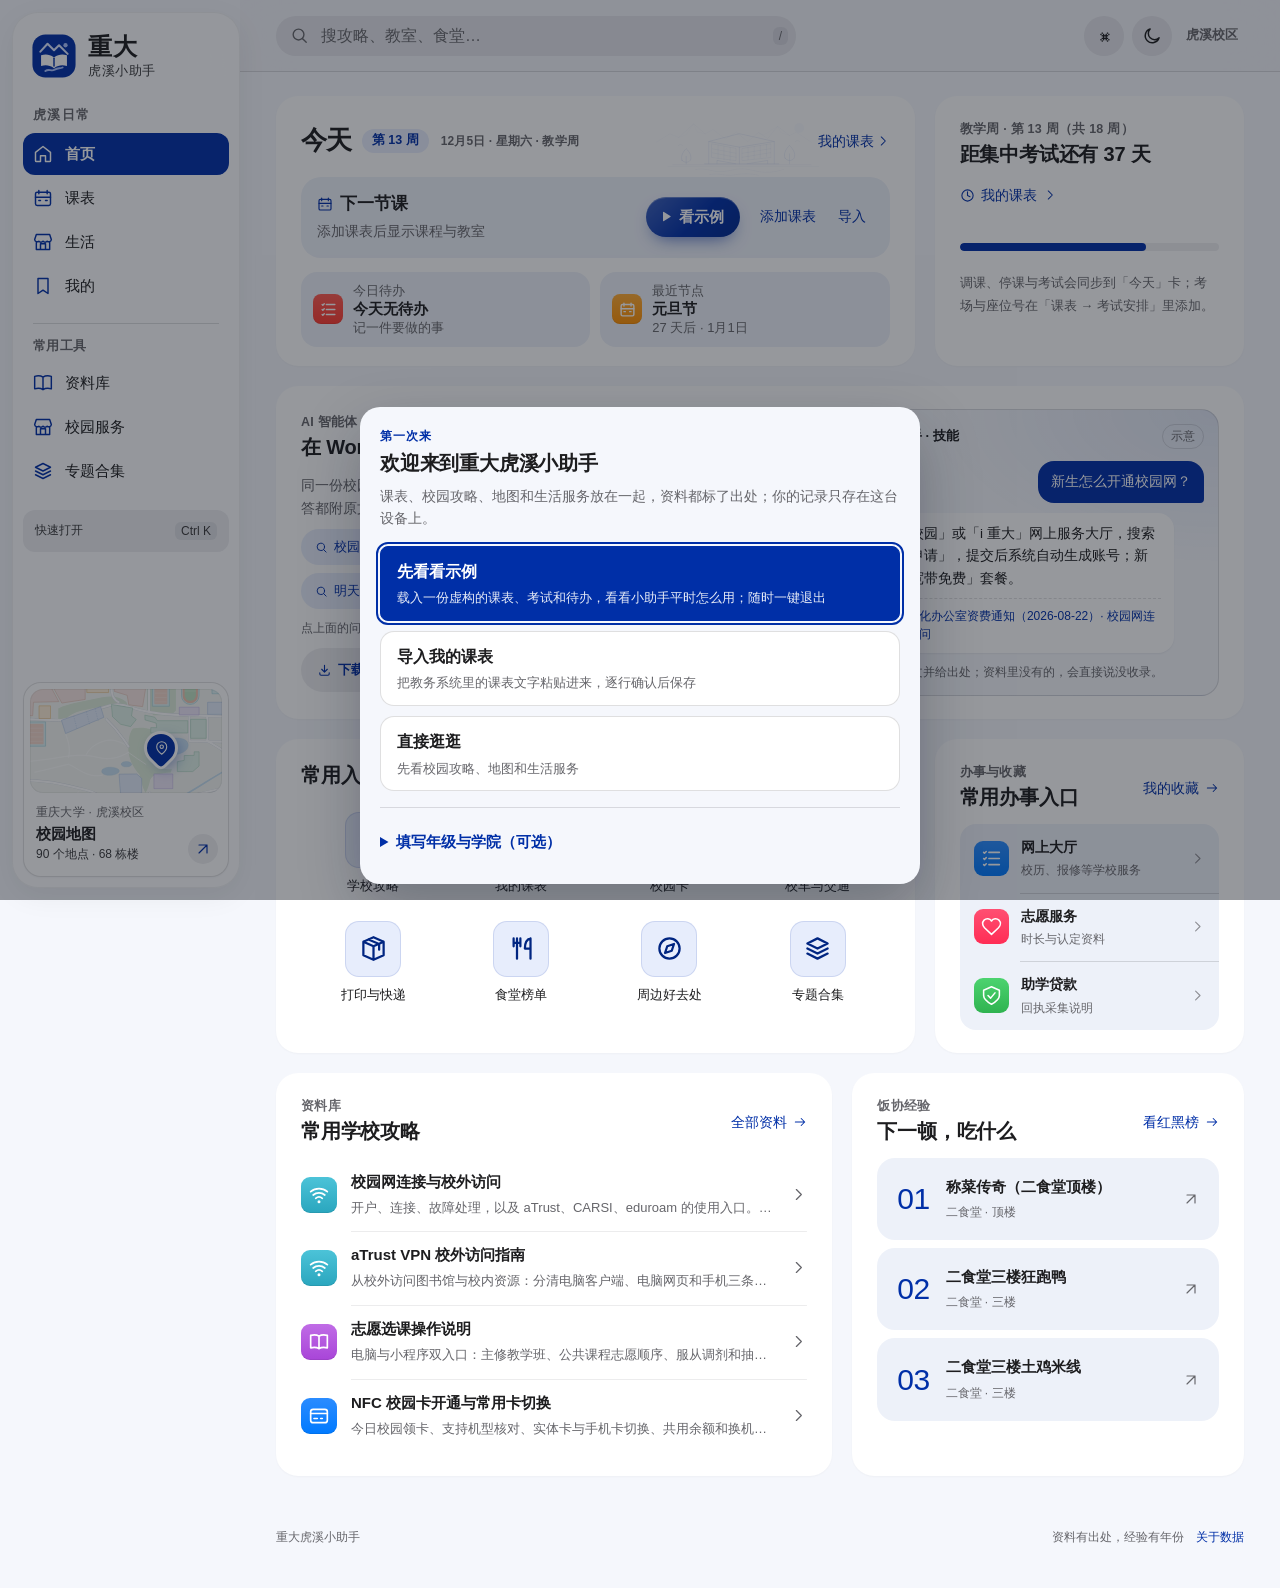
<file: index.html>
<!doctype html>
<html lang="zh-CN">
<head>
  <meta charset="UTF-8">
  <meta name="viewport" content="width=device-width, initial-scale=1, viewport-fit=cover">
  <meta name="theme-color" content="#f5f7fc" media="(prefers-color-scheme: light)">
  <meta name="theme-color" content="#101421" media="(prefers-color-scheme: dark)">
  <meta name="description" content="重大虎溪小助手：重庆大学同学的学校攻略、校园地图与生活服务指南。">
  <title>重大虎溪小助手 · 在虎溪，过好每一天</title>
  <link rel="icon" href="assets/huxi-logo.svg?v=facb22e616" type="image/svg+xml">
  <link rel="apple-touch-icon" href="assets/icons/apple-touch-icon-180.png?v=581e76ca7a">
  <link rel="manifest" href="manifest.webmanifest">
  <meta name="apple-mobile-web-app-capable" content="yes">
  <meta name="apple-mobile-web-app-status-bar-style" content="default">
  <meta name="apple-mobile-web-app-title" content="虎溪小助手">
  <!-- iOS 启动图：按机型物理分辨率生成（tools/build-icons.cjs），浏览器按 media 查询挑一张。 -->
  <link rel="apple-touch-startup-image" media="(device-width: 430px) and (device-height: 932px) and (-webkit-device-pixel-ratio: 3) and (orientation: portrait)" href="assets/splash/splash-1290x2796.png?v=8c3ffd55ad">
  <link rel="apple-touch-startup-image" media="(device-width: 393px) and (device-height: 852px) and (-webkit-device-pixel-ratio: 3) and (orientation: portrait)" href="assets/splash/splash-1179x2556.png?v=62816f5e9b">
  <link rel="apple-touch-startup-image" media="(device-width: 390px) and (device-height: 844px) and (-webkit-device-pixel-ratio: 3) and (orientation: portrait)" href="assets/splash/splash-1170x2532.png?v=1a45f4593f">
  <link rel="apple-touch-startup-image" media="(device-width: 428px) and (device-height: 926px) and (-webkit-device-pixel-ratio: 3) and (orientation: portrait)" href="assets/splash/splash-1284x2778.png?v=7b0cb581e1">
  <link rel="apple-touch-startup-image" media="(device-width: 414px) and (device-height: 896px) and (-webkit-device-pixel-ratio: 3) and (orientation: portrait)" href="assets/splash/splash-1242x2688.png?v=2e5cb6ea5d">
  <link rel="apple-touch-startup-image" media="(device-width: 375px) and (device-height: 812px) and (-webkit-device-pixel-ratio: 3) and (orientation: portrait)" href="assets/splash/splash-1125x2436.png?v=a27887289c">
  <link rel="apple-touch-startup-image" media="(device-width: 414px) and (device-height: 896px) and (-webkit-device-pixel-ratio: 2) and (orientation: portrait)" href="assets/splash/splash-828x1792.png?v=b392b48e23">
  <link rel="apple-touch-startup-image" media="(device-width: 375px) and (device-height: 667px) and (-webkit-device-pixel-ratio: 2) and (orientation: portrait)" href="assets/splash/splash-750x1334.png?v=9655095966">
  <link rel="apple-touch-startup-image" media="(device-width: 1024px) and (device-height: 1366px) and (-webkit-device-pixel-ratio: 2) and (orientation: portrait)" href="assets/splash/splash-2048x2732.png?v=d9917b6e49">
  <link rel="apple-touch-startup-image" media="(device-width: 834px) and (device-height: 1194px) and (-webkit-device-pixel-ratio: 2) and (orientation: portrait)" href="assets/splash/splash-1668x2388.png?v=d69a7abd80">
  <link rel="apple-touch-startup-image" media="(device-width: 820px) and (device-height: 1180px) and (-webkit-device-pixel-ratio: 2) and (orientation: portrait)" href="assets/splash/splash-1640x2360.png?v=53ed6691ec">
  <link rel="apple-touch-startup-image" media="(device-width: 810px) and (device-height: 1080px) and (-webkit-device-pixel-ratio: 2) and (orientation: portrait)" href="assets/splash/splash-1620x2160.png?v=2851b56cd9">
  <link rel="apple-touch-startup-image" media="(device-width: 768px) and (device-height: 1024px) and (-webkit-device-pixel-ratio: 2) and (orientation: portrait)" href="assets/splash/splash-1536x2048.png?v=45e8a680d4">
  <link rel="apple-touch-startup-image" media="(device-width: 744px) and (device-height: 1133px) and (-webkit-device-pixel-ratio: 2) and (orientation: portrait)" href="assets/splash/splash-1488x2266.png?v=42866031ae">
  <link rel="stylesheet" href="css/theme.css?v=d75194442a">
  <link rel="stylesheet" href="css/timetable.css?v=743249fd90">
  <link rel="stylesheet" href="css/exams.css?v=4206dc9793">
  <link rel="stylesheet" href="css/polish.css?v=9bddf67c73">
  <link rel="stylesheet" href="css/map-enhancements.css?v=941a1ae56e">
  <link rel="stylesheet" href="css/dining-experience.css?v=fa82ccd40f">
  <link rel="stylesheet" href="css/item-experience.css?v=6b79eaf7fc">
  <link rel="stylesheet" href="css/daily-overview.css?v=5ae9202630">
  <link rel="stylesheet" href="css/pwa-status.css?v=4144be49f9">
  <link rel="stylesheet" href="css/demo.css?v=ce88950ad4">
  <script src="js/bundle-base.js?v=fa50466dec" defer></script>
  
  
  
  
  
  
  
  
  <script src="js/bundle-content.js?v=5526d1bb71" defer></script>
  
  
  
  
  
  
  
  
  
  
  
  
  <script src="js/search.js?v=82246c09d7" defer></script>
  <script src="js/bundle-ui.js?v=5e78a21571" defer></script>
  
  
  
  
  
  
  
  
  
  
  
  
  
  
  
  
</head>
<body>
  <!-- 离线横幅：样式在 css/theme.css 的「离线横幅」块，由 body.is-offline 控制显隐；
       js/pwa.js 只负责切换 class，默认不占位。 -->
  <div class="offline-banner" id="offline-banner" role="status" aria-live="polite" aria-hidden="true">
    当前离线，部分内容可能不是最新
  </div>
  <a class="skip-link" href="#main">跳到主要内容</a>
  <aside class="sidebar" aria-label="主导航">
    <a class="brand" href="#home" aria-label="重大虎溪小助手首页">
      <img class="brand-mark" src="assets/huxi-logo.svg?v=facb22e616" alt="" width="48" height="48" aria-hidden="true">
      <span class="brand-name">重大<span>虎溪小助手</span></span>
    </a>
    <div class="sidebar-label">虎溪日常</div>
    <nav id="side-nav"></nav>
    <div class="sidebar-bottom"><button class="sidebar-command" data-action="commands">快速打开 <kbd>Ctrl K</kbd></button></div>
    <div class="side-map" id="side-map"></div>
  </aside>

  <div class="app-body">
    <header class="topbar">
      <a class="mobile-brand" href="#home" aria-label="重大虎溪小助手首页"><img class="brand-mark" src="assets/huxi-logo.svg?v=facb22e616" alt="" width="32" height="32" aria-hidden="true"><span class="mobile-brand-name">重大<span>虎溪小助手</span></span></a>
      <div class="search-wrap">
        <form class="global-search" id="search-form" role="search">
          <span id="search-icon" class="search-symbol"></span>
          <input id="global-query" name="q" type="search" placeholder="搜攻略、教室、食堂…" aria-label="全局搜索" autocomplete="off" spellcheck="false">
          <button id="clear-search" class="icon-button search-clear" type="button" aria-label="清空搜索" hidden></button>
          <kbd class="search-key">/</kbd>
        </form>
        <button type="button" class="search-cancel" data-action="close-search">取消</button>
        <div id="search-suggestions" class="search-suggestions" hidden></div>
      </div>
      <div class="topbar-actions"><button class="icon-button command-trigger" data-action="commands" aria-label="快速打开" title="快速打开（Ctrl / ⌘ K）"><span class="command-symbol" aria-hidden="true">⌘</span></button><button class="icon-button theme-toggle" data-action="theme" aria-label="切换暗色模式" aria-pressed="false"></button><span class="campus-label" title="目前主要收录虎溪校区资料">虎溪校区</span></div>
    </header>
    <main id="main" tabindex="-1"></main>
    <footer class="page-footer"><span>重大虎溪小助手</span><span class="footer-about">资料有出处，经验有年份<a href="#about">关于数据</a></span></footer>
  </div>

  <nav class="bottom-nav" id="bottom-nav" aria-label="底部导航"></nav>
  <div class="modal-backdrop" id="modal-backdrop" hidden>
    <section class="detail-modal" id="detail-modal" role="dialog" aria-modal="true" aria-labelledby="modal-title" tabindex="-1"></section>
  </div>
  <div id="toast" class="toast" role="status" aria-live="polite"></div>
  <noscript><p class="noscript">请启用浏览器 JavaScript 以体验搜索、地图和页面切换。</p></noscript>
</body>
</html>
</file>
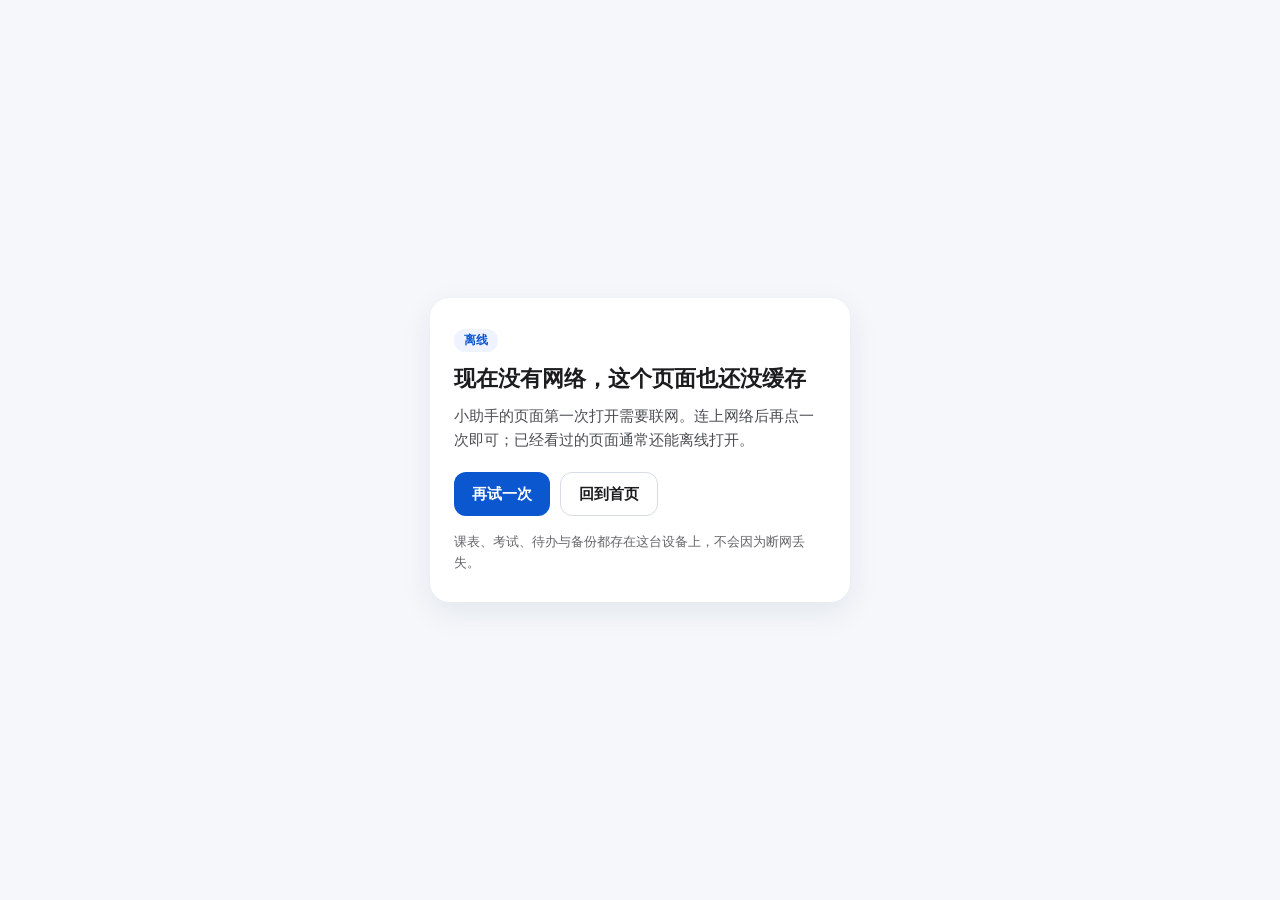
<file: offline.html>
<!doctype html>
<html lang="zh-CN">
  <head>
    <meta charset="utf-8" />
    <meta name="viewport" content="width=device-width, initial-scale=1, viewport-fit=cover" />
    <meta name="theme-color" content="#f5f7fb" />
    <meta name="robots" content="noindex" />
    <title>暂时连不上网络 · 重大虎溪小助手</title>
    <style>
      :root {
        color-scheme: light dark;
      }
      * {
        box-sizing: border-box;
      }
      body {
        margin: 0;
        min-height: 100vh;
        display: grid;
        place-items: center;
        padding: 24px;
        background: #f5f7fb;
        color: #1b1c1e;
        font-family:
          system-ui,
          -apple-system,
          'PingFang SC',
          'Microsoft YaHei',
          sans-serif;
        line-height: 1.6;
      }
      main {
        width: min(420px, 100%);
        padding: 28px 24px;
        border-radius: 20px;
        background: #ffffff;
        box-shadow: 0 10px 30px rgba(16, 32, 64, 0.08);
      }
      .badge {
        display: inline-block;
        margin: 0 0 12px;
        padding: 2px 10px;
        border-radius: 999px;
        background: #eef3ff;
        color: #0b57d0;
        font-size: 12px;
        font-weight: 600;
      }
      h1 {
        margin: 0 0 10px;
        font-size: 22px;
        line-height: 1.35;
      }
      p {
        margin: 0 0 14px;
        color: #4a4d52;
        font-size: 15px;
      }
      .actions {
        display: flex;
        flex-wrap: wrap;
        gap: 10px;
        margin: 20px 0 16px;
      }
      .actions a {
        display: inline-flex;
        align-items: center;
        justify-content: center;
        min-height: 44px;
        padding: 0 18px;
        border-radius: 12px;
        font-size: 15px;
        font-weight: 600;
        text-decoration: none;
      }
      .primary {
        background: #0b57d0;
        color: #ffffff;
      }
      .secondary {
        border: 1px solid #d7dce6;
        color: #1b1c1e;
        background: #ffffff;
      }
      .tip {
        margin-bottom: 0;
        font-size: 13px;
        color: #66666b;
      }
      @media (prefers-color-scheme: dark) {
        body {
          background: #101114;
          color: #f2f3f5;
        }
        main {
          background: #1b1d21;
          box-shadow: none;
        }
        .badge {
          background: #1d2c4a;
          color: #a8c7ff;
        }
        p {
          color: #c3c6cc;
        }
        .tip {
          color: #9aa0a8;
        }
        .secondary {
          border-color: #33363c;
          background: #1b1d21;
          color: #f2f3f5;
        }
      }
    </style>
  </head>
  <body>
    <main>
      <p class="badge">离线</p>
      <h1>现在没有网络，这个页面也还没缓存</h1>
      <p>
        小助手的页面第一次打开需要联网。连上网络后再点一次即可；已经看过的页面通常还能离线打开。
      </p>
      <div class="actions">
        <a class="primary" href="">再试一次</a>
        <a class="secondary" href="./index.html">回到首页</a>
      </div>
      <p class="tip">课表、考试、待办与备份都存在这台设备上，不会因为断网丢失。</p>
    </main>
  </body>
</html>
</file>
<file: css/theme.css>
/* Campus theme — canonical shared styles.
 * Palette, layout, controls, reading screens and feature components share these tokens.
 * Edit this file directly; archived stylesheets are migration references only.
 * Load order: theme.css → timetable.css → polish.css.
 */
/* Design tokens: colour, dimensions, typography, motion and map palette. */
:root {
  --sidebar: 240px;
  --radius-small: 8px;
  --space-1: 4px;
  --space-2: 8px;
  --space-3: 12px;
  --space-4: 16px;
  --space-5: 24px;
  --space-6: 32px;
  --glass-blur: 30px;
  --motion-fast: 150ms;
  --motion-state: 220ms;
  --motion-panel: 280ms;
  --ease-out: cubic-bezier(0.2, 0.7, 0.2, 1);
  --radius-pill: 999px;
  --control-size: 40px;
  --touch-target: 44px;
}
/* Brand: 克莱因蓝 (Klein blue) on a blue-tinted paper. The default accent (klein, and the
   retired "forest" preference) uses the values in this block and the dark block below;
   blue and clay remain optional accents further down. */
body {
  --brand-klein: #002fa7;
  --brand-paper: #f5f7fc;
  --accent: #002fa7;
  --accent-strong: #002581;
  --accent-2: #365fc9;
  --on-accent: #ffffff;
  --accent-container: #e7edfc;
  --chip-active-bg: var(--ink);
  --chip-active-ink: #ffffff;
  --glass-edge: rgb(255 255 255 / 0.9);
  --glass-low-edge: rgb(17 24 39 / 0.06);
  --glass-shadow: 0 1px 2px rgb(17 24 39 / 0.04);
  --hero-1: #001b64;
  --hero-2: #002fa7;
  --hero-3: #2855c5;
  --hero-glow-a: rgb(168 192 255 / 0.2);
  --hero-glow-b: rgb(220 231 255 / 0.16);
  --hero-ink-soft: rgb(255 255 255 / 0.76);
  --ca-outside: #e7eaee;
  --ca-street: #f6f7f9;
  --ca-road: #ffffff;
  --ca-casing: #d9dee4;
  --ca-arterial: #f3e3b5;
  --ca-land: #f4f6f2;
  --ca-edge: #cfd6dc;
  --ca-green: #dcebd8;
  --ca-water: #c6def0;
  --ca-water-edge: #a9cbe5;
  --ca-water-ink: #3f6f98;
  --ca-path: rgb(255 255 255 / 0.95);
  --ca-dorm: #f7e6e1;
  --ca-dorm-edge: #dfb2a4;
  --ca-dorm-ink: #9b3d2c;
  --ca-dining: #fcecd5;
  --ca-dining-edge: #e5b36d;
  --ca-dining-ink: #8a5310;
  --ca-academic: #e2ebf8;
  --ca-academic-edge: #a5bde2;
  --ca-academic-ink: #2b4f8f;
  --ca-teaching: #def0e7;
  --ca-teaching-edge: #9dcdb3;
  --ca-teaching-ink: #1f6b4f;
  --ca-culture: #ece6f7;
  --ca-culture-edge: #bcaee2;
  --ca-culture-ink: #5b46a0;
  --ca-service: #ece6f7;
  --ca-service-edge: #bcaee2;
  --ca-service-ink: #5b46a0;
  --ca-sport: #dcf0f2;
  --ca-sport-edge: #92c9d2;
  --ca-sport-ink: #16707d;
  --ca-medical: #fbe3e7;
  --ca-medical-edge: #e6a4b0;
  --ca-medical-ink: #a8324b;
  --ca-track: #efc3b0;
  --ca-field: #bfe0c1;
  --ca-court: #f1d5c9;
  --ca-label: #263241;
  --ca-label-soft: #5f6b78;
  --ca-halo: rgb(255 255 255 / 0.9);
  --ca-gate: #1f2937;
  --ca-legend: rgb(255 255 255 / 0.92);
  --pin-study: #2f5fc4;
  --pin-dining: #c46f17;
  --pin-sport: #0f7f8f;
  --pin-life: #b04565;
  --bg: var(--brand-paper);
  --paper: var(--bg);
  --surface: #ffffff;
  --surface-secondary: #edf1f9;
  --surface-tertiary: #e5e5ea;
  --content-fill: #ffffff;
  --ink: #1d1d1f;
  --ink-soft: #3a3a3c;
  --muted: #66666b;
  --line: rgb(60 60 67 / 0.16);
  --line-strong: rgb(60 60 67 / 0.29);
  --control-border: #c7c7cc;
  --fill-1: rgb(118 118 128 / 0.12);
  --fill-2: rgb(118 118 128 / 0.2);
  --seg-track: rgb(118 118 128 / 0.12);
  --seg-thumb: #ffffff;
  --glass-fill: rgb(242 242 247 / 0.8);
  --bar-fill: rgb(255 255 255 / 0.74);
  --glass-hover: #ffffff;
  --popover-fill: rgb(255 255 255 / 0.9);
  --radius: 22px;
  --radius-control: 12px;
  --card-shadow: 0 1px 2px rgb(0 0 0 / 0.03);
  --card-shadow-hover: 0 14px 34px rgb(0 0 0 / 0.08), 0 2px 6px rgb(0 0 0 / 0.04);
  --shadow-soft: var(--card-shadow);
  --shadow-float: 0 30px 80px rgb(0 0 0 / 0.2), 0 8px 24px rgb(0 0 0 / 0.08);
  --scroll-thumb: #c7c7cc;
  --sys-red: #ff3b30;
  --sys-red-text: #d70015;
  --font-body:
    -apple-system, BlinkMacSystemFont, 'SF Pro Text', 'SF Pro SC', 'PingFang SC',
    'Segoe UI Variable Text', 'Segoe UI', 'HarmonyOS Sans SC', 'MiSans', 'Microsoft YaHei UI',
    'Microsoft YaHei', sans-serif;
  --font-display:
    -apple-system, BlinkMacSystemFont, 'SF Pro Display', 'SF Pro SC', 'PingFang SC',
    'Segoe UI Variable Display', 'Segoe UI', 'HarmonyOS Sans SC', 'MiSans', 'Microsoft YaHei UI',
    'Microsoft YaHei', sans-serif;
}
body[data-theme='dark'] {
  --shadow-soft: 0 4px 20px rgb(0 10 3 / 0.1);
  --accent: #8eabff;
  --accent-strong: #b6c8ff;
  --accent-2: #a8c0ff;
  --on-accent: #081638;
  --accent-container: #20325d;
  --chip-active-bg: #f3f4f6;
  --chip-active-ink: #0b0e12;
  --glass-edge: rgb(255 255 255 / 0.06);
  --glass-low-edge: rgb(0 0 0 / 0.4);
  --glass-shadow: 0 1px 2px rgb(0 0 0 / 0.3);
  --hero-1: #081329;
  --hero-2: #10225a;
  --hero-3: #193a98;
  --hero-glow-a: rgb(168 192 255 / 0.2);
  --hero-glow-b: rgb(220 231 255 / 0.16);
  --ca-outside: #0e1217;
  --ca-street: #161c23;
  --ca-road: #2a333e;
  --ca-casing: #0b0f14;
  --ca-arterial: #3a3322;
  --ca-land: #151b22;
  --ca-edge: #2a333e;
  --ca-green: #17291f;
  --ca-water: #15324a;
  --ca-water-edge: #1f4766;
  --ca-water-ink: #8cc4ea;
  --ca-path: rgb(110 125 140 / 0.45);
  --ca-dorm: #33201f;
  --ca-dorm-edge: #7d4a42;
  --ca-dorm-ink: #f4b4a5;
  --ca-dining: #33281a;
  --ca-dining-edge: #8a6530;
  --ca-dining-ink: #f5c983;
  --ca-academic: #18263c;
  --ca-academic-edge: #3d5f92;
  --ca-academic-ink: #a9c6f5;
  --ca-teaching: #15302a;
  --ca-teaching-edge: #3b7a63;
  --ca-teaching-ink: #9de0c2;
  --ca-culture: #251f3d;
  --ca-culture-edge: #5d5196;
  --ca-culture-ink: #c8bbf5;
  --ca-service: #251f3d;
  --ca-service-edge: #5d5196;
  --ca-service-ink: #c8bbf5;
  --ca-sport: #132f36;
  --ca-sport-edge: #36808d;
  --ca-sport-ink: #93dbe6;
  --ca-medical: #351d24;
  --ca-medical-edge: #84485a;
  --ca-medical-ink: #f5a9b8;
  --ca-track: #5a3428;
  --ca-field: #1f3f2a;
  --ca-court: #4a3029;
  --ca-label: #e5e9ee;
  --ca-label-soft: #a3adb8;
  --ca-halo: rgb(14 18 23 / 0.88);
  --ca-gate: #e5e9ee;
  --ca-legend: rgb(18 22 28 / 0.92);
  --pin-study: #6f9cf5;
  --pin-dining: #e9a24a;
  --pin-sport: #3cc0d0;
  --pin-life: #e57c9d;
  --bg: #101421;
  --surface: #1c1c1e;
  --surface-secondary: #202a3e;
  --surface-tertiary: #3a3a3c;
  --content-fill: #1c1c1e;
  --ink: #f5f5f7;
  --ink-soft: #d1d1d6;
  --muted: #a5a5ac;
  --line: rgb(84 84 88 / 0.55);
  --line-strong: rgb(84 84 88 / 0.85);
  --control-border: #48484a;
  --fill-1: rgb(118 118 128 / 0.24);
  --fill-2: rgb(118 118 128 / 0.34);
  --seg-track: rgb(118 118 128 / 0.24);
  --seg-thumb: #636366;
  --glass-fill: rgb(0 0 0 / 0.74);
  --bar-fill: rgb(30 30 32 / 0.74);
  --glass-hover: #2c2c2e;
  --popover-fill: rgb(28 28 30 / 0.92);
  --card-shadow: none;
  --card-shadow-hover: 0 14px 34px rgb(0 0 0 / 0.5);
  --shadow-float: 0 30px 80px rgb(0 0 0 / 0.7), 0 8px 24px rgb(0 0 0 / 0.4);
  --scroll-thumb: #48484a;
  --sys-red: #ff453a;
  --sys-red-text: #ff6961;
}
@media (max-width: 1200px) {
  :root {
    --sidebar: 224px;
  }
}
body[data-readability='solid'] {
  --content-fill: var(--surface);
  --glass-fill: var(--surface);
  --bar-fill: var(--surface);
  --popover-fill: var(--surface);
}
body[data-readability='high-contrast'] {
  --content-fill: var(--surface);
  --control-border: #4b5563;
  --glass-fill: var(--surface);
  --bar-fill: var(--surface);
  --popover-fill: var(--surface);
  --muted: #3a3a3c;
  --line: rgb(60 60 67 / 0.5);
  --line-strong: #8e8e93;
}
body[data-theme='dark'][data-readability='high-contrast'] {
  --control-border: #d1d5db;
  --muted: #e5e5ea;
  --line: rgb(235 235 245 / 0.4);
  --line-strong: #aeaeb2;
}
body[data-accent='blue'] {
  --accent: #0071e3;
  --accent-strong: #0062c4;
  --accent-2: #32ade6;
  --on-accent: #ffffff;
  --accent-container: #e6f0fc;
  --hero-1: #0a3f9e;
  --hero-2: #1b6fe0;
  --hero-3: #4fa3ff;
  --hero-glow-a: rgb(255 255 255 / 0.26);
  --hero-glow-b: rgb(100 210 255 / 0.34);
}
body[data-accent='clay'] {
  --accent: #c93400;
  --accent-strong: #a82b00;
  --accent-2: #ffb300;
  --on-accent: #ffffff;
  --accent-container: #fbeae3;
  --hero-1: #9a2d06;
  --hero-2: #e2531a;
  --hero-3: #ff9a3d;
  --hero-glow-a: rgb(255 255 255 / 0.24);
  --hero-glow-b: rgb(255 204 0 / 0.32);
}
body[data-accent] {
  --chip-active-bg: var(--accent);
  --chip-active-ink: var(--on-accent);
  --hero-ink-soft: rgb(255 255 255 / 0.84);
}
body[data-theme='dark'][data-accent='blue'] {
  --accent: #0a84ff;
  --accent-strong: #409cff;
  --accent-2: #64d2ff;
  --on-accent: #ffffff;
  --accent-container: rgb(10 132 255 / 0.2);
  --hero-1: #062a6b;
  --hero-2: #0f4fb0;
  --hero-3: #2f7fe8;
}
body[data-theme='dark'][data-accent='clay'] {
  --accent: #ff9f0a;
  --accent-strong: #ffb340;
  --accent-2: #ffd60a;
  --on-accent: #2b1300;
  --accent-container: rgb(255 159 10 / 0.18);
  --hero-1: #6b1e04;
  --hero-2: #a93c10;
  --hero-3: #d9701f;
}
/* Components and responsive behaviour. */
* {
  box-sizing: border-box;
  margin: 0;
  padding: 0;
  scrollbar-width: thin;
  scrollbar-color: var(--scroll-thumb) transparent;
}
html {
  scroll-behavior: smooth;
  scroll-padding-top: 100px;
}
button {
  color: inherit;
  border: 0;
  background: 0 0;
  cursor: pointer;
  touch-action: manipulation;
  font: inherit;
  -webkit-tap-highlight-color: transparent;
  transition:
    background-color var(--motion-fast),
    border-color var(--motion-fast),
    color var(--motion-fast),
    box-shadow var(--motion-fast),
    transform var(--motion-fast);
}
a {
  color: inherit;
  text-decoration: none;
  font: inherit;
  -webkit-tap-highlight-color: transparent;
}
img {
  display: block;
  max-width: 100%;
}
svg {
  display: block;
  flex-shrink: 0;
}
[hidden] {
  display: none !important;
}
h1,
h2,
h3 {
  font-weight: 600;
  line-height: 1.5;
  text-wrap: pretty;
  color: var(--ink);
  font-family: var(--font-display);
  letter-spacing: -0.01em;
}
main:focus {
  outline: none;
} /* Navigation and layout — sidebar, search bar, navigation and page shell. */
.skip-link {
  position: fixed;
  top: 12px;
  left: 20px;
  padding: 12px 20px;
  background: var(--accent);
  z-index: 100;
  transform: translateY(-150%);
  color: var(--on-accent);
}
.skip-link:focus {
  transform: none;
}
.sidebar {
  position: fixed;
  display: flex;
  flex-direction: column;
  z-index: 30;
  border-right: 1px solid var(--glass-low-edge);
  inset: 12px auto 12px 12px;
  width: calc(var(--sidebar) - 12px);
  height: auto;
  padding: 20px 10px 10px;
  background: var(--bar-fill);
  box-shadow: 0 8px 30px rgb(0 0 0/0.06);
  backdrop-filter: blur(30px) saturate(180%);
  -webkit-backdrop-filter: blur(30px) saturate(180%);
}
.brand {
  display: flex;
  align-items: center;
  padding: 0 8px;
  gap: 11px;
}
.brand-mark {
  flex: 0 0 auto;
  display: block;
}
.brand > .brand-mark {
  width: 46px;
  height: 46px;
}
.brand-symbol {
  display: flex;
  align-items: flex-end;
  justify-content: center;
  gap: var(--space-1);
  width: 38px;
  height: 38px;
  padding: 10px 8px;
  box-shadow:
    inset 0 1px 0 rgb(255 255 255/0.18),
    0 4px 12px rgb(0 0 0/0.12);
  border-radius: 10px;
  background: linear-gradient(165deg, var(--hero-3), var(--hero-1));
}
.brand-symbol span {
  display: block;
  border-radius: 1px;
  height: 13px;
  width: 4px;
  background: #fff;
}
.brand-symbol span:nth-child(3) {
  height: 16px;
}
.brand-name {
  font: 700 24px/1.2 var(--font-display);
  color: var(--ink);
  letter-spacing: 0.025em;
}
.brand-name > span {
  display: block;
  font-size: 13px;
  font-weight: 500;
  letter-spacing: 0.04em;
  color: var(--ink-soft);
  margin-top: 1px;
}
.side-nav-item {
  display: flex;
  align-items: center;
  width: 100%;
  text-align: left;
  position: relative;
  gap: var(--space-3);
  padding: 9px 10px;
  margin: 2px 0;
  min-height: var(--control-size);
  border-radius: var(--radius-control);
  color: var(--ink);
  font-size: 15px;
  font-weight: 500;
}
.side-nav-item svg {
  width: 20px;
  height: 20px;
  transition: color var(--motion-fast);
  color: var(--accent);
}
.sidebar-note {
  margin-top: auto;
  display: flex;
  align-items: center;
  margin: auto 0 10px;
  padding: 14px;
  gap: 10px;
  border: 0;
  background: var(--fill-1);
  border-radius: 16px;
  color: var(--muted);
}
.sidebar-note p {
  font-family: var(--font-display);
  font: 600 12px/1.6 var(--font-body);
  font-size: 12.5px;
  font-weight: 650;
  line-height: 1.5;
  color: var(--ink);
}
.sidebar-note small {
  display: block;
  font-size: 13px;
  color: var(--muted);
  margin-top: 2px;
  letter-spacing: 0;
}
.sidebar-bottom {
  margin-top: 12px;
  font-size: 12px;
  color: var(--muted);
  padding: 0;
  border: 0;
}
/* Campus line drawing at the foot of the sidebar. */
.sidebar::after {
  content: '';
  display: block;
  width: 100%;
  height: 88px;
  margin-top: auto;
  background: url('../assets/huxi-campus-line.svg?v=cd4af41110') center / contain no-repeat;
  opacity: 0.62;
  pointer-events: none;
}
.app-body {
  margin-left: var(--sidebar);
  min-width: 0;
}
.topbar {
  position: sticky;
  top: 0;
  z-index: 20;
  display: flex;
  align-items: center;
  min-height: 72px;
  gap: 20px;
  box-shadow: none;
  background: var(--glass-fill);
  backdrop-filter: blur(24px) saturate(180%);
  -webkit-backdrop-filter: blur(24px) saturate(180%);
}
.mobile-brand {
  display: none;
}
.search-wrap {
  position: relative;
  width: min(520px, 58%);
}
.global-search {
  display: flex;
  align-items: center;
  gap: var(--space-3);
  padding: 0 15px;
  transition:
    border-color 0.16s,
    box-shadow 0.16s;
  border-color: var(--line);
  height: var(--control-size);
  border: 0;
  border-radius: var(--radius-pill);
  background: var(--fill-1);
  box-shadow: none;
}
.global-search input {
  border: 0;
  outline: none;
  width: 100%;
  min-width: 0;
  height: 100%;
  font-size: 16px;
}
.global-search input,
body[data-theme='dark'] .global-search input {
  background: 0 0;
}
.global-search input::placeholder {
  color: var(--muted);
}
.global-search input::-webkit-search-cancel-button {
  display: none;
}
.search-key {
  line-height: 22px;
  border-color: var(--control-border);
  font: 12px var(--font-body);
  padding: 2px 6px;
  border: 0;
  background: var(--fill-1);
  box-shadow: none;
  color: var(--muted);
  border-radius: 6px;
}
.icon-button {
  display: inline-flex;
  align-items: center;
  justify-content: center;
  width: var(--control-size);
  min-width: var(--control-size);
  height: var(--control-size);
  min-height: var(--control-size);
  border-radius: 50%;
  background: var(--fill-1);
  color: var(--ink);
}
.search-clear {
  margin-right: -7px;
  width: 28px;
  min-width: 28px;
  height: 28px;
  min-height: 28px;
  background: var(--fill-2);
}
.topbar-actions {
  margin-left: auto;
  display: flex;
  align-items: center;
  gap: var(--space-2);
}
.campus-label {
  display: inline-flex;
  align-items: center;
  white-space: nowrap;
  padding: 0 6px;
  color: var(--muted);
  font-size: 13px;
  font-weight: 600;
}
.avatar {
  font-family: var(--font-display);
  font-size: 17px;
  border-color: var(--line);
  display: grid;
  place-items: center;
  width: var(--control-size);
  height: var(--control-size);
  border-radius: 50%;
  border: 0;
  color: #fff;
  font: 650 14px var(--font-display);
  font-weight: 600;
  background: linear-gradient(180deg, #a5abb8, #858994);
  box-shadow: none;
}
.search-suggestions {
  position: absolute;
  top: 58px;
  left: 0;
  right: 0;
  padding: 23px;
  z-index: 40;
  border-color: var(--line);
  background: var(--popover-fill);
  box-shadow: var(--shadow-float);
  backdrop-filter: blur(30px) saturate(180%);
  -webkit-backdrop-filter: blur(30px) saturate(180%);
}
.suggestion-title {
  display: flex;
  align-items: center;
  justify-content: space-between;
  font-size: 13px;
  color: var(--muted);
  margin-bottom: 12px;
}
.small-text-button {
  font-size: 12px;
  min-height: var(--touch-target);
  text-decoration: underline;
  text-underline-offset: 3px;
}
.suggestion-tags {
  display: flex;
  flex-wrap: wrap;
  gap: var(--space-2);
}
.suggestion-tags button {
  max-width: 100%;
  white-space: normal;
  text-align: left;
  line-height: 1.7;
  border-color: var(--line);
  min-height: 34px;
  padding: 6px 15px;
  border: 0;
  border-radius: var(--radius-pill);
  background: var(--fill-1);
  color: var(--ink);
  font-size: 14px;
  font-weight: 500;
  box-shadow: none;
}
.suggestion-note {
  font-size: 12px;
  margin-top: 16px;
  line-height: 1.9;
  color: var(--muted);
}
main {
  margin: 0 auto;
  margin-inline: auto;
  scroll-margin-top: 100px;
  max-width: 1420px;
  /* 首屏脚本填充 #main 之前，页尾会先贴在视口底部；内容渲染后再被推下两千多像素，
     Lighthouse 把这一次位移记成 0.368 的 CLS，是性能分最大的单点损失。
     内容区先占满一屏，页尾从第一帧起就在折叠线以下，这次位移不再计入视口。 */
  min-height: calc(100vh - 72px);
  min-height: calc(100svh - 72px);
} /* Shared reading and discovery components — headings, lists, cards and filters. */
.page-intro {
  display: flex;
  justify-content: space-between;
  gap: 25px;
  align-items: flex-end;
  margin-bottom: 22px;
}
.intro-subtitle {
  line-height: 1.8;
  margin-top: 6px;
  font-size: 15px;
  color: var(--muted);
}
.intro-tag {
  padding-bottom: 5px;
  display: inline-flex;
  align-items: center;
  gap: 6px;
  padding: 6px 12px;
  border-radius: var(--radius-pill);
  font-size: 12px;
  white-space: nowrap;
  border: 0;
  background: var(--fill-1);
  color: var(--ink-soft);
  font-weight: 500;
}
.eyebrow {
  display: none;
}
.home-hero {
  display: grid;
  grid-template-columns: minmax(250px, 0.85fr) minmax(0, 1.35fr);
  gap: 40px;
  align-items: center;
  padding: 6px 0 29px;
}
.hero-copy {
  padding: 0 0 30px;
}
.hero-kicker {
  font-size: 12px;
  letter-spacing: 2px;
  color: #63715f;
  margin-bottom: 22px;
}
.hero-copy h1 {
  font: 400 clamp(40px, 4.3vw, 60px) / 1.28 var(--font-display);
  letter-spacing: 1px;
  color: #173d2d;
}
.hero-description {
  font-size: 15px;
  line-height: 1.9;
  color: var(--muted);
  margin-top: 22px;
}
.hero-actions {
  display: flex;
  align-items: center;
  gap: 21px;
  margin-top: 25px;
  flex-wrap: wrap;
}
.primary-button {
  line-height: 1.5;
  display: inline-flex;
  align-items: center;
  justify-content: center;
  gap: 10px;
  min-height: var(--touch-target);
  padding: 10px 20px;
  border: 0;
  border-radius: var(--radius-pill);
  background: var(--accent);
  color: var(--on-accent);
  font-size: 15px;
  font-weight: 600;
  box-shadow: none;
}
.text-button {
  display: inline-flex;
  align-items: center;
  white-space: nowrap;
  min-height: var(--touch-target);
  color: var(--accent);
  gap: 6px;
  font-size: 14px;
  font-weight: 500;
}
.text-button:hover {
  text-decoration: underline;
  text-underline-offset: 5px;
}
.hero-photo {
  min-width: 0;
}
.hero-photo > img {
  width: 100%;
  height: 338px;
  object-fit: cover;
  object-position: 58% 64%;
  border-radius: 4px;
}
.hero-photo figcaption {
  display: flex;
  align-items: center;
  justify-content: space-between;
  gap: var(--space-2);
  font-size: 12px;
  color: var(--muted);
  margin-top: 11px;
}
.hero-photo figcaption a {
  display: flex;
  align-items: center;
  gap: var(--space-1);
}
.hero-photo figcaption a:hover {
  text-decoration: underline;
}
.quick-links {
  display: grid;
  grid-template-columns: repeat(5, minmax(0, 1fr));
  gap: 20px;
  margin: 0 0 37px;
  border-top: 1px solid var(--line);
  border-bottom: 1px solid var(--line);
  padding: 13px 0;
}
.quick-link {
  display: flex;
  align-items: center;
  text-align: left;
  gap: 13px;
  padding: 10px 8px;
  min-height: 64px;
  border-radius: 4px;
  min-width: 0;
}
.quick-link:hover {
  background: #e8ece2;
}
.quick-link h3 {
  font-size: 14px;
  font-weight: 600;
  white-space: nowrap;
}
.quick-link p {
  font-size: 12px;
  color: var(--muted);
  margin-top: 4px;
}
.quick-arrow {
  margin-left: auto;
  color: var(--muted);
}
.quick-link .icon-tile {
  width: 25px;
  height: 32px;
  background: 0 0;
  border-radius: 0;
  flex-shrink: 0;
}
.icon-tile {
  display: inline-flex;
  align-items: center;
  justify-content: center;
  width: 42px;
  height: 42px;
  flex-shrink: 0;
  border-radius: 11px;
  background: var(--accent-container);
  color: var(--accent);
}
.home-columns {
  display: grid;
  grid-template-columns: minmax(0, 1.5fr) minmax(280px, 1fr);
  gap: 34px;
  align-items: start;
}
.section-heading {
  display: flex;
  align-items: center;
  justify-content: space-between;
  gap: 18px;
  margin-bottom: 12px;
  min-height: var(--touch-target);
}
.section-heading h2 {
  font-size: 20px;
  font-weight: 600;
  display: flex;
  align-items: baseline;
  gap: 14px;
}
.section-sub {
  font-size: 12px;
  font-weight: 400;
  color: var(--muted);
}
.guide-list {
  border-top: 1px solid var(--line);
  border: 0;
}
.guide-row {
  display: flex;
  align-items: center;
  text-align: left;
  border-bottom: 1px solid var(--line);
  border-color: var(--line);
  position: relative;
  padding: var(--space-3);
  margin: 0-12px;
  width: calc(100% + 24px);
  gap: 14px;
  border: 0;
  min-height: 64px;
  border-radius: 14px;
}
.guide-row:hover .row-title {
  color: #48694a;
}
.row-content {
  flex: 1;
  min-width: 0;
}
.row-title {
  display: block;
  line-height: 1.7;
  font-size: 14px;
  font-weight: 600;
}
.row-summary {
  display: -webkit-box;
  -webkit-box-orient: vertical;
  overflow: hidden;
  line-height: 1.75;
  color: var(--muted);
  margin-top: 3px;
  -webkit-line-clamp: 1;
  font-size: 12px;
}
.row-end {
  display: flex;
  align-items: center;
  gap: 10px;
  flex-shrink: 0;
  color: var(--muted);
}
.pill {
  padding: 4px 8px;
  line-height: 1.7;
  display: inline-flex;
  background: var(--surface-secondary);
  color: var(--muted);
  border-radius: 5px;
  font-size: 12px;
}
.food-feature {
  background: #e9ecdf;
  border-radius: 5px;
  padding: 25px 27px;
}
.food-feature-tag {
  font-size: 12px;
  color: #607052;
  letter-spacing: 1px;
}
.food-feature h2 {
  font: 400 32px/1.5 var(--font-display);
  margin: 10px 0;
}
.food-feature-summary {
  font-size: 13px;
  color: var(--muted);
}
.food-preview-list {
  margin: 17px 0 8px;
}
.food-preview-list button {
  display: flex;
  align-items: center;
  justify-content: space-between;
  gap: var(--space-4);
  text-align: left;
  width: 100%;
  font-size: 13px;
  min-height: 47px;
  padding: 10px 0;
  border-top: 1px solid #cbd3c0;
}
.food-preview-list button:hover {
  color: #486d38;
}
.food-preview-list button span {
  display: -webkit-box;
  -webkit-box-orient: vertical;
  -webkit-line-clamp: 1;
  overflow: hidden;
}
.food-feature .text-button {
  margin-top: 4px;
}
.home-services {
  margin-top: 37px;
}
.service-strip {
  display: grid;
  grid-template-columns: repeat(6, minmax(0, 1fr));
  border: 1px solid var(--line);
  border-radius: 6px;
  background: #fff;
  padding: 13px;
}
.service-mini {
  display: flex;
  flex-direction: column;
  align-items: center;
  justify-content: center;
  gap: var(--space-3);
  min-height: 85px;
  padding: 10px 5px;
  font-size: 13px;
  color: var(--muted);
  border-radius: 4px;
}
.service-mini:hover {
  background: #f0f2e9;
  color: var(--accent);
}
.service-mini svg {
  color: #57744f;
}
.home-bottom {
  display: flex;
  align-items: center;
  gap: 19px;
  margin: 29px 0 0;
  padding: 22px 0;
  border-top: 1px solid var(--line);
  border-bottom: 1px solid var(--line);
}
.home-bottom-icon {
  color: #62774e;
}
.home-bottom h3 {
  font-size: 16px;
}
.home-bottom p {
  font-size: 13px;
  color: var(--muted);
  margin-top: 5px;
}
.home-bottom .text-button {
  margin-left: auto;
}
.filter-row {
  display: flex;
  align-items: center;
  flex-wrap: wrap;
  min-width: 0;
  border-color: var(--line);
  border-bottom: 0;
  padding-bottom: 0;
  margin: 14px 0 22px;
  gap: var(--space-2);
}
.filter-chip {
  white-space: nowrap;
  min-height: 34px;
  padding: 6px 15px;
  border: 0;
  border-radius: var(--radius-pill);
  background: var(--fill-1);
  color: var(--ink);
  font-size: 14px;
  font-weight: 500;
  box-shadow: none;
}
.guide-grid {
  display: grid;
  grid-template-columns: repeat(3, minmax(0, 1fr));
  gap: var(--space-4);
}
.guide-card {
  min-width: 0;
  text-align: left;
  display: flex;
  flex-direction: column;
  border-bottom: 1px solid var(--line);
  min-height: 206px;
  border: 1px solid var(--line);
  transition:
    transform var(--motion-state) var(--ease-out),
    box-shadow var(--motion-state),
    border-color var(--motion-fast);
  border-color: transparent;
  border-radius: var(--radius);
  background: var(--content-fill);
  box-shadow: var(--card-shadow);
  padding: 22px 22px 18px;
}
.card-top {
  display: flex;
  align-items: center;
  justify-content: space-between;
  gap: var(--space-3);
}
.guide-card h3 {
  margin: 11px 0 9px;
  line-height: 1.7;
  margin-top: 14px;
  font: 650 17px/1.55 var(--font-display);
  color: var(--ink);
  font-size: 17px;
  font-weight: 600;
  letter-spacing: -0.01em;
}
.guide-card p {
  display: -webkit-box;
  -webkit-line-clamp: 2;
  -webkit-box-orient: vertical;
  overflow: hidden;
  margin-bottom: 16px;
  line-height: 1.8;
  color: var(--muted);
  font-size: 14px;
}
.card-bottom {
  display: flex;
  justify-content: space-between;
  gap: 15px;
  align-items: center;
  margin-top: auto;
  border-color: var(--line);
  color: var(--muted);
  font-size: 12px;
  border-top: 1px solid var(--line);
}
.card-bottom > span:first-child {
  overflow: hidden;
  text-overflow: ellipsis;
  min-width: 0;
  white-space: normal;
  line-height: 1.8;
}
.card-bottom svg {
  color: var(--accent);
}
.content-note {
  margin-top: 20px;
  max-width: 88ch;
  border-radius: 14px;
  padding: 2px 16px;
  border: 0;
  background: 0 0;
  color: var(--muted);
  font-size: 12.5px;
  line-height: 1.7;
}
.content-note strong {
  font-weight: 500;
  color: var(--ink);
}
.load-more-wrap {
  display: flex;
  flex-direction: column;
  align-items: center;
  gap: 13px;
  padding: 32px 0 0;
}
.load-more {
  display: flex;
  align-items: center;
  justify-content: center;
  gap: 20px;
  padding: 10px 24px;
  font-size: 14px;
  border-color: var(--line);
  padding-inline: 18px;
  min-height: var(--touch-target);
  border: 0;
  border-radius: var(--radius-pill);
  background: var(--fill-1);
  color: var(--accent);
  font-weight: 600;
  box-shadow: none;
}
.load-more-wrap > span {
  font-size: 12px;
  color: var(--muted);
}
.services-grid {
  display: grid;
  grid-template-columns: repeat(3, minmax(0, 1fr));
  gap: 17px;
}
/* 示例服务折叠区：真实列表之后单独收敛，避免占位条目冒充已核实信息。 */
.service-samples {
  margin-top: 18px;
  border: 1px dashed var(--line);
  border-radius: var(--radius);
  padding: 0 18px 18px;
}
.service-samples > summary {
  cursor: pointer;
  padding: 14px 2px;
  list-style-position: inside;
  font-size: 13px;
  font-weight: 600;
  color: var(--muted);
}
.service-samples > summary:hover {
  color: var(--ink-soft);
}
.service-samples .content-note {
  margin: 0 0 12px;
}
.service-samples .services-grid {
  margin-top: 0;
}
.service-card {
  min-width: 0;
  text-align: left;
  display: flex;
  flex-direction: column;
  border: 1px solid var(--line);
  transition:
    transform var(--motion-state) var(--ease-out),
    box-shadow var(--motion-state),
    border-color var(--motion-fast);
  border-color: transparent;
  border-radius: var(--radius);
  background: var(--content-fill);
  box-shadow: var(--card-shadow);
  padding: 22px 22px 18px;
}
.service-card h3 {
  margin: 16px 0 7px;
  font: 650 17px/1.55 var(--font-display);
  color: var(--ink);
  font-size: 17px;
  font-weight: 600;
  letter-spacing: -0.01em;
}
.service-location {
  display: flex;
  align-items: center;
  gap: 6px;
  font-size: 12px;
  margin-top: 14px;
  color: var(--ink-soft);
}
.service-card .card-bottom {
  margin-top: 18px;
  padding-top: 16px;
  border-top: 1px solid var(--line);
  border-color: var(--line);
  font-size: 13px;
}
.demo-pill {
  display: inline-flex;
  font-size: 12px;
  color: #7e612e;
  background: #f4eddd;
  border-radius: 3px;
  line-height: 1.6;
  padding: 3px 7px;
}
.explore-tabs {
  margin: 23px 0 21px;
  border-color: var(--line);
  border-bottom: 1px solid var(--line);
  display: inline-flex;
  align-items: center;
  gap: 2px;
  width: auto;
  max-width: 100%;
  padding: 2px;
  border: 0;
  border-radius: var(--radius-pill);
  background: var(--seg-track);
  box-shadow: none;
}
.explore-tab {
  border-bottom: 2px solid transparent;
  display: inline-flex;
  align-items: center;
  justify-content: center;
  gap: 6px;
  min-height: 32px;
  margin: 0;
  padding: 4px 16px;
  border: 0;
  border-radius: var(--radius-pill);
  background: 0 0;
  color: var(--ink);
  font-size: 13.5px;
  font-weight: 500;
  white-space: nowrap;
  box-shadow: none;
}
.explore-tab.active {
  border-bottom-color: var(--accent);
  border-color: var(--ink);
  border: 0;
  background: var(--seg-thumb);
  color: var(--ink);
  font-weight: 600;
  box-shadow:
    0 3px 8px rgb(0 0 0/0.12),
    0 1px 1px rgb(0 0 0/0.04);
}
.place-grid {
  display: grid;
  grid-template-columns: repeat(2, minmax(0, 1fr));
  gap: 17px;
}
.place-card {
  min-width: 0;
  text-align: left;
  border: 1px solid var(--line);
  transition:
    transform var(--motion-state) var(--ease-out),
    box-shadow var(--motion-state),
    border-color var(--motion-fast);
  border-color: transparent;
  border-radius: var(--radius);
  background: var(--content-fill);
  box-shadow: var(--card-shadow);
  padding: 22px 22px 18px;
}
.place-copy {
  display: block;
}
.place-category {
  display: flex;
  align-items: center;
  gap: 10px;
  font-size: 12px;
  color: var(--muted);
}
.place-copy h3 {
  margin: 12px 0 8px;
  font: 650 19px/1.5 var(--font-display);
  color: var(--ink);
  font-size: 19px;
  font-weight: 700;
}
.place-copy .card-bottom {
  margin-top: 20px;
}
.board-explanation {
  margin: 18px 0;
  font-size: 12px;
  color: var(--muted);
}
.dining-list {
  display: grid;
  grid-template-columns: repeat(2, minmax(0, 1fr));
  gap: var(--space-4);
}
.dish-card {
  border-left: 3px solid #c3916b;
  min-width: 0;
  padding: var(--space-5);
  border: 1px solid var(--line);
  border-color: transparent;
  border-radius: var(--radius);
  background: var(--content-fill);
  box-shadow: var(--card-shadow);
}
.dish-card.board-black {
  border-left-color: #7b8775;
  background: var(--surface);
}
.dish-content {
  min-width: 0;
}
.dish-rank {
  margin-bottom: 9px;
  color: var(--muted);
  display: inline-flex;
  padding: 2px 10px;
  border-radius: var(--radius-pill);
  font-size: 12px;
  font-weight: 600;
}
.dish-title {
  display: flex;
  align-items: center;
  justify-content: space-between;
  gap: 13px;
  text-align: left;
  width: 100%;
  font-weight: 600;
  line-height: 1.7;
  min-height: var(--touch-target);
  font-size: 16px;
  color: var(--ink);
  font-family: var(--font-display);
}
.dish-title:hover {
  color: #587345;
}
.dish-meta {
  font-size: 12px;
  margin-top: 7px;
  color: var(--muted);
}
.dish-description {
  font-size: 14px;
  line-height: 1.85;
  margin: 12px 0 16px;
  color: var(--muted);
}
.vote-row {
  display: flex;
  align-items: center;
  gap: var(--space-2);
  flex-wrap: wrap;
}
.vote-button {
  display: flex;
  align-items: center;
  gap: 7px;
  border-color: var(--control-border);
  min-height: 36px;
  padding: 6px 14px;
  border: 0;
  border-radius: var(--radius-pill);
  background: var(--fill-1);
  color: var(--ink);
  font-size: 13.5px;
  font-weight: 500;
}
.search-results {
  display: flex;
  flex-direction: column;
  border-top: 1px solid var(--line);
}
.search-result {
  display: flex;
  width: 100%;
  text-align: left;
  gap: 18px;
  align-items: flex-start;
  border-bottom: 1px solid var(--line);
  min-width: 0;
  min-height: 92px;
  margin-bottom: 10px;
  border: 1px solid var(--line);
  padding: 18px 20px;
  border-color: transparent;
  border-radius: var(--radius);
  background: var(--content-fill);
  box-shadow: var(--card-shadow);
}
.search-result .row-end {
  margin-left: auto;
  align-self: center;
}
.result-type {
  display: flex;
  align-items: center;
  gap: 9px;
  flex-wrap: wrap;
  margin-top: 12px;
}
.result-type .pill {
  background: 0 0;
  padding: 0;
  color: #5f7354;
  font-size: 12px;
}
.search-count {
  font-size: 12px;
  color: var(--muted);
  margin-left: auto;
  white-space: nowrap;
  padding: 10px;
}
.search-page-title {
  overflow-wrap: anywhere;
}
.empty-state {
  display: flex;
  flex-direction: column;
  align-items: center;
  justify-content: center;
  text-align: center;
  color: #658159;
  min-height: 250px;
  padding: 32px 24px;
  border: 1px solid var(--line);
  border-color: transparent;
  border-radius: var(--radius);
  background: var(--content-fill);
  box-shadow: var(--card-shadow);
}
.empty-state h2 {
  color: var(--ink);
  margin: 20px 0 10px;
  font-size: 20px;
}
.empty-state p {
  font-size: 14px;
  line-height: 1.9;
  color: var(--muted);
}
.empty-state .suggestion-tags {
  justify-content: center;
  margin-top: 22px;
}
.profile-card {
  display: flex;
  align-items: center;
  gap: 20px;
  border-top: 1px solid var(--line);
  border-bottom: 1px solid var(--line);
  margin-bottom: 26px;
  position: relative;
  isolation: isolate;
  overflow: hidden;
  border-color: transparent;
  border-radius: var(--radius);
  box-shadow: var(--card-shadow);
  padding: 18px 20px;
  border: 0;
  color: var(--ink);
  background: var(--content-fill);
}
.profile-avatar {
  display: grid;
  place-items: center;
  font: 24px var(--font-display);
  font-family: var(--font-body);
  width: 60px;
  height: 60px;
  border: 0;
  border-radius: 50%;
  color: #fff;
  font-size: 24px;
  font-weight: 600;
  background: linear-gradient(180deg, #a5abb8, #858994);
}
.profile-card p {
  font-size: 13px;
  margin-top: 6px;
  color: var(--muted);
}
.profile-stat {
  margin-left: auto;
  text-align: right;
  color: var(--ink);
}
.profile-stat strong {
  display: block;
  font: 400 34px var(--font-display);
  color: var(--ink);
}
.profile-stat span {
  font-size: 12px;
  color: var(--muted);
}
.count {
  font-size: 13px;
  font-weight: 400;
  color: var(--muted);
}
.home-inline-demo {
  color: var(--muted);
  font-size: 12px;
}
.page-footer {
  display: flex;
  align-items: center;
  justify-content: space-between;
  gap: 20px;
  margin: 0 auto;
  max-width: 1420px;
  margin-inline: auto;
  color: var(--muted);
  font-size: 12px;
}
.bottom-nav {
  display: none;
  background: var(--bar-fill);
  box-shadow: 0 10px 34px rgb(0 0 0/0.14);
  backdrop-filter: blur(26px) saturate(180%);
  -webkit-backdrop-filter: blur(26px) saturate(180%);
} /* Reader and detail sheets — metadata, article content, sources and tables. */
.modal-backdrop {
  position: fixed;
  inset: 0;
  z-index: 50;
  display: flex;
  align-items: center;
  justify-content: center;
  padding: 28px;
  animation: fade-in 0.15s ease;
  background: rgb(0 0 0/0.3);
  backdrop-filter: none;
  -webkit-backdrop-filter: none;
}
.detail-modal {
  overflow: auto;
  position: relative;
  scrollbar-width: thin;
  scrollbar-color: #c7cfbe transparent;
  outline: none;
  overscroll-behavior: contain;
  width: min(840px, 94vw);
  max-height: calc(100dvh - 64px);
  border: 0;
  border-radius: 28px;
  background: var(--surface);
  box-shadow: var(--shadow-float);
  animation: ios-sheet-in 0.42s cubic-bezier(0.32, 0.72, 0, 1);
}
.modal-toolbar {
  display: flex;
  align-items: center;
  justify-content: space-between;
  gap: 20px;
  position: sticky;
  top: 0;
  z-index: 2;
  border-color: var(--line);
  box-shadow: none;
  min-height: 56px;
  padding: 8px 14px;
  background: var(--popover-fill);
  backdrop-filter: blur(24px) saturate(180%);
  -webkit-backdrop-filter: blur(24px) saturate(180%);
}
.modal-toolbar > span {
  font-size: 12px;
  color: var(--muted);
}
.modal-controls {
  display: flex;
  gap: var(--space-2);
  align-items: center;
}
.modal-body > .icon-tile {
  display: none;
  margin-bottom: 20px;
  width: 48px;
  height: 48px;
  border-radius: var(--radius-control);
}
.modal-body h2 {
  margin-bottom: 14px;
  color: var(--ink);
  line-height: 1.6;
  margin-top: 0;
  overflow-wrap: anywhere;
  font: 700 30px/1.45 var(--font-display);
  font-size: 28px;
  font-weight: 700;
  letter-spacing: -0.02em;
}
.modal-summary {
  margin-bottom: 23px;
  line-height: 1.95;
  font-size: calc(15.5px * var(--reader-scale, 1));
  color: var(--muted);
}
.reader-size {
  display: inline-flex;
  align-items: center;
  gap: 2px;
}
.reader-size .text-button {
  padding: 0 6px;
  font-size: 12.5px;
}
.reader-size .text-button:disabled {
  opacity: 0.45;
}
.detail-meta {
  display: flex;
  gap: 13px;
  align-items: center;
  flex-wrap: wrap;
  color: var(--muted);
  font-size: 12px;
}
.detail-fields {
  display: grid;
  grid-template-columns: 2fr 1fr;
  gap: 20px;
  border-top: 1px solid var(--line);
  border-bottom: 1px solid var(--line);
  border-color: var(--line);
  margin: 24px 0;
  padding: 4px 16px;
  border: 0;
  border-radius: 16px;
  background: var(--surface-secondary);
}
.detail-field {
  min-width: 0;
  padding: 10px 0;
}
.detail-field > span {
  display: block;
  font-size: 12px;
  margin-bottom: 8px;
  color: var(--muted);
}
.detail-field strong {
  font-size: 14px;
  font-weight: 400;
  line-height: 1.9;
  overflow-wrap: anywhere;
  color: var(--ink);
}
.detail-demo {
  padding: 13px 16px;
  border-left: 3px solid #b6995d;
  font-size: 13px;
  line-height: 1.9;
  margin: 24px 0;
  border-color: var(--line);
  border: 0;
  border-radius: 14px;
  background: rgb(255 149 0/0.12);
  color: var(--ink-soft);
}
.detail-section p {
  white-space: pre-line;
  max-width: 68ch;
  color: var(--ink);
  overflow-wrap: anywhere;
  font-size: calc(15.5px * var(--reader-scale, 1));
  line-height: 1.9;
}
.detail-footer {
  display: flex;
  align-items: center;
  justify-content: space-between;
  gap: var(--space-4);
  border-top: 1px solid var(--line);
  margin-top: 30px;
  padding-top: 18px;
  font-size: 12px;
  border-color: var(--line);
  color: var(--muted);
}
.detail-footer .text-button {
  font-size: 13px;
}
.about-line {
  font-size: 13px;
  line-height: 1.9;
  margin-top: 16px;
  color: var(--muted);
}
.about-line a {
  text-decoration: underline;
}
.campus-list {
  margin: 25px 0;
}
.campus-option {
  display: flex;
  align-items: center;
  justify-content: space-between;
  gap: 15px;
  border: 1px solid #bac9aa;
  border-radius: 5px;
  background: #edf2e5;
  padding: var(--space-4);
  font-size: 15px;
}
.campus-option span {
  display: flex;
  align-items: center;
  gap: 7px;
  font-size: 12px;
  color: #567443;
}
.toast {
  position: fixed;
  z-index: 80;
  left: calc(50% + var(--sidebar) / 2);
  max-width: 90vw;
  opacity: 0;
  pointer-events: none;
  text-align: center;
  padding-inline: 20px;
  top: max(14px, env(safe-area-inset-top));
  bottom: auto;
  min-width: 0;
  padding: 12px 22px;
  border-radius: var(--radius-pill);
  background: rgb(28 28 30/0.88);
  color: #fff;
  font-size: 14px;
  font-weight: 500;
  box-shadow: 0 12px 34px rgb(0 0 0/0.22);
  backdrop-filter: blur(20px) saturate(180%);
  -webkit-backdrop-filter: blur(20px) saturate(180%);
  transform: translate(-50%, -16px) scale(0.96);
  transition:
    opacity 0.2s,
    transform 0.35s cubic-bezier(0.32, 0.72, 0, 1);
}
.toast.visible {
  opacity: 1;
  transform: translate(-50%, 0) scale(1);
}
.noscript {
  padding: 28px;
  background: #fff;
  border: 1px solid var(--line);
  margin: 30px;
} /* Panel motion: fade-in. */
@keyframes fade-in {
  0% {
    opacity: 0;
  }
  to {
    opacity: 1;
  }
} /* Panel motion: modal-in. */
@keyframes modal-in {
  0% {
    opacity: 0;
    transform: translateY(8px);
  }
  to {
    opacity: 1;
    transform: translateY(0);
  }
} /* Responsive / preference: (min-width:1600px). */
@media (min-width: 1600px) {
  main {
    padding-top: 44px;
  }
  .hero-photo > img {
    height: 360px;
  }
  .hero-copy h1 {
    font-size: 62px;
  }
} /* Responsive / preference: (max-width:1200px). */
@media (max-width: 1200px) {
  .home-hero {
    gap: var(--space-5);
    grid-template-columns: minmax(240px, 0.9fr) minmax(0, 1.1fr);
  }
  .hero-copy h1 {
    font-size: 44px;
  }
  .hero-photo > img {
    height: 310px;
  }
  .hero-actions {
    gap: var(--space-3);
  }
  .quick-links {
    gap: 7px;
  }
  .quick-link p {
    display: none;
  }
  .quick-link {
    gap: 9px;
  }
  .quick-arrow {
    display: none;
  }
  .home-columns {
    gap: var(--space-5);
    grid-template-columns: minmax(0, 1.3fr) minmax(260px, 1fr);
  }
  .guide-row .pill,
  .section-sub {
    display: none;
  }
  .services-grid {
    grid-template-columns: repeat(2, minmax(0, 1fr));
  }
  .food-feature {
    padding: var(--space-5);
  }
} /* Responsive / preference: (max-width:900px). */
@media (max-width: 900px) {
  .sidebar {
    display: none;
  }
  .app-body {
    margin-left: 0;
  }
  .hero-copy h1 {
    font-size: 46px;
  }
  .hero-photo > img {
    height: 300px;
  }
  .bottom-nav {
    display: flex;
    position: fixed;
    bottom: 0;
    left: 0;
    right: 0;
    align-items: center;
    justify-content: center;
    gap: 28px;
    border-top: 1px solid var(--line);
    padding: 8px 16px calc(10px + env(safe-area-inset-bottom));
    z-index: 25;
  }
  .bottom-item {
    min-width: 62px;
    display: flex;
    align-items: center;
    justify-content: center;
    flex-direction: column;
    border-radius: 6px;
  }
  .bottom-item > svg,
  .map-nav-icon > svg {
    width: 21px;
    height: 21px;
  }
  .map-nav-icon {
    display: block;
  }
  .toast {
    left: 50%;
  }
  .home-columns {
    grid-template-columns: minmax(0, 1.5fr) minmax(260px, 1fr);
  }
} /* Responsive / preference: (max-width:650px). */
@media (max-width: 650px) {
  .mobile-brand {
    font-weight: 650;
    letter-spacing: 1px;
    grid-column: 1;
    grid-row: 1;
    flex: 1;
    order: 1;
  }
  .mobile-brand span {
    font-weight: 400;
    border-left: 1px solid #abb8a1;
    padding-left: 9px;
    color: var(--muted);
    font-size: 12px;
    letter-spacing: 0;
    border: 0;
  }
  .global-search {
    gap: 9px;
    padding: 0 11px;
  }
  .search-key {
    display: none;
  }
  .search-suggestions {
    padding: 20px;
    top: 52px;
  }
  .page-intro {
    flex-direction: column;
    gap: var(--space-3);
    align-items: flex-start;
  }
  .home-hero {
    grid-template-columns: minmax(0, 1.05fr) minmax(0, 0.95fr);
    gap: var(--space-4);
    padding: 0 0 21px;
    align-items: stretch;
  }
  .hero-copy {
    padding: 0;
  }
  .hero-kicker {
    font-size: 12px;
    letter-spacing: 0;
    margin: 0 0 16px;
  }
  .hero-copy h1 {
    font-size: 33px;
    line-height: 1.3;
    letter-spacing: 0.2px;
  }
  .hero-description {
    font-size: 13px;
    line-height: 1.85;
    margin-top: 14px;
  }
  .hero-actions {
    margin-top: 17px;
    gap: 10px;
  }
  .hero-actions .primary-button {
    font-size: 13px;
    padding: 10px 13px;
    gap: 13px;
    min-height: var(--touch-target);
  }
  .hero-actions .text-button {
    display: none;
  }
  .hero-photo {
    height: 100%;
    padding-top: 3px;
  }
  .hero-photo > img {
    height: 100%;
    min-height: 252px;
    max-height: 280px;
    object-position: 66% 67%;
    border-radius: 3px;
  }
  .hero-photo figcaption {
    display: none;
  }
  .quick-links {
    gap: 0;
    padding: 13px 0;
    margin-bottom: 26px;
  }
  .quick-link {
    flex-direction: column;
    align-items: center;
    text-align: center;
    padding: 7px 1px;
    gap: 7px;
    min-height: 67px;
  }
  .quick-link h3 {
    font-size: 12px;
  }
  .quick-link .icon-tile {
    height: 25px;
    width: 26px;
  }
  .quick-link .icon-tile svg {
    width: 22px;
    height: 22px;
  }
  .home-columns {
    grid-template-columns: 1fr;
    gap: 28px;
  }
  .section-heading {
    margin-bottom: 8px;
    gap: 10px;
  }
  .section-heading h2 {
    font-size: 19px;
  }
  .section-heading .text-button {
    font-size: 12px;
    gap: 5px;
  }
  .guide-row .icon-tile svg {
    width: 22px;
    height: 22px;
  }
  .guide-row .row-end {
    gap: var(--space-1);
  }
  .food-feature {
    padding: 25px;
  }
  .food-feature h2 {
    font-size: 30px;
    line-height: 1.5;
  }
  .food-feature h2 br {
    display: none;
  }
  .food-preview-list button {
    font-size: 14px;
  }
  .home-services {
    margin-top: 27px;
  }
  .service-strip {
    grid-template-columns: repeat(3, minmax(0, 1fr));
    padding: 7px;
    gap: 5px;
  }
  .service-mini {
    min-height: 90px;
    font-size: 12px;
    gap: var(--space-3);
  }
  .service-mini:nth-child(n + 4) {
    border-top: 1px solid #e7eadd;
    border-radius: 0;
  }
  .home-bottom {
    margin-top: 24px;
    padding: 20px 0;
    gap: var(--space-3);
  }
  .home-bottom h3 {
    font-size: 16px;
  }
  .home-bottom p {
    font-size: 12px;
    max-width: 190px;
    line-height: 1.8;
  }
  .home-bottom .text-button {
    font-size: 12px;
  }
  .home-bottom-icon > svg {
    width: 25px;
  }
  .filter-row {
    max-width: 100%;
    flex-wrap: nowrap;
    overflow-x: auto;
    scrollbar-width: thin;
    margin: 12px 0 18px;
    padding-bottom: 6px;
  }
  .filter-row::-webkit-scrollbar {
    display: none;
  }
  .load-more-wrap {
    padding-top: 24px;
  }
  .load-more-wrap > span {
    font-size: 12px;
  }
  .service-location {
    align-items: flex-start;
    font-size: 12px;
  }
  .service-location svg {
    margin-top: 3px;
    flex-shrink: 0;
  }
  .service-card .card-bottom {
    gap: 6px;
  }
  .explore-tabs {
    margin: 18px 0;
    display: flex;
    width: 100%;
  }
  .dining-list {
    grid-template-columns: 1fr;
    gap: 13px;
  }
  .dish-description {
    font-size: 14px;
  }
  .board-explanation {
    line-height: 1.9;
  }
  .search-result .icon-tile {
    width: 33px;
    height: 35px;
  }
  .search-result .icon-tile > svg {
    width: 21px;
  }
  .search-result .row-end svg {
    width: 16px;
  }
  .search-count {
    display: none;
  }
  .empty-state p {
    font-size: 14px;
  }
  .profile-card {
    gap: 15px;
  }
  .profile-card p {
    font-size: 12px;
  }
  .profile-stat strong {
    font-size: 31px;
  }
  .profile-stat span {
    font-size: 12px;
  }
  .page-footer {
    gap: 10px;
    line-height: 1.8;
  }
  .bottom-nav {
    gap: 0;
    justify-content: space-around;
    padding: 8px 12px calc(10px + env(safe-area-inset-bottom));
  }
  .bottom-item.active:after {
    content: '';
    position: absolute;
    width: 17px;
    height: 2px;
    bottom: 7px;
    background: var(--accent);
    border-radius: 1px;
  }
  .detail-field > span {
    font-size: 12px;
    margin-bottom: 6px;
  }
  .detail-meta {
    gap: 10px;
  }
  .detail-demo {
    padding: 12px 14px;
    font-size: 12px;
  }
  .detail-footer {
    align-items: flex-start;
    flex-direction: column;
    gap: 7px;
    font-size: 12px;
  }
  .detail-footer .text-button,
  .about-line {
    font-size: 13px;
  }
  .toast {
    max-width: 88vw;
    white-space: normal;
  }
} /* Responsive / preference: (max-width:360px). */
@media (max-width: 360px) {
  .topbar {
    padding-left: 16px;
    padding-right: 16px;
  }
  .mobile-brand span {
    padding-left: 7px;
    font-size: 12px;
  }
  main {
    padding-left: 16px;
    padding-right: 16px;
  }
  .hero-copy h1 {
    font-size: 29px;
  }
  .hero-kicker {
    font-size: 12px;
  }
  .hero-description {
    font-size: 12px;
  }
  .hero-photo > img {
    min-height: 236px;
    max-height: 260px;
  }
  .quick-link h3 {
    font-size: 12px;
  }
  .hero-actions .primary-button {
    font-size: 12px;
  }
  .services-grid {
    grid-template-columns: 1fr;
  }
  .bottom-item {
    min-width: 49px;
  }
  .modal-body {
    padding-left: 20px;
    padding-right: 20px;
  }
  .home-bottom p {
    max-width: 160px;
  }
  .page-footer {
    flex-direction: column;
    align-items: flex-start;
  }
}
.home-source-label {
  font-size: 12px;
  color: var(--muted);
  line-height: 1.9;
  margin: 0 0 13px;
}
.service-campus-row {
  display: flex;
  flex-wrap: wrap;
  border-bottom: 0;
  padding-bottom: 0;
  margin: 14px 0 22px;
  gap: var(--space-2);
}
.service-source-tag {
  font-size: 12px;
  color: var(--muted);
} /* Responsive / preference: (max-width:600px). */
@media (max-width: 600px) {
  .service-campus-row {
    flex-wrap: nowrap;
    overflow-x: auto;
    scrollbar-width: none;
  }
  .service-campus-row .filter-chip {
    flex-shrink: 0;
  }
  .quick-links {
    grid-template-columns: repeat(5, minmax(0, 1fr));
  }
  .quick-link .quick-arrow,
  .quick-link p {
    display: none;
  }
  .quick-link h3 {
    font-size: 12px;
    white-space: nowrap;
  }
} /* Campus map — viewport, controls, pins, place list and detail panel. */
.map-explorer {
  --map-forest: var(--accent, #244b3d);
  --map-coral: #ab8746;
  --map-line: var(--line, #dcded5);
  color: var(--ink, #20362c);
  width: 100%;
}
.map-explorer button:focus-visible,
.map-viewport:focus-visible {
  outline: 3px solid #527c5b;
  outline-offset: 3px;
  outline-color: var(--accent);
}
.map-explorer button:disabled {
  opacity: 0.4;
  cursor: default;
}
.map-toolbar {
  display: flex;
  justify-content: space-between;
  gap: var(--space-5);
  align-items: center;
  margin-bottom: 16px;
}
.map-toolbar-copy p {
  margin: 0;
  color: var(--muted);
  font-size: 13px;
}
.map-eyebrow {
  display: none;
}
.map-layout {
  display: grid;
  align-items: start;
  grid-template-columns: minmax(0, 1fr) 300px;
  gap: 18px;
}
.map-panel {
  position: relative;
  min-width: 0;
  border: 1px solid var(--line);
  border-color: transparent;
  border-radius: var(--radius);
  background: var(--content-fill);
  box-shadow: var(--card-shadow);
  overflow: hidden;
}
.map-view-header {
  display: flex;
  align-items: center;
  gap: var(--space-3);
  min-height: 58px;
  padding: 12px 18px;
  border-bottom: 1px solid var(--line);
  background: var(--surface);
  border-color: var(--line);
}
.map-view-header strong {
  font-size: 14px;
  font-weight: 500;
  color: var(--ink);
}
.map-view-disclaimer {
  margin-left: auto;
  color: var(--muted);
  font-size: 12px;
}
.map-live-dot {
  display: none;
}
.map-viewport {
  position: relative;
  width: 100%;
  overflow: auto;
  overscroll-behavior: contain;
  scrollbar-width: thin;
  height: clamp(440px, 46vw, 680px);
  background: var(--ca-outside);
  scrollbar-color: var(--scroll-thumb) transparent;
}
.map-canvas {
  position: relative;
  min-width: 100%;
  min-height: 100%;
}
.map-artboard {
  position: relative;
  width: 100%;
  aspect-ratio: 864/714;
  transform-origin: left top;
}
.map-terrain {
  display: block;
  width: 100%;
  height: 100%;
  object-fit: fill;
  max-width: none;
  user-select: none;
  -webkit-user-drag: none;
}
.map-pin {
  position: absolute;
  z-index: 2;
  display: flex;
  flex-direction: column;
  align-items: center;
  justify-content: center;
  min-width: var(--touch-target);
  min-height: var(--touch-target);
  padding: var(--space-1);
  background: 0 0;
  transform: translate(-50%, -50%);
  color: var(--accent);
}
.map-pin-symbol {
  display: grid;
  place-items: center;
  position: relative;
  width: 28px;
  height: 28px;
  border: 2px solid #fff;
  border-radius: 50% 50% 50% 15%;
  box-shadow: 0 2px 8px #213a2926;
  transform: rotate(-45deg);
  background: var(--accent);
  color: var(--on-accent);
}
.map-pin-symbol svg {
  width: 14px;
  height: 14px;
  transform: rotate(45deg);
}
.map-pin-label {
  display: none;
  max-width: 150px;
  overflow: hidden;
  text-overflow: ellipsis;
  white-space: nowrap;
  margin-top: 6px;
  border-color: var(--control-border);
  padding: 4px 10px;
  background: var(--surface);
  color: var(--ink);
  font-size: 12.5px;
  font-weight: 650;
  border: 0;
  border-radius: 10px;
  box-shadow: 0 4px 12px rgb(0 0 0/0.14);
}
.map-pin:hover,
.map-pin:focus-visible {
  z-index: 4;
}
.map-pin:hover .map-pin-label,
.map-pin:focus-visible .map-pin-label {
  display: block;
}
.map-pin.map-is-selected .map-pin-label {
  display: block;
  border-color: var(--control-border);
  padding: 4px 10px;
  background: var(--surface);
  color: var(--ink);
  font-size: 12.5px;
  font-weight: 650;
  border: 0;
  border-radius: 10px;
  box-shadow: 0 4px 12px rgb(0 0 0/0.14);
}
.map-pin.map-is-selected {
  z-index: 5;
}
.map-pin-餐饮 .map-pin-symbol {
  background: #9e7950;
}
.map-pin-运动 .map-pin-symbol {
  background: #597753;
}
.map-controls {
  position: absolute;
  top: 77px;
  right: 14px;
  z-index: 6;
  padding: var(--space-1);
  border-color: var(--control-border);
  background: var(--popover-fill);
  box-shadow: 0 8px 24px rgb(0 0 0/0.14);
  backdrop-filter: blur(20px) saturate(180%);
  -webkit-backdrop-filter: blur(20px) saturate(180%);
}
.map-controls button {
  display: grid;
  place-items: center;
  width: 44px;
  height: 44px;
  font-size: 25px;
  line-height: 1;
  border-radius: var(--radius-small);
  color: var(--ink-soft);
}
.map-zoom-level {
  display: block;
  padding: 3px 0;
  text-align: center;
  font-size: 12px;
  color: var(--muted);
}
.map-controls .map-reset {
  border-top: 1px solid #dce3d3;
  border-radius: 0;
  margin-top: 4px;
  border-color: var(--line);
}
.map-view-footer {
  display: flex;
  align-items: center;
  justify-content: space-between;
  gap: 15px;
  padding: 15px 19px;
  font-size: 13px;
  border-top: 1px solid var(--line);
  color: var(--muted);
  background: var(--surface);
  border-color: var(--line);
}
.map-point-count {
  font-size: 12px;
  white-space: nowrap;
  color: var(--accent);
}
.map-sidebar {
  min-width: 0;
}
.map-list-heading {
  display: flex;
  align-items: center;
  justify-content: space-between;
  gap: var(--space-4);
  min-height: 49px;
  padding: 0 0 14px;
  border-bottom: 1px solid var(--line);
  border-color: var(--line);
}
.map-list-heading h3 {
  font-size: 17px;
  font-weight: 600;
  font: 650 16px/1.4 var(--font-display);
}
.map-list-count {
  font-size: 12px;
  color: var(--muted);
}
.map-place-list {
  display: flex;
  flex-direction: column;
  gap: var(--space-1);
  padding: 11px 0 18px;
  max-height: 425px;
  overflow-y: auto;
  scrollbar-width: thin;
  scrollbar-color: #c3ceb6 transparent;
}
.map-place {
  display: flex;
  align-items: center;
  gap: var(--space-3);
  width: 100%;
  min-height: 68px;
  padding: 12px 10px;
  min-width: 0;
  text-align: left;
  background: 0 0;
  border-radius: var(--radius-control);
}
.map-place-icon {
  display: grid;
  place-items: center;
  width: 31px;
  height: 34px;
  flex: 0 0 31px;
  color: var(--accent);
}
.map-place-icon svg {
  width: 21px;
  height: 21px;
}
.map-place-copy {
  display: flex;
  flex: 1;
  flex-direction: column;
  gap: 5px;
  min-width: 0;
}
.map-place-copy strong {
  font-size: 14px;
  font-weight: 600;
  white-space: nowrap;
  overflow: hidden;
  text-overflow: ellipsis;
}
.map-place-copy > span {
  font-size: 12px;
  color: var(--muted);
}
.map-place-arrow {
  font-size: 18px;
  color: var(--accent);
}
.map-detail-intro {
  display: block;
  font-size: 12px;
  margin-bottom: 11px;
  color: var(--accent);
}
.map-detail > strong {
  display: block;
  font-size: 19px;
  font-weight: 600;
  line-height: 1.5;
  font-family: var(--font-display);
}
.map-detail p {
  font-size: 14px;
  line-height: 1.9;
  margin: 11px 0 0;
  color: var(--muted);
}
.map-detail p.map-detail-note {
  font-size: 12px;
  color: var(--muted);
}
.map-open-detail {
  display: flex;
  align-items: center;
  justify-content: space-between;
  gap: 10px;
  width: 100%;
  margin-top: 18px;
  min-height: var(--touch-target);
  padding: 10px 20px;
  border: 0;
  border-radius: var(--radius-pill);
  background: var(--accent);
  color: var(--on-accent);
  font-size: 15px;
  font-weight: 600;
  box-shadow: none;
}
.map-empty {
  padding: 22px 12px;
  font-size: 14px;
  color: var(--muted);
}
.map-empty p {
  font-size: 13px;
  line-height: 1.9;
  margin-top: 8px;
} /* Responsive / preference: (max-width:1100px). */
@media (max-width: 1100px) {
  .map-toolbar {
    flex-direction: column;
    gap: 14px;
  }
  .map-place {
    padding: 11px 6px;
    gap: var(--space-2);
  }
} /* Responsive / preference: (max-width:800px). */
@media (max-width: 800px) {
  .map-sidebar {
    display: grid;
    grid-template-columns: minmax(0, 1fr) minmax(220px, 0.85fr);
    gap: 0 22px;
  }
  .map-list-heading {
    grid-column: 1/-1;
  }
  .map-place-list {
    display: grid;
    grid-template-columns: repeat(2, minmax(0, 1fr));
    gap: var(--space-1);
    max-height: 350px;
  }
  .map-detail-slot {
    margin-top: 12px;
  }
} /* Responsive / preference: (max-width:600px). */
@media (max-width: 600px) {
  .map-filters {
    justify-content: space-between;
  }
  .map-filter {
    flex: 1;
    min-width: 0;
  }
  .map-view-header {
    gap: var(--space-2);
  }
  .map-view-header strong {
    font-size: 13px;
  }
  .map-view-disclaimer {
    max-width: 115px;
    text-align: right;
    line-height: 1.7;
  }
  .map-controls {
    top: 76px;
    right: 10px;
  }
  .map-view-footer {
    align-items: flex-start;
    font-size: 13px;
    line-height: 1.8;
    padding: 12px 13px;
    gap: 10px;
  }
  .map-point-count {
    font-size: 12px;
  }
  .map-sidebar {
    display: block;
  }
  .map-place-list {
    gap: 4px 8px;
    max-height: 350px;
  }
  .map-place {
    padding: 12px 6px;
    gap: var(--space-2);
    min-height: 75px;
  }
  .map-place-icon {
    width: 25px;
    flex-basis: 25px;
  }
  .map-place-copy strong {
    font-size: 14px;
  }
  .map-place-copy > span {
    font-size: 12px;
  }
  .map-place-arrow {
    display: none;
  }
  .map-detail-slot {
    margin-top: 8px;
  }
  .map-detail p {
    font-size: 14px;
  }
}
.source-section {
  padding-top: 23px;
  border-top: 1px solid var(--line);
  border-color: var(--line);
}
.source-entry {
  display: flex;
  align-items: center;
  justify-content: space-between;
  gap: 20px;
  padding: 17px 0;
  border-bottom: 1px solid #e2e6db;
  font-size: 13px;
  line-height: 1.85;
  border-color: var(--line);
  color: var(--ink);
}
.source-entry > span {
  min-width: 0;
  overflow-wrap: anywhere;
}
.source-entry small {
  display: block;
  font-size: 12px;
  color: var(--muted);
  margin-top: 6px;
}
.source-link {
  display: inline-flex;
  align-items: center;
  gap: 7px;
  min-height: var(--touch-target);
  flex-shrink: 0;
  border: 1px solid #cdd7c4;
  padding: 8px 13px;
  font-size: 12px;
  white-space: nowrap;
  background: var(--surface-secondary);
  color: var(--accent);
  border-color: var(--line);
  border-radius: var(--radius-pill);
}
.source-no-file {
  font-size: 12px;
  color: var(--muted);
  flex-shrink: 0;
}
.detail-table-wrap {
  max-width: 100%;
  overflow-x: auto;
  border: 1px solid var(--line);
  margin: 25px 0;
  border-color: var(--line);
  border-radius: 10px;
}
.detail-table {
  border-collapse: collapse;
  text-align: left;
  width: 100%;
  font-size: 13px;
  line-height: 1.9;
}
.detail-table th {
  padding: 13px 16px;
  font-size: 12px;
  font-weight: 600;
  white-space: nowrap;
  background: var(--surface-secondary);
  color: var(--ink);
}
.detail-table td {
  padding: 13px 16px;
  border-top: 1px solid #e4e8dd;
  vertical-align: top;
  color: var(--ink);
  border-color: var(--line);
}
.guide-step-figure {
  border: 1px solid #d8dfce;
  overflow: hidden;
  margin: 21px 0 0;
  background: #fff;
  border-color: var(--line);
  border-radius: var(--radius-control);
}
.guide-step-figure img {
  width: 100%;
  height: auto;
  max-height: 460px;
  object-fit: contain;
  background: #fff;
}
.guide-step-figure figcaption {
  padding: 11px 15px;
  font-size: 12px;
  line-height: 1.85;
  background: var(--surface-secondary);
  color: var(--muted);
}
.guide-step-figure a {
  display: block;
}
.map-source-note {
  padding: 18px 0;
  color: var(--muted);
  font-size: 12.5px;
  line-height: 1.8;
}
.map-source-note a {
  display: inline-flex;
  align-items: center;
  min-height: var(--touch-target);
  font-size: 12px;
  text-decoration: underline;
  text-underline-offset: 4px;
  color: var(--accent);
  font-weight: 600;
} /* Responsive / preference: (max-width:650px). */
@media (max-width: 650px) {
  .source-entry {
    flex-wrap: wrap;
    gap: 10px;
    font-size: 13px;
  }
  .source-link,
  .source-no-file {
    font-size: 12px;
  }
  .guide-step-figure img {
    max-height: 400px;
  }
  .guide-step-figure figcaption {
    font-size: 12px;
  }
  .detail-table th,
  .detail-table td {
    padding: 12px 13px;
  }
} /* Study workspace — calendars, tasks, notes, editors and local records. */
#study-space {
  --st-surface: var(--surface, #fff);
  --st-secondary: var(--surface-secondary, #f3f5ef);
  --st-accent-soft: color-mix(in srgb, var(--accent, #244b3d) 8%, var(--surface, #fff));
  color: var(--ink, #243a2e);
  font-family: var(--font-body, 'Microsoft YaHei UI', 'PingFang SC', sans-serif);
  min-width: 0;
  width: 100%;
  padding: 0 0 24px;
  --st-exam-bg: #edf0df;
  --st-exam-ink: #586336;
  --st-vacation-bg: #edf1f7;
  --st-vacation-ink: #546783;
  --st-holiday-bg: #f7e8e6;
  --st-holiday-ink: #9a4f49;
  --st-danger: #904b34;
  --st-radius: var(--radius);
}
#study-space * {
  box-sizing: border-box;
}
#study-space h1,
#study-space h2,
#study-space h3 {
  font-family: inherit;
  letter-spacing: 0;
}
#study-space button {
  font: inherit;
  cursor: pointer;
  touch-action: manipulation;
  transform: none;
}
#study-space input {
  font: inherit;
  min-width: 0;
  color: var(--ink);
  background: var(--st-surface);
  border: 1px solid var(--line, #dcded5);
  padding: 11px 12px;
  font-size: 16px;
  line-height: 1.5;
  border-color: var(--line-strong);
  border-radius: var(--radius-control);
}
#study-space textarea {
  font: inherit;
  min-width: 0;
  color: var(--ink);
  background: var(--st-surface);
  border: 1px solid var(--line, #dcded5);
  padding: 11px 12px;
  font-size: 16px;
  line-height: 1.5;
  display: block;
  width: 100%;
  resize: vertical;
  min-height: 164px;
  max-height: 540px;
  border-color: var(--line-strong);
  border-radius: var(--radius-control);
}
#study-space button:hover {
  transform: none;
}
#study-space button:focus-visible,
#study-space input:focus-visible,
#study-space textarea:focus-visible,
#study-space summary:focus-visible {
  outline: 3px solid color-mix(in srgb, var(--accent, #244b3d) 55%, transparent);
  outline-offset: 3px;
  outline-color: var(--accent);
}
#study-space svg {
  flex-shrink: 0;
}
#study-space ul {
  list-style: none;
  margin: 0;
  padding: 0;
}
#study-space input::placeholder,
#study-space textarea::placeholder {
  color: var(--muted, #6c746c);
}
#study-space input:not([type='checkbox']) {
  min-height: 46px;
  width: 100%;
}
#study-space button:disabled {
  cursor: default;
  opacity: 1;
  color: var(--muted);
  background: var(--surface-secondary);
}
.study-header {
  display: flex;
  align-items: center;
  justify-content: space-between;
  gap: var(--space-5);
  margin: 0 0 16px;
}
.study-header h1 {
  line-height: 1.35;
  font-weight: 650;
  margin: 0;
  font-size: 28px;
  color: var(--ink);
  font: 700 34px/1.2 var(--font-display);
  letter-spacing: -0.022em;
}
.study-description {
  line-height: 1.8;
  margin-top: 6px;
  font-size: 15px;
  color: var(--muted);
}
.st-kicker {
  font-size: 12px;
  line-height: 1.6;
  margin: 0 0 4px;
  color: var(--muted);
  letter-spacing: 0.02em;
}
.study-summary {
  display: flex;
  gap: 26px;
  flex-shrink: 0;
}
.study-summary > span {
  display: flex;
  flex-direction: column;
  align-items: flex-end;
  gap: var(--space-1);
  color: var(--muted);
  font-size: 12px;
  line-height: 1.6;
}
.study-summary strong {
  font-size: 26px;
  font-weight: 600;
  font-variant-numeric: tabular-nums;
  line-height: 1.25;
  color: var(--ink);
}
.study-local-note {
  display: flex;
  align-items: center;
  gap: var(--space-2);
  color: var(--muted);
  font-size: 12px;
  line-height: 1.8;
  margin: 0 0 20px;
}
.st-notice {
  display: flex;
  align-items: center;
  gap: 10px;
  border: 1px solid var(--line);
  background: var(--st-accent-soft);
  border-radius: var(--radius-control);
  padding: 7px 12px;
  margin: 0 0 18px;
  font-size: 13px;
  line-height: 1.8;
}
.st-notice > span {
  flex: 1;
  min-width: 0;
  overflow-wrap: anywhere;
}
.st-notice-error {
  color: var(--st-danger);
  background: var(--st-secondary);
}
.st-notice .st-text-button {
  font-size: 12px;
  white-space: nowrap;
}
.st-notice-placeholder {
  display: none;
}
.study-main-grid {
  display: grid;
  grid-template-columns: minmax(0, 1fr) minmax(290px, 340px);
  align-items: start;
  gap: 20px;
}
.st-panel {
  padding: var(--space-5);
  min-width: 0;
  border: 1px solid var(--line);
  border-color: transparent;
  border-radius: var(--radius);
  background: var(--content-fill);
  box-shadow: var(--card-shadow);
}
.st-panel-heading {
  display: flex;
  align-items: center;
  justify-content: space-between;
  gap: var(--space-4);
  margin: 0 0 20px;
  min-width: 0;
}
.st-panel-heading > div {
  min-width: 0;
}
.st-panel-heading h2 {
  line-height: 1.5;
  font-weight: 600;
  margin: 0;
  overflow-wrap: anywhere;
  font-size: 18px;
}
.st-count {
  font-size: 12px;
  color: var(--muted);
  line-height: 1.8;
}
.st-primary-button {
  display: inline-flex;
  align-items: center;
  justify-content: center;
  line-height: 1.5;
  white-space: nowrap;
  gap: 10px;
  min-height: var(--touch-target);
  padding: 10px 20px;
  border: 0;
  border-radius: var(--radius-pill);
  background: var(--accent);
  color: var(--on-accent);
  font-size: 15px;
  font-weight: 600;
  box-shadow: none;
}
.st-text-button {
  display: inline-flex;
  align-items: center;
  justify-content: center;
  gap: 7px;
  min-height: var(--touch-target);
  padding: 8px 3px;
  border: 0;
  border-radius: 7px;
  color: var(--accent);
  background: 0 0;
  font-size: 13px;
  line-height: 1.7;
}
.st-text-button:hover {
  color: var(--ink);
  background: var(--st-secondary);
}
.st-icon-button {
  display: inline-flex;
  align-items: center;
  justify-content: center;
  flex: 0 0 44px;
  min-height: var(--touch-target);
  width: 44px;
  padding: 10px;
  border: 0;
  border-radius: 10px;
  background: 0 0;
  color: var(--muted);
}
.st-icon-button:hover {
  color: var(--ink);
  background: var(--st-secondary);
}
.st-danger-button {
  color: var(--st-danger);
}
.st-view-switch {
  min-width: 0;
  flex-shrink: 0;
  display: inline-flex;
  align-items: center;
  gap: 2px;
  width: auto;
  max-width: 100%;
  padding: 2px;
  border: 0;
  border-radius: var(--radius-pill);
  background: var(--seg-track);
  box-shadow: none;
}
.st-filter-switch {
  min-width: 0;
  display: inline-flex;
  align-items: center;
  gap: 2px;
  width: auto;
  max-width: 100%;
  padding: 2px;
  border: 0;
  border-radius: var(--radius-pill);
  background: var(--seg-track);
  box-shadow: none;
}
.st-view-switch button,
.st-filter-switch button {
  display: flex;
  align-items: center;
  justify-content: center;
  gap: 6px;
  min-height: var(--touch-target);
  padding: 9px 12px;
  border: 0;
  border-radius: var(--radius-small);
  color: var(--muted);
  background: 0 0;
  font-size: 13px;
  white-space: nowrap;
}
.st-view-switch button:hover,
.st-filter-switch button:hover {
  color: var(--ink);
  background: var(--st-accent-soft);
}
.st-view-switch .st-active {
  background: var(--st-surface);
  box-shadow: 0 1px 4px #172d2010;
  color: var(--ink);
  font-weight: 550;
}
.st-filter-switch .st-active {
  background: var(--st-accent-soft);
  color: var(--accent);
  font-weight: 550;
}
.st-filter-switch .st-selected-filter {
  color: var(--accent);
  background: var(--st-secondary);
  gap: 7px;
}
.st-task-form {
  padding: 0 0 18px;
  border-bottom: 1px solid var(--line);
}
.st-task-fields {
  display: grid;
  grid-template-columns: minmax(0, 1fr) 146px auto;
  gap: 10px;
  align-items: end;
}
.st-field {
  display: flex;
  flex-direction: column;
  min-width: 0;
  gap: 7px;
  color: var(--ink);
}
.st-field > span {
  font-size: 13px;
  line-height: 1.6;
  font-weight: 500;
}
.st-field small {
  font-size: 12px;
  line-height: 1.6;
  color: var(--muted);
  font-weight: 400;
  margin-left: 5px;
}
.st-date-shortcuts {
  display: flex;
  align-items: center;
  gap: 5px;
  flex-wrap: wrap;
  margin-top: 6px;
}
.st-date-shortcuts > span {
  font-size: 12px;
  color: var(--muted);
  margin-right: 6px;
}
.st-date-shortcuts button {
  min-height: var(--touch-target);
  padding: 8px 12px;
  background: 0 0;
  border: 0;
  border-radius: var(--radius-small);
  font-size: 12px;
  color: var(--muted);
}
.st-date-shortcuts button:hover {
  background: var(--st-secondary);
  color: var(--ink);
}
.st-task-toolbar {
  display: flex;
  align-items: center;
  justify-content: space-between;
  gap: var(--space-3);
  margin: 17px 0 11px;
}
.st-task-toolbar > .st-count {
  white-space: nowrap;
}
.st-task-results {
  min-width: 0;
}
.st-task-list {
  display: flex;
  flex-direction: column;
  gap: 0;
}
.st-task {
  display: flex;
  align-items: center;
  gap: var(--space-2);
  min-height: 78px;
  border-bottom: 1px solid var(--line);
  content-visibility: auto;
  contain-intrinsic-size: auto 78px;
}
.st-task:last-child {
  border-bottom: 0;
}
.st-check-target {
  display: flex;
  align-items: center;
  justify-content: center;
  flex: 0 0 44px;
  width: 44px;
  min-height: var(--touch-target);
  cursor: pointer;
}
.st-task-checkbox {
  appearance: auto;
  accent-color: var(--accent);
  width: 18px;
  height: 18px;
  margin: 0;
  padding: 0;
  cursor: pointer;
  border: 0;
}
.st-task-content {
  display: flex;
  flex-direction: column;
  gap: 6px;
  flex: 1;
  min-width: 0;
  padding: 13px 0;
}
.st-task-name {
  font-size: 15px;
  line-height: 1.6;
  color: var(--ink);
  overflow-wrap: anywhere;
}
.st-task-date {
  font-size: 12px;
  line-height: 1.6;
  color: var(--muted);
  font-variant-numeric: tabular-nums;
}
.st-task-meta {
  display: flex;
  flex-wrap: wrap;
  gap: 6px;
}
.st-task-time,
.st-task-repeat,
.st-task-course {
  display: inline-flex;
  align-items: center;
  padding: 1px 7px;
  border-radius: 999px;
  background: var(--fill-1);
  color: var(--ink-soft);
  font-size: 12px;
  line-height: 1.7;
  font-variant-numeric: tabular-nums;
}
.st-task-repeat {
  color: var(--accent);
}
.st-task-course {
  max-width: 100%;
  overflow: hidden;
  text-overflow: ellipsis;
  white-space: nowrap;
}
.st-task-options {
  display: grid;
  grid-template-columns: repeat(3, minmax(0, 1fr));
  gap: 10px;
  margin-top: 10px;
}
@media (max-width: 640px) {
  .st-task-options {
    grid-template-columns: 1fr;
  }
}
.st-date-overdue {
  color: var(--st-danger);
}
.st-task-done .st-task-name {
  text-decoration: line-through;
  color: var(--muted);
}
.st-delete-task {
  flex: 0 0 44px;
}
.st-delete-task:hover {
  color: var(--st-danger);
}
.st-completed {
  border-top: 1px solid var(--line);
  margin-top: 14px;
}
.st-completed > summary {
  min-height: var(--touch-target);
  padding: 14px 0 5px;
  font-size: 13px;
  color: var(--muted);
  cursor: pointer;
  line-height: 1.8;
}
.st-completed > summary span {
  margin-left: 5px;
  font-variant-numeric: tabular-nums;
}
.st-board {
  display: grid;
  grid-template-columns: minmax(0, 1fr) minmax(0, 1fr);
  gap: 14px;
}
.st-board-column {
  padding: 13px;
  background: var(--st-secondary);
  border: 1px solid var(--line);
  border-radius: var(--radius-control);
  min-width: 0;
}
.st-board-column > h3 {
  display: flex;
  align-items: center;
  gap: 7px;
  font-size: 13px;
  font-weight: 550;
  line-height: 1.6;
  margin: 0 0 12px;
}
.st-board-column > h3 > span:last-child {
  margin-left: auto;
  font-weight: 400;
  color: var(--muted);
  font-variant-numeric: tabular-nums;
}
.st-state-dot,
.st-dot {
  display: inline-block;
  width: 6px;
  height: 6px;
  border-radius: 50%;
  background: var(--accent);
  flex-shrink: 0;
}
.st-dot-done {
  background: var(--muted);
  opacity: 0.65;
}
.st-board-column .st-task {
  align-items: flex-start;
  gap: 0;
  background: var(--st-surface);
  border: 1px solid var(--line);
  border-radius: 10px;
  padding: 3px;
  margin: 0 0 9px;
  min-height: 90px;
}
.st-board-column .st-task:last-child {
  margin-bottom: 0;
  border-bottom: 1px solid var(--line);
}
.st-board-column .st-task-content {
  padding: 8px 0;
}
.st-board-column .st-task-name {
  font-size: 14px;
}
.st-board-column .st-empty {
  padding: 22px 3px;
  min-height: 135px;
}
.st-empty {
  display: flex;
  flex-direction: column;
  align-items: center;
  justify-content: center;
  text-align: center;
  gap: 10px;
  padding: 31px 16px;
  min-height: 154px;
  color: var(--muted);
}
.st-empty > strong {
  font-size: 14px;
  line-height: 1.8;
  font-weight: 500;
  color: var(--ink);
}
.st-empty p {
  font-size: 13px;
  line-height: 1.8;
  max-width: 28ch;
  overflow-wrap: anywhere;
}
.study-calendar-panel {
  padding: 24px 20px;
}
.study-calendar-panel .st-panel-heading {
  margin-bottom: 13px;
  gap: var(--space-2);
}
.study-calendar-panel .st-text-button {
  font-size: 12px;
}
.st-month-heading {
  display: flex;
  align-items: center;
  justify-content: space-between;
  gap: 10px;
  margin: 7px 0;
}
.st-month-heading strong {
  font-size: 15px;
  font-weight: 550;
  line-height: 1.7;
  font-variant-numeric: tabular-nums;
}
.st-prev-month svg {
  transform: rotate(180deg);
}
.st-calendar-weekdays {
  display: grid;
  margin: 0 0 7px;
  grid-template-columns: 22px repeat(7, minmax(0, 1fr));
  gap: 2px;
}
.st-calendar-grid {
  display: grid;
  grid-template-columns: 22px repeat(7, minmax(0, 1fr));
  gap: 2px;
  background: var(--surface);
}
.st-calendar-weekdays span {
  text-align: center;
  font-size: 12px;
  color: var(--muted);
  padding: 8px 0;
}
.st-calendar-day {
  position: relative;
  display: flex;
  align-items: center;
  justify-content: center;
  flex-direction: column;
  width: 100%;
  border: 1px solid transparent;
  background: 0 0;
  color: var(--ink);
  font-size: 13px;
  font-variant-numeric: tabular-nums;
  gap: 1px;
  padding: 4px 1px;
  border-radius: var(--radius-small);
  min-height: var(--touch-target);
}
.st-calendar-day:hover {
  background: var(--st-secondary);
}
.st-calendar-dots {
  display: flex;
  align-items: center;
  justify-content: center;
  gap: 3px;
  height: 5px;
  min-height: 5px;
}
.st-day-today {
  border-color: color-mix(in srgb, var(--accent) 45%, var(--line));
}
.st-calendar-legend {
  display: flex;
  align-items: center;
  margin: 17px 0 0;
  color: var(--muted);
  flex-wrap: wrap;
  gap: 8px 12px;
  font-size: 12px;
  line-height: 1.6;
  margin-top: 13px;
}
.st-calendar-legend > span {
  display: flex;
  align-items: center;
  gap: 5px;
}
.st-calendar-selection {
  display: flex;
  flex-direction: column;
  border-top: 1px solid var(--line);
  gap: 10px;
  margin-top: 15px;
  padding-top: 15px;
}
.st-calendar-selection strong {
  font-size: 13px;
  line-height: 1.7;
  font-weight: 500;
}
.st-calendar-selection > span {
  font-size: 12px;
  line-height: 1.8;
  color: var(--muted);
}
.study-notes-panel {
  margin-top: 24px;
}
.st-notes-layout {
  display: grid;
  grid-template-columns: minmax(180px, 0.8fr) minmax(0, 1.6fr);
  gap: var(--space-5);
  align-items: start;
}
.st-note-library {
  min-width: 0;
}
.st-note-library > .st-empty {
  align-items: flex-start;
  text-align: left;
  padding: 20px 0;
  min-height: 180px;
}
.st-note-list {
  display: flex;
  flex-direction: column;
  gap: var(--space-2);
  max-height: 392px;
  overflow: auto;
  padding: 2px;
  overscroll-behavior: contain;
}
.st-note-card {
  display: flex;
  flex-direction: column;
  gap: 7px;
  width: 100%;
  padding: 15px;
  border: 1px solid var(--line);
  border-radius: var(--radius-control);
  background: var(--st-surface);
  text-align: left;
  min-height: 94px;
  color: var(--ink);
}
.st-note-card:hover {
  background: var(--st-secondary);
}
.st-note-selected {
  border-color: color-mix(in srgb, var(--accent) 45%, var(--line));
  background: var(--st-accent-soft);
}
.st-note-card-title {
  font-size: 14px;
  font-weight: 550;
  line-height: 1.65;
  overflow-wrap: anywhere;
}
.st-note-preview {
  font-size: 12px;
  line-height: 1.8;
  color: var(--muted);
  display: -webkit-box;
  -webkit-line-clamp: 2;
  -webkit-box-orient: vertical;
  overflow: hidden;
  overflow-wrap: anywhere;
  white-space: pre-line;
}
.st-note-time {
  font-size: 12px;
  line-height: 1.6;
  color: var(--muted);
  font-variant-numeric: tabular-nums;
}
.st-related-notes {
  margin-top: var(--space-5);
  border-top: 1px solid var(--line);
  padding-top: var(--space-4);
}
.st-related-heading {
  display: flex;
  flex-wrap: wrap;
  align-items: baseline;
  justify-content: space-between;
  gap: 4px var(--space-3);
  margin-bottom: var(--space-3);
}
.st-related-heading h3 {
  margin: 0;
  font-size: 15px;
  font-weight: 600;
  line-height: 1.5;
}
.st-related-heading span {
  font-size: 12px;
  line-height: 1.6;
  color: var(--muted);
}
.st-related-list {
  display: grid;
  gap: var(--space-2);
  margin: 0;
  padding: 0;
  list-style: none;
}
.st-related-row {
  display: flex;
  align-items: flex-start;
  gap: var(--space-3);
  padding: 12px 14px;
  border: 1px solid var(--line);
  border-radius: var(--radius-control);
  background: var(--st-surface);
}
.st-related-source {
  flex: 0 0 auto;
  padding: 3px 8px;
  border-radius: 999px;
  background: var(--st-secondary);
  color: var(--muted);
  font-size: 12px;
  line-height: 1.6;
}
.st-related-body {
  flex: 1 1 auto;
  min-width: 0;
  display: flex;
  flex-direction: column;
  gap: 3px;
}
.st-related-body strong {
  font-size: 14px;
  font-weight: 550;
  line-height: 1.6;
  overflow-wrap: anywhere;
}
.st-related-body p {
  margin: 0;
  font-size: 12px;
  line-height: 1.8;
  color: var(--muted);
  overflow-wrap: anywhere;
}
.st-related-body small {
  font-size: 12px;
  line-height: 1.6;
  color: var(--muted);
}
.st-related-row .st-text-button {
  flex: 0 0 auto;
}
.st-note-editor {
  display: flex;
  flex-direction: column;
  min-width: 0;
  gap: var(--space-4);
}
.st-note-body-field textarea {
  line-height: 1.9;
}
.st-note-editor-footer {
  display: flex;
  align-items: center;
  justify-content: space-between;
  gap: 14px;
  flex-wrap: wrap;
}
.st-note-editor-actions {
  display: flex;
  align-items: center;
  gap: var(--space-4);
  margin-left: auto;
}
.st-note-save-status {
  font-size: 12px;
  line-height: 1.8;
  color: var(--muted);
}
.st-panel-footnote {
  margin: 19px 0 0;
  padding-top: 17px;
  border-top: 1px solid var(--line);
  font-size: 12px;
  color: var(--muted);
  line-height: 1.8;
}
.study-documents {
  margin-top: 28px;
  min-width: 0;
}
.study-documents > .st-panel-heading {
  margin-bottom: 17px;
}
.st-document-grid {
  display: grid;
  grid-template-columns: repeat(3, minmax(0, 1fr));
  gap: var(--space-4);
}
.st-document-card {
  display: flex;
  align-items: flex-start;
  gap: var(--space-3);
  min-width: 0;
  padding: 20px;
  border: 1px solid var(--line);
  border-radius: 14px;
  background: var(--st-surface);
  color: var(--ink);
  text-align: left;
}
.st-document-card:hover {
  background: var(--st-secondary);
  border-color: color-mix(in srgb, var(--accent) 30%, var(--line));
}
.st-document-icon {
  color: var(--accent);
  flex: 0 0 24px;
  padding-top: 5px;
}
.st-document-content {
  display: flex;
  flex-direction: column;
  gap: var(--space-2);
  flex: 1;
  min-width: 0;
}
.st-document-group {
  font-size: 12px;
  color: var(--muted);
  line-height: 1.6;
}
.st-document-content > strong {
  font-size: 14px;
  line-height: 1.7;
  font-weight: 550;
  overflow-wrap: anywhere;
}
.st-document-summary {
  font-size: 12px;
  line-height: 1.85;
  color: var(--muted);
  display: -webkit-box;
  -webkit-line-clamp: 2;
  -webkit-box-orient: vertical;
  overflow: hidden;
  overflow-wrap: anywhere;
}
.st-document-date {
  font-size: 12px;
  line-height: 1.7;
  color: var(--muted);
  overflow-wrap: anywhere;
}
.st-document-card > svg {
  margin-top: 5px;
  color: var(--muted);
}
body[data-theme='dark'] #study-space {
  color-scheme: dark;
  --st-accent-soft: color-mix(in srgb, var(--accent, #81b99b) 12%, var(--surface, #1c2621));
  --st-exam-bg: #333c29;
  --st-exam-ink: #c0cda6;
  --st-vacation-bg: #2b3543;
  --st-vacation-ink: #b2c7e4;
  --st-holiday-bg: #452e2c;
  --st-holiday-ink: #edbab3;
  --st-danger: #efb098;
}
body[data-theme='dark'] #study-space .st-view-switch .st-active {
  box-shadow: none;
}
body[data-theme='dark'] #study-space .st-day-outside {
  opacity: 0.6;
} /* Responsive / preference: (max-width:1180px). */
@media (max-width: 1180px) {
  .study-main-grid {
    grid-template-columns: minmax(0, 1fr) minmax(278px, 305px);
  }
  .st-panel {
    padding: 20px;
  }
  .study-calendar-panel {
    padding: 20px 16px;
  }
  .st-task-fields {
    grid-template-columns: minmax(0, 1fr) auto;
  }
  .st-title-field {
    grid-column: 1/-1;
  }
  .st-date-field {
    grid-column: 1;
  }
  .st-task-fields > .st-primary-button {
    grid-column: 2;
  }
  .st-document-grid {
    grid-template-columns: repeat(2, minmax(0, 1fr));
  }
  .st-board {
    gap: 10px;
  }
  .st-board-column {
    padding: 9px;
  }
} /* Responsive / preference: (max-width:900px). */
@media (max-width: 900px) {
  .study-main-grid {
    grid-template-columns: 1fr;
  }
  .study-calendar-panel {
    max-width: 100%;
    padding: var(--space-5);
  }
  .st-task-fields {
    grid-template-columns: minmax(0, 1fr) 150px auto;
  }
  .st-title-field,
  .st-date-field,
  .st-task-fields > .st-primary-button {
    grid-column: auto;
  }
  .st-notes-layout {
    grid-template-columns: minmax(160px, 0.85fr) minmax(0, 1.6fr);
    gap: 20px;
  }
} /* Responsive / preference: (max-width:650px). */
@media (max-width: 650px) {
  #study-space {
    padding-bottom: 15px;
  }
  .study-header {
    align-items: flex-start;
    gap: 14px;
    margin-bottom: 13px;
  }
  .study-summary {
    gap: 17px;
    padding-top: 26px;
  }
  .study-summary strong {
    font-size: 23px;
  }
  .study-summary > span {
    font-size: 12px;
  }
  .study-local-note {
    align-items: flex-start;
    font-size: 12px;
    margin-bottom: 18px;
  }
  .study-local-note > svg {
    margin-top: 3px;
  }
  .st-panel {
    padding: 18px 16px;
  }
  .st-panel-heading {
    gap: var(--space-3);
    margin-bottom: 18px;
    flex-wrap: wrap;
  }
  .st-view-switch button {
    padding: 9px 10px;
    font-size: 12px;
  }
  .st-view-switch button > svg {
    width: 16px;
  }
  .st-task-fields {
    grid-template-columns: minmax(0, 1fr) auto;
    gap: 12px 10px;
  }
  .st-title-field {
    grid-column: 1/-1;
  }
  .st-date-field {
    grid-column: 1;
  }
  .st-task-fields > .st-primary-button {
    grid-column: 2;
    padding-left: 12px;
    padding-right: 12px;
    font-size: 13px;
  }
  .st-date-shortcuts {
    gap: 1px;
    margin-top: 5px;
  }
  .st-date-shortcuts button {
    padding: 8px 10px;
  }
  .st-date-shortcuts > span {
    margin-right: 3px;
    font-size: 12px;
  }
  .st-task-toolbar {
    gap: 7px;
    margin-top: 14px;
  }
  .st-filter-switch button {
    font-size: 12px;
    padding: 8px 9px;
  }
  .st-task-toolbar > .st-count {
    font-size: 12px;
  }
  .st-filter-switch .st-selected-filter {
    padding-left: 7px;
    padding-right: 7px;
    font-size: 12px;
    gap: var(--space-1);
  }
  .st-task {
    gap: 5px;
    min-height: 77px;
  }
  .st-task-name {
    font-size: 14px;
    line-height: 1.75;
  }
  .st-task-date {
    font-size: 12px;
  }
  .st-delete-task {
    padding: var(--space-2);
    width: 44px;
    flex-basis: 44px;
    min-height: var(--touch-target);
  }
  .st-board {
    grid-template-columns: 1fr;
    gap: 15px;
  }
  .st-board-column {
    padding: var(--space-3);
  }
  .st-board-column .st-task {
    min-height: 74px;
  }
  .st-board-column .st-task-name {
    font-size: 14px;
  }
  .st-board-column .st-task-content {
    padding: 8px 0;
  }
  .st-board-column .st-empty {
    min-height: 110px;
  }
  .study-calendar-panel .st-panel-heading {
    flex-wrap: nowrap;
  }
  .study-calendar-panel .st-text-button {
    font-size: 12px;
  }
  .st-calendar-day {
    font-size: 13px;
  }
  .st-calendar-weekdays span {
    font-size: 12px;
  }
  .st-month-heading {
    margin: 6px 0;
  }
  .st-notes-layout {
    grid-template-columns: 1fr;
    gap: 19px;
  }
  .study-notes-panel {
    margin-top: 20px;
  }
  .st-note-library > .st-empty {
    min-height: 110px;
    align-items: center;
    text-align: center;
    padding: 8px 12px;
  }
  .st-note-list {
    max-height: 225px;
  }
  .st-note-card {
    padding: 14px;
    min-height: 84px;
  }
  .st-note-preview {
    -webkit-line-clamp: 1;
  }
  .st-note-time {
    font-size: 12px;
  }
  .st-note-editor-footer {
    gap: 11px;
  }
  .st-note-editor-actions {
    gap: var(--space-3);
  }
  .st-note-editor-actions .st-primary-button {
    padding: 10px 14px;
    font-size: 13px;
  }
  .st-note-editor-actions .st-text-button {
    font-size: 12px;
  }
  .study-documents {
    margin-top: 24px;
  }
  .study-documents > .st-panel-heading {
    gap: 6px;
  }
  .study-documents > .st-panel-heading > .st-count {
    font-size: 12px;
  }
  .st-document-grid {
    grid-template-columns: 1fr;
    gap: var(--space-3);
  }
  .st-document-card {
    padding: 17px 15px;
    gap: 10px;
  }
  .st-document-content > strong {
    font-size: 14px;
  }
  .st-document-summary {
    font-size: 12px;
  }
  .st-notice {
    align-items: flex-start;
    gap: 7px;
    padding: 10px;
    font-size: 12px;
    flex-wrap: wrap;
  }
  .st-notice > svg {
    margin-top: 4px;
  }
  .st-notice > span {
    flex: 1 1 calc(100% - 35px);
  }
  .st-notice > .st-text-button {
    margin-left: 25px;
    min-height: var(--touch-target);
  }
  .st-notice > .st-icon-button {
    margin-left: auto;
    min-height: var(--touch-target);
    width: 44px;
    flex-basis: 44px;
  }
  .st-empty {
    padding: 27px 12px;
  }
  .st-empty p {
    font-size: 12px;
  }
  #study-space input,
  #study-space textarea {
    font-size: 16px;
  }
} /* Responsive / preference: (max-width:360px). */
@media (max-width: 360px) {
  .study-header {
    flex-wrap: wrap;
  }
  .study-summary {
    padding-top: 0;
    gap: 20px;
  }
  .study-summary > span {
    flex-direction: row;
    align-items: baseline;
    gap: 6px;
  }
  .study-summary strong {
    font-size: 21px;
  }
  .st-panel-heading {
    gap: 9px;
  }
  .study-task-panel > .st-panel-heading {
    align-items: flex-start;
  }
  .st-view-switch button span {
    display: none;
  }
  .st-view-switch button {
    padding: 9px;
    width: 44px;
  }
  .st-task-toolbar {
    align-items: flex-start;
    flex-wrap: wrap;
  }
  .st-task-toolbar > .st-count {
    margin-left: 9px;
  }
  .st-filter-switch {
    flex-wrap: wrap;
  }
  .st-date-shortcuts > span {
    font-size: 12px;
  }
  .st-date-shortcuts button {
    padding: var(--space-2);
  }
  .st-notice > span {
    flex-basis: calc(100% - 30px);
  }
}
.st-sr-only {
  position: absolute;
  width: 1px;
  height: 1px;
  padding: 0;
  margin: -1px;
  overflow: hidden;
  clip: rect(0, 0, 0, 0);
  white-space: nowrap;
  border: 0;
}
.st-note-document-meta {
  display: flex;
  align-items: center;
  gap: var(--space-2);
  color: var(--muted);
  font-size: 12px;
  line-height: 1.8;
  flex-wrap: wrap;
}
.st-note-character-count {
  margin-left: auto;
  font-variant-numeric: tabular-nums;
  font-size: 12px;
}
.st-note-title-field {
  border-bottom: 1px solid var(--line);
  padding-bottom: 14px;
}
#study-space .st-note-title-field input {
  border: 0;
  border-radius: 7px;
  background: 0 0;
  padding: 6px 0;
  font-size: 25px;
  line-height: 1.5;
  font-weight: 600;
  letter-spacing: -0.3px;
}
.st-note-blocks {
  display: flex;
  flex-direction: column;
  gap: var(--space-4);
  min-width: 0;
}
.st-block {
  min-width: 0;
  padding: 0 0 12px;
  border-bottom: 1px solid var(--line);
}
.st-block:last-child {
  border-bottom: 0;
  padding-bottom: 0;
}
.st-block-header {
  display: flex;
  align-items: center;
  justify-content: space-between;
  gap: 10px;
  min-width: 0;
  margin-bottom: 3px;
}
.st-block-header > span {
  white-space: nowrap;
  font-size: 12px;
  line-height: 1.8;
  color: var(--muted);
  display: flex;
  align-items: center;
  gap: var(--space-2);
}
.st-block-header small {
  font-size: 13px;
  font-variant-numeric: tabular-nums;
  opacity: 0.85;
}
.st-block-controls {
  display: flex;
  align-items: center;
  gap: 0;
}
.st-block-controls .st-icon-button {
  width: 44px;
  flex-basis: 44px;
  min-height: var(--touch-target);
  padding: var(--space-3);
  color: var(--muted);
}
.st-block-controls .st-danger-button:hover {
  color: var(--st-danger);
}
.st-move-up svg {
  transform: rotate(-90deg);
}
.st-move-down svg {
  transform: rotate(90deg);
}
#study-space .st-block-text {
  background: 0 0;
  border-color: transparent;
  border-radius: var(--radius-small);
  padding: 10px 8px;
  font-size: 15px;
  line-height: 1.9;
}
#study-space .st-block-text:hover {
  border-color: var(--line);
}
#study-space .st-paragraph-input {
  min-height: 88px;
  max-height: 480px;
  resize: vertical;
}
#study-space .st-heading-input {
  font-size: 19px;
  font-weight: 600;
  line-height: 1.6;
  min-height: 48px;
}
.st-checklist {
  display: flex;
  flex-direction: column;
  gap: 3px;
}
.st-checklist-row {
  display: flex;
  align-items: center;
  gap: 2px;
  min-width: 0;
}
.st-checklist-row > .st-check-target {
  flex-basis: 44px;
  width: 44px;
  min-height: var(--touch-target);
}
.st-checklist-row input[type='checkbox'] {
  appearance: auto;
  accent-color: var(--accent);
  width: 18px;
  height: 18px;
  margin: 0;
  padding: 0;
  cursor: pointer;
}
.st-checklist-row > .st-icon-button {
  width: 44px;
  flex-basis: 44px;
  min-height: var(--touch-target);
  padding: var(--space-3);
}
#study-space .st-checklist-text {
  flex: 1;
  background: 0 0;
  border-color: transparent;
  border-radius: 7px;
  padding: 10px 7px;
  font-size: 14px;
  line-height: 1.7;
}
#study-space .st-checklist-text:hover {
  border-color: var(--line);
}
.st-checklist-done .st-checklist-text {
  text-decoration: line-through;
  color: var(--muted);
}
.st-add-item {
  padding: var(--space-2);
  margin-left: 44px;
}
.st-block-add-toolbar {
  display: flex;
  align-items: center;
  gap: 7px;
  flex-wrap: wrap;
  border-top: 1px solid var(--line);
  padding-top: 12px;
}
.st-block-add-toolbar > span {
  font-size: 12px;
  color: var(--muted);
  margin-right: 3px;
}
.st-block-add-toolbar > .st-text-button {
  padding: 8px 10px;
  font-size: 12px;
}
.st-block-empty {
  padding: 10px 8px;
  color: var(--muted);
  font-size: 14px;
  line-height: 1.8;
}
.st-linked-target {
  outline: 2px solid color-mix(in srgb, var(--accent) 45%, transparent);
  outline-offset: 5px;
  border-radius: 10px;
}
.st-note-editor.st-linked-target {
  outline-offset: 10px;
}
.st-board-column .st-check-target {
  width: 44px;
  flex-basis: 44px;
  min-height: var(--touch-target);
}
.st-board-column .st-icon-button {
  width: 44px;
  flex-basis: 44px;
  min-height: var(--touch-target);
  padding: 10px;
} /* Responsive / preference: (max-width:650px). */
@media (max-width: 650px) {
  #study-space .st-note-title-field input {
    font-size: 23px;
  }
  #study-space .st-block-text,
  #study-space .st-checklist-text {
    font-size: 16px;
  }
  #study-space .st-heading-input {
    font-size: 19px;
  }
  .st-note-document-meta {
    font-size: 12px;
  }
  .st-note-character-count {
    font-size: 12px;
  }
  .st-note-blocks {
    gap: var(--space-3);
  }
  .st-block-add-toolbar {
    gap: 2px;
  }
  .st-block-add-toolbar > .st-text-button {
    padding: 8px 9px;
  }
  .st-check-target {
    width: 44px;
    flex-basis: 44px;
    min-height: var(--touch-target);
  }
  .st-block-controls .st-icon-button {
    padding: 11px;
  }
  .st-note-editor.st-linked-target {
    outline-offset: 5px;
  }
} /* Responsive / preference: (max-width:360px). */
@media (max-width: 360px) {
  .st-note-document-meta {
    gap: 6px;
  }
  .st-note-character-count {
    width: 100%;
    margin-left: 24px;
  }
  .st-block-add-toolbar > span {
    width: 100%;
    padding-left: 8px;
  }
  .st-note-editor-actions {
    gap: 10px;
  }
  .st-note-editor-actions .st-primary-button {
    padding: 10px 12px;
  }
}
.st-block-undo {
  display: flex;
  align-items: center;
  gap: var(--space-2);
  flex-wrap: wrap;
  border: 1px solid var(--line);
  border-radius: 10px;
  padding: 5px 10px;
  background: var(--st-accent-soft);
  font-size: 12px;
  line-height: 1.8;
  color: var(--muted);
}
.st-block-undo > span {
  flex: 1;
  min-width: 100px;
}
.st-block-undo > .st-text-button {
  font-size: 12px;
  white-space: nowrap;
}
.st-block-undo > .st-icon-button {
  margin-left: auto;
  width: 44px;
  flex-basis: 44px;
  min-height: var(--touch-target);
}
.st-natural-hint {
  margin: 0 0 9px;
  color: var(--muted);
  font-size: 12px;
  line-height: 1.8;
  overflow-wrap: anywhere;
}
.study-personal-column {
  display: flex;
  flex-direction: column;
  gap: var(--space-5);
  min-width: 0;
}
.study-personal-column > .study-notes-panel {
  margin-top: 0;
}
.study-personal-column .st-notes-layout {
  grid-template-columns: minmax(155px, 0.72fr) minmax(0, 1.35fr);
  gap: 20px;
}
.study-personal-column .st-note-document-meta {
  font-size: 12px;
}
.study-personal-column .st-note-character-count {
  font-size: 12px;
}
.study-personal-column .st-note-editor-actions {
  gap: 10px;
}
.st-calendar-term {
  display: flex;
  align-items: center;
  justify-content: space-between;
  gap: 6px;
  flex-wrap: wrap;
  margin: -2px 0 12px;
  padding-bottom: 12px;
  border-bottom: 1px solid var(--line);
}
.st-calendar-term > span {
  font-size: 12px;
  line-height: 1.7;
  color: var(--muted);
}
.st-calendar-term > div {
  display: flex;
  gap: 0;
  margin-left: auto;
}
.st-calendar-term .st-text-button {
  font-size: 12px;
  padding: var(--space-2);
  min-height: var(--touch-target);
}
.st-calendar-weekdays .st-week-column-title {
  font-size: 12px;
  color: var(--muted);
}
.st-calendar-week {
  display: flex;
  align-items: center;
  justify-content: center;
  flex-direction: column;
  gap: 2px;
  min-width: 0;
  font-variant-numeric: tabular-nums;
  color: var(--muted);
  font-size: 12px;
}
.st-calendar-week > small {
  font-size: 12px;
  font-weight: 400;
}
.st-calendar-week > strong {
  font-size: 12px;
  line-height: 1.4;
  font-weight: 500;
}
.st-calendar-week-exam {
  color: var(--st-exam-ink);
}
.st-calendar-week-vacation {
  color: var(--st-vacation-ink);
}
.st-day-number {
  font-size: 13px;
  line-height: 1.5;
}
.st-day-event {
  height: 14px;
  min-height: 14px;
  max-width: 100%;
  overflow: hidden;
  text-overflow: ellipsis;
  white-space: nowrap;
  font-size: 12px;
  line-height: 14px;
  font-weight: 500;
  color: var(--muted);
}
.st-calendar-dots .st-dot {
  width: 4px;
  height: 4px;
}
.st-day-exam {
  background: var(--st-exam-bg);
  color: var(--st-exam-ink);
}
.st-day-vacation {
  background: var(--st-vacation-bg);
  color: var(--st-vacation-ink);
}
.st-day-holiday {
  background: var(--st-holiday-bg);
  color: var(--st-danger);
}
.st-day-exam:hover {
  background: color-mix(in srgb, var(--st-exam-bg) 76%, var(--st-exam-ink));
}
.st-day-vacation:hover {
  background: color-mix(in srgb, var(--st-vacation-bg) 76%, var(--st-vacation-ink));
}
.st-day-holiday:hover {
  background: color-mix(in srgb, var(--st-holiday-bg) 82%, var(--st-holiday-ink));
}
.st-day-selected {
  background: var(--accent);
  border-color: var(--accent);
  opacity: 1;
  color: var(--on-accent);
}
.st-day-selected:hover {
  background: var(--accent);
  color: var(--on-accent, var(--bg));
  border-color: var(--accent);
  opacity: 1;
}
.st-day-selected .st-dot {
  background: currentColor;
}
.st-day-selected .st-dot-done {
  background: 0 0;
  border-color: currentColor;
}
.st-school-key {
  width: 9px;
  height: 9px;
  border-radius: 3px;
  border: 1px solid;
  display: inline-block;
}
.st-school-key-holiday {
  background: var(--st-holiday-bg);
  border-color: var(--st-holiday-ink);
}
.st-school-key-exam {
  background: var(--st-exam-bg);
  border-color: var(--st-exam-ink);
}
.st-school-key-vacation {
  background: var(--st-vacation-bg);
  border-color: var(--st-vacation-ink);
}
.st-calendar-selection > strong {
  font-size: 13px;
  font-weight: 600;
  color: var(--ink);
}
.st-selection-school {
  display: flex;
  align-items: center;
  gap: var(--space-2);
  flex-wrap: wrap;
  font-size: 12px;
  line-height: 1.8;
  color: var(--muted);
}
.st-source-tag {
  display: inline-flex;
  align-items: center;
  flex-shrink: 0;
  border: 1px solid var(--line);
  border-radius: 5px;
  padding: 1px 5px;
  font-size: 12px;
  line-height: 1.7;
  color: var(--muted);
  background: var(--st-surface);
}
.st-selection-phase {
  font-weight: 500;
  color: var(--ink);
}
.st-selection-phase-exam {
  color: var(--st-exam-ink);
}
.st-selection-phase-vacation {
  color: var(--st-vacation-ink);
}
#study-space .st-selection-events {
  display: flex;
  flex-direction: column;
  gap: 7px;
  margin: 0;
  padding-left: 0;
}
.st-selection-events li {
  border-left: 2px solid var(--accent);
  padding: 3px 0 3px 10px;
}
.st-selection-events strong {
  font-size: 12px;
  font-weight: 500;
  line-height: 1.7;
  color: var(--ink);
}
.st-selection-events p {
  margin: 3px 0 0;
  font-size: 12px;
  line-height: 1.8;
  color: var(--muted);
}
.st-selection-personal {
  display: flex;
  align-items: center;
  gap: var(--space-2);
  flex-wrap: wrap;
  margin: 0;
  font-size: 12px;
  line-height: 1.8;
  color: var(--muted);
}
.st-school-agenda {
  margin-top: 18px;
  padding-top: 18px;
  border-top: 1px solid var(--line);
}
.st-school-agenda-heading {
  display: flex;
  align-items: center;
  justify-content: space-between;
  gap: var(--space-3);
  margin-bottom: 8px;
}
.st-school-agenda-heading h3 {
  margin: 0;
  font-size: 13px;
  font-weight: 600;
  line-height: 1.7;
  color: var(--ink);
}
.st-school-agenda-heading > span {
  font-size: 12px;
  line-height: 1.8;
  color: var(--muted);
}
#study-space .st-school-agenda-list {
  display: flex;
  flex-direction: column;
  gap: 3px;
}
.st-school-event {
  display: flex;
  align-items: center;
  gap: 10px;
  text-align: left;
  width: 100%;
  min-height: 58px;
  border: 0;
  border-radius: 9px;
  padding: 9px 8px;
  background: 0 0;
  color: var(--ink);
}
.st-school-event:hover {
  background: var(--st-secondary);
}
.st-school-event-bar {
  align-self: stretch;
  width: 3px;
  flex-shrink: 0;
  min-height: 28px;
  border-radius: 2px;
  background: var(--accent);
}
.st-school-event-holiday .st-school-event-bar {
  background: var(--st-holiday-ink);
}
.st-school-event-exam .st-school-event-bar {
  background: var(--st-exam-ink);
}
.st-school-event-vacation .st-school-event-bar {
  background: var(--st-vacation-ink);
}
.st-school-event-content {
  display: flex;
  flex: 1;
  min-width: 0;
  flex-direction: column;
  gap: var(--space-1);
}
.st-school-event-content > strong {
  font-size: 12px;
  font-weight: 500;
  line-height: 1.7;
  overflow-wrap: anywhere;
}
.st-school-event-content > span {
  font-size: 12px;
  color: var(--muted);
  font-variant-numeric: tabular-nums;
  line-height: 1.6;
}
.st-school-event > svg {
  color: var(--muted);
}
.st-school-agenda-empty {
  margin: 9px 0 14px;
  font-size: 12px;
  line-height: 1.8;
  color: var(--muted);
}
.st-calendar-source {
  display: flex;
  align-items: center;
  gap: var(--space-2);
  width: 100%;
  min-height: 46px;
  padding: 11px 9px;
  margin-top: 12px;
  border: 1px solid var(--line);
  border-radius: 10px;
  background: var(--st-secondary);
  color: var(--ink);
  text-align: left;
}
.st-calendar-source > span {
  flex: 1;
  font-size: 12px;
  line-height: 1.8;
}
.st-calendar-source > svg:first-child {
  color: var(--accent);
}
.st-calendar-source > svg:last-child {
  color: var(--muted);
}
.st-calendar-source:hover {
  background: var(--st-accent-soft);
  border-color: color-mix(in srgb, var(--accent) 30%, var(--line));
}
.st-calendar-source-note {
  margin: 9px 0 0;
  font-size: 13px;
  line-height: 1.9;
  color: var(--muted);
  overflow-wrap: anywhere;
} /* Responsive / preference: (min-width:901px) and (max-width:1180px). */
@media (min-width: 901px) and (max-width: 1180px) {
  .study-personal-column .st-notes-layout {
    grid-template-columns: 1fr;
    gap: 18px;
  }
  .study-personal-column .st-note-library > .st-empty {
    min-height: 110px;
    align-items: center;
    text-align: center;
    padding: 8px 12px;
  }
  .study-personal-column .st-note-list {
    max-height: 185px;
  }
  .study-personal-column .st-note-character-count {
    font-size: 12px;
  }
} /* Responsive / preference: (max-width:900px). */
@media (max-width: 900px) {
  .study-calendar-integrated > .study-personal-column {
    display: contents;
  }
  .study-calendar-integrated .study-task-panel {
    grid-column: 1;
    grid-row: 1;
  }
  .study-calendar-integrated > .study-calendar-panel {
    grid-column: 1;
    grid-row: 2;
  }
  .study-calendar-integrated .study-notes-panel {
    grid-column: 1;
    grid-row: 3;
    margin-top: 0;
  }
  .study-personal-column .st-notes-layout {
    grid-template-columns: minmax(160px, 0.85fr) minmax(0, 1.6fr);
  }
} /* Responsive / preference: (max-width:900px) and (min-width:651px). */
@media (max-width: 900px) and (min-width: 651px) {
  .study-calendar-panel {
    display: grid;
    grid-template-columns: minmax(0, 1.35fr) minmax(0, 1fr);
    column-gap: 28px;
    align-items: start;
  }
  .study-calendar-panel > .st-panel-heading {
    grid-column: 1;
    grid-row: 1;
  }
  .st-calendar-term {
    grid-column: 1;
    grid-row: 2;
  }
  .st-month-heading {
    grid-column: 1;
    grid-row: 3;
  }
  .st-calendar-weekdays {
    grid-column: 1;
    grid-row: 4;
  }
  .st-calendar-grid {
    grid-column: 1;
    grid-row: 5;
  }
  .st-calendar-legend {
    grid-column: 1;
    grid-row: 6;
  }
  .study-calendar-panel > .st-calendar-selection {
    grid-column: 2;
    grid-row: 1/4;
    margin-top: 0;
    padding-top: 0;
    border-top: 0;
  }
  .study-calendar-panel > .st-school-agenda {
    grid-column: 2;
    grid-row: 4/7;
    margin-top: 0;
    padding-top: 16px;
  }
} /* Responsive / preference: (max-width:650px). */
@media (max-width: 650px) {
  .study-personal-column .st-notes-layout {
    grid-template-columns: 1fr;
  }
  .study-calendar-panel {
    padding: 20px 16px;
  }
  .st-calendar-term {
    margin-bottom: 10px;
    padding-bottom: 8px;
    gap: 0;
  }
  .st-calendar-term > span {
    font-size: 12px;
  }
  .st-calendar-term .st-text-button {
    padding: 8px 6px;
    font-size: 12px;
  }
  .st-calendar-grid,
  .st-calendar-weekdays {
    grid-template-columns: 20px repeat(7, minmax(0, 1fr));
    gap: 2px;
  }
  .st-calendar-legend {
    gap: 8px 12px;
    font-size: 12px;
  }
  .st-calendar-selection > strong {
    font-size: 13px;
  }
  .st-calendar-source-note {
    font-size: 13px;
  }
  .st-school-agenda {
    margin-top: 17px;
    padding-top: 16px;
  }
} /* Responsive / preference: (max-width:360px). */
@media (max-width: 360px) {
  .st-calendar-grid,
  .st-calendar-weekdays {
    grid-template-columns: 18px repeat(7, minmax(0, 1fr));
    gap: 1px;
  }
  .st-calendar-term > span {
    width: 100%;
    font-size: 12px;
  }
  .st-calendar-term > div {
    margin-left: 0;
  }
  .st-calendar-term .st-text-button {
    padding-left: 0;
    padding-right: 15px;
    font-size: 12px;
  }
  .st-calendar-week > small {
    font-size: 12px;
  }
  .st-calendar-week > strong {
    font-size: 12px;
  }
  .st-day-event {
    font-size: 12px;
  }
  .st-day-number {
    font-size: 12px;
  }
  .st-calendar-legend {
    gap: 8px 10px;
    font-size: 12px;
  }
  .st-calendar-selection > strong {
    font-size: 12px;
  }
  .st-selection-personal {
    gap: 6px;
  }
} /* Community workspace — feed, topics, cards, editor and personal pocket. */
.community-space {
  --cm-ink: var(--ink, #263c33);
  --cm-muted: var(--muted, #747d76);
  --cm-accent: var(--accent, #2c5947);
  --cm-surface: var(--surface, #fffdfa);
  --cm-secondary: var(--surface-secondary, #f2f1e9);
  --cm-line: var(--line, #e1e5dc);
  color: var(--cm-ink);
  min-width: 0;
  padding-bottom: 36px;
  --cm-radius: var(--radius);
  --cm-shadow: var(--card-shadow);
}
.community-space *,
.community-space ::before,
.community-space ::after {
  box-sizing: border-box;
}
.community-space button {
  font: inherit;
  cursor: pointer;
}
.community-space input,
.community-space select,
.community-space textarea {
  font: inherit;
  font-size: 16px;
}
.community-space button:disabled {
  cursor: not-allowed;
}
.community-space button:focus-visible,
.community-space input:focus-visible,
.community-space select:focus-visible,
.community-space textarea:focus-visible {
  outline: 2px solid var(--cm-accent);
  outline-offset: 4px;
}
.community-header {
  position: relative;
  isolation: isolate;
  overflow: hidden;
  display: flex;
  align-items: flex-end;
  justify-content: space-between;
  gap: var(--space-5);
  margin: 7px 0 18px;
}
.community-header > div {
  position: relative;
  z-index: 1;
}
.collections-art {
  position: absolute;
  z-index: 0;
  top: -29px;
  right: 80px;
  width: 420px;
  height: 170px;
  opacity: 0.32;
  pointer-events: none;
}
.community-eyebrow {
  display: block;
  font-weight: 700;
  line-height: 1.6;
  font-size: 12px;
  color: var(--accent);
  letter-spacing: 0.12em;
}
.community-header h1 {
  font-family: 'Noto Serif SC', 'Songti SC', 'SimSun', serif;
  font-size: clamp(28px, 3.8vw, 42px);
  font-weight: 700;
  line-height: 1.2;
  margin: 0;
  color: var(--ink);
  letter-spacing: -0.022em;
}
.community-heading-dot {
  display: inline-block;
  width: 8px;
  height: 8px;
  margin: 0 0 4px 10px;
  border-radius: 50%;
  background: var(--cm-accent);
}
.community-header p {
  margin: 0;
  line-height: 1.9;
  margin-top: 6px;
  font-size: 15px;
  color: var(--muted);
}
.community-primary-button {
  display: inline-flex;
  align-items: center;
  justify-content: center;
  line-height: 1.6;
  flex-shrink: 0;
  gap: 10px;
  min-height: var(--touch-target);
  padding: 10px 20px;
  border: 0;
  border-radius: var(--radius-pill);
  background: var(--accent);
  color: var(--on-accent);
  font-weight: 600;
  box-shadow: none;
}
.community-space .community-primary-button {
  font-size: 12px;
}
.community-header > .community-primary-button {
  position: relative;
  z-index: 1;
  flex-shrink: 0;
}
.community-secondary-button {
  display: inline-flex;
  align-items: center;
  justify-content: center;
  gap: var(--space-2);
  padding: 10px 16px;
  line-height: 1.6;
  border-color: var(--cm-line);
  min-height: var(--touch-target);
  border: 0;
  border-radius: var(--radius-pill);
  background: var(--fill-1);
  color: var(--accent);
  font-weight: 600;
  box-shadow: none;
}
.community-space .community-secondary-button {
  font-size: 12px;
}
.community-local-note {
  display: flex;
  align-items: flex-start;
  gap: 9px;
  color: var(--cm-muted);
  font-size: 13px;
  line-height: 1.8;
  margin-bottom: 27px;
}
.community-local-note svg {
  flex-shrink: 0;
  margin-top: 2px;
}
.community-tabs {
  border-bottom: 1px solid var(--cm-line);
  display: inline-flex;
  align-items: center;
  gap: 2px;
  width: auto;
  max-width: 100%;
  padding: 2px;
  border: 0;
  border-radius: var(--radius-pill);
  background: var(--seg-track);
  box-shadow: none;
  margin-bottom: 4px;
  overflow-x: auto;
}
.community-tab {
  border-bottom: 2px solid transparent;
  display: inline-flex;
  align-items: center;
  justify-content: center;
  gap: 6px;
  min-height: 32px;
  margin: 0;
  padding: 4px 16px;
  border: 0;
  border-radius: var(--radius-pill);
  background: 0 0;
  color: var(--ink);
  white-space: nowrap;
  box-shadow: none;
}
.community-space .community-tab {
  font-size: 13px;
}
.community-tab.cm-active {
  border-bottom-color: var(--cm-accent);
  border: 0;
  background: var(--seg-thumb);
  color: var(--ink);
  font-weight: 600;
  box-shadow:
    0 3px 8px rgb(0 0 0/0.12),
    0 1px 1px rgb(0 0 0/0.04);
}
.community-tab > span {
  font-weight: 400;
  color: var(--muted);
  font-size: 12px;
}
.community-tab > span:empty {
  display: none;
}
.community-chips {
  display: flex;
  flex-wrap: wrap;
  gap: 7px;
  padding: 20px 0 22px;
}
.community-chip {
  display: inline-flex;
  align-items: center;
  justify-content: center;
  gap: 7px;
  line-height: 1.6;
  min-height: 34px;
  padding: 6px 15px;
  border: 0;
  border-radius: var(--radius-pill);
  background: var(--fill-1);
  color: var(--ink);
  font-weight: 500;
  box-shadow: none;
}
.community-space .community-chip {
  font-size: 12px;
}
.community-chip:hover {
  border-color: var(--cm-accent);
  border: 0;
  background: var(--fill-2);
  color: var(--ink);
}
.community-notice {
  margin: 0 0 22px;
  padding: 12px 15px;
  border-radius: var(--radius-small);
  background: var(--cm-secondary);
  border-left: 2px solid var(--cm-accent);
  color: var(--cm-ink);
  font-size: 12px;
  line-height: 1.8;
}
.community-notice[hidden] {
  display: none;
}
.community-notice.cm-notice-warning {
  border-left-color: #b47c49;
}
.community-layout {
  display: grid;
  grid-template-columns: minmax(0, 1fr) 260px;
  align-items: start;
  gap: 30px;
}
.community-main {
  min-width: 0;
}
.community-sidebar {
  min-width: 0;
  padding-left: 24px;
  border-left: 1px solid var(--cm-line);
}
.community-feed-heading {
  display: flex;
  flex-wrap: wrap;
  align-items: baseline;
  justify-content: space-between;
  gap: var(--space-2);
  margin: 0 0 16px;
}
.community-feed-heading h2 {
  margin: 0;
  font-size: 15px;
  font-weight: 600;
  line-height: 1.7;
}
.community-feed-heading > span {
  color: var(--cm-muted);
  font-size: 12px;
  line-height: 1.7;
}
.community-feed-heading-actions {
  display: flex;
  flex-wrap: wrap;
  align-items: center;
  gap: 5px 12px;
  min-width: 0;
}
.community-feed-heading-actions > span {
  color: var(--cm-muted);
  font-size: 12px;
  line-height: 1.7;
}
.community-masonry {
  columns: 2;
  column-gap: var(--space-4);
}
.community-card {
  break-inside: avoid;
  display: inline-block;
  width: 100%;
  margin: 0 0 16px;
  overflow: hidden;
  border: 1px solid var(--line);
  border-color: transparent;
  border-radius: var(--radius);
  background: var(--content-fill);
  box-shadow: var(--card-shadow);
}
.community-card-open {
  display: block;
  width: 100%;
  padding: 0;
  border: 0;
  border-radius: inherit;
  background: 0 0;
  color: var(--cm-ink);
  text-align: left;
}
.community-card-open:hover .community-card-title {
  color: var(--cm-accent);
}
.community-space .community-card-open:focus-visible {
  outline-offset: -5px;
}
.community-card-cover {
  display: block;
  position: relative;
  overflow: hidden;
  width: 100%;
  height: 185px;
  background: var(--cm-secondary);
  border-bottom: 1px solid var(--line);
}
.community-card-cover img {
  display: block;
  width: 100%;
  height: 100%;
  object-fit: cover;
}
.cm-cover-campus img {
  object-position: center 48%;
}
.cm-cover-plan {
  height: 155px;
}
.cm-cover-plan img {
  object-fit: contain;
  padding: 14px;
  background: #edf3e9;
}
.community-cover-label {
  position: absolute;
  bottom: 11px;
  left: 12px;
  padding: 5px 9px;
  border-radius: 4px;
  background: #fcfbf4;
  color: #2b493b;
  font-size: 12px;
  font-weight: 600;
  letter-spacing: 0.02em;
}
.community-card-content {
  display: block;
  padding: 19px 18px 15px;
}
.community-card-kicker {
  display: flex;
  align-items: center;
  gap: 6px;
  color: var(--cm-muted);
  line-height: 1.6;
  font-size: 12px;
}
.community-card-number {
  margin-left: auto;
  font-size: 12px;
  letter-spacing: 0.04em;
  font-variant-numeric: tabular-nums;
}
.community-card-title {
  display: block;
  margin: 13px 0 11px;
  font-weight: 700;
  line-height: 1.55;
  letter-spacing: -0.025em;
  overflow-wrap: anywhere;
  transition: color 160ms;
  font-family: var(--font-body);
  font-size: 18px;
}
.community-card-description {
  display: block;
  color: var(--cm-muted);
  line-height: 1.85;
  overflow-wrap: anywhere;
  font-size: 13px;
}
.cm-card-food .community-card-content {
  padding-top: 22px;
}
.cm-card-food .community-card-title {
  font-size: 23px;
}
.cm-card-food .community-card-description {
  color: var(--cm-ink);
  line-height: 2;
}
.cm-card-food {
  background: var(--content-fill);
}
.community-card-tags {
  display: flex;
  flex-wrap: wrap;
  gap: 5px 10px;
  margin: 16px 0 13px;
  color: var(--cm-accent);
  line-height: 1.7;
  font-size: 12px;
}
.community-card-source {
  display: block;
  color: var(--cm-muted);
  line-height: 1.8;
  overflow-wrap: anywhere;
  font-size: 12px;
}
.community-card-footer {
  display: flex;
  flex-wrap: wrap;
  justify-content: space-between;
  align-items: center;
  gap: 4px 8px;
  margin-top: 12px;
  padding-top: 12px;
  border-top: 1px solid var(--cm-line);
  color: var(--cm-muted);
  line-height: 1.8;
  font-size: 12px;
}
.community-card-footer > span:last-child {
  display: flex;
  align-items: center;
  gap: var(--space-1);
  color: var(--cm-accent);
}
.community-load-more {
  display: flex;
  align-items: center;
  justify-content: center;
  flex-wrap: wrap;
  gap: 13px;
  padding: 16px 0;
}
.community-load-more > span {
  color: var(--cm-muted);
  font-size: 12px;
}
.community-feed-end {
  color: var(--cm-muted);
  font-size: 12px;
  padding: 16px 0;
  text-align: center;
}
.community-side-section {
  padding-bottom: 23px;
  margin-bottom: 23px;
  border-bottom: 1px solid var(--cm-line);
}
.community-side-heading {
  display: flex;
  align-items: baseline;
  justify-content: space-between;
  gap: 7px;
  margin-bottom: 15px;
}
.community-side-heading h2 {
  margin: 0;
  line-height: 1.7;
  font-weight: 600;
  font-size: 15px;
}
.community-side-heading > span {
  color: var(--cm-muted);
  font-size: 12px;
}
.community-circle-row {
  display: flex;
  align-items: center;
  justify-content: space-between;
  gap: 5px;
  margin-bottom: 8px;
}
.community-circle-info {
  display: flex;
  align-items: center;
  gap: 9px;
  min-width: 0;
  min-height: 54px;
  padding: 0;
  border: 0;
  color: var(--cm-ink);
  background: 0 0;
  text-align: left;
}
.community-circle-icon {
  display: flex;
  align-items: center;
  justify-content: center;
  flex-shrink: 0;
  width: 34px;
  height: 38px;
  border-radius: 9px;
  color: var(--cm-accent);
  background: var(--cm-secondary);
}
.community-circle-info > span:last-child {
  min-width: 0;
}
.community-circle-info strong {
  display: block;
  font-weight: 600;
  line-height: 1.9;
  font-size: 13px;
}
.community-circle-info small {
  display: block;
  color: var(--cm-muted);
  line-height: 1.8;
  font-size: 12px;
}
.community-follow {
  display: inline-flex;
  align-items: center;
  justify-content: center;
  flex-shrink: 0;
  gap: 2px;
  min-width: 50px;
  padding: 0 3px;
  border: 0;
  background: 0 0;
  color: var(--cm-accent);
  white-space: nowrap;
  min-height: var(--touch-target);
}
.community-space .community-follow {
  font-size: 12px;
}
.community-follow.cm-followed {
  color: var(--cm-muted);
}
.community-side-note,
.community-source-note {
  color: var(--cm-muted);
  line-height: 1.9;
  margin: 13px 0 0;
  font-size: 12px;
}
.community-pocket-empty {
  color: var(--cm-muted);
  font-size: 12px;
  line-height: 2;
  margin: 0 0 10px;
}
.community-draft-preview {
  display: grid;
  gap: 3px;
}
.community-draft-preview button {
  display: flex;
  align-items: center;
  justify-content: space-between;
  gap: 10px;
  min-height: var(--touch-target);
  padding: 5px 0;
  border: 0;
  color: var(--cm-ink);
  background: 0 0;
  text-align: left;
  line-height: 1.8;
}
.community-space .community-draft-preview button {
  font-size: 12px;
}
.community-draft-preview button span {
  min-width: 0;
  overflow: hidden;
  text-overflow: ellipsis;
  white-space: nowrap;
}
.community-draft-preview svg {
  flex-shrink: 0;
}
.community-pocket-button {
  display: flex;
  align-items: center;
  gap: var(--space-2);
  min-height: var(--touch-target);
  padding: 0;
  color: var(--cm-accent);
  background: 0 0;
  border: 0;
}
.community-space .community-pocket-button {
  font-size: 12px;
}
.community-sound {
  padding: 20px 17px 15px;
  border: 1px solid var(--cm-line);
  border-radius: var(--radius-control);
  background: var(--cm-secondary);
}
.community-sound-heading {
  display: flex;
  flex-wrap: wrap;
  align-items: baseline;
  gap: 6px 10px;
  margin-top: 8px;
}
.community-sound-heading h2 {
  margin: 0;
  font-size: 21px;
  letter-spacing: -0.025em;
  font-family: var(--font-body);
}
.community-sound-heading > span {
  color: var(--cm-muted);
  font-size: 12px;
}
.community-sound p {
  color: var(--cm-muted);
  font-size: 12px;
  line-height: 1.9;
  margin: 13px 0 18px;
}
.community-sound-bottom {
  display: flex;
  align-items: center;
  gap: 10px;
  color: var(--cm-muted);
  font-size: 12px;
}
.community-sound-play {
  display: flex;
  align-items: center;
  justify-content: center;
  width: 44px;
  height: 44px;
  flex-shrink: 0;
  border: 1px solid var(--cm-line);
  border-radius: 50%;
  color: var(--cm-muted);
  background: var(--cm-surface);
}
.community-empty {
  display: flex;
  flex-direction: column;
  align-items: flex-start;
  gap: 13px;
  padding: 35px 27px;
  border: 1px dashed var(--cm-line);
  border-radius: var(--radius-control);
  background: var(--cm-surface);
}
.community-empty > svg {
  color: var(--cm-accent);
}
.community-empty h3 {
  margin: 0;
  font-size: 18px;
  font-weight: 600;
}
.community-empty p {
  max-width: 410px;
  margin: 0 0 5px;
  color: var(--cm-muted);
  font-size: 13px;
  line-height: 1.9;
}
.community-editor {
  border: 1px solid var(--cm-line);
  border-top: 3px solid var(--cm-accent);
  border-radius: var(--radius-control);
  padding: 23px;
  background: var(--cm-surface);
  margin-bottom: 26px;
}
.community-editor-heading {
  display: flex;
  justify-content: space-between;
  align-items: flex-start;
  gap: var(--space-3);
  margin-bottom: 20px;
}
.community-editor-heading h2 {
  margin: 7px 0 0;
  font-size: 18px;
  line-height: 1.6;
  font-weight: 600;
}
.community-private-label {
  display: inline-flex;
  align-items: center;
  gap: var(--space-1);
  color: var(--cm-muted);
  flex-shrink: 0;
  margin-top: 4px;
  font-size: 12px;
  line-height: 1.8;
}
.community-draft-form {
  display: grid;
  grid-template-columns: minmax(0, 1fr) 140px;
  gap: 16px 12px;
}
.community-field {
  display: flex;
  flex-direction: column;
  gap: var(--space-2);
  min-width: 0;
  color: var(--cm-muted);
  font-size: 12px;
  line-height: 1.7;
}
.community-field input,
.community-field select {
  display: block;
  width: 100%;
  min-height: var(--touch-target);
  margin: 0;
  padding: 11px 12px;
  border: 1px solid var(--cm-line);
  border-radius: 7px;
  color: var(--cm-ink);
  background: var(--bg, #f7f7f2);
  font-size: 16px;
  line-height: 1.7;
}
.community-field textarea {
  display: block;
  width: 100%;
  margin: 0;
  padding: 11px 12px;
  border: 1px solid var(--cm-line);
  border-radius: 7px;
  color: var(--cm-ink);
  background: var(--bg, #f7f7f2);
  font-size: 16px;
  line-height: 1.7;
  resize: vertical;
  min-height: 155px;
}
.community-field input::placeholder,
.community-field textarea::placeholder {
  color: var(--cm-muted);
  font-size: 12px;
}
.cm-field-full {
  grid-column: 1/-1;
}
.community-editor-footer {
  display: flex;
  flex-wrap: wrap;
  align-items: center;
  justify-content: space-between;
  grid-column: 1/-1;
  gap: var(--space-3);
}
.community-editor-footer p {
  margin: 0;
  color: var(--cm-muted);
  font-size: 12px;
  line-height: 1.9;
}
.community-character-count {
  display: block;
  color: var(--cm-muted);
  font-size: 12px;
  font-variant-numeric: tabular-nums;
}
.community-editor-footer > div {
  display: flex;
  flex-wrap: wrap;
  gap: var(--space-2);
}
.community-draft-list {
  display: grid;
  gap: var(--space-4);
}
.community-draft-card {
  padding: 22px;
  border: 1px solid var(--cm-line);
  border-radius: var(--radius-control);
  background: var(--cm-surface);
}
.community-draft-meta {
  display: flex;
  flex-wrap: wrap;
  justify-content: space-between;
  align-items: center;
  gap: var(--space-2);
  color: var(--cm-muted);
  font-size: 12px;
  line-height: 1.8;
}
.community-draft-meta > span {
  display: flex;
  align-items: center;
  gap: 5px;
}
.community-draft-card h3 {
  margin: 14px 0 11px;
  font-size: 20px;
  font-weight: 600;
  line-height: 1.6;
  overflow-wrap: anywhere;
}
.community-draft-body {
  margin: 0;
  color: var(--cm-muted);
  font-size: 13px;
  line-height: 1.95;
  white-space: pre-wrap;
  overflow-wrap: anywhere;
}
.community-draft-bottom {
  display: flex;
  flex-wrap: wrap;
  align-items: center;
  justify-content: space-between;
  gap: var(--space-2);
  border-top: 1px solid var(--cm-line);
  margin-top: 18px;
  padding-top: 9px;
}
.community-draft-bottom > span {
  color: var(--cm-accent);
  font-size: 12px;
}
.community-draft-bottom > div {
  display: flex;
  flex-wrap: wrap;
  align-items: center;
  gap: var(--space-1);
}
.community-draft-action {
  display: inline-flex;
  justify-content: center;
  align-items: center;
  min-height: var(--touch-target);
  min-width: var(--touch-target);
  padding: 7px 9px;
  border: 0;
  color: var(--cm-muted);
  background: 0 0;
}
.community-space .community-draft-action {
  font-size: 12px;
}
.community-draft-action.cm-danger {
  color: #a44c36;
}
.community-delete-question {
  color: var(--cm-muted);
  font-size: 12px;
}
body[data-theme='dark'] .community-space {
  --cm-ink: var(--ink, #e6ebe5);
  --cm-muted: var(--muted, #a1aaa1);
  --cm-accent: var(--accent, #a1c6ad);
  --cm-surface: var(--surface, #202924);
  --cm-secondary: var(--surface-secondary, #29352d);
  --cm-line: var(--line, #3a453d);
  --cm-shadow: var(--shadow-soft, 0 6px 20px rgb(0 0 0 / 10%));
}
body[data-theme='dark'] .community-primary-button {
  color: #17231c;
}
body[data-theme='dark'] .cm-cover-plan img {
  background: #e5ede1;
}
body[data-theme='dark'] .community-draft-action.cm-danger {
  color: #e3a58c;
} /* Responsive / preference: (max-width:1120px). */
@media (max-width: 1120px) {
  .community-layout {
    grid-template-columns: minmax(0, 1fr) 230px;
    gap: 22px;
  }
  .community-sidebar {
    padding-left: 18px;
  }
  .community-card-content {
    padding: 17px 15px 14px;
  }
} /* Responsive / preference: (max-width:950px). */
@media (max-width: 950px) {
  .community-layout {
    grid-template-columns: minmax(0, 1fr);
    gap: 30px;
  }
  .community-sidebar {
    padding: 26px 0 0;
    border-left: 0;
    border-top: 1px solid var(--cm-line);
    display: grid;
    grid-template-columns: 1fr 1fr;
    gap: 23px;
  }
  .community-side-section {
    margin: 0;
  }
  .community-sound {
    align-self: start;
  }
  .community-source-note {
    margin: 0;
    align-self: center;
  }
} /* Responsive / preference: (max-width:650px). */
@media (max-width: 650px) {
  .collections-art {
    top: -5px;
    right: -70px;
    width: 260px;
    height: 110px;
    opacity: 0.21;
  }
} /* Responsive / preference: (max-width:600px). */
@media (max-width: 600px) {
  .community-header {
    align-items: flex-start;
    flex-direction: column;
    gap: 18px;
    margin-top: 2px;
  }
  .community-header h1 {
    font-size: 31px;
  }
  .community-header > .community-primary-button {
    min-height: var(--touch-target);
  }
  .community-local-note {
    margin-bottom: 19px;
    font-size: 13px;
  }
  .community-space .community-tab {
    font-size: 12px;
  }
  .community-chips {
    gap: 7px;
    padding: 17px 0 22px;
  }
  .community-masonry {
    columns: 1;
  }
  .community-card {
    margin-bottom: 17px;
  }
  .community-card-content {
    padding: 20px;
  }
  .community-card-description {
    line-height: 1.9;
  }
  .community-card-cover {
    height: 200px;
  }
  .cm-cover-plan {
    height: 165px;
  }
  .community-feed-heading h2 {
    font-size: 15px;
  }
  .community-sidebar {
    display: block;
  }
  .community-side-section {
    margin-bottom: 22px;
  }
  .community-circle-info {
    min-height: 64px;
  }
  .community-circle-icon {
    width: 43px;
    height: 43px;
  }
  .community-follow {
    gap: var(--space-1);
    padding: 0 7px;
  }
  .community-space .community-pocket-empty,
  .community-space .community-draft-preview button,
  .community-space .community-pocket-button {
    font-size: 12px;
  }
  .community-sound {
    margin-bottom: 20px;
  }
  .community-sound p {
    font-size: 12px;
  }
  .community-editor {
    padding: 18px 15px;
  }
  .community-editor-heading {
    flex-wrap: wrap;
  }
  .community-editor-heading h2 {
    font-size: 18px;
  }
  .community-private-label {
    font-size: 12px;
  }
  .community-draft-form {
    grid-template-columns: minmax(0, 1fr);
  }
  .community-editor-footer > div {
    width: 100%;
  }
  .community-editor-footer > div button {
    flex: 1;
    padding-left: 8px;
    padding-right: 8px;
  }
  .community-editor-footer p,
  .community-field {
    font-size: 12px;
  }
  .community-draft-card {
    padding: 18px;
  }
  .community-draft-card h3 {
    font-size: 20px;
  }
  .community-draft-meta {
    font-size: 12px;
  }
  .community-draft-body {
    font-size: 14px;
  }
  .community-empty {
    padding: 28px 20px;
  }
  .community-empty h3 {
    font-size: 17px;
  }
} /* Responsive / preference: (prefers-reduced-motion:reduce). */
@media (prefers-reduced-motion: reduce) {
  .community-space .community-space * {
    transition: none;
    scroll-behavior: auto;
  }
  .community-space .community-space ::before {
    transition: none;
    scroll-behavior: auto;
  }
  .community-space .community-space ::after {
    transition: none;
    scroll-behavior: auto;
  }
} /* Command palette — search, results, keyboard state and dialog. */
.cmd-overlay {
  position: fixed;
  inset: 0;
  z-index: 100;
  display: flex;
  align-items: flex-start;
  justify-content: center;
  padding: clamp(48px, 12dvh, 112px) 20px 24px;
  overscroll-behavior: contain;
  background: rgb(0 0 0/0.3);
  backdrop-filter: none;
  -webkit-backdrop-filter: none;
}
.cmd-overlay[hidden] {
  display: none;
}
.cmd-dialog {
  width: min(660px, 100%);
  max-height: min(740px, 80dvh);
  min-width: 0;
  display: flex;
  flex-direction: column;
  overflow: hidden;
  color: var(--ink, #20362c);
  font-family: var(--font-body, 'Microsoft YaHei UI', 'PingFang SC', sans-serif);
  animation: cmd-appear 140ms ease-out;
  color-scheme: light;
  background: var(--popover-fill);
  box-shadow: var(--shadow-float);
  backdrop-filter: blur(30px) saturate(180%);
  -webkit-backdrop-filter: blur(30px) saturate(180%);
}
.cmd-topline {
  display: flex;
  flex-shrink: 0;
  align-items: center;
  justify-content: space-between;
  gap: var(--space-4);
  min-height: 49px;
  padding: 5px 14px 4px 22px;
  color: var(--muted, #67736c);
  font-size: 12px;
  letter-spacing: 0.05em;
}
.cmd-close {
  display: inline-flex;
  align-items: center;
  justify-content: center;
  gap: 7px;
  flex-shrink: 0;
  min-width: var(--touch-target);
  min-height: var(--touch-target);
  border: 0;
  border-radius: 7px;
  background: 0 0;
  color: var(--muted, #67736c);
  cursor: pointer;
  touch-action: manipulation;
  -webkit-tap-highlight-color: transparent;
  transition:
    color 120ms ease,
    background-color 120ms ease;
  padding: 0 7px;
}
.cmd-clear {
  display: inline-flex;
  align-items: center;
  justify-content: center;
  gap: 7px;
  flex-shrink: 0;
  min-width: var(--touch-target);
  min-height: var(--touch-target);
  border: 0;
  border-radius: 7px;
  background: 0 0;
  color: var(--muted, #67736c);
  cursor: pointer;
  touch-action: manipulation;
  -webkit-tap-highlight-color: transparent;
  transition:
    color 120ms ease,
    background-color 120ms ease;
  width: 44px;
}
.cmd-clear[hidden] {
  display: none;
}
.cmd-close:hover,
.cmd-clear:hover {
  background: var(--surface-secondary, #f0f3ef);
  color: var(--ink, #20362c);
}
.cmd-search {
  display: flex;
  flex-shrink: 0;
  align-items: center;
  gap: 13px;
  min-height: 68px;
  margin: 0 20px;
  border-bottom: 1px solid var(--line, #dce3df);
  color: var(--muted, #67736c);
}
.cmd-search-icon {
  display: flex;
  flex-shrink: 0;
}
.cmd-search:focus-within .cmd-search-icon {
  color: var(--accent, #244b3d);
}
.cmd-search input {
  flex: 1;
  min-width: 0;
  width: 100%;
  height: 58px;
  padding: 0 2px;
  border: 0;
  border-radius: 5px;
  background: var(--surface, #fff);
  color: var(--ink, #20362c);
  font: inherit;
  font-size: 18px;
  line-height: 1.6;
  caret-color: var(--accent, #244b3d);
}
.cmd-search input::placeholder {
  color: var(--muted, #67736c);
}
.cmd-search input:focus-visible {
  outline: 2px solid var(--accent, #244b3d);
  outline-offset: -2px;
}
.cmd-results {
  flex: 1 1 auto;
  min-height: 120px;
  overflow: auto;
  padding: 8px 10px 10px;
  overscroll-behavior: contain;
  scrollbar-width: thin;
  scrollbar-color: var(--line, #dce3df) transparent;
}
.cmd-group + .cmd-group {
  margin-top: 10px;
}
.cmd-group-label {
  padding: 9px 12px 7px;
  color: var(--muted, #67736c);
  font-size: 12px;
  line-height: 1.6;
}
.cmd-row {
  width: 100%;
  min-width: 0;
  min-height: 62px;
  display: flex;
  align-items: center;
  gap: var(--space-3);
  padding: 11px 12px;
  border: 1px solid transparent;
  border-radius: 7px;
  background: 0 0;
  color: var(--ink, #20362c);
  text-align: left;
  font: inherit;
  cursor: pointer;
  touch-action: manipulation;
  -webkit-tap-highlight-color: transparent;
  transition:
    background-color 110ms ease,
    border-color 110ms ease;
}
.cmd-row:hover,
.cmd-row.cmd-selected {
  background: var(--surface-secondary, #f0f3ef);
  border-color: var(--line, #dce3df);
}
.cmd-row:active {
  background: var(--bg, #e8eee9);
}
.cmd-row-icon {
  width: 32px;
  height: 34px;
  display: grid;
  place-items: center;
  flex-shrink: 0;
  color: var(--accent, #244b3d);
}
.cmd-row-copy {
  display: flex;
  flex: 1;
  flex-direction: column;
  gap: 3px;
  min-width: 0;
}
.cmd-row-title {
  display: block;
  color: var(--ink, #20362c);
  font-size: 14px;
  font-weight: 550;
  line-height: 1.65;
  overflow: hidden;
  text-overflow: ellipsis;
  white-space: nowrap;
}
.cmd-row-subtitle {
  display: block;
  color: var(--muted, #67736c);
  font-size: 12px;
  line-height: 1.7;
  overflow: hidden;
  text-overflow: ellipsis;
  white-space: nowrap;
}
.cmd-row-source {
  color: var(--muted, #67736c);
  font-size: 12px;
  line-height: 1.6;
  overflow: hidden;
  text-overflow: ellipsis;
  white-space: nowrap;
}
.cmd-row-source-demo {
  color: #8a672f;
}
.cmd-row-end {
  display: flex;
  flex-shrink: 0;
  align-items: center;
  gap: 13px;
  color: var(--muted, #67736c);
}
.cmd-row-kind {
  font-size: 12px;
}
.cmd-row-enter {
  display: grid;
  place-items: center;
  width: 22px;
  height: 22px;
  border: 1px solid var(--line, #dce3df);
  border-radius: 4px;
  opacity: 0;
  font-size: 12px;
}
.cmd-selected .cmd-row-enter {
  opacity: 1;
}
.cmd-suggestions {
  flex-shrink: 0;
  padding: 12px 22px 16px;
  border-top: 1px solid var(--line, #dce3df);
}
.cmd-suggestions[hidden] {
  display: none;
}
.cmd-suggestions > span {
  color: var(--muted, #67736c);
  font-size: 12px;
}
.cmd-suggestion-list {
  display: flex;
  gap: 7px;
  flex-wrap: wrap;
  margin-top: 8px;
}
.cmd-suggestion-list button {
  min-height: var(--touch-target);
  padding: 9px 12px;
  border: 1px solid var(--line, #dce3df);
  border-radius: 6px;
  background: var(--surface, #fff);
  color: var(--muted, #67736c);
  font: inherit;
  font-size: 12px;
  cursor: pointer;
  touch-action: manipulation;
  -webkit-tap-highlight-color: transparent;
  transition:
    background-color 120ms ease,
    color 120ms ease;
}
.cmd-suggestion-list button:hover {
  background: var(--surface-secondary, #f0f3ef);
  color: var(--accent, #244b3d);
}
.cmd-suggestion-list button:active {
  background: var(--bg, #e8eee9);
}
.cmd-footer {
  display: flex;
  flex-shrink: 0;
  align-items: center;
  justify-content: space-between;
  gap: 14px;
  min-height: 46px;
  padding: 10px 22px;
  border-top: 1px solid var(--line, #dce3df);
  background: var(--surface-secondary, #f7f8f5);
  font-size: 12px;
  color: var(--muted);
  border-color: var(--line);
}
.cmd-footer-label {
  display: flex;
  align-items: center;
  gap: 6px;
  color: var(--accent, #244b3d);
}
.cmd-keyboard-hints {
  display: flex;
  align-items: center;
  gap: 17px;
}
.cmd-keyboard-hints > span {
  display: flex;
  align-items: center;
  gap: 6px;
}
.cmd-dialog kbd {
  min-width: 18px;
  padding: 1px 4px;
  border: 1px solid var(--line, #dce3df);
  border-radius: 4px;
  background: var(--surface, #fff);
  color: var(--muted, #67736c);
  font-family: inherit;
  font-size: 12px;
  line-height: 1.7;
  letter-spacing: 0;
  text-align: center;
}
.cmd-empty {
  display: flex;
  min-height: 220px;
  flex-direction: column;
  align-items: center;
  justify-content: center;
  gap: 13px;
  padding: 26px 20px;
  color: var(--muted, #67736c);
  text-align: center;
}
.cmd-empty strong {
  color: var(--ink, #20362c);
  font-size: 15px;
  font-weight: 550;
  text-wrap: balance;
}
.cmd-empty p {
  max-width: 35ch;
  font-size: 12px;
  line-height: 1.8;
  text-wrap: pretty;
}
.cmd-icon-fallback {
  font-size: 18px;
}
.cmd-dialog button:focus-visible {
  outline: 2px solid var(--accent, #244b3d);
  outline-offset: 2px;
}
.cmd-sr-only {
  position: absolute;
  width: 1px;
  height: 1px;
  padding: 0;
  border: 0;
  overflow: hidden;
  clip: rect(0, 0, 0, 0);
  white-space: nowrap;
}
body[data-theme='dark'] .cmd-dialog {
  color-scheme: dark;
  box-shadow: var(--shadow-soft, 0 24px 80px rgb(0 0 0 / 40%));
}
body[data-theme='dark'] .cmd-row-source-demo {
  color: #d7b87e;
} /* Panel motion: cmd-appear. */
@keyframes cmd-appear {
  0% {
    opacity: 0;
    transform: translateY(-7px);
  }
  to {
    opacity: 1;
    transform: translateY(0);
  }
} /* Responsive / preference: (max-width:650px). */
@media (max-width: 650px) {
  .cmd-overlay {
    align-items: flex-start;
    padding: 20px 12px;
  }
  .cmd-dialog {
    max-height: calc(100dvh - 24px - env(safe-area-inset-top) - env(safe-area-inset-bottom));
  }
  .cmd-topline {
    padding-left: 17px;
    padding-right: 9px;
  }
  .cmd-search {
    margin: 0 16px;
    gap: 10px;
    min-height: 62px;
  }
  .cmd-search input {
    height: 54px;
    font-size: 16px;
  }
  .cmd-search input::placeholder {
    font-size: 14px;
  }
  .cmd-results {
    padding-left: 7px;
    padding-right: 7px;
  }
  .cmd-row {
    gap: 9px;
    padding: 10px 9px;
    min-height: 66px;
  }
  .cmd-row-icon {
    width: 27px;
  }
  .cmd-row-end {
    gap: 6px;
  }
  .cmd-row-kind {
    max-width: 4em;
    text-align: right;
    line-height: 1.6;
  }
  .cmd-row-enter {
    display: none;
  }
  .cmd-suggestions {
    padding: 12px 16px 14px;
  }
  .cmd-suggestion-list {
    gap: 6px;
  }
  .cmd-suggestion-list button {
    padding-left: 10px;
    padding-right: 10px;
  }
  .cmd-footer {
    padding-left: 16px;
    padding-right: 16px;
  }
  .cmd-keyboard-hints {
    gap: 10px;
  }
} /* Responsive / preference: (max-width:360px). */
@media (max-width: 360px) {
  .cmd-row-title {
    font-size: 13px;
  }
  .cmd-row-subtitle {
    font-size: 12px;
  }
  .cmd-row-kind {
    font-size: 12px;
  }
  .cmd-suggestion-list {
    gap: 5px;
  }
  .cmd-suggestion-list button {
    padding-left: 8px;
    padding-right: 8px;
    font-size: 12px;
  }
  .cmd-search input::placeholder {
    font-size: 12px;
  }
} /* Responsive / preference: (prefers-reduced-motion:reduce). */
@media (prefers-reduced-motion: reduce) {
  .cmd-dialog {
    animation: none;
  }
  .cmd-dialog button {
    transition: none;
  }
}
body {
  font-size: 14px;
  line-height: 1.65;
  transition:
    background-color var(--motion-state),
    color var(--motion-state);
  -webkit-font-smoothing: antialiased;
  font-feature-settings: 'tnum' 0;
  background: var(--bg);
  color: var(--ink);
  font: 15px/1.6 var(--font-body);
  letter-spacing: 0;
}
input,
select,
textarea {
  font: inherit;
  color: var(--ink);
  -webkit-tap-highlight-color: transparent;
  font-size: 16px;
}
button:focus-visible,
a:focus-visible,
input:focus-visible {
  outline-color: var(--accent);
  border-radius: var(--radius-small);
  outline: 2px solid var(--accent);
  outline-offset: 2px;
}
body[data-theme='dark'] input,
body[data-theme='dark'] select,
body[data-theme='dark'] textarea {
  background-color: var(--surface);
  color: var(--ink);
  color-scheme: dark;
}
.brand-symbol span:nth-child(2) {
  height: 18px;
} /* Navigation state — active markers and shared control state. */
.nav-active-mark {
  display: block;
  margin-left: auto;
  width: 5px;
  height: 5px;
  background: var(--accent);
  border-radius: 50%;
}
.campus-dot {
  border-radius: 50%;
  flex-shrink: 0;
  width: 8px;
  height: 8px;
  background: var(--accent);
  box-shadow: 0 0 0 4px rgb(52 199 89/0.2);
}
.sidebar-command {
  display: flex;
  justify-content: space-between;
  align-items: center;
  width: 100%;
  font-size: 12px;
  min-height: 42px;
  padding: 6px 12px;
  border: 0;
  border-radius: var(--radius-control);
  background: var(--fill-1);
  color: var(--ink-soft);
}
kbd {
  white-space: nowrap;
  border-color: var(--control-border);
  font: 12px var(--font-body);
  padding: 2px 6px;
  border: 0;
  background: var(--fill-1);
  box-shadow: none;
  color: var(--muted);
  border-radius: 6px;
}
/* 侧栏「快速打开」里的 Ctrl K：深色下 --muted 压在同色底上只有 4.08:1，
   Lighthouse 判为对比度不足；键盘提示要能看清，改用正文次级色。 */
.sidebar-command kbd {
  color: var(--ink-soft);
}
.command-symbol {
  line-height: 1;
  font-size: 21px;
} /* Workspace composition — home launcher, campus services and daily panels. */
.workspace-heading {
  display: flex;
  justify-content: space-between;
  gap: 20px;
  align-items: flex-end;
  margin-bottom: 22px;
}
.workspace-heading h1 {
  font-size: 30px;
  line-height: 1.5;
  font-weight: 650;
  margin: 0;
  color: var(--ink);
  font: 700 34px/1.2 var(--font-display);
  letter-spacing: -0.022em;
}
.workspace-eyebrow {
  font-size: 12px;
  margin-bottom: 7px;
  display: none;
  color: var(--muted);
  letter-spacing: 0.02em;
}
.subtle-button {
  display: flex;
  align-items: center;
  justify-content: center;
  gap: 9px;
  padding: 8px 13px;
  font-size: 12px;
  border: 0;
  border-radius: var(--radius-pill);
  background: var(--fill-1);
  box-shadow: none;
  min-height: var(--control-size);
  color: var(--ink);
  font-weight: 500;
}
.workspace-panel {
  min-width: 0;
  border: 1px solid var(--line);
  padding: 22px 24px;
  border-color: transparent;
  border-radius: var(--radius);
  background: var(--content-fill);
  box-shadow: var(--card-shadow);
}
.panel-heading {
  display: flex;
  justify-content: space-between;
  gap: var(--space-4);
  align-items: flex-end;
  margin-bottom: 14px;
}
.small-stat {
  white-space: nowrap;
  padding: 4px 10px;
  border-radius: var(--radius-pill);
  font-size: 12px;
  font-weight: 600;
  font-variant-numeric: tabular-nums;
  background: var(--fill-1);
  color: var(--ink-soft);
}
.workspace-tag {
  display: inline-flex;
  background: var(--accent-container);
  color: var(--accent);
  border-radius: 6px;
  padding: 4px 8px;
  font-size: 12px;
  letter-spacing: 0.5px;
}
.outline-button {
  display: inline-flex;
  align-items: center;
  justify-content: center;
  gap: var(--space-3);
  padding: 11px 16px;
  font-size: 13px;
  border-color: var(--control-border);
  min-height: var(--touch-target);
  border: 0;
  border-radius: var(--radius-pill);
  background: var(--fill-1);
  color: var(--accent);
  font-weight: 600;
  box-shadow: none;
}
.light-button {
  display: inline-flex;
  align-items: center;
  justify-content: center;
  gap: var(--space-3);
  min-height: var(--touch-target);
  padding: 11px 16px;
  border-radius: 10px;
  font-size: 13px;
  font-weight: 550;
  background: #fff;
  color: #234b3f;
}
.full-button {
  width: 100%;
}
.local-footnote {
  margin-top: 14px;
  color: var(--muted);
  line-height: 1.7;
  font-size: 12px;
}
.workbench-hero {
  display: grid;
  grid-template-columns: 1fr 1.18fr;
  gap: 0;
  background: var(--surface);
  border: 1px solid var(--line);
  border-radius: 20px;
  overflow: hidden;
  margin: 0 0 22px;
  min-height: 255px;
}
.workbench-copy {
  padding: 29px 34px;
}
.workbench-copy h2 {
  font: 600 27px/1.55 var(--font-body);
  letter-spacing: -0.5px;
  margin: 12px 0 8px;
}
.workbench-copy > p {
  font-size: 13px;
  color: var(--muted);
  margin-bottom: 20px;
}
.workbench-photo {
  position: relative;
  overflow: hidden;
  min-height: 255px;
}
.workbench-photo img {
  height: 100%;
  max-height: 295px;
  width: 100%;
  object-fit: cover;
  object-position: 52% 67%;
}
.workbench-photo figcaption {
  position: absolute;
  bottom: 11px;
  right: 13px;
  font-size: 12px;
  color: #fff;
  background: #163428a8;
  padding: 5px 8px;
  border-radius: 6px;
}
.app-launcher {
  display: grid;
  border: 1px solid var(--line);
  grid-template-columns: repeat(8, minmax(0, 1fr));
  padding: 12px 8px;
  gap: var(--space-1);
  margin-bottom: 24px;
  background: var(--content-fill);
  border-radius: var(--radius);
  border-color: var(--line);
}
.launch-tile {
  display: flex;
  flex-direction: column;
  align-items: center;
  justify-content: center;
  min-width: 0;
  border-radius: var(--radius-control);
  font-weight: 550;
  min-height: 84px;
  gap: 9px;
  padding: 8px 4px;
  font-size: 12px;
  white-space: normal;
}
.launch-icon {
  display: flex;
  align-items: center;
  justify-content: center;
  color: var(--accent);
  width: 42px;
  height: 42px;
  border-radius: var(--radius-control);
  background: var(--surface-secondary);
}
.workbench-columns {
  display: grid;
  grid-template-columns: minmax(0, 1.24fr) minmax(300px, 1fr);
  gap: 20px;
  margin-bottom: 24px;
}
.workbench-lower {
  display: grid;
  grid-template-columns: 1fr 1fr;
  gap: 22px;
}
.home-documents .guide-list {
  border: 0;
}
/* 资料库 7 天内有更新时，标题旁的小提示；打开资料库即视为读过。 */
.home-update {
  display: inline-flex;
  align-items: center;
  gap: 6px;
  color: var(--accent);
  font-size: 12px;
  font-weight: 600;
  white-space: nowrap;
}
.home-update-dot {
  width: 6px;
  height: 6px;
  border-radius: 50%;
  background: currentColor;
}
.guide-row .icon-tile {
  border-radius: 10px;
  width: 36px;
  height: 36px;
  background: var(--surface-secondary);
}
.guide-row:last-child {
  border-bottom: 0;
}
.agenda-empty {
  display: flex;
  align-items: center;
  color: var(--muted);
  min-height: 82px;
  flex-direction: row;
  gap: 14px;
  text-align: left;
  justify-content: flex-start;
  padding: 6px 0 16px;
}
.agenda-empty h3 {
  color: var(--ink);
  margin-top: 16px;
  font-size: 14px;
  margin: 0 0 4px;
}
.agenda-empty p {
  line-height: 1.9;
  margin-top: 8px;
  font-size: 12px;
  margin: 0;
}
.agenda-preview button {
  display: flex;
  align-items: center;
  gap: var(--space-3);
  text-align: left;
  border-bottom: 1px solid var(--line);
  width: 100%;
  padding: 10px 0;
  min-height: var(--touch-target);
}
.agenda-preview strong {
  font-size: 13px;
  flex: 1;
  overflow-wrap: anywhere;
  min-width: 0;
}
.agenda-date {
  font-size: 12px;
  color: var(--muted);
  flex-shrink: 0;
  font-variant-numeric: tabular-nums;
}
.compact-food-list button {
  display: flex;
  align-items: center;
  width: 100%;
  text-align: left;
  border-bottom: 0;
  gap: var(--space-4);
  padding: 18px 20px;
  background: var(--surface-secondary);
}
.compact-food-list button > span:nth-child(2) {
  flex: 1;
  min-width: 0;
}
.compact-food-list strong {
  display: block;
  font-size: 14.5px;
  font-weight: 650;
  color: var(--ink);
}
.compact-food-list small {
  display: block;
  margin-top: 4px;
  font-size: 12px;
  color: var(--muted);
}
.organization-grid button {
  display: flex;
  align-items: center;
  width: 100%;
  text-align: left;
  border-bottom: 1px solid var(--line);
  gap: var(--space-3);
  position: relative;
  border: 0;
  border-radius: 0;
  background: 0 0;
  padding: 12px 14px;
}
.organization-grid button > span {
  flex: 1;
}
.organization-grid strong {
  display: block;
  font-size: 14px;
  color: var(--ink);
}
.organization-grid small {
  display: block;
  margin-top: 3px;
  font-size: 12px;
  color: var(--muted);
}
.life-overview {
  display: grid;
  grid-template-columns: minmax(0, 0.95fr) minmax(0, 1.05fr);
  gap: 18px;
  margin-bottom: 18px;
}
.life-cover {
  min-height: 315px;
  position: relative;
  isolation: isolate;
  border-radius: 20px;
  overflow: hidden;
  background: #253f32;
  color: #fff;
}
.life-cover > img {
  width: 100%;
  height: 100%;
  position: absolute;
  inset: 0;
  object-fit: cover;
  object-position: 50% 62%;
  z-index: -2;
}
.life-cover:before {
  content: '';
  position: absolute;
  inset: 0;
  background: linear-gradient(90deg, #172a22d4, #172a2238);
  z-index: -1;
}
.life-cover > div {
  position: absolute;
  left: 28px;
  bottom: 28px;
}
.life-cover > div > span {
  font-size: 12px;
  opacity: 0.88;
}
.life-cover h2 {
  font-size: 27px;
  margin: 9px 0 20px;
  line-height: 1.55;
  font-weight: 600;
}
.life-cover-caption {
  position: absolute;
  top: 20px;
  right: 22px;
  font-size: 12px;
  background: #173028a6;
  border-radius: 5px;
  padding: 5px 9px;
}
.life-services-launch > h2 {
  font-size: 20px;
  letter-spacing: -0.01em;
}
.life-services-launch > p {
  font-size: 12px;
  margin-top: 7px;
  color: var(--muted);
}
.life-launch-grid {
  display: grid;
  grid-auto-rows: auto;
  gap: 6px 4px;
  grid-template-columns: repeat(3, minmax(0, 1fr));
  flex: none;
  margin-top: 16px;
}
.life-point-grid {
  display: grid;
  grid-template-columns: repeat(3, minmax(0, 1fr));
  gap: 10px;
}
.life-point-grid > button {
  display: flex;
  align-items: center;
  gap: var(--space-3);
  text-align: left;
  padding: 16px 14px;
  min-width: 0;
  min-height: 80px;
  border: 0;
  border-radius: 18px;
  background: var(--surface-secondary);
}
.life-point-grid > button > span:nth-child(2) {
  flex: 1;
  min-width: 0;
}
.life-point-grid .icon-tile {
  background: var(--surface);
  width: 37px;
  height: var(--control-size);
  color: var(--accent);
  flex-shrink: 0;
}
.life-point-grid strong {
  display: block;
  font-size: 13px;
  color: var(--ink);
}
.life-point-grid small {
  font-size: 12px;
  color: var(--muted);
  display: block;
  line-height: 1.7;
  margin-top: 4px;
  overflow-wrap: anywhere;
}
.life-bottom-grid {
  display: grid;
  grid-template-columns: minmax(0, 1.25fr) minmax(0, 1fr);
  gap: 18px;
}
.district-grid {
  display: grid;
  grid-template-columns: 1fr 1fr;
  gap: 13px;
}
.district-card {
  position: relative;
  display: flex;
  flex-direction: column;
  align-items: flex-start;
  min-width: 0;
  min-height: 170px;
  padding: 17px;
  text-align: left;
  border: 0;
  border-radius: 18px;
  background: var(--surface-secondary);
}
.district-card > small {
  font-size: 12px;
  color: var(--muted);
  margin-top: 14px;
}
.district-card h3 {
  font-size: 17px;
  margin-top: 6px;
  color: var(--ink);
}
.district-card p {
  margin-top: 4px;
  padding-right: 16px;
  font-size: 12px;
  color: var(--muted);
}
.district-card > svg {
  position: absolute;
  right: 14px;
  bottom: 17px;
  color: var(--accent);
}
.traffic-preview .row-summary {
  -webkit-line-clamp: 2;
}
.appearance-panel {
  margin-top: 24px;
  justify-content: space-between;
  align-items: center;
  gap: 20px;
  display: block;
  padding: var(--space-5);
}
.appearance-panel h2 {
  font-size: 18px;
}
.appearance-panel p {
  font-size: 12px;
  color: var(--muted);
  margin-top: 5px;
}
.appearance-actions {
  display: flex;
  align-items: center;
  gap: 20px;
  flex-wrap: wrap;
}
.accent-options {
  display: flex;
  gap: 9px;
  flex-wrap: wrap;
}
.accent-choice {
  display: flex;
  align-items: center;
  gap: 7px;
  min-height: var(--touch-target);
  border-color: var(--control-border);
  border-radius: var(--radius-pill);
  padding: 8px 14px;
  font-size: 12.5px;
  border: 1px solid var(--line);
  background: var(--surface);
  color: var(--ink-soft);
}
.accent-choice > span {
  border-radius: 50%;
  width: 14px;
  height: 14px;
  box-shadow:
    0 0 0 2px var(--surface),
    0 0 0 3px var(--line-strong);
}
.tone-orange {
  background: #f7ebdf;
  color: #94633c;
}
.tone-blue {
  background: #eaf0f8;
  color: #446486;
}
.tone-violet {
  background: #eeebf5;
  color: #77678c;
}
.tone-rose {
  background: #f4e7e7;
  color: #986868;
}
.tone-teal {
  background: #e5f0ec;
  color: #467b6a;
}
.vote-button.black.voted {
  border-color: var(--muted);
  background: var(--ink);
  color: var(--surface);
}
.search-result .row-title {
  font-size: 15px;
  overflow-wrap: anywhere;
}
.search-result .row-summary {
  font-size: 13px;
}
.suggestion-tags button:hover {
  border-color: var(--accent);
  border: 0;
  background: var(--fill-2);
  color: var(--ink);
}
.profile-card h2 {
  font: 600 20px var(--font-body);
  color: var(--ink);
  font-size: 20px;
  font-weight: 600;
}
.detail-section h3 {
  font: 600 19px/1.6 var(--font-body);
  color: var(--ink);
  line-height: 1.7;
  margin-bottom: 12px;
  position: relative;
  font-family: var(--font-display);
  padding-left: 0;
  font-size: 19px;
  font-weight: 700;
}
.source-link:hover {
  background: var(--accent-container);
}
.detail-table tr:nth-child(even) td {
  background: var(--surface-secondary);
}
body[data-theme='dark'] .launch-blue,
body[data-theme='dark'] .launch-sand,
body[data-theme='dark'] .launch-teal,
body[data-theme='dark'] .launch-orange,
body[data-theme='dark'] .launch-rose,
body[data-theme='dark'] .launch-violet {
  background: var(--surface-secondary);
  color: var(--accent);
}
body[data-theme='dark'] .demo-pill {
  background: #51442d;
  color: #e8d3a9;
}
.bottom-nav {
  border-color: var(--line);
}
.bottom-item {
  gap: 5px;
  min-height: 48px;
  color: var(--ink);
  font-size: 12px;
  font-weight: 500;
}
.bottom-item.active {
  background: 0 0;
  color: var(--accent);
  font-weight: 600;
}
.bottom-item.map-nav {
  margin: 0;
  transform: none;
  background: 0 0;
  box-shadow: none;
  border: 0;
  color: var(--ink);
  font-size: 12px;
  font-weight: 500;
}
.bottom-item.active:after {
  display: none;
}
.map-nav-icon {
  background: 0 0;
  box-shadow: none;
  transform: none;
} /* Responsive / preference: (min-width:1001px). */
@media (min-width: 1001px) {
  .sidebar {
    display: flex;
  }
  .app-body {
    margin-left: var(--sidebar);
  }
  .bottom-nav {
    display: none;
  }
} /* Responsive / preference: (max-width:1200px). */
@media (max-width: 1200px) {
  .life-bottom-grid {
    grid-template-columns: 1fr;
  }
  .workbench-copy {
    padding: 28px;
  }
  .workbench-copy h2 {
    font-size: 25px;
  }
} /* Responsive / preference: (max-width:1000px). */
@media (max-width: 1000px) {
  .app-body {
    margin-left: 0;
  }
  .bottom-nav {
    display: flex;
    justify-content: space-around;
  }
  .page-footer {
    padding-bottom: 108px;
  }
  .topbar {
    padding-left: 24px;
    padding-right: 24px;
  }
  .mobile-brand {
    display: flex;
    flex-shrink: 0;
    font-size: 18px;
    align-items: center;
    white-space: nowrap;
    gap: 7px;
  }
  .mobile-brand span,
  .campus-label {
    display: none;
  }
  .mobile-brand > .brand-mark {
    width: 32px;
    height: 32px;
  }
  .mobile-brand .mobile-brand-name {
    display: block;
    color: var(--ink);
    font-size: 17px;
    line-height: 1.2;
    font-weight: 700;
  }
  .mobile-brand .mobile-brand-name > span {
    display: block;
    margin-top: 2px;
    color: var(--muted);
    font-size: 12px;
    font-weight: 500;
  }
  .life-point-grid {
    grid-template-columns: repeat(2, minmax(0, 1fr));
  }
  .appearance-panel {
    flex-direction: column;
    align-items: flex-start;
  }
} /* Responsive / preference: (max-width:650px). */
@media (max-width: 650px) {
  html {
    scroll-padding-top: 130px;
  }
  .topbar {
    display: grid;
    grid-template-columns: 1fr auto;
    flex-wrap: wrap;
    min-height: 0;
  }
  .mobile-brand span {
    display: inline;
  }
  .topbar-actions {
    grid-row: 1;
    grid-column: 2;
    margin: 0;
    order: 2;
  }
  .campus-label {
    display: none;
  }
  .search-wrap {
    grid-column: 1/-1;
    grid-row: 2;
    flex: 0 0 100%;
    order: 3;
  }
  .search-symbol svg {
    width: 17px;
  }
  .workspace-heading > div > p:not(.workspace-eyebrow) {
    line-height: 1.8;
  }
  .workspace-eyebrow {
    font-size: 12px;
  }
  .workbench-hero {
    grid-template-columns: minmax(0, 1.1fr) minmax(0, 0.9fr);
    min-height: 220px;
    border-radius: 17px;
    margin-bottom: 18px;
  }
  .workbench-copy {
    padding: 20px 17px;
  }
  .workspace-tag {
    font-size: 12px;
    padding: 3px 7px;
  }
  .workbench-copy h2 {
    font-size: 21px;
    line-height: 1.55;
    margin: 11px 0 7px;
  }
  .workbench-copy > p {
    font-size: 12px;
    line-height: 1.8;
    max-width: 120px;
    margin-bottom: 16px;
  }
  .workbench-copy .primary-button {
    padding: 9px 12px;
    font-size: 12px;
    gap: 7px;
    white-space: nowrap;
  }
  .workbench-photo {
    min-height: 220px;
  }
  .workbench-photo img {
    height: 100%;
    max-height: 265px;
    object-position: 64% 60%;
  }
  .workbench-photo figcaption {
    font-size: 12px;
    bottom: 7px;
    right: 7px;
    left: 7px;
    padding: var(--space-1);
    text-align: center;
  }
  .workbench-lower {
    grid-template-columns: 1fr;
    gap: 18px;
    margin-bottom: 18px;
  }
  .panel-heading {
    gap: 10px;
  }
  .panel-heading .text-button {
    font-size: 12px;
    gap: 5px;
  }
  .guide-row .pill {
    display: none;
  }
  .home-agenda .full-button {
    font-size: 12px;
  }
  .life-cover {
    min-height: 240px;
    border-radius: 17px;
  }
  .life-cover > div {
    left: 23px;
    bottom: 23px;
  }
  .life-cover h2 {
    font-size: 25px;
    margin-bottom: 15px;
  }
  .life-cover-caption {
    font-size: 12px;
    top: 15px;
    right: 15px;
  }
  .life-services-launch > h2 {
    font-size: 18px;
  }
  .life-point-grid > button {
    padding: 13px 12px;
  }
  .life-point-grid strong {
    font-size: 13px;
  }
  .life-point-grid small {
    font-size: 12px;
  }
  .district-card {
    min-height: 161px;
    padding: 14px;
  }
  .district-card h3 {
    font-size: 16px;
  }
  .district-card > small {
    font-size: 12px;
    line-height: 1.7;
  }
  .district-grid {
    gap: 10px;
    grid-template-columns: 1fr;
  }
  .intro-subtitle {
    line-height: 1.8;
  }
  .services-grid {
    gap: var(--space-3);
    grid-template-columns: 1fr;
  }
  .service-card h3 {
    margin-top: 13px;
  }
  .search-result {
    gap: var(--space-3);
  }
  .detail-field strong {
    font-size: 14px;
  }
  .appearance-panel {
    gap: var(--space-4);
  }
  .appearance-actions {
    gap: 14px;
  }
  .accent-options {
    gap: 7px;
  }
  .appearance-panel h2 {
    font-size: 17px;
  }
  .bottom-item {
    position: relative;
    flex: 1;
    min-width: 0;
  }
  .bottom-item.active > svg {
    box-sizing: content-box;
    border-radius: var(--radius-control);
    background: 0 0;
    padding: 0;
    margin: 0;
  }
  .bottom-item span {
    margin-top: 5px;
  }
} /* Responsive / preference: (max-width:350px). */
@media (max-width: 350px) {
  .workbench-copy {
    padding: 18px 13px;
  }
  .workbench-copy h2 {
    font-size: 19px;
  }
  .workbench-copy .primary-button {
    font-size: 12px;
    padding: 9px 10px;
  }
  .district-card h3 {
    font-size: 15px;
  }
  .appearance-actions {
    gap: 10px;
  }
} /* Responsive / preference: (prefers-reduced-motion:reduce). */
@media (prefers-reduced-motion: reduce) {
  html {
    scroll-behavior: auto;
  }
}
.map-place:hover {
  color: var(--accent);
  background: var(--fill-1);
}
.map-open-detail:hover {
  filter: brightness(0.95);
  min-height: var(--touch-target);
  padding: 10px 20px;
  border: 0;
  border-radius: var(--radius-pill);
  background: var(--accent);
  color: var(--on-accent);
  font-size: 15px;
  font-weight: 600;
  box-shadow: none;
}
body[data-theme='dark'] .map-pin.map-is-selected .map-pin-label {
  border-color: #9e8050;
  padding: 4px 10px;
  background: var(--surface);
  color: var(--ink);
  font-size: 12.5px;
  font-weight: 650;
  border: 0;
  border-radius: 10px;
  box-shadow: 0 4px 12px rgb(0 0 0/0.14);
} /* Responsive / preference: (max-width:650px). */
@media (max-width: 650px) {
  .topbar-actions .avatar {
    display: grid;
    font-size: 13px;
    width: var(--control-size);
    height: var(--control-size);
    min-width: var(--control-size);
    min-height: var(--control-size);
    border-radius: 50%;
  }
}
.global-search .search-key {
  color: var(--muted);
}
.board-tab.black-board {
  background: var(--surface-secondary);
  color: var(--muted);
  border-color: var(--line);
}
.vote-button.black {
  border-color: var(--line);
  min-height: 36px;
  padding: 6px 14px;
  border: 0;
  border-radius: var(--radius-pill);
  background: var(--fill-1);
  color: var(--ink);
  font-size: 13.5px;
  font-weight: 500;
}
.community-sound .community-eyebrow {
  font-size: 12px;
} /* Responsive / preference: (min-width:651px). */
@media (min-width: 651px) {
  .community-feed-heading h2 {
    font-size: 17px;
  }
}
button:disabled {
  opacity: 1;
  color: var(--muted);
  background: var(--surface-secondary);
  cursor: not-allowed;
  box-shadow: none;
}
textarea:focus-visible,
select:focus-visible,
summary:focus-visible {
  border-radius: var(--radius-small);
  outline: 2px solid var(--accent);
  outline-offset: 2px;
} /* Shared control accessibility — placeholder contrast and focus behaviour. */
input::placeholder,
textarea::placeholder {
  color: var(--muted);
}
button:active:not(:disabled) {
  filter: brightness(0.96);
}
.icon-button:active {
  transform: scale(0.98);
}
.sidebar-label {
  margin-top: 32px;
  margin-bottom: 10px;
  padding: 0 10px;
  margin: 26px 0 6px;
  font-size: 12.5px;
  font-weight: 600;
  letter-spacing: 0.1em;
  color: var(--muted);
}
.nav-section-label {
  margin-bottom: 10px;
  padding: 0 10px;
  margin: 26px 0 6px;
  margin-top: 12px;
  font-size: 12.5px;
  font-weight: 600;
  letter-spacing: 0.02em;
  color: var(--muted);
}
.global-search input:focus-visible {
  outline: none;
}
.page-intro h1 {
  margin: 0;
  color: var(--ink);
  font: 700 34px/1.2 var(--font-display);
  letter-spacing: -0.022em;
}
.panel-heading h2 {
  font-size: 18px;
  font-weight: 650;
  margin-top: 0;
  margin: 0;
  color: var(--ink);
  letter-spacing: -0.01em;
}
.primary-button:hover {
  opacity: 1;
  filter: none;
  background: var(--accent-strong);
  color: var(--on-accent);
  box-shadow: none;
}
.dashboard-top {
  display: grid;
  grid-template-columns: minmax(0, 1.24fr) minmax(300px, 1fr);
  gap: 20px;
  margin-bottom: 24px;
}
.today-panel {
  display: flex;
  align-items: flex-start;
  gap: var(--space-5);
  position: relative;
  overflow: hidden;
  min-height: 218px;
}
.date-tile {
  flex: 0 0 86px;
  display: flex;
  flex-direction: column;
  align-items: center;
  justify-content: center;
  gap: var(--space-1);
  background: var(--accent-container);
  color: var(--accent);
  border: 1px solid color-mix(in srgb, var(--accent) 18%, var(--line));
  border-radius: 16px;
  padding: 16px 10px;
  min-height: 122px;
}
.date-tile strong {
  font-size: 40px;
  line-height: 1.2;
  font-weight: 550;
  font-variant-numeric: tabular-nums;
  letter-spacing: -1px;
}
.date-tile span,
.date-tile small {
  font-size: 12px;
}
.today-content {
  min-width: 0;
  flex: 1;
}
.today-content h2 {
  font-size: 18px;
  margin: 0 0 8px;
}
.today-summary {
  font-size: 16px;
  line-height: 1.7;
  margin-bottom: 8px;
  font-weight: 550;
  overflow-wrap: anywhere;
}
.today-content p {
  color: var(--muted);
  font-size: 13px;
}
.today-academic {
  color: var(--muted);
  font-size: 13px;
  padding-top: 6px;
  display: flex;
  align-items: center;
  gap: 6px;
  flex-wrap: wrap;
}
.today-actions {
  display: flex;
  flex-wrap: wrap;
  align-items: center;
  gap: var(--space-2);
  margin-top: 18px;
}
.home-agenda {
  min-height: 218px;
}
.agenda-empty svg {
  opacity: 1;
  width: 25px;
  color: var(--muted);
}
.agenda-preview {
  min-height: 100px;
}
.home-agenda .local-footnote {
  margin-top: 8px;
  text-align: left;
}
.launcher-heading {
  display: flex;
  align-items: center;
  justify-content: space-between;
  margin-bottom: 12px;
  gap: var(--space-3);
}
.launcher-heading h2 {
  font-size: 18px;
  font-weight: 650;
  margin: 0;
  color: var(--ink);
  letter-spacing: -0.01em;
}
.launcher-heading p,
.launcher-heading span {
  font-size: 12px;
  color: var(--muted);
}
.launch-tile:hover {
  transform: none;
  background: var(--surface-secondary);
}
.launch-blue,
.launch-sand,
.launch-teal,
.launch-orange,
.launch-rose,
.launch-violet,
[class*='tone-'] {
  background: var(--accent-container);
  color: var(--accent);
}
.launch-tile:hover .launch-icon {
  background: var(--accent-container);
}
.guide-row:hover {
  border-radius: var(--radius-small);
  transform: none;
  background: var(--surface-secondary);
}
.organization-grid button:hover {
  border-radius: var(--radius-small);
  transform: none;
  border-color: var(--line-strong);
  border: 0;
  background: var(--fill-1);
  box-shadow: none;
}
.compact-food-list button:hover {
  border-radius: var(--radius-small);
  transform: none;
  border-color: var(--line-strong);
  border: 0;
  background: var(--fill-2);
  box-shadow: none;
}
.agenda-preview button:hover {
  background: var(--surface-secondary);
  border-radius: var(--radius-small);
  transform: none;
}
.guide-row .row-title {
  line-height: 1.6;
  color: var(--ink);
  font-size: 15px;
  font-weight: 600;
}
.guide-row .row-end .pill {
  display: none;
  padding: 0;
  border: 0;
  background: 0 0;
  color: var(--muted);
  font-size: 13px;
  font-weight: 400;
}
.saved-preview {
  margin-bottom: 12px;
}
.saved-preview button {
  display: flex;
  align-items: center;
  gap: 10px;
  width: 100%;
  text-align: left;
  min-height: var(--touch-target);
  padding: 9px 0;
  border-bottom: 1px solid var(--line);
  font-size: 13px;
  border-radius: 10px;
}
.home-food {
  margin-bottom: 20px;
}
.food-index {
  font-size: 16px;
  width: auto;
  height: auto;
  padding: 0;
  background: 0 0;
  border-radius: 0;
  font: 300 30px/1 var(--font-display);
  letter-spacing: -0.02em;
  font-variant-numeric: tabular-nums;
  font-weight: 300;
  color: var(--accent);
}
.life-reference {
  display: flex;
  flex-direction: column;
  justify-content: center;
  align-items: flex-start;
  padding: 28px;
  background: var(--surface);
  min-height: 252px;
}
.life-reference h2 {
  font-size: 22px;
  margin: 14px 0 10px;
  color: #fff;
}
.life-reference p {
  line-height: 1.9;
  max-width: 40ch;
  margin-bottom: 18px;
  color: var(--hero-ink-soft);
}
.life-reference > svg {
  width: 30px;
  height: 30px;
  color: #fff;
}
.life-reference dl {
  display: flex;
  gap: var(--space-5);
  margin: 12px 0 20px;
}
.life-reference dt,
.life-reference dd {
  font-size: 13px;
}
.district-card small {
  font-size: 12px;
  color: var(--muted);
}
.place-image {
  background: var(--surface-secondary);
}
.vote-label {
  font-size: 12px;
  color: var(--muted);
}
.appearance-panel > div:first-child {
  margin-bottom: 16px;
}
.appearance-panel .appearance-actions {
  display: block;
}
.appearance-setting h3 {
  font-size: 14px;
  font-weight: 550;
}
.appearance-setting:has(.local-footnote) {
  flex-wrap: wrap;
}
.appearance-setting .local-footnote {
  flex-basis: 100%;
  margin: 0;
}
.today-academic small {
  font-size: 12px;
}
.life-reference-list {
  list-style: none;
  width: 100%;
  margin: 0 0 18px;
  padding: 0;
  display: flex;
  flex-direction: column;
  gap: var(--space-2);
}
.life-reference-list li {
  border-bottom: 1px solid var(--line);
  display: flex;
  align-items: center;
  gap: 10px;
  padding: 9px 12px;
  color: #fff;
  font-size: 13px;
  border: 0;
  border-radius: var(--radius-control);
  background: rgb(255 255 255/0.16);
}
.appearance-setting {
  display: flex;
  justify-content: space-between;
  align-items: center;
  gap: 20px;
  padding: 14px 0;
  border-top: 1px solid var(--line);
}
.appearance-setting > span,
.appearance-setting > div:first-child {
  font-size: 13px;
}
.appearance-setting small {
  display: block;
  font-size: 12px;
  color: var(--muted);
  margin-top: 3px;
}
.appearance-choices {
  display: flex;
  flex-wrap: wrap;
  gap: var(--space-1);
}
.appearance-choice {
  min-height: var(--touch-target);
  padding: 9px 14px;
  font-size: 13px;
  color: var(--muted);
  border-radius: var(--radius-pill);
  border: 1px solid transparent;
}
.appearance-choice.selected,
.appearance-choice[aria-pressed='true'] {
  font-weight: 550;
  background: var(--chip-active-bg);
  color: var(--chip-active-ink);
  border-color: var(--chip-active-bg);
}
.detail-modal:focus-visible {
  outline: 3px solid var(--accent);
  outline-offset: 3px;
}
.reader-back {
  display: inline-flex;
  align-items: center;
  min-height: var(--control-size);
  gap: 0;
  padding: 6px 12px 6px 4px;
  border-radius: var(--radius-pill);
  color: var(--accent);
  font-size: 16px;
  font-weight: 500;
}
.reader-back svg {
  transform: rotate(180deg);
  stroke-width: 2.4;
}
.modal-toolbar .favorite-button {
  display: inline-flex;
  align-items: center;
  justify-content: center;
  gap: 7px;
  width: 34px;
  min-width: 34px;
  height: 34px;
  min-height: 34px;
  padding: 0;
  border: 0;
  border-radius: 50%;
  background: var(--fill-1);
  color: var(--ink-soft);
}
.save-label {
  white-space: nowrap;
  font-size: 13px;
  color: var(--muted);
}
.favorite-button.saved {
  background: var(--accent-container);
  color: var(--accent);
}
.modal-body {
  padding: 30px 40px 40px;
  max-width: 760px;
  margin: 0 auto;
}
.detail-section {
  scroll-margin-top: 88px;
  margin: 30px 0;
}
.reader-contents {
  padding: 18px 20px;
  margin: 24px 0 30px;
  border: 0;
  border-radius: 16px;
  background: var(--surface-secondary);
}
.reader-contents h3,
.reader-contents strong {
  font-size: 13px;
  margin-bottom: 8px;
  display: block;
}
.reader-contents > div,
.reader-contents ol {
  display: flex;
  flex-wrap: wrap;
  gap: 2px 12px;
  list-style: none;
  padding: 0;
}
.reader-contents button {
  display: inline-flex;
  align-items: center;
  min-height: var(--touch-target);
  text-align: left;
  font-size: 13px;
  color: var(--accent);
  border-radius: 7px;
  padding: 6px 4px;
}
.reader-contents button:hover {
  text-decoration: underline;
  text-underline-offset: 4px;
}
.cmd-search-input,
.cmd-input {
  color: var(--ink);
}
#community-space button:disabled {
  opacity: 1;
  color: var(--muted);
  background: var(--surface-secondary);
}
.st-day-outside {
  opacity: 1;
  color: var(--muted);
}
.st-day-holiday .st-day-event {
  color: var(--st-danger);
}
.st-day-selected .st-day-event {
  color: var(--on-accent);
}
.community-card-title button,
.community-title {
  font-family: var(--font-body);
}
.cm-cover-document {
  background: var(--accent-container);
  color: var(--accent);
}
.community-composer input,
.community-composer textarea,
.community-editor input,
.community-editor textarea {
  border-color: var(--control-border);
}
.map-filters {
  border-color: var(--line);
  display: inline-flex;
  align-items: center;
  gap: 2px;
  width: auto;
  padding: 2px;
  border: 0;
  border-radius: var(--radius-pill);
  background: var(--seg-track);
  box-shadow: none;
  max-width: 100%;
  overflow-x: auto;
}
.map-pin.map-is-selected .map-pin-symbol {
  background: var(--accent);
  outline-offset: 3px;
  width: 26px;
  height: 26px;
  border: 2.5px solid #fff;
  border-radius: 50%;
  color: #fff;
  outline: 0;
  transition:
    transform var(--motion-fast) var(--ease-out),
    box-shadow var(--motion-fast);
  transform: scale(1.22);
  box-shadow:
    0 0 0 5px color-mix(in srgb, var(--accent) 30%, transparent),
    0 4px 10px rgb(0 0 0/0.3);
}
.map-pin .map-pin-symbol {
  border-color: var(--surface);
  width: 26px;
  height: 26px;
  border: 2.5px solid #fff;
  border-radius: 50%;
  transform: none;
  color: #fff;
  outline: 0;
  box-shadow: 0 2px 6px rgb(0 0 0/0.25);
  transition:
    transform var(--motion-fast) var(--ease-out),
    box-shadow var(--motion-fast);
  background: var(--pin-life);
}
.bottom-nav {
  border-top-color: var(--glass-low-edge);
}
body[data-readability='solid']
  :is(
    .sidebar,
    .topbar,
    .bottom-nav,
    .modal-toolbar,
    .cmd-dialog,
    .search-suggestions,
    .map-controls
  ),
body[data-readability='high-contrast']
  :is(
    .sidebar,
    .topbar,
    .bottom-nav,
    .modal-toolbar,
    .cmd-dialog,
    .search-suggestions,
    .map-controls
  ) {
  backdrop-filter: none;
  -webkit-backdrop-filter: none;
}
body[data-no-blur='true']
  :is(
    .sidebar,
    .topbar,
    .bottom-nav,
    .modal-toolbar,
    .cmd-dialog,
    .search-suggestions,
    .map-controls
  ) {
  background: var(--surface);
  backdrop-filter: none;
  -webkit-backdrop-filter: none;
} /* Responsive / preference: (prefers-contrast:more),(forced-colors:active). */
@media (prefers-contrast: more), (forced-colors: active) {
  .sidebar,
  .topbar,
  .bottom-nav,
  .modal-toolbar,
  .cmd-dialog,
  .search-suggestions,
  .map-controls {
    border-color: var(--ink);
  }
} /* Responsive / preference: (max-width:1200px). */
@media (max-width: 1200px) {
  .dashboard-top,
  .workbench-columns {
    grid-template-columns: minmax(0, 1fr) minmax(280px, 0.85fr);
  }
  .today-panel {
    gap: var(--space-4);
    padding: 22px;
  }
  .app-launcher {
    grid-template-columns: repeat(4, minmax(0, 1fr));
  }
  .today-summary {
    font-size: 15px;
  }
} /* Responsive / preference: (max-width:1000px). */
@media (max-width: 1000px) {
  .dashboard-top,
  .workbench-columns {
    grid-template-columns: 1fr;
  }
  .today-panel {
    min-height: 190px;
  }
  .home-agenda {
    min-height: 180px;
  }
  .life-overview,
  .life-bottom-grid {
    grid-template-columns: 1fr;
  }
  .life-reference {
    min-height: 220px;
  }
  .compact-food-list button {
    border-bottom: 1px solid var(--line);
  }
  .topbar-actions {
    gap: 2px;
  }
  .topbar-actions .campus-label {
    display: none;
  }
} /* Responsive / preference: (max-width:850px). */
@media (max-width: 850px) {
  .sidebar {
    display: none;
  }
  .app-body {
    margin-left: 0;
  }
  .bottom-nav {
    display: flex;
    bottom: 12px;
    left: 16px;
    right: 16px;
    width: auto;
    padding: 8px 10px calc(8px + env(safe-area-inset-bottom));
    border-radius: var(--radius);
  }
  .page-footer {
    padding-bottom: 112px;
  }
  main {
    padding-bottom: 24px;
  }
} /* Responsive / preference: (max-width:650px). */
@media (max-width: 650px) {
  .mobile-brand {
    display: flex;
  }
  .mobile-brand span {
    padding: 0;
  }
  .topbar-actions .command-trigger {
    display: none;
  }
  .topbar-actions .theme-toggle {
    display: flex;
    width: 44px;
    min-width: var(--touch-target);
    align-items: center;
    justify-content: center;
  }
  .workspace-heading {
    gap: var(--space-3);
  }
  .workspace-heading .subtle-button {
    display: none;
  }
  .dashboard-top {
    gap: var(--space-4);
    margin-bottom: 24px;
  }
  .today-panel {
    padding: 20px;
    gap: var(--space-4);
    min-height: 204px;
  }
  .date-tile {
    flex-basis: 64px;
    min-height: 100px;
    padding: 14px 5px;
    border-radius: 14px;
  }
  .date-tile strong {
    font-size: 32px;
  }
  .date-tile span,
  .date-tile small {
    font-size: 12px;
  }
  .today-content h2 {
    font-size: 16px;
  }
  .today-content p,
  .today-academic {
    font-size: 12px;
  }
  .today-actions {
    gap: 6px;
    margin-top: 14px;
  }
  .today-actions .primary-button,
  .today-actions .outline-button {
    font-size: 12px;
    padding: 10px 12px;
  }
  .launcher-heading h2,
  .panel-heading h2 {
    font-size: 17px;
  }
  .launcher-heading p {
    display: none;
  }
  .app-launcher {
    padding: 10px 4px;
    gap: 0;
    grid-template-columns: repeat(4, minmax(0, 1fr));
  }
  .launch-tile {
    padding: 10px 2px;
    min-height: 84px;
    font-size: 12px;
  }
  .launch-icon {
    width: 38px;
    height: 38px;
    border-radius: 11px;
  }
  .launch-icon svg {
    width: 21px;
    height: 21px;
  }
  .workbench-columns {
    gap: var(--space-4);
  }
  .home-food {
    margin-bottom: 0;
  }
  .guide-card {
    min-height: 184px;
  }
  .service-campus-row {
    flex-wrap: nowrap;
    overflow-x: auto;
    scrollbar-width: thin;
    margin: 12px 0 18px;
    padding-bottom: 6px;
  }
  .filter-chip {
    flex-shrink: 0;
  }
  .place-grid {
    grid-template-columns: 1fr;
  }
  .dish-card {
    padding: 20px;
  }
  .life-reference {
    padding: var(--space-5);
  }
  .life-point-grid {
    grid-template-columns: 1fr;
  }
  .appearance-setting {
    flex-direction: column;
    align-items: flex-start;
    gap: var(--space-2);
  }
  .appearance-choice {
    padding: 9px 12px;
    font-size: 12px;
    flex: 1;
  }
  .appearance-setting .appearance-choices {
    width: 100%;
  }
  .modal-body {
    padding: 24px 24px 32px;
  }
  .detail-fields {
    grid-template-columns: 1fr;
    gap: 14px;
  }
  .reader-contents {
    padding: 14px 16px;
  }
  .search-result .row-title {
    font-size: 14px;
  }
  .search-result .row-summary {
    font-size: 12px;
  }
  .intro-tag {
    text-align: right;
    max-width: 112px;
  }
  .page-footer {
    padding-inline: 20px;
  }
  .bottom-item.active:after {
    display: none;
  }
} /* Responsive / preference: (max-width:360px). */
@media (max-width: 360px) {
  main,
  .topbar {
    padding-inline: 16px;
  }
  .topbar-actions .theme-toggle {
    display: none;
  }
  .today-panel {
    gap: var(--space-3);
    padding: 18px;
    min-height: 234px;
  }
  .date-tile {
    flex-basis: 56px;
  }
  .today-actions {
    flex-direction: column;
    align-items: flex-start;
  }
  .bottom-nav {
    left: 10px;
    right: 10px;
  }
  .save-label {
    display: none;
  }
}
body[data-theme='dark'] {
  -webkit-font-smoothing: antialiased;
  font-feature-settings: 'tnum' 0;
  background: var(--bg);
  color: var(--ink);
  font: 15px/1.6 var(--font-body);
  letter-spacing: 0;
}
::selection {
  background: color-mix(in srgb, var(--accent) 24%, transparent);
  color: var(--ink);
}
.side-nav-item.active,
.side-nav-item.active:hover {
  box-shadow: none;
  background: var(--accent);
  color: var(--on-accent);
  font-weight: 600;
}
.side-nav-item.active .nav-active-mark {
  width: 6px;
  height: 6px;
  border-radius: 50%;
  margin-left: auto;
  background: var(--accent);
  display: none;
}
.side-separator {
  margin: 16px 10px 0;
  height: 1px;
  transform: scaleY(0.6);
  background: var(--line-strong);
}
.sidebar-command:hover {
  border-color: var(--line-strong);
  background: var(--fill-2);
  color: var(--ink);
  border: 0;
}
.topbar {
  padding: 14px 36px;
}
.global-search:hover {
  border-color: var(--line-strong);
  border: 0;
  background: var(--fill-2);
}
.global-search:focus-within {
  border-color: var(--accent);
  border: 0;
  background: var(--surface);
  box-shadow: 0 0 0 3px color-mix(in srgb, var(--accent) 35%, transparent);
}
main {
  padding: 24px 36px 36px;
}
.page-footer {
  padding: 4px 36px 28px;
}
.workspace-heading > div > p:not(.workspace-eyebrow),
.community-description {
  margin-top: 6px;
  font-size: 15px;
  color: var(--muted);
}
.intro-tag::before {
  content: '';
  width: 6px;
  height: 6px;
  border-radius: 50%;
  background: #34c759;
}
.community-side-panel {
  border: 1px solid var(--line);
  border-color: transparent;
  border-radius: var(--radius);
  background: var(--content-fill);
  box-shadow: var(--card-shadow);
}
.map-detail {
  border: 1px solid var(--line);
  padding: 20px;
  border-color: transparent;
  border-radius: var(--radius);
  background: var(--content-fill);
  box-shadow: var(--card-shadow);
}
.panel-eyebrow {
  display: block;
  margin-bottom: 2px;
  font-size: 12.5px;
  font-weight: 600;
  letter-spacing: 0.02em;
  color: var(--muted);
}
.panel-note {
  font-size: 12px;
  color: var(--muted);
}
.text-button svg {
  transition: transform var(--motion-fast);
}
.text-button:hover svg {
  transform: translateX(2px);
}
.st-primary-button:hover,
.community-primary-button:hover {
  filter: none;
  background: var(--accent-strong);
  color: var(--on-accent);
  box-shadow: none;
}
body[data-theme='dark'] .primary-button:hover,
body[data-theme='dark'] .st-primary-button:hover,
body[data-theme='dark'] .community-primary-button:hover {
  color: var(--on-accent);
}
.outline-button:hover {
  border-color: var(--ink-soft);
  border: 0;
  background: var(--fill-2);
  color: var(--accent);
}
.subtle-button:hover {
  border-color: var(--line-strong);
  border: 0;
  background: var(--fill-2);
  color: var(--accent);
}
.filter-chip:hover {
  border-color: var(--line-strong);
  border: 0;
  background: var(--fill-2);
  color: var(--ink);
}
.filter-chip.active,
.filter-chip.active:hover,
.service-campus-row .filter-chip.active {
  border-color: var(--chip-active-bg);
  box-shadow: none;
  border: 0;
  background: var(--accent);
  color: var(--on-accent);
  font-weight: 600;
}
.community-chip.cm-active {
  border-color: var(--chip-active-bg);
  border: 0;
  background: var(--accent);
  color: var(--on-accent);
  font-weight: 600;
} /* Home composition — bento placement, launcher icons and campus overview. */
.home-bento {
  display: grid;
  grid-template-columns: repeat(12, minmax(0, 1fr));
  gap: 20px;
}
.home-bento > * {
  min-width: 0;
  margin: 0;
}
.home-bento .home-hero {
  grid-column: span 8;
  position: relative;
  isolation: isolate;
  overflow: hidden;
  display: flex;
  flex-direction: column;
  justify-content: flex-end;
  padding: 34px 36px 28px;
  color: #fff;
  min-height: 300px;
  border: 0;
  border-radius: 26px;
  background:
    radial-gradient(560px 320px at 88% -12%, var(--hero-glow-a), transparent 60%),
    radial-gradient(480px 280px at -6% 120%, var(--hero-glow-b), transparent 62%),
    linear-gradient(160deg, var(--hero-3) 0%, var(--hero-2) 52%, var(--hero-1) 100%);
  box-shadow: 0 24px 48px -24px color-mix(in srgb, var(--hero-2) 75%, transparent);
}
.home-bento .term-card {
  grid-column: span 4;
}
.home-bento .home-launch {
  grid-column: span 8;
  padding: 22px 24px;
}
.home-bento .home-agenda {
  grid-column: span 4;
  display: flex;
  flex-direction: column;
  padding: 22px 24px;
  min-height: 0;
}
.home-bento .home-documents {
  grid-column: span 7;
}
.home-bento .home-organization {
  grid-column: span 5;
}
.home-bento .home-food {
  grid-column: span 12;
}
.home-hero .campus-outline {
  position: absolute;
  z-index: -1;
  top: -10%;
  right: -8%;
  width: 66%;
  height: auto;
  pointer-events: none;
  -webkit-mask-image: linear-gradient(100deg, transparent 4%, #000 46%);
  mask-image: linear-gradient(100deg, transparent 4%, #000 46%);
}
.campus-outline .co-land {
  fill: rgb(255 255 255/0.035);
  stroke-width: 2.4;
  stroke: rgb(255 255 255/0.3);
}
.campus-outline .co-water {
  fill: rgb(255 255 255/0.1);
}
.campus-outline .co-road {
  fill: none;
  stroke: rgb(255 255 255/0.12);
  stroke-width: 4;
  stroke-linecap: round;
}
.campus-outline .co-b polygon {
  fill: rgb(255 255 255/0.04);
  stroke: rgb(255 255 255/0.22);
  stroke-width: 2;
  stroke-linejoin: round;
}
.home-hero .today-content {
  position: relative;
  max-width: 560px;
}
.home-hero .hero-eyebrow {
  margin: 0 0 10px;
  font-size: 12.5px;
  font-weight: 600;
  letter-spacing: 0.04em;
  color: rgb(255 255 255/0.85);
}
.home-bento .home-hero h1 {
  margin: 0 0 8px;
  font: 700 36px/1.25 var(--font-display);
  color: #fff;
  font-size: 38px;
  font-weight: 700;
  letter-spacing: -0.025em;
}
.home-bento .home-hero .today-summary {
  margin: 0;
  font-size: 15px;
  font-weight: 500;
  line-height: 1.75;
  color: var(--hero-ink-soft);
}
.home-hero .today-actions {
  display: flex;
  flex-wrap: wrap;
  gap: 10px;
  margin-top: 22px;
}
.home-hero .hero-primary:hover {
  transform: translateY(-1px);
  border-radius: var(--radius-pill);
  background: #fff;
  color: var(--hero-1);
  box-shadow: 0 8px 20px rgb(0 0 0/0.18);
}
.home-hero .hero-secondary {
  gap: var(--space-2);
  border-color: rgb(255 255 255/0.22);
  border: 0;
  border-radius: var(--radius-pill);
  background: rgb(255 255 255/0.2);
  color: #fff;
  backdrop-filter: blur(12px);
  -webkit-backdrop-filter: blur(12px);
}
.home-hero .hero-secondary:hover {
  border-color: rgb(255 255 255/0.36);
  border: 0;
  border-radius: var(--radius-pill);
  color: #fff;
  backdrop-filter: blur(12px);
  -webkit-backdrop-filter: blur(12px);
  background: rgb(255 255 255/0.28);
}
.home-hero .local-footnote {
  margin-top: 16px;
  color: rgb(255 255 255/0.72);
}
body[data-readability='high-contrast'] .home-hero .local-footnote {
  color: rgb(255 255 255/0.86);
}
.term-card {
  display: flex;
  flex-direction: column;
  gap: var(--space-4);
  padding: var(--space-5);
}
.home-bento .term-date {
  flex: none;
  display: flex;
  min-height: 0;
  padding: 0;
  background: 0 0;
  border: 0;
  border-radius: 0;
  color: var(--ink);
  box-shadow: none;
  flex-direction: column;
  align-items: flex-start;
  gap: 0;
}
.home-bento .term-date strong {
  color: var(--ink);
  font-variant-numeric: tabular-nums;
  font: 300 64px/1 var(--font-display);
  letter-spacing: -0.03em;
}
.term-date > span {
  display: flex;
  flex-direction: column;
  gap: 2px;
}
.term-date b {
  font: 650 16px/1.3 var(--font-display);
  color: var(--ink);
}
.term-date small {
  font-size: 13px;
  color: var(--muted);
}
.term-week-head {
  display: flex;
  justify-content: space-between;
  align-items: baseline;
  gap: var(--space-2);
  margin-bottom: 8px;
  font-size: 13px;
  font-weight: 600;
  color: var(--ink-soft);
}
.term-week-head small {
  font-size: 12px;
  font-weight: 500;
  color: var(--muted);
}
.term-progress {
  border-radius: var(--radius-pill);
  overflow: hidden;
  height: 6px;
  background: var(--fill-1);
}
.term-progress span {
  display: block;
  height: 100%;
  border-radius: inherit;
  background: linear-gradient(90deg, var(--accent), var(--accent-2));
}
.term-next {
  display: flex;
  align-items: center;
  justify-content: space-between;
  gap: 10px;
  width: 100%;
  padding: 12px 14px;
  text-align: left;
  color: var(--muted);
  border: 0;
  border-radius: 16px;
  background: var(--surface-secondary);
}
.term-next > span {
  display: flex;
  flex-direction: column;
  gap: 1px;
  min-width: 0;
}
.term-next small {
  font-size: 12px;
  color: var(--muted);
}
.term-next strong {
  font-size: 14.5px;
  font-weight: 650;
  color: var(--ink);
}
.term-next:hover {
  border-color: var(--line-strong);
  color: var(--ink);
  border: 0;
  background: var(--fill-2);
}
.term-foot {
  display: flex;
  align-items: center;
  justify-content: space-between;
  gap: 10px;
  margin-top: auto;
}
.term-foot .text-button {
  min-height: 32px;
}
.term-foot .local-footnote {
  margin: 0;
}
.home-bento .app-launcher {
  display: grid;
  margin: 0;
  padding: 0;
  background: 0 0;
  border: 0;
  border-radius: 0;
  box-shadow: none;
  grid-template-columns: repeat(4, minmax(0, 1fr));
  grid-auto-rows: auto;
  gap: 6px 4px;
}
.home-bento .launch-tile {
  transition:
    background-color var(--motion-fast),
    border-color var(--motion-fast),
    box-shadow var(--motion-state),
    transform var(--motion-state) var(--ease-out);
  flex-direction: column;
  align-items: center;
  justify-content: flex-start;
  gap: var(--space-2);
  min-height: 0;
  padding: 10px 2px 8px;
  border: 0;
  border-radius: 18px;
  background: 0 0;
  color: var(--ink);
  font-size: 13px;
  font-weight: 500;
  text-align: center;
  white-space: nowrap;
}
.home-bento .launch-tile:hover {
  border-color: var(--line-strong);
  border: 0;
  background: var(--fill-1);
  box-shadow: none;
  transform: none;
}
body .launch-tile .launch-icon {
  flex-shrink: 0;
  width: var(--control-size);
  height: var(--control-size);
  border-radius: 11px;
  background: var(--surface);
  border: 1px solid var(--line);
  color: var(--accent);
  box-shadow: 0 1px 2px rgb(0 0 0/0.04);
}
body .launch-tile:hover .launch-icon {
  background: var(--accent-container);
  border-color: transparent;
  color: var(--accent);
  transform: none;
}
body .launch-tile .launch-icon svg {
  width: 20px;
  height: 20px;
}
.home-agenda .agenda-empty {
  flex: 1;
  display: grid;
  grid-template-columns: auto minmax(0, 1fr);
  align-items: center;
  justify-content: start;
  column-gap: 14px;
  row-gap: 2px;
  min-height: 0;
  padding: 4px 0 16px;
  text-align: left;
  color: var(--muted);
}
.home-agenda .agenda-empty svg {
  grid-row: span 2;
  box-sizing: content-box;
  width: 22px;
  height: 22px;
  padding: 11px;
  margin: 0;
  border-radius: 14px;
  color: var(--ink-soft);
  opacity: 1;
  background: var(--surface-secondary);
}
.home-agenda .agenda-empty h3 {
  align-self: end;
  margin: 0;
  font-size: 14.5px;
  color: var(--ink);
}
.home-agenda .agenda-empty p {
  align-self: start;
  margin: 0;
  font-size: 12.5px;
  line-height: 1.6;
}
.home-agenda .agenda-empty br {
  display: none;
}
.home-agenda .agenda-preview {
  flex: 1;
  min-height: 0;
}
.home-agenda .agenda-preview button {
  border-radius: var(--radius-control);
  padding: 10px 12px;
  margin: 0-12px;
  width: calc(100% + 24px);
  border-bottom: 0;
}
.home-agenda .agenda-date {
  padding: 2px 8px;
  border-radius: var(--radius-pill);
  background: var(--accent-container);
  color: var(--accent);
  font-weight: 600;
}
.home-agenda .full-button {
  width: 100%;
  margin-top: auto;
}
.guide-list .guide-row + .guide-row::before {
  content: '';
  position: absolute;
  top: 0;
  right: 12px;
  height: 1px;
  background: var(--line);
  left: 62px;
  transform: scaleY(0.6);
}
.guide-list .guide-row:hover::before,
.guide-list .guide-row:hover + .guide-row::before {
  opacity: 0;
}
.guide-row .row-summary {
  color: var(--muted);
  font-size: 13px;
}
body .icon-tile,
body .icon-tile[class*='tone-'],
body[data-theme='dark'] .icon-tile {
  width: var(--control-size);
  height: var(--control-size);
  border-radius: 11px;
  background: var(--surface-secondary);
  border: 1px solid var(--line);
  color: var(--accent);
}
.search-result .icon-tile {
  border-color: transparent;
  background: linear-gradient(180deg, #2b8cff, #007aff);
}
.organization-grid {
  display: grid;
  gap: 0;
  overflow: hidden;
  border-radius: 16px;
  background: var(--surface-secondary);
}
.organization-grid button:last-child {
  gap: var(--space-3);
  position: relative;
  border: 0;
  border-radius: 0;
  background: 0 0;
  padding: 12px 14px;
}
.organization-grid button > svg:first-child {
  box-sizing: content-box;
  flex-shrink: 0;
  padding: 7px;
  border: 0;
  border-radius: 9px;
  color: #fff;
  background: linear-gradient(180deg, #2b8cff, #007aff);
}
.saved-preview h3 {
  font-size: 13px;
  color: var(--muted);
}
.compact-food-list {
  display: grid;
  grid-template-columns: repeat(3, minmax(0, 1fr));
  gap: var(--space-3);
}
.compact-food-list button:last-child {
  gap: var(--space-4);
  padding: 18px 20px;
  border: 0;
  border-radius: 18px;
  background: var(--surface-secondary);
}
.compact-food-list button > svg {
  color: var(--muted);
}
.guide-card:hover,
.service-card:hover,
.place-card:hover,
.search-result:hover,
.dish-card:hover {
  transform: translateY(-2px);
  background: var(--surface);
  border-color: transparent;
  box-shadow: var(--card-shadow-hover);
}
.guide-group-label {
  display: inline-flex;
  align-items: center;
  gap: 7px;
  padding: 0;
  background: 0 0;
  color: var(--accent);
  font-size: 12.5px;
  font-weight: 600;
  letter-spacing: 0;
}
.guide-group-label::before {
  content: '';
  width: 6px;
  height: 6px;
  border-radius: 50%;
  background: currentColor;
}
.guide-reading-time {
  font-size: 12px;
  color: var(--muted);
}
.service-card p,
.place-copy p {
  line-height: 1.8;
  color: var(--muted);
  font-size: 14px;
}
.guide-card:hover .card-bottom svg,
.service-card:hover .card-bottom svg,
.place-card:hover .card-bottom svg {
  color: var(--accent);
}
.load-more:hover {
  border-color: var(--ink-soft);
  border: 0;
  background: var(--fill-2);
  color: var(--accent);
}
.empty-state svg {
  color: var(--accent);
}
.life-reference.workspace-panel {
  position: relative;
  isolation: isolate;
  overflow: hidden;
  color: #fff;
  border-color: rgb(255 255 255/0.06);
  border: 0;
  background:
    radial-gradient(420px 260px at 100% -10%, var(--hero-glow-a), transparent 62%),
    radial-gradient(380px 220px at -6% 120%, var(--hero-glow-b), transparent 62%),
    linear-gradient(160deg, var(--hero-3), var(--hero-2) 52%, var(--hero-1));
}
.life-reference .panel-eyebrow {
  color: var(--hero-ink-soft);
}
.life-reference-list span {
  display: flex;
  align-items: center;
  gap: 10px;
  padding: 9px 12px;
  color: #fff;
  font-size: 13px;
  border: 0;
  border-radius: var(--radius-control);
  background: rgb(255 255 255/0.16);
}
.life-reference-list svg {
  color: rgb(255 255 255/0.85);
}
.life-services-launch {
  display: flex;
  flex-direction: column;
}
.life-launch-grid .launch-tile:hover {
  border-color: var(--line-strong);
  border: 0;
  background: var(--fill-1);
  box-shadow: none;
  transform: none;
}
.life-points {
  margin-bottom: 18px;
}
.life-point-grid > button:hover,
.district-card:hover {
  border-color: var(--line-strong);
  border: 0;
  background: var(--fill-2);
  box-shadow: none;
}
.district-card > span {
  color: var(--accent);
}
.district-card h3 {
  font-family: var(--font-display);
}
.board-tab.red-board.active {
  border-color: #f5c2c0;
  border: 0;
  background: var(--seg-thumb);
  color: var(--ink);
  font-weight: 600;
  box-shadow:
    0 3px 8px rgb(0 0 0/0.12),
    0 1px 1px rgb(0 0 0/0.04);
}
.board-tab.black-board.active {
  border-color: var(--chip-active-bg);
  border: 0;
  background: var(--seg-thumb);
  color: var(--ink);
  font-weight: 600;
  box-shadow:
    0 3px 8px rgb(0 0 0/0.12),
    0 1px 1px rgb(0 0 0/0.04);
}
body[data-theme='dark'] .board-tab.red-board.active {
  border-color: #5c2523;
  background: var(--seg-thumb);
  color: var(--ink);
  box-shadow: none;
}
.vote-button.voted {
  border-color: var(--accent);
  border: 0;
  background: var(--accent);
  color: var(--on-accent);
}
.appearance-choice:hover {
  background: var(--surface-secondary);
}
.accent-choice.selected {
  border-color: var(--ink);
  background: var(--surface);
  color: var(--ink);
  font-weight: 650;
}
.accent-klein > span,
.accent-forest > span {
  background: var(--brand-klein);
}
.accent-blue > span {
  background: linear-gradient(140deg, #1d4ed8, #13317a);
}
.accent-clay > span {
  background: linear-gradient(140deg, #a3462a, #55281a);
}
.detail-section h3::before {
  content: '';
  position: absolute;
  left: 0;
  top: 0.45em;
  width: 3px;
  height: 1em;
  border-radius: 2px;
  background: var(--accent);
  display: none;
}
#study-space input:focus,
#study-space textarea:focus {
  border-color: var(--accent);
}
.community-card:hover {
  transform: translateY(-1px);
  box-shadow: var(--card-shadow-hover);
}
.map-view-header strong {
  font: 650 15px/1.4 var(--font-display);
}
.map-base {
  position: absolute;
  inset: 0;
}
.map-base > svg,
.map-base > img {
  display: block;
  width: 100%;
  height: 100%;
}
body[data-theme='dark'] .map-photo {
  filter: brightness(0.8) contrast(1.05) saturate(0.9);
}
.map-point-count {
  font-weight: 600;
}
.map-controls button:hover:enabled {
  background: var(--surface-secondary);
  color: var(--ink);
}
.map-pin .map-pin-symbol svg {
  width: 13px;
  height: 13px;
  transform: none;
}
.map-pin.map-pin-学习 .map-pin-symbol {
  background: var(--pin-study);
}
.map-pin.map-pin-餐饮 .map-pin-symbol {
  background: var(--pin-dining);
}
.map-pin.map-pin-运动 .map-pin-symbol {
  background: var(--pin-sport);
}
.map-pin.map-pin-生活 .map-pin-symbol {
  background: var(--pin-life);
}
.map-pin:hover .map-pin-symbol {
  transform: scale(1.12);
}
body[data-theme='dark'] .map-pin .map-pin-symbol {
  border-color: #0e1217;
  color: #0e1217;
}
.map-place.map-is-selected {
  background: var(--accent-container);
}
.campus-art {
  font-family: var(--font-body);
}
.ca-outside {
  fill: var(--ca-outside);
}
.ca-street {
  fill: none;
  stroke: var(--ca-street);
  stroke-width: 7;
  stroke-linecap: round;
}
.ca-major-casing {
  fill: none;
  stroke: var(--ca-casing);
  stroke-width: 24;
  stroke-linecap: round;
  stroke-linejoin: round;
}
.ca-major {
  fill: none;
  stroke: var(--ca-road);
  stroke-width: 18;
  stroke-linecap: round;
  stroke-linejoin: round;
}
.ca-arterial {
  fill: none;
  stroke: var(--ca-arterial);
  stroke-width: 20;
}
.ca-land {
  fill: var(--ca-land);
  stroke: var(--ca-edge);
  stroke-width: 2;
}
.ca-green {
  fill: var(--ca-green);
}
.ca-water {
  fill: var(--ca-water);
  stroke: var(--ca-water-edge);
  stroke-width: 1.5;
}
.ca-creek {
  fill: none;
  stroke: var(--ca-water);
  stroke-width: 8;
  stroke-linecap: round;
}
.ca-path {
  fill: none;
  stroke: var(--ca-path);
  stroke-width: 3.5;
  stroke-linecap: round;
  stroke-linejoin: round;
}
.ca-road-casing {
  fill: none;
  stroke: var(--ca-casing);
  stroke-width: 14;
  stroke-linecap: round;
  stroke-linejoin: round;
}
.ca-road {
  fill: none;
  stroke: var(--ca-road);
  stroke-width: 10;
  stroke-linecap: round;
  stroke-linejoin: round;
}
.ca-b {
  stroke-width: 2.5;
  stroke-linejoin: round;
}
.ca-dorm {
  fill: var(--ca-dorm);
  stroke: var(--ca-dorm-edge);
}
.ca-dining {
  fill: var(--ca-dining);
  stroke: var(--ca-dining-edge);
}
.ca-academic {
  fill: var(--ca-academic);
  stroke: var(--ca-academic-edge);
}
.ca-teaching {
  fill: var(--ca-teaching);
  stroke: var(--ca-teaching-edge);
}
.ca-culture {
  fill: var(--ca-culture);
  stroke: var(--ca-culture-edge);
}
.ca-service {
  fill: var(--ca-service);
  stroke: var(--ca-service-edge);
}
.ca-sport {
  fill: var(--ca-sport);
  stroke: var(--ca-sport-edge);
}
.ca-medical {
  fill: var(--ca-medical);
  stroke: var(--ca-medical-edge);
}
.ca-construction {
  stroke-dasharray: 9 6;
}
.ca-divider {
  stroke: var(--ca-academic-edge);
  stroke-width: 2;
  stroke-dasharray: 6 6;
}
.ca-track {
  fill: var(--ca-track);
}
.ca-field {
  fill: var(--ca-field);
}
.ca-court {
  fill: var(--ca-court);
}
.ca-pool {
  fill: var(--ca-water);
}
.ca-court-line {
  fill: none;
  stroke: rgb(255 255 255/0.7);
  stroke-width: 1.5;
}
body[data-theme='dark'] .ca-court-line {
  stroke: rgb(255 255 255/0.18);
}
.ca-label {
  paint-order: stroke;
  stroke: var(--ca-halo);
  stroke-width: 5px;
  stroke-linejoin: round;
  dominant-baseline: middle;
  fill: var(--ca-label);
  font-weight: 650;
  text-anchor: middle;
  letter-spacing: 0.02em;
}
.ca-sublabel {
  paint-order: stroke;
  stroke: var(--ca-halo);
  stroke-width: 5px;
  stroke-linejoin: round;
  dominant-baseline: middle;
  fill: var(--ca-label-soft);
  font-weight: 500;
  text-anchor: middle;
}
.ca-mark {
  paint-order: stroke;
  stroke: var(--ca-halo);
  stroke-linejoin: round;
  dominant-baseline: middle;
  fill: var(--ca-academic-ink);
  font-weight: 700;
  text-anchor: middle;
  stroke-width: 0;
}
.ca-water-label {
  paint-order: stroke;
  stroke: var(--ca-halo);
  stroke-linejoin: round;
  dominant-baseline: middle;
  fill: var(--ca-water-ink);
  font-weight: 600;
  text-anchor: middle;
  letter-spacing: 0.4em;
  stroke-width: 0;
}
.ca-legend-text {
  paint-order: stroke;
  stroke: var(--ca-halo);
  stroke-linejoin: round;
  dominant-baseline: middle;
  fill: var(--ca-label);
  font-weight: 550;
  stroke-width: 0;
}
.ca-compass text {
  paint-order: stroke;
  stroke: var(--ca-halo);
  stroke-width: 5px;
  stroke-linejoin: round;
  dominant-baseline: middle;
  fill: var(--ca-label);
  font-weight: 700;
  text-anchor: middle;
}
.ca-label-zone {
  font-weight: 750;
  letter-spacing: 0.12em;
}
.ca-label-dorm {
  fill: var(--ca-dorm-ink);
}
.ca-label-dining {
  fill: var(--ca-dining-ink);
}
.ca-label-academic {
  fill: var(--ca-academic-ink);
}
.ca-label-teaching {
  fill: var(--ca-teaching-ink);
}
.ca-label-culture {
  fill: var(--ca-culture-ink);
}
.ca-label-service {
  fill: var(--ca-service-ink);
}
.ca-label-sport {
  fill: var(--ca-sport-ink);
}
.ca-label-medical {
  fill: var(--ca-medical-ink);
}
.ca-label-top {
  font-weight: 650;
}
.ca-gate rect {
  fill: var(--ca-gate);
}
.ca-gate .ca-gate-door {
  fill: var(--ca-land);
}
.ca-label-gate {
  fill: var(--ca-gate);
  font-weight: 750;
}
.ca-legend-box,
.ca-compass circle {
  fill: var(--ca-legend);
  stroke: var(--ca-edge);
  stroke-width: 1.5;
}
.ca-compass path {
  fill: var(--ca-label);
}
body[data-readability='solid'] :is(.sidebar, .topbar, .bottom-nav),
body[data-readability='high-contrast'] :is(.sidebar, .topbar, .bottom-nav),
body[data-no-blur='true'] :is(.sidebar, .topbar, .bottom-nav) {
  background: var(--surface);
  backdrop-filter: none;
  -webkit-backdrop-filter: none;
}
body[data-readability='solid'] .topbar,
body[data-readability='high-contrast'] .topbar {
  border-bottom-color: var(--line);
} /* Responsive / preference: (max-width:1200px). */
@media (max-width: 1200px) {
  main {
    padding: 22px 28px 32px;
  }
  .topbar {
    padding-inline: 28px;
  }
  /* 首页在 1001–1200px 仍用 12 栏：卡片跨度由 timetable.css 给出（今天 8 + 情境 4）。
     这里过去改成 2 栏，span 8 会撑出 6 条隐式轨道，今天卡被挤到几十像素宽。 */
  .home-bento {
    gap: 16px;
  }
  .home-hero .campus-outline {
    width: 72%;
  }
  .guide-grid {
    grid-template-columns: repeat(2, minmax(0, 1fr));
  }
  .map-layout {
    grid-template-columns: minmax(0, 1fr) 260px;
  }
  .map-view-disclaimer {
    display: none;
  }
} /* Responsive / preference: (max-width:1000px). */
@media (max-width: 1000px) {
  .sidebar {
    display: none;
  }
  .search-wrap {
    flex: 1;
    width: auto;
  }
  .compact-food-list {
    grid-template-columns: 1fr;
    gap: 10px;
  }
} /* Responsive / preference: (max-width:850px). */
@media (max-width: 850px) {
  .map-layout {
    grid-template-columns: 1fr;
  }
} /* Responsive / preference: (max-width:760px). */
@media (max-width: 760px) {
  .home-bento {
    grid-template-columns: minmax(0, 1fr);
  }
  main .home-bento > [class] {
    grid-column: 1/-1;
  }
} /* Responsive / preference: (max-width:650px). */
@media (max-width: 650px) {
  main {
    padding: 18px 16px 24px;
  }
  .topbar {
    padding: 12px 16px;
  }
  .search-wrap {
    width: 100%;
  }
  .home-bento .home-hero {
    padding: 26px 22px 22px;
    border-radius: 24px;
  }
  .home-hero .campus-outline {
    top: -4%;
    right: -30%;
    width: 120%;
    opacity: 0.7;
  }
  .home-bento .home-hero .today-summary {
    font-size: 14px;
  }
  .home-hero .today-actions {
    margin-top: 18px;
  }
  .term-card {
    padding: 20px;
    gap: 14px;
  }
  .home-bento .home-launch,
  .home-bento .home-agenda,
  .workspace-panel {
    padding: 20px;
  }
  body .launch-tile .launch-icon {
    width: 36px;
    height: 36px;
    border-radius: 10px;
  }
  .bottom-item.active {
    background: var(--surface-tertiary);
    border-radius: var(--radius-pill);
  }
  .map-toolbar {
    flex-direction: column;
    align-items: stretch;
  }
  .map-filter {
    flex: 1;
    padding-inline: 6px;
  }
  .map-view-header {
    flex-wrap: wrap;
    gap: var(--space-2);
  }
} /* Responsive / preference: (max-width:360px). */
@media (max-width: 360px) {
  .home-hero .today-actions {
    flex-direction: column;
    align-items: stretch;
  }
} /* Responsive / preference: (prefers-reduced-motion:reduce). */
@media (prefers-reduced-motion: reduce) {
  .guide-card:hover,
  .service-card:hover,
  .place-card:hover,
  .search-result:hover,
  .dish-card:hover,
  .community-card:hover,
  .home-hero .hero-primary:hover,
  .map-pin:hover .map-pin-symbol {
    transform: none;
  }
} /* Saved records and settings — grouped rows, appearance and backup sheets. */
.ios-settings {
  display: grid;
  gap: 30px;
  margin-top: 34px;
}
.ios-group {
  min-width: 0;
}
.ios-group-title {
  margin: 0 0 8px 16px;
  font: 600 13px/1.4 var(--font-body);
  letter-spacing: 0.02em;
  color: var(--muted);
}
.ios-group-foot {
  margin: 8px 16px 0;
  font-size: 12.5px;
  line-height: 1.65;
  color: var(--muted);
}
.ios-list {
  overflow: hidden;
  border-radius: var(--radius);
  background: var(--content-fill, var(--surface));
}
.ios-row {
  position: relative;
  display: flex;
  align-items: center;
  gap: var(--space-3);
  width: 100%;
  min-height: 50px;
  margin: 0;
  padding: 8px 16px;
  border: 0;
  background: 0 0;
  color: var(--ink);
  font: inherit;
  font-size: 15px;
  text-align: left;
}
.ios-row + .ios-row::before {
  content: '';
  position: absolute;
  top: 0;
  right: 0;
  left: 58px;
  height: 1px;
  background: var(--line);
  transform: scaleY(0.6);
  transform-origin: top;
}
p.ios-row + .ios-row::before,
.ios-row-stack + .ios-row-stack::before {
  left: 16px;
}
button.ios-row {
  cursor: pointer;
  transition: background-color 0.15s;
}
button.ios-row:hover {
  background: var(--surface-secondary);
}
button.ios-row:active {
  background: var(--surface-tertiary);
}
button.ios-row:focus-visible {
  outline-offset: -3px;
}
.ios-row > svg:last-child {
  flex-shrink: 0;
  color: var(--muted);
  opacity: 0.7;
}
.ios-row-label {
  flex: 1;
  min-width: 0;
  display: flex;
  flex-direction: column;
  gap: 1px;
  line-height: 1.4;
}
.ios-row-label small {
  font-size: 12.5px;
  color: var(--muted);
}
.ios-row-value {
  flex-shrink: 0;
  color: var(--muted);
  font-variant-numeric: tabular-nums;
  text-align: right;
}
.ios-row-spacer {
  width: 15px;
  flex-shrink: 0;
}
.ios-row-stack {
  flex-direction: column;
  align-items: flex-start;
  gap: 2px;
}
.ios-row-stack strong {
  font-size: 14.5px;
  font-weight: 600;
}
.ios-row-stack small {
  font-size: 12.5px;
  color: var(--muted);
}
.ios-row-control {
  flex-wrap: wrap;
  row-gap: 10px;
}
.ios-row-control > .ios-row-label {
  flex: 1 1 120px;
}
.muted-value {
  color: var(--muted);
}
.ios-glyph {
  flex-shrink: 0;
  display: grid;
  place-items: center;
  width: 30px;
  height: 30px;
  border-radius: var(--radius-small);
  color: #fff;
  background: #8e8e93;
  box-shadow: inset 0-1px 0 rgb(0 0 0/0.08);
}
.ios-glyph svg {
  width: 17px;
  height: 17px;
  stroke-width: 2;
}
.glyph-blue {
  background: linear-gradient(180deg, #2b8cff, #007aff);
}
.glyph-green {
  background: linear-gradient(180deg, #4cd36f, #2fb350);
}
.glyph-orange {
  background: linear-gradient(180deg, #ffab33, #ff9000);
}
.glyph-red {
  background: linear-gradient(180deg, #ff5a50, #ff3b30);
}
.glyph-yellow {
  background: linear-gradient(180deg, #ffd426, #ffbf00);
}
.glyph-violet {
  background: linear-gradient(180deg, #c06ce6, #a845d8);
}
.glyph-teal {
  background: linear-gradient(180deg, #4cc3d8, #2aa6be);
}
.glyph-indigo {
  background: linear-gradient(180deg, #6f6de0, #5856d6);
}
.glyph-pink {
  background: linear-gradient(180deg, #ff4f72, #ff2d55);
}
.glyph-gray {
  background: linear-gradient(180deg, #a1a1a6, #8e8e93);
}
.ios-row .appearance-choices {
  display: inline-flex;
  flex-wrap: nowrap;
  gap: 2px;
  margin-left: auto;
  padding: 2px;
  border-radius: var(--radius-pill);
  background: var(--seg-track, rgb(118 118 128 / 0.12));
}
.ios-row .appearance-choice {
  min-height: 32px;
  padding: 4px 14px;
  border: 0;
  border-radius: var(--radius-pill);
  background: 0 0;
  color: var(--ink);
  font-size: 13px;
  font-weight: 500;
  white-space: nowrap;
  box-shadow: none;
}
.ios-row .appearance-choice:hover {
  background: 0 0;
  color: var(--ink);
}
.ios-row .appearance-choice.selected,
.ios-row .appearance-choice[aria-pressed='true'] {
  background: var(--seg-thumb, #fff);
  color: var(--ink);
  border: 0;
  font-weight: 600;
  box-shadow:
    0 3px 8px rgb(0 0 0/0.12),
    0 1px 1px rgb(0 0 0/0.04);
}
.ios-row .accent-options {
  display: inline-flex;
  gap: 14px;
  margin-left: auto;
}
.ios-row .accent-choice {
  display: inline-flex;
  flex-direction: column;
  align-items: center;
  gap: var(--space-1);
  min-height: 0;
  padding: 0;
  border: 0;
  border-radius: 0;
  background: 0 0;
  color: var(--muted);
  font-size: 12px;
  box-shadow: none;
}
.ios-row .accent-choice em {
  font-style: normal;
}
.ios-row .accent-choice > span {
  display: block;
  width: 28px;
  height: 28px;
  border-radius: 50%;
  box-shadow: inset 0 0 0 1px rgb(0 0 0/0.08);
  transition: box-shadow 0.15s;
}
.ios-row .accent-choice.selected {
  color: var(--ink);
  font-weight: 600;
  background: 0 0;
  border: 0;
}
.ios-row .accent-choice.selected > span {
  box-shadow:
    0 0 0 2px var(--content-fill, var(--surface)),
    0 0 0 4px currentColor;
}
.ios-row .accent-blue > span {
  background: #007aff;
}
.ios-row .accent-klein > span,
.ios-row .accent-forest > span {
  background: var(--brand-klein);
}
.ios-row .accent-clay > span {
  background: #f2662a;
}
.ios-row .accent-blue.selected {
  color: #007aff;
}
.ios-row .accent-klein.selected,
.ios-row .accent-forest.selected {
  color: var(--accent);
}
.ios-row .accent-clay.selected {
  color: #c93400;
}
.ios-switch {
  -webkit-appearance: none;
  appearance: none;
  flex-shrink: 0;
  position: relative;
  width: 51px;
  height: 31px;
  margin: 0;
  border-radius: var(--radius-pill);
  background: rgb(120 120 128/0.16);
  cursor: pointer;
  transition: background-color 0.2s;
}
.ios-switch::after {
  content: '';
  position: absolute;
  top: 2px;
  left: 2px;
  width: 27px;
  height: 27px;
  border-radius: 50%;
  background: #fff;
  box-shadow:
    0 3px 8px rgb(0 0 0/0.15),
    0 3px 1px rgb(0 0 0/0.06);
  transition: transform 0.25s cubic-bezier(0.3, 0.7, 0.4, 1);
}
.ios-switch:checked {
  background: #34c759;
}
.ios-switch:checked::after {
  transform: translateX(20px);
}
.ios-switch:focus-visible {
  outline: 2px solid var(--accent);
  outline-offset: 2px;
}
label.ios-row {
  cursor: pointer;
} /* Backup and restore — local file controls, review and result state. */
.backup-sheet .modal-summary {
  line-height: 1.7;
  word-break: break-all;
}
.backup-sheet .ios-group {
  margin-top: 22px;
}
.backup-sheet .ios-list {
  background: var(--surface-secondary);
}
.backup-sheet .ios-row-value {
  font-size: 13.5px;
}
.backup-conflicts summary {
  cursor: pointer;
  margin: 0 0 8px 16px;
  color: var(--accent);
  font-size: 13.5px;
  font-weight: 600;
}
.backup-message {
  margin-top: 18px;
}
.backup-message .ios-row {
  min-height: 46px;
  line-height: 1.6;
}
.backup-message.tone-success .ios-row:first-child {
  font-weight: 600;
}
.backup-message.tone-warning .ios-row:first-child {
  color: #c93400;
  font-weight: 600;
}
body[data-theme='dark'] .backup-message.tone-warning .ios-row:first-child {
  color: #ff9f0a;
}
.sheet-actions {
  display: flex;
  flex-wrap: wrap;
  align-items: center;
  justify-content: flex-end;
  gap: 10px;
  margin-top: 26px;
}
.sheet-actions .primary-button,
.sheet-actions .secondary-button {
  min-width: 112px;
  justify-content: center;
}
.sheet-note {
  flex: 1 1 220px;
  margin: 0;
  color: var(--muted);
  font-size: 13.5px;
}
.secondary-button {
  display: inline-flex;
  align-items: center;
  justify-content: center;
  gap: var(--space-2);
  min-height: var(--touch-target);
  padding: 10px 20px;
  border: 0;
  border-radius: var(--radius-pill);
  background: rgb(118 118 128/0.12);
  color: var(--accent);
  font: inherit;
  font-size: 15px;
  font-weight: 600;
  cursor: pointer;
}
.secondary-button:hover {
  background: rgb(118 118 128/0.18);
}
body[data-theme='dark'] .secondary-button {
  background: rgb(118 118 128/0.24);
} /* Responsive / preference: (max-width:650px). */
@media (max-width: 650px) {
  .ios-settings {
    gap: 26px;
    margin-top: 28px;
  }
  .ios-row-control .appearance-choices {
    width: 100%;
    margin-left: 0;
  }
  .ios-row-control .accent-options {
    width: 100%;
    margin-left: 0;
    justify-content: space-around;
    padding: 2px 0 4px;
  }
  .ios-row-control .appearance-choices .appearance-choice {
    flex: 1;
    padding-inline: 6px;
  }
  .sheet-actions {
    flex-direction: column-reverse;
    align-items: stretch;
  }
  .sheet-actions .primary-button,
  .sheet-actions .secondary-button {
    width: 100%;
  }
} /* Responsive / preference: (prefers-reduced-motion:reduce). */
@media (prefers-reduced-motion: reduce) {
  .ios-switch,
  .ios-switch::after {
    transition: none;
  }
}
.sidebar {
  border: 1px solid rgb(0 0 0/0.05);
  border-radius: 26px;
}
body[data-theme='dark'] .sidebar {
  border-color: rgb(255 255 255/0.06);
  box-shadow: none;
}
.side-nav-item:hover {
  background: var(--fill-1);
  color: var(--ink);
}
.side-nav-item:hover svg {
  color: var(--accent);
}
.side-nav-item.active svg {
  color: var(--on-accent);
}
.topbar {
  border-bottom: 1px solid var(--line);
}
.global-search {
  padding-inline: 14px 8px;
}
.search-symbol {
  color: var(--muted);
}
.command-trigger,
.theme-toggle {
  width: var(--control-size);
  min-width: var(--control-size);
  height: var(--control-size);
  min-height: var(--control-size);
  border-radius: 50%;
  background: var(--fill-1);
  color: var(--ink);
}
.icon-button:hover {
  background: var(--fill-2);
  color: var(--ink);
  box-shadow: none;
}
body[data-theme='dark'] .avatar {
  background: linear-gradient(180deg, #8e8e93, #636366);
}
.community-header h1 {
  font: 700 34px/1.2 var(--font-display);
}
body[data-readability='high-contrast']
  :is(
    .workspace-panel,
    .st-panel,
    .community-side-panel,
    .community-card,
    .guide-card,
    .service-card,
    .place-card,
    .dish-card,
    .search-result,
    .profile-card,
    .empty-state,
    .map-panel,
    .map-detail,
    .ios-list
  ) {
  border: 1px solid var(--line-strong);
}
.panel-heading h2,
.launcher-heading h2,
.life-services-launch > h2 {
  font: 700 20px/1.3 var(--font-display);
}
.primary-button:active,
.st-primary-button:active,
.community-primary-button:active,
.secondary-button:active,
.outline-button:active {
  transform: scale(0.97);
}
.community-secondary-button:hover {
  border: 0;
  background: var(--fill-2);
  color: var(--accent);
}
.subtle-button kbd {
  background: var(--surface);
}
.map-layer-switch {
  display: inline-flex;
  align-items: center;
  gap: 2px;
  width: auto;
  max-width: 100%;
  padding: 2px;
  border: 0;
  border-radius: var(--radius-pill);
  background: var(--seg-track);
  box-shadow: none;
  margin-left: 12px;
}
.board-tabs {
  display: inline-flex;
  align-items: center;
  gap: 2px;
  width: auto;
  max-width: 100%;
  padding: 2px;
  border: 0;
  border-radius: var(--radius-pill);
  background: var(--seg-track);
  box-shadow: none;
  margin: 4px 0 10px;
}
:is(.st-view-switch, .st-filter-switch) button,
.map-filter,
.map-layer {
  display: inline-flex;
  align-items: center;
  justify-content: center;
  gap: 6px;
  min-height: 32px;
  margin: 0;
  padding: 4px 16px;
  border: 0;
  border-radius: var(--radius-pill);
  background: 0 0;
  color: var(--ink);
  font-size: 13.5px;
  font-weight: 500;
  white-space: nowrap;
  box-shadow: none;
}
.community-tab {
  font-weight: 500;
}
.board-tab {
  display: inline-flex;
  align-items: center;
  justify-content: center;
  gap: 6px;
  min-height: 32px;
  margin: 0;
  padding: 4px 16px;
  border: 0;
  border-radius: var(--radius-pill);
  background: 0 0;
  color: var(--ink);
  font-size: 13.5px;
  font-weight: 500;
  white-space: nowrap;
  box-shadow: none;
}
:is(.st-view-switch, .st-filter-switch) button:hover,
.map-filter:hover,
.map-layer:hover,
.community-tab:hover,
.explore-tab:hover,
.board-tab:hover {
  background: 0 0;
  color: var(--ink);
}
:is(.st-view-switch, .st-filter-switch) .st-active,
.map-filter.map-is-active,
.map-layer.map-is-active,
.map-filter.map-is-active:hover,
.map-layer.map-is-active:hover,
.board-tab.active {
  border: 0;
  background: var(--seg-thumb);
  color: var(--ink);
  font-weight: 600;
  box-shadow:
    0 3px 8px rgb(0 0 0/0.12),
    0 1px 1px rgb(0 0 0/0.04);
}
body[data-theme='dark'] :is(.st-view-switch, .st-filter-switch) .st-active {
  background: var(--seg-thumb);
  color: var(--ink);
  box-shadow: none;
}
.explore-tabs {
  margin-bottom: 6px;
}
.board-tab.red-board.active svg {
  color: var(--sys-red);
}
html body .icon-tile,
html body .icon-tile[class*='tone-'],
html body[data-theme='dark'] .icon-tile {
  width: 36px;
  height: 36px;
  border: 0;
  border-radius: 9px;
  color: #fff;
  background: linear-gradient(180deg, #4cd36f, #2fb350);
  box-shadow: inset 0-1px 0 rgb(0 0 0/0.08);
}
html body .icon-tile svg {
  stroke-width: 2;
}
html body .icon-tile.tone-blue {
  background: linear-gradient(180deg, #2b8cff, #007aff);
}
html body .icon-tile.tone-teal {
  background: linear-gradient(180deg, #4cc3d8, #2aa6be);
}
html body .icon-tile.tone-orange,
html body .icon-tile.tone-sand {
  background: linear-gradient(180deg, #ffab33, #ff9000);
}
html body .icon-tile.tone-red {
  background: linear-gradient(180deg, #ff5a50, #ff3b30);
}
html body .icon-tile.tone-rose {
  background: linear-gradient(180deg, #ff4f72, #ff2d55);
}
html body .icon-tile.tone-violet {
  background: linear-gradient(180deg, #c06ce6, #a845d8);
}
html body .icon-tile.tone-yellow {
  background: linear-gradient(180deg, #ffd426, #ffbf00);
}
html body .icon-tile.tone-gray {
  background: linear-gradient(180deg, #a1a1a6, #8e8e93);
}
html body .launch-tile .launch-icon {
  width: var(--control-size);
  height: var(--control-size);
  border: 1px solid color-mix(in srgb, var(--accent) 12%, transparent);
  border-radius: 10px;
  color: var(--accent-strong);
  background: var(--accent-container);
  box-shadow: none;
}
html body .launch-tile .launch-icon svg {
  width: 21px;
  height: 21px;
  stroke-width: 2;
}
html body .launch-tile:hover .launch-icon {
  background: var(--accent);
  color: var(--on-accent);
}
.home-hero .hero-primary,
.life-reference .primary-button,
.life-reference .primary-button:hover {
  border-radius: var(--radius-pill);
  background: #fff;
  color: var(--hero-1);
  box-shadow: 0 8px 20px rgb(0 0 0/0.18);
}
.life-reference .local-footnote {
  color: rgb(255 255 255/0.72);
}
.home-bento .term-date > span {
  order: -1;
  flex-direction: row-reverse;
  justify-content: flex-end;
  align-items: baseline;
  gap: var(--space-2);
}
.home-bento .term-date small {
  font: 700 13px/1.4 var(--font-body);
  letter-spacing: 0.04em;
  color: var(--sys-red);
}
.home-bento .term-date b {
  font: 600 13px/1.4 var(--font-body);
  color: var(--muted);
}
.life-launch-grid .launch-tile {
  flex-direction: column;
  align-items: center;
  justify-content: flex-start;
  gap: var(--space-2);
  min-height: 0;
  padding: 10px 2px 8px;
  border: 0;
  border-radius: 18px;
  background: 0 0;
  color: var(--ink);
  font-size: 13px;
  font-weight: 500;
  text-align: center;
  white-space: nowrap;
}
html body .home-bento .launch-tile .launch-icon,
html body .life-launch-grid .launch-tile .launch-icon {
  width: 56px;
  height: 56px;
  border-radius: 14px;
}
html body .home-bento .launch-tile .launch-icon svg,
html body .life-launch-grid .launch-tile .launch-icon svg {
  width: 27px;
  height: 27px;
}
.launch-tile > span:last-child {
  max-width: 100%;
  overflow: hidden;
  text-overflow: ellipsis;
}
.launch-tile:active {
  transform: scale(0.97);
}
.home-agenda .agenda-preview button:hover {
  background: var(--surface-secondary);
}
.guide-row .row-end,
.guide-row:hover .row-end {
  color: var(--muted);
}
.organization-grid button + button::before {
  content: '';
  position: absolute;
  top: 0;
  right: 0;
  left: 60px;
  height: 1px;
  transform: scaleY(0.6);
  background: var(--line-strong);
}
.organization-grid button:nth-child(2) > svg:first-child {
  background: linear-gradient(180deg, #ff4f72, #ff2d55);
}
.organization-grid button:nth-child(3) > svg:first-child {
  background: linear-gradient(180deg, #4cd36f, #2fb350);
}
.organization-grid button > svg:last-child {
  color: var(--muted);
  opacity: 0.7;
}
.saved-preview button:hover {
  background: var(--surface-secondary);
}
.compact-food-list button {
  border: 0;
  border-radius: 18px;
}
.dish-card.board-red .dish-rank {
  background: rgb(255 59 48/0.12);
  color: var(--sys-red-text);
}
body[data-theme='dark'] .dish-card.board-red .dish-rank {
  background: rgb(255 69 58/0.2);
  color: var(--sys-red-text);
}
.dish-card.board-black .dish-rank {
  background: var(--fill-1);
  color: var(--ink-soft);
}
.vote-button:hover {
  background: var(--fill-2);
}
body[data-theme='dark'] .profile-card {
  padding: 18px 20px;
  border: 0;
  color: var(--ink);
  background: var(--content-fill);
}
body[data-theme='dark'] .profile-avatar {
  background: linear-gradient(180deg, #8e8e93, #636366);
}
.profile-stat strong {
  font-weight: 300;
}
.favorites-list {
  gap: 10px;
}
body[data-theme='dark'] .modal-backdrop,
body[data-theme='dark'] .cmd-overlay {
  background: rgb(0 0 0/0.62);
}
.modal-toolbar {
  border-bottom: 1px solid var(--line);
}
.reader-back.text-button {
  min-height: var(--control-size);
  gap: 0;
  padding: 6px 12px 6px 4px;
  border-radius: var(--radius-pill);
  color: var(--accent);
  font-size: 16px;
  font-weight: 500;
}
.reader-back:hover {
  background: var(--fill-1);
}
.reader-type {
  font-size: 15px;
  font-weight: 600;
  color: var(--ink);
}
.modal-controls .icon-button {
  width: 34px;
  min-width: 34px;
  height: 34px;
  min-height: 34px;
  padding: 0;
  border: 0;
  border-radius: 50%;
  background: var(--fill-1);
  color: var(--ink-soft);
}
.modal-toolbar .favorite-button.saved {
  color: var(--accent);
}
.modal-toolbar .favorite-button.saved svg {
  fill: currentColor;
}
body[data-theme='dark'] .detail-demo {
  background: rgb(255 159 10/0.16);
}
.search-suggestions,
.cmd-dialog {
  border: 0;
  border-radius: var(--radius);
}
.cmd-result[aria-selected='true'],
.cmd-result.cmd-active {
  background: var(--fill-1);
}
body[data-theme='dark'] .toast {
  background: rgb(58 58 60/0.92);
} /* Panel motion: ios-sheet-in. */
@keyframes ios-sheet-in {
  0% {
    opacity: 0;
    transform: translateY(18px) scale(0.98);
  }
  to {
    opacity: 1;
    transform: none;
  }
} /* Panel motion: ios-sheet-up. */
@keyframes ios-sheet-up {
  0% {
    transform: translateY(100%);
  }
  to {
    transform: none;
  }
}
#study-space :is(input:not([type='checkbox']):not([type='radio']), textarea),
.community-space :is(input:not([type='checkbox']):not([type='radio']), textarea, select) {
  border: 1px solid transparent;
  border-radius: var(--radius-control);
  background: var(--surface-secondary);
}
#study-space :is(input, textarea):focus,
.community-space :is(input, textarea, select):focus {
  border-color: var(--accent);
  background: var(--surface);
}
.map-controls {
  border: 0;
  border-radius: 16px;
}
.bottom-nav {
  border: 1px solid rgb(0 0 0/0.06);
}
body[data-theme='dark'] .bottom-nav {
  border-color: rgb(255 255 255/0.08);
  box-shadow: 0 10px 34px rgb(0 0 0/0.6);
}
.bottom-item svg {
  color: var(--ink);
}
.bottom-item.map-nav.active {
  color: var(--accent);
  font-weight: 600;
}
.bottom-item.active svg {
  color: var(--accent);
}
body[data-readability='solid']
  :is(.sidebar, .topbar, .bottom-nav, .modal-toolbar, .toast, .map-controls),
body[data-readability='high-contrast']
  :is(.sidebar, .topbar, .bottom-nav, .modal-toolbar, .toast, .map-controls),
body[data-no-blur='true'] :is(.sidebar, .topbar, .bottom-nav, .modal-toolbar, .map-controls) {
  backdrop-filter: none;
  -webkit-backdrop-filter: none;
}
body[data-readability='solid'] .toast,
body[data-readability='high-contrast'] .toast {
  background: #1c1c1e;
} /* Responsive / preference: (max-width:1000px). */
@media (max-width: 1000px) {
  .bottom-nav {
    padding: 6px;
  }
  .bottom-item {
    border-radius: var(--radius-pill);
  }
  .bottom-item.active {
    background: var(--fill-1);
  }
} /* Responsive / preference: (max-width:650px). */
@media (max-width: 650px) {
  .topbar {
    border-bottom-color: transparent;
  }
  .workspace-heading h1,
  .page-intro h1,
  .study-header h1,
  .community-header h1 {
    font-size: 30px;
  }
  .home-bento {
    gap: 14px;
  }
  .home-bento .home-hero h1 {
    font-size: 30px;
  }
  .home-bento .term-date strong {
    font-size: 52px;
  }
  .home-bento .app-launcher {
    grid-template-columns: repeat(4, minmax(0, 1fr));
    gap: 4px 2px;
  }
  html body .home-bento .launch-tile .launch-icon,
  html body .life-launch-grid .launch-tile .launch-icon {
    width: 52px;
    height: 52px;
    border-radius: 13px;
  }
  .home-bento .launch-tile,
  .life-launch-grid .launch-tile {
    font-size: 12px;
    padding-inline: 0;
  }
  .bottom-nav {
    left: 14px;
    right: 14px;
    bottom: max(12px, env(safe-area-inset-bottom));
    border-radius: var(--radius-pill);
  }
  .modal-backdrop {
    align-items: flex-end;
    padding: 0;
  }
  .detail-modal {
    width: 100%;
    max-height: calc(100dvh - 40px);
    border-radius: 28px 28px 0 0;
    animation: ios-sheet-up 0.42s cubic-bezier(0.32, 0.72, 0, 1);
  }
  .modal-toolbar {
    padding-top: 16px;
  }
  .modal-toolbar::before {
    content: '';
    position: absolute;
    top: 6px;
    left: 50%;
    width: 36px;
    height: 5px;
    margin-left: -18px;
    border-radius: 3px;
    background: var(--line-strong);
  }
  .modal-body h2 {
    font-size: 25px;
  }
  .save-label {
    display: none;
  }
  .board-tabs,
  .community-tabs {
    display: flex;
    width: 100%;
  }
  .board-tab,
  .explore-tab,
  .community-tab {
    flex: 1;
    padding-inline: 8px;
  }
  .map-filters {
    display: flex;
    width: 100%;
  }
} /* Responsive / preference: (max-width:360px). */
@media (max-width: 360px) {
  .home-bento .app-launcher {
    grid-template-columns: repeat(4, minmax(0, 1fr));
  }
  html body .home-bento .launch-tile .launch-icon,
  html body .life-launch-grid .launch-tile .launch-icon {
    width: 46px;
    height: 46px;
    border-radius: var(--radius-control);
  }
  .home-bento .launch-tile,
  .life-launch-grid .launch-tile {
    font-size: 12px;
  }
} /* Responsive / preference: (prefers-reduced-motion:reduce). */
@media (prefers-reduced-motion: reduce) {
  .detail-modal {
    animation: none;
  }
  .toast {
    transition: opacity 0.2s;
  }
  .primary-button:active,
  .st-primary-button:active,
  .community-primary-button:active,
  .secondary-button:active,
  .outline-button:active,
  .launch-tile:active {
    transform: none;
  }
}
input::placeholder,
textarea::placeholder {
  opacity: 1;
} /* Responsive / preference: (prefers-reduced-motion:reduce). */
@media (prefers-reduced-motion: reduce) {
  *,
  *::before,
  *::after {
    animation: none !important;
    transition: none !important;
    scroll-behavior: auto !important;
  }
}

/* ============================================================
   States & transitions: skeleton / empty-state demo action /
   offline banner / View Transitions API.
   ============================================================ */

/* 骨架屏：加载中的占位块（浅色/深色都跟随主题 token） */
.skeleton {
  position: relative;
  overflow: hidden;
  border-radius: var(--radius-small);
  background: var(--fill-1);
}
.skeleton-line {
  height: 12px;
  margin: 8px 0;
  border-radius: 6px;
  background: var(--fill-1);
}
.skeleton-line:last-child {
  width: 62%;
}
.skeleton-block {
  height: 96px;
  border-radius: var(--radius-control);
  background: var(--fill-1);
}
.skeleton-card {
  display: flex;
  flex-direction: column;
  gap: 10px;
  padding: 16px;
  border-radius: var(--radius);
  background: var(--content-fill);
}
.skeleton::after {
  content: '';
  position: absolute;
  inset: 0;
  background: linear-gradient(100deg, transparent 20%, var(--fill-2) 50%, transparent 80%);
  transform: translateX(-100%);
  animation: skeleton-shimmer 1.4s ease-in-out infinite;
}
@keyframes skeleton-shimmer {
  to {
    transform: translateX(100%);
  }
}

/* 空状态主行动：看看示例课表（文案优先用标记里的文字，缺省时由 CSS 兜底） */
.empty-state-demo,
.tt-empty-demo {
  display: inline-flex;
  align-items: center;
  justify-content: center;
  gap: 8px;
  min-height: 44px;
  margin-top: 20px;
  padding: 0 20px;
  border: 1px solid var(--line);
  border-radius: 999px;
  background: var(--surface);
  color: var(--accent);
  font-size: 14px;
  font-weight: 600;
  line-height: 1.4;
  text-decoration: none;
  -webkit-tap-highlight-color: transparent;
}
.empty-state-demo:empty::before,
.tt-empty-demo:empty::before {
  content: '看看示例课表';
}
.empty-state-demo:active,
.tt-empty-demo:active {
  transform: scale(0.97);
}

/* 离线横幅：body.is-offline 或 body[data-offline="true"] 时出现 */
.offline-banner {
  display: none;
  align-items: center;
  justify-content: center;
  gap: 8px;
  position: sticky;
  top: 0;
  z-index: 60;
  padding: 8px 16px;
  font-size: 13px;
  line-height: 1.5;
  text-align: center;
  color: var(--ink);
  background: var(--surface-secondary);
  border-bottom: 1px solid var(--line);
}
body.is-offline .offline-banner,
body[data-offline='true'] .offline-banner {
  display: flex;
}

/* 页面/弹层过渡（View Transitions API） */
@view-transition {
  navigation: auto;
}
::view-transition-old(root) {
  animation: vt-fade-out 160ms ease both;
}
::view-transition-new(root) {
  animation: vt-fade-in 220ms ease both;
}
::view-transition-group(root) {
  animation-duration: 220ms;
}
@keyframes vt-fade-out {
  to {
    opacity: 0;
  }
}
@keyframes vt-fade-in {
  from {
    opacity: 0;
  }
}

/* 动效偏好：降低动态时上述过渡与骨架微光直接变成静态 */
@media (prefers-reduced-motion: reduce) {
  .skeleton::after {
    animation: none;
    background: none;
  }
  ::view-transition-old(root),
  ::view-transition-new(root),
  ::view-transition-group(root) {
    animation: none !important;
  }
  .empty-state-demo:active,
  .tt-empty-demo:active {
    transform: none;
  }
}
/* 运行期错误的兜底提示：不遮挡内容，只在顶部说明发生了什么。 */
.app-error {
  display: flex;
  flex-wrap: wrap;
  align-items: center;
  gap: 10px;
  margin: 0 0 14px;
  padding: 12px 14px;
  border-radius: 14px;
  border: 1px solid var(--line-strong);
  background: var(--tt-warn-bg, var(--fill-1));
  color: var(--ink-soft);
  font-size: 13px;
  line-height: 1.55;
}
.app-error p {
  display: flex;
  flex-wrap: wrap;
  gap: 6px;
  flex: 1 1 240px;
  margin: 0;
}
.app-error strong {
  color: var(--ink);
}
.app-error button {
  flex: 0 0 auto;
}
.app-error-actions {
  display: flex;
  flex-wrap: wrap;
  gap: 6px 14px;
  flex: 0 0 auto;
}

/* 微信内置浏览器提示：只在 js/browser-hint.js 检测到 MicroMessenger 时插入。 */
.wx-hint {
  display: flex;
  flex-wrap: wrap;
  align-items: center;
  gap: 8px 12px;
  margin: 0 0 12px;
  padding: 11px 14px;
  border-radius: 16px;
  background: var(--tt-warn-bg, var(--fill-1));
  color: var(--ink-soft);
  font-size: 13px;
  line-height: 1.55;
}
.wx-hint p {
  display: flex;
  flex: 1 1 220px;
  flex-direction: column;
  gap: 2px;
  margin: 0;
  min-width: 0;
}
.wx-hint strong {
  color: var(--ink);
  font-weight: 600;
}
.wx-hint-actions {
  display: flex;
  flex: 0 0 auto;
  gap: 4px;
}
.wx-hint-status {
  flex: 1 1 100%;
  color: var(--accent);
}
.wx-hint-status:empty {
  display: none;
}

/* 食堂清单三态：想吃沿用强调色，吃过用柔和绿，踩雷用系统红。 */
.vote-button.vote-had.voted {
  background: var(--ca-green);
  color: var(--ink);
}
.vote-button.vote-avoid.voted {
  background: var(--sys-red);
  color: #fff;
}
</file>
<file: css/timetable.css>
/* 我的课表 + 首页「今天」卡 (2026-10-19). Loaded after ios.css and uses only its tokens:
   grouped surfaces, system colours, capsule buttons, inset lists and bottom sheets.
   Course colours follow the iOS system palette; light and dark values are set below. */

body {
  --tt-c0: #007aff;
  --tt-c1: #34c759;
  --tt-c2: #ff9500;
  --tt-c3: #ff2d55;
  --tt-c4: #af52de;
  --tt-c5: #30b0c7;
  --tt-c6: #5856d6;
  --tt-c7: #a2845e;
  --tt-tint: 11%;
  --tt-block-tint: 16%;
  --tt-warn-bg: rgb(255 149 0 / 0.14);
  --tt-warn-ink: #b25000;
  --tt-switch-on: #34c759;
}
body[data-theme='dark'] {
  --tt-c0: #0a84ff;
  --tt-c1: #30d158;
  --tt-c2: #ff9f0a;
  --tt-c3: #ff375f;
  --tt-c4: #bf5af2;
  --tt-c5: #40c8e0;
  --tt-c6: #5e5ce6;
  --tt-c7: #ac8e68;
  --tt-tint: 20%;
  --tt-block-tint: 26%;
  --tt-warn-bg: rgb(255 159 10 / 0.18);
  --tt-warn-ink: #ffb340;
  --tt-switch-on: #30d158;
}
.tt-c0 {
  --tt-color: var(--tt-c0);
}
.tt-c1 {
  --tt-color: var(--tt-c1);
}
.tt-c2 {
  --tt-color: var(--tt-c2);
}
.tt-c3 {
  --tt-color: var(--tt-c3);
}
.tt-c4 {
  --tt-color: var(--tt-c4);
}
.tt-c5 {
  --tt-color: var(--tt-c5);
}
.tt-c6 {
  --tt-color: var(--tt-c6);
}
.tt-c7 {
  --tt-color: var(--tt-c7);
}

/* ---------- Home: bento order with the 今天 card first ---------- */
.home-bento {
  grid-auto-flow: row dense;
}
.home-bento .home-today {
  grid-column: span 8;
}
/* 首页情境卡：按校历阶段切换，替代原来重复列待办的「接下来要做」。 */
.home-bento .home-context {
  grid-column: span 4;
  display: flex;
  flex-direction: column;
  gap: 8px;
}
/* 卡片变窄时让右上角的入口换到标题下面，不把「距集中考试还有 N 天」挤成两行。 */
.home-context .panel-heading {
  flex-wrap: wrap;
  row-gap: 6px;
}
.home-context .context-note {
  margin: 0;
  font-size: 13px;
  line-height: 1.8;
  color: var(--muted);
}
.home-context.context-rose .panel-eyebrow {
  color: var(--sys-red, var(--danger));
}
.home-context.context-sand .panel-eyebrow {
  color: var(--ca-orange, var(--accent));
}
.home-bento .home-launch {
  grid-column: span 8;
}
.home-bento .home-organization {
  grid-column: span 4;
}
.home-bento .home-documents {
  grid-column: span 7;
}
.home-bento .home-food {
  grid-column: span 5;
}
.home-bento .home-food .compact-food-list {
  grid-template-columns: minmax(0, 1fr);
  gap: 8px;
}

.home-today {
  container-type: inline-size;
  display: flex;
  flex-direction: column;
  gap: 14px;
  min-width: 0;
  padding: 22px 24px 18px;
}
.ht-head {
  display: flex;
  align-items: flex-start;
  justify-content: space-between;
  gap: 12px;
  min-width: 0;
}
.ht-head > div {
  min-width: 0;
}
.ht-date {
  margin: 0;
  font: 600 13px/1.5 var(--font-body);
  color: var(--muted);
  letter-spacing: 0.01em;
}
.ht-weekday {
  margin-right: 8px;
  color: var(--sys-red-text);
  font-weight: 700;
  letter-spacing: 0.04em;
}
.home-today h1 {
  display: flex;
  flex-wrap: wrap;
  align-items: center;
  gap: 4px 10px;
  margin: 2px 0 0;
  font: 700 30px/1.2 var(--font-display);
  letter-spacing: -0.022em;
  color: var(--ink);
}
.ht-phase {
  display: inline-flex;
  align-items: center;
  min-height: 24px;
  padding: 2px 10px;
  border-radius: 999px;
  background: var(--accent-container);
  color: var(--accent);
  font: 600 12.5px/1.4 var(--font-body);
  letter-spacing: 0;
}
.ht-phase-exam {
  background: var(--tt-warn-bg);
  color: var(--tt-warn-ink);
}
.ht-phase-vacation {
  background: color-mix(in srgb, var(--tt-c6) 16%, transparent);
  color: color-mix(in srgb, var(--tt-c6) 80%, var(--ink));
}
.ht-open {
  flex-shrink: 0;
  min-height: 44px;
  gap: 2px;
  white-space: nowrap;
  color: var(--accent);
}
.ht-note {
  display: flex;
  align-items: flex-start;
  gap: 8px;
  margin: -2px 0 0;
  padding: 9px 12px;
  border-radius: 14px;
  background: var(--tt-warn-bg);
  color: var(--ink-soft);
  font-size: 13.5px;
  line-height: 1.55;
}
.ht-note svg {
  flex-shrink: 0;
  margin-top: 2px;
  color: var(--tt-warn-ink);
}
.ht-exam {
  display: flex;
  flex-wrap: wrap;
  align-items: center;
  gap: 8px;
  margin: 2px 0 0;
  padding: 9px 12px;
  border-radius: 14px;
  background: var(--surface-secondary);
  border: 1px solid var(--line);
  color: var(--ink-soft);
  font-size: 13.5px;
  line-height: 1.55;
}
.ht-exam svg {
  flex-shrink: 0;
  color: var(--accent);
}
.ht-exam span {
  flex: 1 1 auto;
  min-width: 0;
}
.ht-exam strong {
  color: var(--ink);
  font-weight: 600;
}
.ht-exam button {
  flex: 0 0 auto;
}

.ht-body {
  display: grid;
  gap: 12px;
  min-width: 0;
}
@container (min-width: 560px) {
  .ht-body {
    grid-template-columns: minmax(0, 1.15fr) minmax(0, 1fr);
    align-items: start;
  }
  .ht-body > .ht-next:only-child {
    grid-column: 1 / -1;
  }
}
.ht-next {
  --tt-color: var(--accent);
  min-width: 0;
  padding: 14px 16px 16px;
  border-radius: 20px;
  background: color-mix(in srgb, var(--tt-color) var(--tt-tint), var(--surface-secondary));
}
.ht-quiet,
.ht-cta {
  background: var(--surface-secondary);
}
.ht-status {
  display: flex;
  align-items: center;
  gap: 7px;
  margin: 0;
  font: 600 13.5px/1.5 var(--font-body);
  color: color-mix(in srgb, var(--tt-color) 72%, var(--ink));
}
.ht-quiet .ht-status,
.ht-cta .ht-status {
  font-size: 17px;
  font-weight: 700;
  color: var(--ink);
}
.ht-cta .ht-status svg {
  color: var(--accent);
}
.ht-dot {
  width: 8px;
  height: 8px;
  flex-shrink: 0;
  border-radius: 50%;
  background: var(--tt-color);
}
.ht-state-now .ht-dot {
  box-shadow: 0 0 0 4px color-mix(in srgb, var(--tt-color) 25%, transparent);
}
.ht-course {
  margin: 4px 0 2px;
  font: 700 22px/1.3 var(--font-display);
  letter-spacing: -0.015em;
  color: var(--ink);
  overflow-wrap: anywhere;
}
.ht-meta {
  margin: 0;
  font-size: 13.5px;
  line-height: 1.55;
  color: var(--ink-soft);
  font-variant-numeric: tabular-nums;
}
.ht-room {
  display: inline-flex;
  align-items: center;
  gap: 6px;
  max-width: 100%;
  min-height: 44px;
  margin-top: 12px;
  padding: 5px 5px 5px 12px;
  border: 0;
  border-radius: 999px;
  background: var(--surface);
  color: var(--ink);
  font: inherit;
  text-align: left;
  box-shadow: var(--card-shadow);
  cursor: pointer;
}
.ht-room > svg:first-child {
  flex-shrink: 0;
  color: var(--tt-color);
}
.ht-room strong {
  min-width: 0;
  overflow: hidden;
  text-overflow: ellipsis;
  white-space: nowrap;
  font-size: 15px;
  font-weight: 600;
  font-variant-numeric: tabular-nums;
}
.ht-room small {
  min-width: 0;
  overflow: hidden;
  text-overflow: ellipsis;
  white-space: nowrap;
  font-size: 12.5px;
  color: var(--muted);
}
.ht-room-go {
  display: inline-flex;
  flex-shrink: 0;
  align-items: center;
  gap: 4px;
  min-height: 32px;
  margin-left: 4px;
  padding: 0 12px;
  border-radius: 999px;
  background: var(--accent);
  color: var(--on-accent);
  font-size: 12.5px;
  font-weight: 600;
}
.ht-room:hover .ht-room-go {
  background: var(--accent-strong);
}
.ht-quiet-text {
  margin: 4px 0 0;
  font-size: 13.5px;
  line-height: 1.6;
  color: var(--muted);
}
.ht-tomorrow {
  display: flex;
  align-items: flex-start;
  gap: 7px;
  margin: 8px 0 0;
  font-size: 14px;
  line-height: 1.55;
  color: var(--ink-soft);
  font-variant-numeric: tabular-nums;
  overflow-wrap: anywhere;
}
.ht-tomorrow svg {
  flex-shrink: 0;
  margin-top: 3px;
  color: var(--muted);
}
.ht-cta-actions {
  display: flex;
  flex-wrap: wrap;
  gap: 10px;
  margin-top: 14px;
}
.ht-cta-actions .primary-button {
  gap: 6px;
}

.ht-rest {
  min-width: 0;
}
.ht-rest h3 {
  margin: 2px 4px 4px;
  font: 600 13px/1.5 var(--font-body);
  color: var(--muted);
  letter-spacing: 0.01em;
}
.ht-list {
  margin: 0;
  padding: 0;
  list-style: none;
}
.ht-row {
  position: relative;
  display: grid;
  grid-template-columns: 46px minmax(0, 1fr) fit-content(36%);
  align-items: center;
  gap: 10px;
  min-height: 40px;
  padding: 0 4px;
  font-size: 14.5px;
}
.ht-row + .ht-row::before {
  content: '';
  position: absolute;
  top: 0;
  right: 0;
  left: 60px;
  height: 1px;
  background: var(--line);
  transform: scaleY(0.6);
}
.ht-row-time {
  font-size: 13px;
  color: var(--muted);
  font-variant-numeric: tabular-nums;
}
.ht-row-name {
  min-width: 0;
  overflow: hidden;
  text-overflow: ellipsis;
  white-space: nowrap;
  font-weight: 500;
  color: var(--ink);
}
.ht-row-room {
  min-width: 0;
  overflow: hidden;
  text-overflow: ellipsis;
  font-size: 12.5px;
  color: var(--muted);
  white-space: nowrap;
  text-align: right;
  font-variant-numeric: tabular-nums;
}
.ht-row-done .ht-row-name {
  color: var(--muted);
  font-weight: 400;
}
.ht-row-now .ht-row-room {
  color: var(--accent);
  font-weight: 600;
}

.ht-minis {
  display: grid;
  grid-template-columns: repeat(2, minmax(0, 1fr));
  gap: 10px;
}
.ht-mini {
  display: flex;
  align-items: center;
  gap: 10px;
  min-width: 0;
  min-height: 60px;
  padding: 10px 12px;
  border: 0;
  border-radius: 16px;
  background: var(--surface-secondary);
  color: var(--ink);
  font: inherit;
  text-align: left;
  cursor: pointer;
}
.ht-mini:hover {
  background: var(--fill-2);
}
.ht-mini > span:last-child {
  display: flex;
  flex-direction: column;
  min-width: 0;
  line-height: 1.35;
}
.ht-mini small {
  overflow: hidden;
  text-overflow: ellipsis;
  white-space: nowrap;
  font-size: 13px;
  color: var(--muted);
}
.ht-mini strong {
  overflow: hidden;
  text-overflow: ellipsis;
  white-space: nowrap;
  font-size: 14.5px;
  font-weight: 600;
}
.ht-footnote {
  margin: 0;
  color: var(--muted);
}

/* ---------- Study: 我的课表 section ---------- */
#study-space .tt-panel {
  margin: 0 0 24px;
}
#study-space .tt-heading {
  align-items: center;
  margin-bottom: 12px;
}
.tt-term-line {
  margin: 2px 0 0;
  color: var(--muted);
  font-size: 12.5px;
}
.tt-heading-actions {
  display: flex;
  flex: 0 0 auto;
  gap: 8px;
  align-items: center;
}
.tt-empty-actions {
  display: flex;
  flex-wrap: wrap;
  gap: 8px;
}
/* 右上角的圆形操作：「＋」添加课程、「…」更多。 */
#study-space .tt-icon-action {
  display: inline-grid;
  place-items: center;
  width: 40px;
  height: 40px;
  padding: 0;
  border: 0;
  border-radius: 50%;
  background: var(--fill-1);
  color: var(--ink);
  list-style: none;
  cursor: pointer;
  transition:
    background 0.15s ease,
    transform 0.15s ease;
}
#study-space .tt-icon-action::-webkit-details-marker {
  display: none;
}
#study-space .tt-icon-action:hover {
  background: var(--fill-2);
}
#study-space .tt-icon-action:active {
  transform: scale(0.94);
}
#study-space .tt-icon-primary,
#study-space .tt-icon-primary:hover {
  background: var(--accent);
  color: var(--on-accent);
}
.tt-more {
  position: relative;
}
.tt-more[open] > summary {
  background: var(--fill-2);
}
.tt-more-menu {
  position: absolute;
  z-index: 30;
  top: calc(100% + 8px);
  right: 0;
  display: grid;
  min-width: 196px;
  padding: 6px;
  border: 1px solid var(--line);
  border-radius: 16px;
  background: var(--surface);
  box-shadow: 0 16px 40px rgb(15 23 42 / 16%);
  animation: tt-menu-in 0.16s ease-out;
}
.tt-more-menu button {
  display: flex;
  gap: 10px;
  align-items: center;
  min-height: 44px;
  padding: 0 12px;
  border: 0;
  border-radius: 10px;
  background: none;
  color: var(--ink);
  font: 500 14.5px/1.3 var(--font-body);
  text-align: left;
  white-space: nowrap;
  cursor: pointer;
}
.tt-more-menu button svg {
  color: var(--accent);
}
.tt-more-menu button:hover,
.tt-more-menu button:focus-visible {
  background: var(--fill-1);
}
@keyframes tt-menu-in {
  from {
    opacity: 0;
    transform: translateY(-4px) scale(0.98);
  }
}
@media (prefers-reduced-motion: reduce) {
  .tt-more-menu {
    animation: none;
  }
}
:is(#study-space, #tt-sheet) .tt-pill-button {
  display: inline-flex;
  align-items: center;
  justify-content: center;
  gap: 6px;
  min-height: 44px;
  padding: 8px 16px;
  border: 0;
  border-radius: 999px;
  background: var(--fill-1);
  color: var(--accent);
  font: 600 14.5px/1.3 var(--font-body);
  white-space: nowrap;
  box-shadow: none;
}
:is(#study-space, #tt-sheet) .tt-pill-button:hover {
  background: var(--fill-2);
}
:is(#study-space, #tt-sheet) .tt-pill-primary,
:is(#study-space, #tt-sheet) .tt-pill-primary:hover {
  background: var(--accent);
  color: var(--on-accent);
}
:is(#study-space, #tt-sheet) .tt-pill-primary:hover {
  background: var(--accent-strong);
}
:is(#study-space, #tt-sheet) .tt-pill-button:disabled {
  opacity: 0.45;
  cursor: default;
}
:is(#study-space, #tt-sheet) .tt-danger {
  color: var(--sys-red-text);
}
#study-space .tt-text-button {
  display: inline-flex;
  align-items: center;
  min-height: 44px;
  padding: 0 10px;
  border: 0;
  border-radius: 999px;
  background: none;
  color: var(--accent);
  font: 600 13.5px/1.3 var(--font-body);
  white-space: nowrap;
}
#study-space .tt-text-button:hover {
  background: var(--fill-1);
}
#study-space .tt-icon-button {
  display: inline-flex;
  align-items: center;
  justify-content: center;
  flex: 0 0 44px;
  width: 44px;
  height: 44px;
  padding: 0;
  border: 0;
  border-radius: 50%;
  background: none;
  color: var(--muted);
}
#study-space .tt-icon-button:hover {
  background: var(--fill-1);
  color: var(--ink);
}

.tt-notice-slot:empty {
  display: none;
}
.tt-notice {
  display: flex;
  align-items: center;
  gap: 8px;
  margin: 0 0 14px;
  padding: 4px 4px 4px 14px;
  border-radius: 14px;
  background: var(--accent-container);
  color: var(--ink);
  font-size: 13.5px;
  line-height: 1.55;
}
.tt-notice > svg {
  flex-shrink: 0;
  color: var(--accent);
}
.tt-notice > span {
  flex: 1;
  min-width: 0;
  padding: 8px 0;
  overflow-wrap: anywhere;
}
.tt-notice-error {
  background: color-mix(in srgb, var(--sys-red) 12%, transparent);
  color: var(--sys-red-text);
}
.tt-notice-error > svg {
  color: var(--sys-red-text);
}

.tt-weekbar {
  display: flex;
  align-items: center;
  gap: 8px;
  margin: 0 0 12px;
  min-width: 0;
}
#study-space .tt-round-button {
  display: inline-flex;
  align-items: center;
  justify-content: center;
  flex: 0 0 44px;
  width: 44px;
  height: 44px;
  padding: 0;
  border: 0;
  border-radius: 50%;
  background: var(--fill-1);
  color: var(--ink);
}
#study-space .tt-round-button:hover {
  background: var(--fill-2);
}
#study-space .tt-round-button:disabled {
  opacity: 0.35;
  cursor: default;
}
.tt-prev svg {
  transform: rotate(180deg);
}
.tt-week-label {
  display: flex;
  flex-direction: column;
  align-items: center;
  flex: 1;
  min-width: 0;
  text-align: center;
}
.tt-week-label strong {
  display: inline-flex;
  align-items: center;
  gap: 6px;
  font: 700 18px/1.35 var(--font-display);
  color: var(--ink);
  font-variant-numeric: tabular-nums;
}
.tt-week-label > span {
  max-width: 100%;
  overflow: hidden;
  text-overflow: ellipsis;
  white-space: nowrap;
  font-size: 12.5px;
  color: var(--muted);
  font-variant-numeric: tabular-nums;
}
.tt-week-label .tt-phase-exam {
  color: var(--tt-warn-ink);
}
.tt-week-label .tt-phase-vacation {
  color: color-mix(in srgb, var(--tt-c6) 80%, var(--ink));
}
.tt-this-week {
  padding: 1px 8px;
  border-radius: 999px;
  background: var(--accent-container);
  color: var(--accent);
  font: 600 12px/1.5 var(--font-body);
}
.tt-today-note {
  display: flex;
  align-items: flex-start;
  gap: 8px;
  margin: 0 0 12px;
  padding: 9px 12px;
  border-radius: 14px;
  background: var(--tt-warn-bg);
  color: var(--ink-soft);
  font-size: 13px;
  line-height: 1.55;
}
.tt-today-note svg {
  flex-shrink: 0;
  margin-top: 2px;
  color: var(--tt-warn-ink);
}

/* ---------- 学期与归档 ---------- */
.tt-term-banner {
  display: flex;
  align-items: flex-start;
  gap: 8px;
  margin: 0 0 12px;
  padding: 10px 12px;
  border-radius: 14px;
  background: var(--accent-container);
  color: var(--ink);
}
.tt-term-banner > svg {
  flex-shrink: 0;
  margin-top: 2px;
  color: var(--accent);
}
.tt-term-banner > div {
  display: flex;
  flex-direction: column;
  align-items: flex-start;
  gap: 2px;
  min-width: 0;
}
.tt-term-banner p {
  margin: 0;
  font-size: 13.5px;
  line-height: 1.55;
  overflow-wrap: anywhere;
}
.tt-term-banner .tt-text-button {
  margin-left: -10px;
}
.tt-term-list {
  display: grid;
  gap: 2px;
  margin: 0;
  padding: 0;
  list-style: none;
}
.tt-term-row {
  display: flex;
  flex-wrap: wrap;
  align-items: center;
  gap: 4px 12px;
  padding: 12px 0;
  border-bottom: 1px solid var(--line);
}
.tt-term-row:last-child {
  border-bottom: 0;
}
.tt-term-row > div {
  display: flex;
  flex: 1 1 200px;
  flex-direction: column;
  gap: 2px;
  min-width: 0;
}
.tt-term-row strong {
  display: flex;
  flex-wrap: wrap;
  align-items: center;
  gap: 8px;
  font-size: 15px;
  font-weight: 600;
  line-height: 1.4;
}
.tt-term-row em {
  padding: 1px 8px;
  border-radius: 999px;
  background: var(--accent-container);
  color: var(--accent);
  font: 600 12px/1.5 var(--font-body);
  font-style: normal;
}
.tt-term-row small {
  color: var(--muted);
  font-size: 13px;
  line-height: 1.5;
}
.tt-term-row .tt-text-button {
  margin-left: auto;
}
.tt-term-current strong {
  color: var(--accent);
}
.tt-form-term {
  display: flex;
  align-items: flex-start;
  gap: 8px;
  margin: 0 0 14px;
  padding: 9px 12px;
  border-radius: 12px;
  background: var(--fill-1);
  color: var(--muted);
  font-size: 13px;
  line-height: 1.55;
}
.tt-form-term > svg {
  flex-shrink: 0;
  margin-top: 2px;
}
.tt-form-term > span {
  min-width: 0;
  overflow-wrap: anywhere;
}

/* Day view (phones) */
.tt-day-chips {
  display: grid;
  grid-template-columns: repeat(7, minmax(0, 1fr));
  gap: 4px;
  padding: 3px;
  border-radius: 18px;
  background: var(--seg-track);
}
#study-space .tt-day-chip {
  display: flex;
  flex-direction: column;
  align-items: center;
  justify-content: center;
  gap: 0;
  min-width: 0;
  min-height: 58px;
  padding: 6px 0 5px;
  border: 0;
  border-radius: 15px;
  background: none;
  color: var(--ink);
  font-family: var(--font-body);
}
.tt-day-chip > span {
  font-size: 12px;
  line-height: 1.3;
  color: var(--muted);
}
.tt-day-chip > small {
  font: 600 17px/1.3 var(--font-display);
  font-variant-numeric: tabular-nums;
}
.tt-day-chip.tt-today > small {
  color: var(--sys-red-text);
}
.tt-day-dot {
  width: 5px;
  height: 5px;
  margin-top: 2px;
  border-radius: 50%;
  background: var(--accent);
}
.tt-empty-dot {
  visibility: hidden;
}
#study-space .tt-day-chip.tt-selected {
  background: var(--seg-thumb);
  box-shadow:
    0 3px 8px rgb(0 0 0 / 0.12),
    0 1px 1px rgb(0 0 0 / 0.04);
}
body[data-theme='dark'] #study-space .tt-day-chip.tt-selected {
  box-shadow: none;
}
.tt-day-chip.tt-selected > span {
  color: var(--ink);
  font-weight: 600;
}
.tt-day-title {
  margin: 14px 4px 8px;
  font: 600 13px/1.5 var(--font-body);
  color: var(--muted);
}
#study-space .tt-card-list {
  display: grid;
  gap: 8px;
}
#study-space .tt-card {
  display: flex;
  align-items: stretch;
  gap: 12px;
  width: 100%;
  min-height: 76px;
  padding: 12px 10px 12px 14px;
  border: 0;
  border-radius: 18px;
  background: color-mix(in srgb, var(--tt-color) var(--tt-tint), var(--surface-secondary));
  color: var(--ink);
  font-family: var(--font-body);
  text-align: left;
}
#study-space .tt-card:hover {
  background: color-mix(
    in srgb,
    var(--tt-color) calc(var(--tt-tint) + 6%),
    var(--surface-secondary)
  );
}
.tt-card-time {
  display: flex;
  flex-direction: column;
  justify-content: center;
  flex: 0 0 44px;
  font-variant-numeric: tabular-nums;
}
.tt-card-time strong {
  font-size: 15px;
  font-weight: 600;
  line-height: 1.4;
}
.tt-card-time small {
  font-size: 12px;
  color: var(--muted);
  line-height: 1.4;
}
.tt-card-bar {
  flex: 0 0 4px;
  border-radius: 2px;
  background: var(--tt-color);
}
.tt-card-body {
  display: flex;
  flex: 1;
  flex-direction: column;
  justify-content: center;
  gap: 2px;
  min-width: 0;
}
.tt-card-name {
  display: flex;
  flex-wrap: wrap;
  align-items: center;
  gap: 4px 8px;
  font-size: 16px;
  font-weight: 600;
  line-height: 1.4;
  overflow-wrap: anywhere;
}
.tt-card-meta {
  font-size: 13px;
  color: var(--ink-soft);
  line-height: 1.5;
  overflow-wrap: anywhere;
}
.tt-room {
  display: inline-flex;
  align-items: center;
  gap: 3px;
  font-size: 13px;
  font-weight: 500;
  color: var(--ink);
  font-variant-numeric: tabular-nums;
}
.tt-room svg {
  color: var(--tt-color);
}
#study-space .tt-card > svg:last-child {
  align-self: center;
  color: var(--muted);
  opacity: 0.7;
}
.tt-off-tag {
  padding: 0 7px;
  border-radius: 999px;
  background: var(--fill-1);
  color: var(--muted);
  font: 500 12px/1.6 var(--font-body);
}
#study-space .tt-card.tt-off-week {
  background: var(--fill-1);
  opacity: 0.72;
}
#study-space .tt-card.tt-off-week .tt-card-bar {
  background: repeating-linear-gradient(180deg, var(--tt-color) 0 4px, transparent 4px 7px);
}
.tt-day-empty {
  display: flex;
  align-items: center;
  justify-content: center;
  gap: 8px;
  margin: 0;
  padding: 18px 14px;
  border-radius: 18px;
  background: var(--surface-secondary);
  color: var(--muted);
  font-size: 14px;
  text-align: center;
}
.tt-linked {
  outline: 2px solid var(--accent);
  outline-offset: 3px;
}

/* Week grid (tablets and desktop) */
.tt-grid-wrap {
  display: none;
}
.tt-grid {
  display: grid;
  grid-template-columns: 50px repeat(7, minmax(0, 1fr));
  grid-template-rows: auto repeat(4, 50px) 10px repeat(5, 50px) 10px repeat(3, 50px);
  min-width: 0;
}
.tt-grid-corner {
  grid-row: 1;
  grid-column: 1;
  align-self: end;
  padding: 0 0 8px;
  font-size: 12px;
  color: var(--muted);
  text-align: center;
}
.tt-grid-day {
  grid-row: 1;
  display: flex;
  flex-direction: column;
  align-items: center;
  padding: 2px 0 8px;
  line-height: 1.35;
}
.tt-grid-day span {
  font-size: 13px;
  font-weight: 600;
  color: var(--ink);
}
.tt-grid-day small {
  font-size: 12px;
  color: var(--muted);
  font-variant-numeric: tabular-nums;
}
.tt-grid-day.tt-today span,
.tt-grid-day.tt-today small {
  color: var(--sys-red-text);
}
.tt-grid-lesson {
  grid-column: 1;
  display: flex;
  flex-direction: column;
  align-items: center;
  justify-content: center;
  border-top: 1px solid var(--line);
  line-height: 1.3;
}
.tt-grid-lesson b {
  font-size: 13px;
  font-weight: 600;
  color: var(--ink-soft);
}
.tt-grid-lesson small {
  font-size: 12px;
  color: var(--muted);
  font-variant-numeric: tabular-nums;
}
.tt-grid-lesson .tt-grid-end {
  line-height: 1.15;
  opacity: 0.72;
}
.tt-grid-lesson-now > * {
  visibility: hidden;
}
.tt-grid-cell {
  border-top: 1px solid var(--line);
  border-left: 1px solid var(--line);
}
.tt-grid-cell.tt-weekend {
  background: color-mix(in srgb, var(--fill-1) 50%, transparent);
}
.tt-grid-break {
  grid-column: 1 / -1;
  border-top: 1px solid var(--line);
  background: var(--fill-1);
}
#study-space .tt-block {
  position: relative;
  z-index: 1;
  display: flex;
  flex-direction: column;
  gap: 1px;
  align-self: stretch;
  justify-self: start;
  width: calc((100% - 4px) / var(--lanes, 1));
  min-width: 0;
  min-height: 44px;
  margin: 2px 0 2px calc(2px + (100% - 4px) * var(--lane, 0) / var(--lanes, 1));
  padding: 5px 7px 5px 9px;
  overflow: hidden;
  border: 0;
  border-left: 3px solid var(--tt-color);
  border-radius: 10px;
  background: color-mix(in srgb, var(--tt-color) var(--tt-block-tint), var(--content-fill));
  color: var(--ink);
  font-family: var(--font-body);
  text-align: left;
}
#study-space .tt-block:hover {
  background: color-mix(
    in srgb,
    var(--tt-color) calc(var(--tt-block-tint) + 8%),
    var(--content-fill)
  );
}
.tt-block strong {
  display: -webkit-box;
  overflow: hidden;
  -webkit-line-clamp: 2;
  -webkit-box-orient: vertical;
  font-size: 13px;
  font-weight: 600;
  line-height: 1.35;
  overflow-wrap: anywhere;
}
.tt-block span,
.tt-block em {
  overflow: hidden;
  text-overflow: ellipsis;
  white-space: nowrap;
  font-size: 12px;
  font-style: normal;
  color: var(--ink-soft);
  font-variant-numeric: tabular-nums;
}
.tt-block-short strong {
  -webkit-line-clamp: 1;
}
#study-space .tt-block.tt-off-week {
  border-left-style: dashed;
  background: var(--fill-1);
  opacity: 0.7;
}

.tt-toolbar {
  display: flex;
  align-items: center;
  justify-content: space-between;
  flex-wrap: wrap;
  gap: 4px 12px;
  margin-top: 12px;
}
#study-space .tt-toggle {
  display: inline-flex;
  align-items: center;
  gap: 10px;
  min-height: 44px;
  padding: 0;
  border: 0;
  background: none;
  color: var(--ink);
  font: 500 14px/1.4 var(--font-body);
}
.tt-toggle-track {
  position: relative;
  flex-shrink: 0;
  width: 44px;
  height: 26px;
  border-radius: 999px;
  background: var(--fill-2);
  transition: background-color 0.2s;
}
.tt-toggle-track span {
  position: absolute;
  top: 2px;
  left: 2px;
  width: 22px;
  height: 22px;
  border-radius: 50%;
  background: #fff;
  box-shadow: 0 2px 4px rgb(0 0 0 / 0.2);
  transition: transform 0.2s;
}
.tt-toggle[aria-pressed='true'] .tt-toggle-track {
  background: var(--tt-switch-on);
}
.tt-toggle[aria-pressed='true'] .tt-toggle-track span {
  transform: translateX(18px);
}
.tt-count {
  font-size: 12.5px;
  color: var(--muted);
  font-variant-numeric: tabular-nums;
}
.tt-footnote {
  margin: 10px 0 0;
  font-size: 12px;
  line-height: 1.7;
  color: var(--muted);
}
.tt-empty {
  display: flex;
  flex-direction: column;
  align-items: center;
  gap: 10px;
  padding: 20px 12px 14px;
  border-radius: 18px;
  background: var(--surface-secondary);
  color: var(--muted);
  text-align: center;
}
.tt-empty > svg {
  width: 30px;
  height: 30px;
  color: var(--accent);
}
.tt-empty p {
  max-width: 30ch;
  margin: 0;
  font-size: 14.5px;
  line-height: 1.6;
  color: var(--ink-soft);
}
.tt-empty-actions {
  justify-content: center;
}

@media (min-width: 768px) {
  .tt-day-view {
    display: none;
  }
  .tt-grid-wrap {
    display: block;
  }
}

/* ---------- Sheets (native modal dialog) ---------- */
/* style.css resets every margin to 0, which would pin the modal to the top-left corner; centre it again. */
.tt-sheet {
  width: min(560px, calc(100% - 32px));
  max-width: calc(100% - 32px);
  max-height: min(880px, calc(100dvh - 48px));
  margin: auto;
  padding: 0;
  overflow: auto;
  overscroll-behavior: contain;
  border: 0;
  border-radius: 28px;
  background: var(--surface);
  color: var(--ink);
  font: 15px/1.6 var(--font-body);
  box-shadow: var(--shadow-float);
}
.tt-sheet[data-mode='import'] {
  width: min(640px, calc(100% - 32px));
}
.tt-sheet[open] {
  animation: ios-sheet-in 0.42s cubic-bezier(0.32, 0.72, 0, 1);
}
.tt-sheet::backdrop {
  background: rgb(0 0 0 / 0.3);
}
body[data-theme='dark'] .tt-sheet::backdrop {
  background: rgb(0 0 0 / 0.62);
}
.tt-sheet-bar {
  position: sticky;
  top: 0;
  z-index: 2;
  display: grid;
  grid-template-columns: 44px minmax(0, 1fr) 44px;
  align-items: center;
  gap: 8px;
  min-height: 58px;
  padding: 7px 12px;
  border-bottom: 1px solid var(--line);
  background: var(--popover-fill);
  backdrop-filter: blur(24px) saturate(180%);
  -webkit-backdrop-filter: blur(24px) saturate(180%);
}
body[data-readability='solid'] .tt-sheet-bar,
body[data-readability='high-contrast'] .tt-sheet-bar,
body[data-no-blur='true'] .tt-sheet-bar {
  background: var(--surface);
  backdrop-filter: none;
  -webkit-backdrop-filter: none;
}
.tt-sheet-bar h2 {
  grid-column: 2;
  margin: 0;
  overflow: hidden;
  text-overflow: ellipsis;
  white-space: nowrap;
  font: 600 17px/1.4 var(--font-display);
  letter-spacing: -0.01em;
  text-align: center;
}
.tt-sheet-grabber {
  display: none;
}
.tt-sheet-close {
  grid-column: 3;
  display: grid;
  place-items: center;
  width: 44px;
  height: 44px;
  padding: 0;
  border: 0;
  border-radius: 50%;
  background: var(--fill-1);
  color: var(--ink-soft);
  cursor: pointer;
}
.tt-sheet-close:hover {
  background: var(--fill-2);
}
.tt-sheet-body {
  padding: 18px 20px 24px;
}
.tt-sheet-actions {
  display: flex;
  flex-wrap: wrap;
  justify-content: flex-end;
  gap: 10px;
  margin-top: 18px;
}

.tt-detail-time {
  display: flex;
  align-items: center;
  gap: 8px;
  margin: 0 0 14px;
  font-size: 15px;
  font-weight: 500;
  color: var(--ink-soft);
  font-variant-numeric: tabular-nums;
}
.tt-detail-swatch {
  width: 10px;
  height: 10px;
  flex-shrink: 0;
  border-radius: 50%;
  background: var(--tt-color);
}
.tt-sheet .ios-list {
  background: var(--surface-secondary);
}
.tt-sheet .ios-row-label small {
  overflow-wrap: anywhere;
}
.tt-sheet .ios-row-value {
  font-size: 13.5px;
}
.tt-pre {
  white-space: pre-line;
}
.tt-links {
  margin-top: 14px;
  overflow: hidden;
  border-radius: var(--radius);
  background: var(--surface-secondary);
}
.tt-link-row {
  position: relative;
  display: flex;
  align-items: center;
  gap: 12px;
  width: 100%;
  min-height: 54px;
  margin: 0;
  padding: 8px 16px;
  border: 0;
  background: none;
  color: var(--accent);
  font: 500 15px/1.4 var(--font-body);
  text-align: left;
  cursor: pointer;
}
.tt-link-row + .tt-link-row::before {
  content: '';
  position: absolute;
  top: 0;
  right: 0;
  left: 46px;
  height: 1px;
  background: var(--line);
  transform: scaleY(0.6);
}
.tt-link-row:hover {
  background: var(--fill-1);
}
.tt-link-row > span {
  display: flex;
  flex: 1;
  flex-direction: column;
  min-width: 0;
}
.tt-link-row small {
  font-size: 12.5px;
  font-weight: 400;
  color: var(--muted);
}
.tt-link-row > svg:last-child {
  color: var(--muted);
  opacity: 0.7;
}
.tt-warning {
  display: flex;
  align-items: flex-start;
  gap: 8px;
  margin: 0 0 14px;
  padding: 10px 12px;
  border-radius: 14px;
  background: var(--tt-warn-bg);
  color: var(--ink);
  font-size: 13.5px;
  line-height: 1.55;
}
.tt-warning svg {
  flex-shrink: 0;
  margin-top: 2px;
  color: var(--tt-warn-ink);
}
.tt-conflict:empty {
  display: none;
}
.tt-conflict .tt-warning {
  margin: 0;
}

.tt-form {
  display: grid;
  gap: 16px;
}
.tt-field {
  display: flex;
  flex-direction: column;
  gap: 6px;
  min-width: 0;
  margin: 0;
}
.tt-field > span,
.tt-field > label {
  font: 600 13.5px/1.4 var(--font-body);
  color: var(--ink-soft);
}
.tt-field > span small,
.tt-field > label small {
  margin-left: 4px;
  font-weight: 400;
  color: var(--muted);
}
.tt-field b {
  color: var(--sys-red-text);
  font-weight: 600;
}
.tt-sheet :is(input[type='text'], select, textarea) {
  width: 100%;
  min-width: 0;
  min-height: 46px;
  margin: 0;
  padding: 10px 12px;
  border: 1px solid transparent;
  border-radius: 12px;
  background: var(--surface-secondary);
  color: var(--ink);
  font: 16px/1.5 var(--font-body);
  box-shadow: none;
  font-size: 16px;
}
.tt-sheet select {
  padding-right: 8px;
  cursor: pointer;
}
.tt-sheet textarea {
  resize: vertical;
  min-height: 72px;
}
.tt-sheet :is(input[type='text'], select, textarea):focus {
  border-color: var(--accent);
  background: var(--surface);
  outline: none;
  box-shadow: 0 0 0 3px color-mix(in srgb, var(--accent) 22%, transparent);
}
.tt-sheet :is(input, textarea)::placeholder {
  color: var(--muted);
  opacity: 0.85;
}
.tt-sheet [aria-invalid='true'] {
  border-color: var(--sys-red);
}
.tt-field-row {
  display: grid;
  grid-template-columns: repeat(2, minmax(0, 1fr));
  gap: 12px;
}
.tt-field-row > :first-child {
  grid-column: 1 / -1;
}
.tt-field-hint,
.tt-field-error {
  margin: -4px 0 0;
  font-size: 12.5px;
  line-height: 1.55;
  color: var(--muted);
  font-variant-numeric: tabular-nums;
}
.tt-field > .tt-field-hint,
.tt-field > .tt-field-error {
  margin: 0;
  font-weight: 400;
}
.tt-field-error {
  color: var(--sys-red-text);
}
.tt-field-error:empty {
  display: none;
}
.tt-error-text {
  color: var(--sys-red-text);
}
#tt-f-weeks-preview:not(.tt-error-text) {
  color: var(--ink-soft);
  font-weight: 500;
}
.tt-quick {
  display: flex;
  flex-wrap: wrap;
  gap: 6px;
}
.tt-quick button {
  min-height: 44px;
  padding: 6px 14px;
  border: 0;
  border-radius: 999px;
  background: var(--fill-1);
  color: var(--ink);
  font: 500 13.5px/1.3 var(--font-body);
  cursor: pointer;
}
.tt-quick button:hover {
  background: var(--fill-2);
}
.tt-quick button[aria-pressed='true'] {
  background: var(--accent);
  color: var(--on-accent);
  font-weight: 600;
}

.tt-import-intro {
  margin: 0;
  font-size: 14px;
  line-height: 1.65;
  color: var(--ink-soft);
}
.tt-import-sample {
  display: grid;
  gap: 6px;
  margin: 10px 0 16px;
}
.tt-import-sample code {
  display: block;
  padding: 7px 10px;
  border-radius: 10px;
  background: var(--fill-1);
  color: var(--ink);
  font:
    12.5px/1.5 ui-monospace,
    'Cascadia Mono',
    Consolas,
    monospace;
  overflow-wrap: anywhere;
}
.tt-sheet #tt-import-text {
  min-height: 150px;
  font-size: 16px;
}
.tt-import-honest {
  display: flex;
  align-items: flex-start;
  gap: 8px;
  margin: 10px 0 14px;
  font-size: 12.5px;
  line-height: 1.6;
  color: var(--muted);
}
.tt-import-honest svg {
  flex-shrink: 0;
  margin-top: 2px;
}
.tt-import-heading {
  display: flex;
  flex-wrap: wrap;
  align-items: baseline;
  justify-content: space-between;
  gap: 2px 10px;
  margin: 6px 4px 8px;
  font: 600 14.5px/1.4 var(--font-body);
  color: var(--ink);
}
.tt-import-heading span {
  font-size: 12px;
  font-weight: 400;
  color: var(--muted);
}
.tt-import-failed-heading {
  margin-top: 16px;
  color: var(--sys-red-text);
}
.tt-import-list,
.tt-import-failed {
  display: grid;
  gap: 8px;
  margin: 0;
  padding: 0;
  list-style: none;
}
.tt-import-row {
  display: flex;
  align-items: flex-start;
  gap: 12px;
  min-height: 44px;
  padding: 12px;
  border-radius: 16px;
  background: var(--surface-secondary);
  cursor: pointer;
}
.tt-import-row input {
  flex: none;
  width: 22px;
  height: 22px;
  margin: 1px 0 0;
  accent-color: var(--accent);
  cursor: pointer;
}
.tt-import-row.tt-unchecked {
  opacity: 0.6;
}
.tt-import-main {
  display: flex;
  flex-direction: column;
  gap: 2px;
  min-width: 0;
}
.tt-import-main strong {
  font-size: 15px;
  font-weight: 600;
  overflow-wrap: anywhere;
}
.tt-import-main > span {
  font-size: 13px;
  line-height: 1.5;
  color: var(--ink-soft);
  font-variant-numeric: tabular-nums;
  overflow-wrap: anywhere;
}
.tt-import-main em {
  font-size: 12.5px;
  font-style: normal;
  color: var(--tt-warn-ink);
}
.tt-import-main small,
.tt-import-failed small {
  font-size: 13px;
  line-height: 1.5;
  color: var(--muted);
  overflow-wrap: anywhere;
}
.tt-import-failed li {
  display: flex;
  flex-direction: column;
  gap: 2px;
  padding: 10px 12px;
  border-radius: 14px;
  background: color-mix(in srgb, var(--sys-red) 9%, transparent);
}
.tt-import-failed small {
  color: var(--sys-red-text);
}
.tt-import-failed span {
  font-size: 13.5px;
  overflow-wrap: anywhere;
}
.tt-import-empty {
  margin: 6px 4px;
  font-size: 13px;
  color: var(--muted);
}

body[data-readability='high-contrast']
  :is(.tt-card, .tt-block, .ht-next, .ht-mini, .tt-import-row) {
  outline: 1px solid var(--line-strong);
  outline-offset: -1px;
}
/* Keep the keyboard focus ring stronger than the high-contrast hairline above. */
body[data-readability='high-contrast'] :is(.tt-card, .tt-block, .ht-next, .ht-mini):focus-visible {
  outline: 2px solid var(--accent);
  outline-offset: 2px;
}

/* ---------- Responsive ---------- */
@media (max-width: 1200px) {
  /* 首页卡片跨度交给 12 栏网格：8/4 与 7/5 在 768–1200px 仍然成立。
     这里原来写死「今天、常用入口整行，其余各占 1 栏」，那是两栏时代的写法，
     在 12 栏下会变成一条条 47px 的窄条。 */
  .home-bento .home-launch {
    grid-column: span 7;
  }
  .home-bento .home-organization {
    grid-column: span 5;
  }
  .home-bento .home-food .compact-food-list {
    grid-template-columns: minmax(0, 1fr);
  }
}
@media (min-width: 520px) {
  .tt-field-row {
    grid-template-columns: minmax(0, 1fr) minmax(0, 1fr) minmax(0, 1fr);
  }
  .tt-field-row > :first-child {
    grid-column: auto;
  }
}
@media (max-width: 650px) {
  .home-today {
    gap: 12px;
    padding: 16px 16px 14px;
  }
  .home-today h1 {
    font-size: 27px;
  }
  .ht-course {
    font-size: 20px;
  }
  .ht-next {
    padding: 12px 14px 14px;
  }
  .ht-room {
    margin-top: 10px;
  }
  .ht-minis {
    gap: 8px;
  }
  .ht-mini {
    gap: 8px;
    min-height: 56px;
    padding: 8px 10px;
  }
  .ht-mini .ios-glyph {
    width: 28px;
    height: 28px;
  }
  .tt-sheet {
    width: 100%;
    max-width: 100%;
    max-height: calc(100dvh - 32px);
    margin: auto 0 0;
    border-radius: 28px 28px 0 0;
  }
  .tt-sheet[data-mode='import'] {
    width: 100%;
  }
  .tt-sheet[open] {
    animation: ios-sheet-up 0.42s cubic-bezier(0.32, 0.72, 0, 1);
  }
  .tt-sheet-bar {
    padding-top: 14px;
  }
  .tt-sheet-grabber {
    position: absolute;
    top: 6px;
    left: 50%;
    display: block;
    width: 36px;
    height: 5px;
    margin-left: -18px;
    border-radius: 3px;
    background: var(--line-strong);
  }
  .tt-sheet-body {
    padding: 16px 16px max(24px, env(safe-area-inset-bottom));
  }
  .tt-sheet-actions {
    position: sticky;
    bottom: 0;
    margin: 18px -16px -24px;
    padding: 12px 16px max(14px, env(safe-area-inset-bottom));
    background: var(--surface);
    border-top: 1px solid var(--line);
  }
  .tt-sheet-actions .tt-pill-button {
    flex: 1;
  }
}
@media (max-width: 360px) {
  .tt-field-row {
    grid-template-columns: minmax(0, 1fr);
  }
  .home-today h1 {
    font-size: 25px;
  }
  .ht-minis {
    grid-template-columns: minmax(0, 1fr);
  }
  .ht-room small {
    display: none;
  }
  .tt-card-time {
    flex-basis: 40px;
  }
  #study-space .tt-card {
    gap: 10px;
    padding-left: 12px;
  }
  .tt-weekbar {
    flex-wrap: wrap;
    gap: 4px 6px;
  }
  .tt-week-label > span {
    white-space: normal;
  }
  #study-space .tt-back-week {
    order: 4;
    width: 100%;
    justify-content: center;
  }
}
@media (prefers-reduced-motion: reduce) {
  .tt-sheet[open] {
    animation: none;
  }
  .tt-toggle-track,
  .tt-toggle-track span {
    transition: none;
  }
}

/* 调课/停课：只标注某一天，列表与表单沿用学期面板的样式语言。 */
.tt-adjust-note {
  display: flex;
  gap: 8px;
  align-items: flex-start;
  margin: 0 0 10px;
  padding: 10px 12px;
  border-radius: 12px;
  background: var(--fill-1);
  color: var(--ink-soft);
  font-size: 13px;
  line-height: 1.5;
}
.tt-adjust-note svg {
  flex: none;
  margin-top: 1px;
  color: var(--accent);
}
.tt-adjust-open {
  margin-left: auto;
}
.tt-adjust-title {
  margin: 18px 0 8px;
  color: var(--muted);
  font-size: 13px;
  font-weight: 600;
}
.tt-adjust-list {
  display: grid;
  gap: 8px;
  margin: 0;
  padding: 0;
  list-style: none;
}
.tt-adjust-row {
  display: flex;
  gap: 12px;
  align-items: center;
  justify-content: space-between;
  padding: 10px 12px;
  border: 1px solid var(--line);
  border-radius: 12px;
  background: var(--surface);
}
.tt-adjust-row div {
  display: grid;
  gap: 2px;
  min-width: 0;
}
.tt-adjust-row strong {
  font-size: 14px;
  font-weight: 600;
}
.tt-adjust-row span {
  color: var(--muted);
  font-size: 13px;
  overflow-wrap: anywhere;
}

/* ---------- 「现在」：今天这一列底色、当前时刻线、正在上的课 ---------- */
.tt-grid-today-col {
  z-index: 0;
  background: color-mix(in srgb, var(--accent) 6%, transparent);
  pointer-events: none;
}
.tt-now {
  position: relative;
  z-index: 2;
  pointer-events: none;
}
/* 整周一条淡线，今天那一格画实线和圆点。 */
.tt-now::before {
  content: '';
  position: absolute;
  top: var(--now);
  right: 0;
  left: 0;
  border-top: 1px dashed color-mix(in srgb, var(--sys-red) 45%, transparent);
}
.tt-now-line {
  position: absolute;
  top: var(--now);
  left: calc(100% / 7 * var(--now-day));
  width: calc(100% / 7);
  height: 2px;
  margin-top: -1px;
  border-radius: 2px;
  background: var(--sys-red);
}
.tt-now-line::before {
  content: '';
  position: absolute;
  top: -3px;
  left: -4px;
  width: 8px;
  height: 8px;
  border-radius: 50%;
  background: var(--sys-red);
}
.tt-now-time {
  position: relative;
  z-index: 2;
  grid-column: 1;
  pointer-events: none;
}
.tt-now-time span {
  position: absolute;
  top: var(--now);
  left: 50%;
  padding: 1px 5px;
  border-radius: 6px;
  background: var(--sys-red);
  color: #fff;
  font-size: 12px;
  font-weight: 600;
  font-variant-numeric: tabular-nums;
  line-height: 1.4;
  transform: translate(-50%, -50%);
}
#study-space .tt-block.tt-now-block {
  box-shadow:
    0 0 0 2px var(--tt-color),
    0 6px 16px color-mix(in srgb, var(--tt-color) 30%, transparent);
}
#study-space .tt-card.tt-card-now {
  position: relative;
  box-shadow:
    0 0 0 2px var(--tt-color),
    0 8px 20px color-mix(in srgb, var(--tt-color) 22%, transparent);
}
#study-space .tt-card.tt-card-now::after {
  content: '上课中';
  position: absolute;
  top: 10px;
  right: 12px;
  padding: 1px 8px;
  border-radius: 999px;
  background: var(--tt-color);
  color: #fff;
  font-size: 12px;
  font-weight: 600;
  line-height: 1.6;
}
.tt-now-divider {
  display: flex;
  gap: 8px;
  align-items: center;
  margin: 2px 0;
  color: var(--sys-red-text);
  font-size: 12px;
  font-weight: 600;
  font-variant-numeric: tabular-nums;
  list-style: none;
}
.tt-now-divider::before,
.tt-now-divider::after {
  content: '';
  height: 2px;
  border-radius: 2px;
  background: var(--sys-red);
}
.tt-now-divider::before {
  flex: 0 0 8px;
  height: 8px;
  border-radius: 50%;
}
.tt-now-divider::after {
  flex: 1;
}
.tt-now-divider span {
  white-space: nowrap;
}
.tt-now-divider.tt-now-after {
  color: var(--muted);
}

/* 滑动换天 / 换周：新内容从滑动方向轻轻进来。 */
@media (prefers-reduced-motion: no-preference) {
  .tt-slide-next {
    animation: tt-slide-next 0.22s ease-out;
  }
  .tt-slide-prev {
    animation: tt-slide-prev 0.22s ease-out;
  }
}
@keyframes tt-slide-next {
  from {
    opacity: 0.4;
    transform: translateX(24px);
  }
}
@keyframes tt-slide-prev {
  from {
    opacity: 0.4;
    transform: translateX(-24px);
  }
}

/* 周次小方格：点一下选中 / 取消，考试周等教学周之外的格子淡一些。 */
.tt-week-picker {
  display: grid;
  grid-template-columns: repeat(auto-fill, minmax(38px, 1fr));
  gap: 6px;
  margin: 2px 0 8px;
}
.tt-week-cell {
  min-height: 38px;
  padding: 0;
  border: 1px solid var(--line);
  border-radius: 10px;
  background: var(--surface);
  color: var(--ink);
  font: 600 14px/1 var(--font-body);
  font-variant-numeric: tabular-nums;
  cursor: pointer;
  transition:
    background 0.12s ease,
    border-color 0.12s ease,
    transform 0.12s ease;
}
.tt-week-cell:hover {
  border-color: var(--accent);
}
.tt-week-cell:active {
  transform: scale(0.94);
}
.tt-week-cell[aria-pressed='true'] {
  border-color: var(--accent);
  background: var(--accent);
  color: var(--on-accent);
}
.tt-week-cell.tt-week-extra:not([aria-pressed='true']) {
  border-style: dashed;
  color: var(--muted);
}
.tt-field .tt-quick {
  margin-bottom: 8px;
}
.tt-field .tt-quick button {
  min-height: 36px;
  padding: 4px 12px;
}
@media (prefers-reduced-motion: reduce) {
  .tt-week-cell:active {
    transform: none;
  }
}

/* ---------- 手机上「日 / 周」切换 ---------- */
.tt-view-switch {
  display: inline-flex;
  padding: 3px;
  border-radius: 999px;
  background: var(--fill-1);
}
.tt-view-switch button {
  min-width: 36px;
  min-height: 34px;
  padding: 0 10px;
  border: 0;
  border-radius: 999px;
  background: none;
  color: var(--ink-soft);
  font: 600 14px/1 var(--font-body);
  cursor: pointer;
}
.tt-view-switch button[aria-pressed='true'] {
  background: var(--surface);
  color: var(--ink);
  box-shadow: 0 1px 3px rgb(15 23 42 / 12%);
}
/* 平板和电脑始终是整周格子，不需要切换。 */
@media (min-width: 768px) {
  .tt-view-switch {
    display: none;
  }
}
/* 手机整周视图：参照智慧教务，七列窄格，课程名逐行换行，左侧节次栏收窄。 */
@media (max-width: 767px) {
  .tt-view-week .tt-day-view {
    display: none;
  }
  .tt-view-week .tt-grid-wrap {
    display: block;
    margin: 0 -6px;
  }
  .tt-view-week .tt-grid {
    grid-template-columns: 36px repeat(7, minmax(0, 1fr));
    grid-template-rows: auto repeat(4, 56px) 8px repeat(5, 56px) 8px repeat(3, 56px);
  }
  .tt-view-week .tt-grid-day span {
    font-size: 12px;
  }
  .tt-view-week .tt-grid-lesson small {
    letter-spacing: -0.02em;
  }
  #study-space .tt-view-week .tt-block {
    padding: 4px 3px 4px 5px;
    border-left-width: 2px;
    border-radius: 7px;
  }
  .tt-view-week .tt-block strong {
    -webkit-line-clamp: 4;
    font-size: 12px;
    font-weight: 600;
    line-height: 1.3;
    word-break: break-all;
  }
  .tt-view-week .tt-block span,
  .tt-view-week .tt-block em {
    font-size: 12px;
    white-space: normal;
    word-break: break-all;
  }
  .tt-view-week .tt-now-time span {
    padding: 1px 3px;
  }
}
/* 教室号整体不拆：只在 <wbr> 处（楼号和教室号之间）换行。 */
.tt-view-week .tt-block .tt-block-room {
  word-break: keep-all;
  overflow-wrap: normal;
}
</file>
<file: css/exams.css>
/* 考试安排面板：沿用课表与今天卡的卡片语言，表单控件最小 16px 避免 iOS 聚焦缩放。 */
.exams-panel {
  margin-top: 18px;
  padding: 18px 18px 16px;
  border: 1px solid var(--line);
  border-radius: 20px;
  background: var(--surface);
  box-shadow: var(--card-shadow);
}

.exams-head {
  display: flex;
  align-items: flex-start;
  justify-content: space-between;
  gap: 12px;
  flex-wrap: wrap;
}

.exams-kicker {
  margin: 0 0 4px;
  font-size: 12px;
  letter-spacing: 0.04em;
  color: var(--muted);
}

.exams-head h2 {
  margin: 0;
  font-size: 19px;
  line-height: 1.25;
}

.exams-summary {
  margin: 4px 0 0;
  font-size: 13px;
  color: var(--muted);
}

.exams-add {
  padding: 8px 14px;
  border: 1px solid var(--line);
  border-radius: 999px;
  background: var(--surface-secondary);
  color: inherit;
  font-size: 13px;
  cursor: pointer;
}

.exams-add:hover {
  border-color: var(--line-strong);
}

.exams-form {
  margin-top: 14px;
  padding: 14px;
  border: 1px solid var(--line);
  border-radius: 16px;
  background: var(--surface-secondary);
}

.exams-form-grid {
  display: grid;
  grid-template-columns: repeat(2, minmax(0, 1fr));
  gap: 10px 12px;
}

.exams-field {
  display: flex;
  flex-direction: column;
  gap: 4px;
  font-size: 12px;
  color: var(--muted);
}

.exams-field input {
  width: 100%;
  min-height: 40px;
  padding: 8px 10px;
  border: 1px solid var(--line);
  border-radius: 10px;
  background: var(--surface);
  color: inherit;
  /* iOS 上小于 16px 的输入框聚焦会放大整页。 */
  font-size: 16px;
}

.exams-field-wide {
  grid-column: 1 / -1;
  margin-top: 10px;
}

.exams-error {
  margin: 8px 0 0;
  font-size: 13px;
  color: #c0392b;
}

.exams-form-actions {
  display: flex;
  justify-content: flex-end;
  gap: 8px;
  margin-top: 12px;
}

.exams-text,
.exams-submit {
  padding: 8px 16px;
  border-radius: 999px;
  font-size: 13px;
  cursor: pointer;
}

.exams-text {
  border: 1px solid var(--line);
  background: transparent;
  color: inherit;
}

.exams-submit {
  border: 1px solid transparent;
  background: var(--accent);
  color: #fff;
}

.exams-list {
  display: grid;
  gap: 8px;
  margin: 14px 0 0;
  padding: 0;
  list-style: none;
}

.exams-row {
  display: flex;
  align-items: flex-start;
  justify-content: space-between;
  gap: 12px;
  padding: 12px 14px;
  border: 1px solid var(--line);
  border-radius: 14px;
  background: var(--surface);
}

.exams-past {
  opacity: 0.62;
}

.exams-row-head {
  display: flex;
  align-items: baseline;
  gap: 8px;
  flex-wrap: wrap;
}

.exams-row-head strong {
  font-size: 15px;
}

.exams-countdown {
  font-size: 12px;
  font-weight: 600;
  color: var(--accent);
}

.exams-countdown-past {
  color: var(--muted);
}

.exams-meta,
.exams-note {
  margin: 3px 0 0;
  font-size: 13px;
  color: var(--muted);
}

.exams-row-actions {
  display: flex;
  gap: 6px;
  flex-shrink: 0;
}

.exams-icon {
  min-width: 34px;
  min-height: 34px;
  padding: 0 8px;
  border: 1px solid var(--line);
  border-radius: 10px;
  background: transparent;
  color: inherit;
  font-size: 13px;
  cursor: pointer;
}

.exams-danger {
  color: #c0392b;
}

.exams-empty {
  margin: 14px 0 0;
  padding: 14px;
  border: 1px dashed var(--line-strong);
  border-radius: 14px;
  font-size: 13px;
  color: var(--muted);
}

@media (max-width: 640px) {
  .exams-form-grid {
    grid-template-columns: 1fr;
  }

  .exams-row {
    flex-direction: column;
  }
}
</file>
<file: css/polish.css>
/* Declutter layer (2026-10-19). Loaded last, on top of ios.css.
   - 资料说明 entry points (about-link, footer link) and the #about page
   - 生活页首屏 service grid (8 tiles)
   - Detail sheets: compact source chips, caution line, key facts, collapsible contents, 资料信息 list
   - Map info disclosure replacing the long map footnote
   Uses only the shared theme tokens; dark variants follow body[data-theme="dark"]. */

/* ---------- 资料说明 entry points ---------- */
.about-link {
  display: inline-flex;
  align-items: center;
  gap: 5px;
  min-height: 44px;
  padding: 0 6px;
  border: 0;
  border-radius: 10px;
  background: none;
  color: var(--accent);
  font: 500 13.5px/1.3 var(--font-body);
  cursor: pointer;
  box-shadow: none;
}
.about-link svg {
  flex-shrink: 0;
  width: 15px;
  height: 15px;
}
.about-link:hover {
  background: var(--fill-1);
  color: var(--accent);
}
.page-about {
  display: flex;
  justify-content: center;
  margin: 10px 0 0;
}
.community-sidebar .page-about {
  justify-content: flex-start;
  margin-top: 0;
}
.footer-about {
  display: inline-flex;
  flex-wrap: wrap;
  align-items: center;
  gap: 0 12px;
}
.footer-about a {
  display: inline-flex;
  align-items: center;
  min-height: 44px;
  color: var(--accent);
  font-weight: 500;
  text-decoration: none;
}
.footer-about a:hover {
  text-decoration: underline;
  text-underline-offset: 3px;
}
/* fresh.css 的 .page-footer 晚于各断点规则加载，会把手机端底部留白压回 28px；这里补回，让页尾链接不被浮动底栏挡住。 */
@media (max-width: 1000px) {
  .page-footer {
    padding-bottom: calc(104px + env(safe-area-inset-bottom));
  }
}

/* ---------- 生活页首屏 ---------- */
.life-quick.workspace-panel {
  margin-bottom: 18px;
  padding: 14px 12px;
}
.life-quick .life-quick-grid {
  grid-template-columns: repeat(8, minmax(0, 1fr));
  gap: 4px;
  margin-top: 0;
}
@media (max-width: 1100px) {
  .life-quick .life-quick-grid {
    grid-template-columns: repeat(4, minmax(0, 1fr));
  }
}
@media (max-width: 650px) {
  .life-quick.workspace-panel {
    margin-bottom: 14px;
    padding: 8px 6px;
  }
  .life-quick .life-quick-grid {
    gap: 2px;
  }
}

/* ---------- Detail sheet: lead area ---------- */
.detail-body .modal-summary {
  margin-bottom: 0;
  color: var(--ink-soft);
}
.detail-chips {
  display: flex;
  flex-wrap: wrap;
  gap: 6px;
  margin: 12px 0 0;
}
.meta-chip {
  display: inline-flex;
  align-items: center;
  max-width: 100%;
  min-height: 26px;
  padding: 3px 10px;
  border-radius: 999px;
  background: var(--fill-1);
  color: var(--ink-soft);
  font: 500 12.5px/1.35 var(--font-body);
  overflow-wrap: anywhere;
}
.chip-official {
  background: var(--accent-container);
  color: var(--accent-strong, var(--accent));
}
.chip-peer {
  background: rgb(52 199 89 / 0.15);
  color: #1d6f33;
}
.chip-history,
.chip-pending {
  background: rgb(255 149 0 / 0.15);
  color: #9a4300;
}
.chip-demo {
  background: rgb(255 204 0 / 0.22);
  color: #6e5100;
}
.chip-map {
  background: rgb(48 176 199 / 0.16);
  color: #0b6574;
}
.chip-time {
  background: none;
  box-shadow: inset 0 0 0 1px var(--line-strong);
  color: var(--muted);
}
.chip-board-red {
  background: rgb(255 59 48 / 0.12);
  color: var(--sys-red-text);
}
.chip-board-black {
  background: var(--fill-2);
  color: var(--ink);
}
body[data-theme='dark'] .chip-official {
  color: var(--accent);
}
body[data-theme='dark'] .chip-peer {
  background: rgb(48 209 88 / 0.18);
  color: #4cd964;
}
body[data-theme='dark'] :is(.chip-history, .chip-pending) {
  background: rgb(255 159 10 / 0.2);
  color: #ffb340;
}
body[data-theme='dark'] .chip-demo {
  background: rgb(255 214 10 / 0.18);
  color: #ffd60a;
}
body[data-theme='dark'] .chip-map {
  background: rgb(100 210 255 / 0.16);
  color: #64d2ff;
}

.detail-caution {
  display: flex;
  align-items: flex-start;
  gap: 7px;
  margin: 10px 0 0;
  padding: 8px 12px;
  border-radius: 12px;
  background: rgb(255 149 0 / 0.11);
  color: #7a3600;
  font-size: 13.5px;
  line-height: 1.55;
}
.detail-caution svg {
  flex-shrink: 0;
  width: 15px;
  height: 15px;
  margin-top: 2px;
  color: #c93400;
}
body[data-theme='dark'] .detail-caution {
  background: rgb(255 159 10 / 0.15);
  color: #ffd29a;
}
body[data-theme='dark'] .detail-caution svg {
  color: #ff9f0a;
}

/* Key facts (位置 / 时间 / 价格) */
.detail-facts {
  margin: 14px 0 0;
  overflow: hidden;
  border-radius: 16px;
  background: var(--surface-secondary);
}
.detail-fact {
  position: relative;
  display: flex;
  align-items: center;
  gap: 12px;
  min-height: 56px;
  padding: 9px 14px;
}
.detail-fact + .detail-fact::before {
  content: '';
  position: absolute;
  top: 0;
  right: 0;
  left: 56px;
  height: 1px;
  background: var(--line);
  transform: scaleY(0.6);
  transform-origin: top;
}
.detail-fact > span:last-child {
  display: flex;
  flex-direction: column;
  min-width: 0;
}
.detail-fact small {
  color: var(--muted);
  font-size: 12.5px;
  line-height: 1.4;
}
.detail-fact strong {
  color: var(--ink);
  font-size: 15.5px;
  font-weight: 600;
  line-height: 1.45;
  overflow-wrap: anywhere;
}
.detail-copy {
  flex: 0 0 auto;
  margin-left: auto;
  min-height: 32px;
  padding: 0 10px;
  border: 1px solid var(--line);
  border-radius: 10px;
  background: var(--surface);
  color: var(--accent);
  font: inherit;
  font-size: 12.5px;
  cursor: pointer;
}
.detail-copy:active {
  transform: scale(0.97);
}
.info-row dd .detail-copy {
  margin-left: 8px;
  vertical-align: middle;
}
.detail-body .detail-map-button {
  display: inline-flex;
  align-items: center;
  justify-content: center;
  gap: 8px;
  min-height: 46px;
  margin-top: 12px;
}

/* Collapsible contents for long guides */
.reader-toc {
  margin: 12px 0 0;
  border-radius: 14px;
  background: var(--surface-secondary);
}
.reader-toc summary {
  display: flex;
  align-items: center;
  gap: 8px;
  min-height: 44px;
  padding: 0 14px;
  border-radius: 14px;
  color: var(--ink);
  font-size: 14.5px;
  font-weight: 600;
  list-style: none;
  cursor: pointer;
}
.reader-toc summary::-webkit-details-marker {
  display: none;
}
.reader-toc summary > svg:first-child {
  color: var(--accent);
}
.reader-toc summary > svg:last-child {
  margin-left: auto;
  color: var(--muted);
  transition: transform 0.2s;
}
.reader-toc[open] summary > svg:last-child {
  transform: rotate(90deg);
}
.reader-toc summary:hover {
  background: var(--fill-1);
}
.reader-toc ol {
  margin: 0;
  padding: 0 6px 6px;
  list-style: none;
}
.reader-toc li button {
  display: flex;
  align-items: center;
  width: 100%;
  min-height: 44px;
  padding: 6px 10px;
  border: 0;
  border-radius: 10px;
  background: none;
  color: var(--accent);
  font-size: 14.5px;
  line-height: 1.45;
  text-align: left;
  cursor: pointer;
}
.reader-toc li button:hover {
  background: var(--fill-1);
}

/* Body rhythm: content starts right after the lead */
.detail-body > .detail-section {
  margin: 26px 0;
}
.detail-body > .detail-section:first-of-type {
  margin-top: 22px;
}

/* 资料信息 at the end */
.detail-info .info-list {
  margin: 0;
  overflow: hidden;
  border-radius: 16px;
  background: var(--surface-secondary);
}
.info-row {
  position: relative;
  display: grid;
  grid-template-columns: minmax(5.5em, 7.5em) minmax(0, 1fr);
  gap: 12px;
  padding: 11px 16px;
}
.info-row + .info-row::before {
  content: '';
  position: absolute;
  top: 0;
  right: 0;
  left: 16px;
  height: 1px;
  background: var(--line);
  transform: scaleY(0.6);
  transform-origin: top;
}
.info-row dt {
  color: var(--muted);
  font-size: 14px;
  line-height: 1.55;
}
.info-row dd {
  margin: 0;
  color: var(--ink);
  font-size: 14.5px;
  line-height: 1.55;
  overflow-wrap: anywhere;
}
.detail-info .about-line {
  margin-top: 10px;
}
.detail-body .detail-footer {
  flex-direction: row;
  flex-wrap: wrap;
  align-items: center;
  justify-content: space-between;
  gap: 8px;
}
.detail-body .detail-footer .text-button {
  min-height: 44px;
}

@media (max-width: 650px) {
  .detail-body .detail-map-button {
    width: 100%;
  }
  .detail-body .modal-summary {
    font-size: 15px;
    line-height: 1.7;
  }
  .detail-body h2 {
    margin-bottom: 6px;
    line-height: 1.4;
  }
}

/* ---------- Map info disclosure ---------- */
.map-info {
  margin-top: 10px;
}
.map-info summary {
  display: inline-flex;
  align-items: center;
  gap: 6px;
  min-height: 44px;
  padding: 0 8px;
  border-radius: 10px;
  color: var(--accent);
  font-size: 13.5px;
  font-weight: 500;
  list-style: none;
  cursor: pointer;
}
.map-info summary::-webkit-details-marker {
  display: none;
}
.map-info summary:hover {
  background: var(--fill-1);
}
.map-info summary > svg:last-child {
  color: var(--muted);
  transition: transform 0.2s;
}
.map-info[open] summary > svg:last-child {
  transform: rotate(90deg);
}
.map-info-body {
  max-width: 74ch;
  padding: 2px 8px 0;
  color: var(--muted);
  font-size: 13px;
  line-height: 1.75;
}
.map-info-links {
  display: flex;
  flex-wrap: wrap;
  align-items: center;
  gap: 0 14px;
  margin-top: 2px;
}
.map-info-links a {
  display: inline-flex;
  align-items: center;
  gap: 4px;
  min-height: 44px;
  color: var(--accent);
  font-weight: 500;
}
.map-info-links .about-link {
  padding-inline: 0;
}

/* ---------- 资料说明 page ---------- */
.about-page {
  max-width: 880px;
  margin-top: 24px;
}
.about-page .about-row {
  align-items: flex-start;
  padding-block: 12px;
}
.about-page .about-row .ios-glyph {
  margin-top: 1px;
}
.about-page .about-row .ios-row-label {
  gap: 3px;
}
.about-page .about-row .ios-row-label strong {
  color: var(--ink);
  font-size: 15px;
  font-weight: 600;
}
.about-page .about-row .ios-row-label small {
  color: var(--ink-soft);
  font-size: 14px;
  line-height: 1.7;
}
.about-page .about-label-row .meta-chip {
  flex-shrink: 0;
  justify-content: center;
  min-width: 9.4em;
  margin-top: 1px;
}
.about-page .about-label-row + .about-label-row::before {
  left: 16px;
}
.about-page a.ios-row {
  color: var(--ink);
  text-decoration: none;
}
.about-page a.ios-row:hover {
  background: var(--surface-secondary);
}
.about-page a.ios-row > svg:last-child {
  flex-shrink: 0;
  color: var(--muted);
  opacity: 0.7;
}
@media (max-width: 380px) {
  .about-page .about-label-row {
    flex-wrap: wrap;
    row-gap: 6px;
  }
  .about-page .about-label-row .meta-chip {
    min-width: 0;
  }
  .about-page .about-label-row .ios-row-label {
    flex-basis: 100%;
  }
}

@media (prefers-reduced-motion: reduce) {
  .reader-toc summary > svg:last-child,
  .map-info summary > svg:last-child {
    transition: none;
  }
}

/* ---------- 搜索：结果行附加信息 / 命中高亮 / 联想下拉 ---------- */
/* 命中高亮：只在结果行与联想项里出现，避免影响正文里的其他 mark */
.row-title mark,
.row-summary mark,
.result-snippet mark,
.answer-text mark,
.suggestion-option-title mark {
  padding: 0 2px;
  border-radius: 4px;
  color: inherit;
  font-weight: 600;
  background: rgba(120, 140, 110, 0.18);
  background: color-mix(in srgb, var(--accent) 20%, transparent);
}
/* 位置与开放时间：数据里有才渲染，缺字段不占位 */
.result-meta {
  display: flex;
  flex-wrap: wrap;
  align-items: center;
  gap: 4px 14px;
  margin-top: 7px;
  color: var(--muted);
  font-size: 12px;
  line-height: 1.6;
}
.result-meta > span {
  display: inline-flex;
  align-items: center;
  gap: 4px;
  min-width: 0;
  overflow-wrap: anywhere;
}
.result-meta svg {
  flex: 0 0 auto;
  opacity: 0.75;
}
.result-hours {
  color: var(--ink-soft);
}
/* 命中的那一句原文：左边一道细线，读起来像引文，最多两行 */
.result-snippet {
  display: -webkit-box;
  margin-top: 8px;
  padding-left: 10px;
  overflow: hidden;
  border-left: 2px solid color-mix(in srgb, var(--accent) 35%, transparent);
  color: var(--ink-soft);
  font-size: 13px;
  line-height: 1.65;
  overflow-wrap: anywhere;
  -webkit-box-orient: vertical;
  -webkit-line-clamp: 2;
}

/* 直接答案：问句在结果最上方给出原文摘录与出处 */
.answer-card {
  margin: 4px 0 18px;
  padding: 18px 20px 14px;
  border: 1px solid color-mix(in srgb, var(--accent) 22%, var(--line));
  border-radius: 20px;
  background:
    radial-gradient(
      120% 120% at 100% 0%,
      color-mix(in srgb, var(--accent) 8%, transparent),
      transparent 55%
    ),
    var(--content-fill);
  box-shadow: var(--card-shadow);
}
.answer-eyebrow {
  display: flex;
  gap: 6px;
  align-items: center;
  margin: 0 0 6px;
  color: var(--accent);
  font-size: 12.5px;
  font-weight: 600;
}
.answer-card h2 {
  margin: 0 0 8px;
  color: var(--ink);
  font: 700 18px/1.4 var(--font-display);
}
.answer-text p {
  margin: 0 0 4px;
  overflow-wrap: anywhere;
  color: var(--ink);
  font-size: 15px;
  line-height: 1.75;
}
.answer-source {
  display: flex;
  gap: 8px;
  align-items: center;
  width: 100%;
  margin-top: 12px;
  padding: 10px 12px;
  border: 0;
  border-radius: 12px;
  background: var(--fill-1);
  color: var(--ink-soft);
  font: inherit;
  font-size: 13px;
  text-align: left;
  cursor: pointer;
}
.answer-source > span {
  flex: 1;
  min-width: 0;
  overflow: hidden;
  text-overflow: ellipsis;
  white-space: nowrap;
}
.answer-source svg {
  flex: 0 0 auto;
  color: var(--accent);
}
.answer-source b {
  display: inline-flex;
  flex: 0 0 auto;
  gap: 4px;
  align-items: center;
  color: var(--accent);
  font-weight: 600;
}
.answer-source:hover {
  background: var(--fill-2);
}
.answer-more {
  margin: 10px 0 0;
  color: var(--muted);
  font-size: 12.5px;
}
.answer-more .text-button {
  min-height: 32px;
  padding: 0 2px;
  font-size: 12.5px;
}

/* 从答案点进原文：目标小节闪一下底色 */
.detail-section.passage-flash {
  animation: passage-flash 2.4s ease-out;
  border-radius: 12px;
}
@keyframes passage-flash {
  0%,
  35% {
    background: color-mix(in srgb, var(--accent) 12%, transparent);
    box-shadow: 0 0 0 8px color-mix(in srgb, var(--accent) 12%, transparent);
  }
  100% {
    background: transparent;
    box-shadow: 0 0 0 8px transparent;
  }
}
@media (prefers-reduced-motion: reduce) {
  .detail-section.passage-flash {
    animation: none;
    background: color-mix(in srgb, var(--accent) 10%, transparent);
  }
}

/* 联想列表（role=listbox）改用不透明面板：继承的玻璃面板只有 0.9 不透明度，
   低端设备不支持 backdrop-filter 时会和下拉后面的结果文字重影；历史/热词模式仍保留玻璃质感 */
.search-suggestions[role='listbox'] {
  background: var(--content-fill);
}
/* 联想下拉：最多 6 条，桌面鼠标悬停与键盘选中用同一种高亮 */
.suggestion-list {
  display: flex;
  flex-direction: column;
  gap: 2px;
  margin: 0 -8px;
}
.suggestion-option {
  display: flex;
  align-items: center;
  gap: 12px;
  width: 100%;
  min-height: 44px;
  padding: 8px;
  border: 0;
  border-radius: 12px;
  background: 0 0;
  color: var(--ink);
  font-size: 14px;
  line-height: 1.5;
  text-align: left;
  cursor: pointer;
  touch-action: manipulation;
  -webkit-tap-highlight-color: transparent;
}
.suggestion-option:hover,
.suggestion-option.active {
  background: var(--fill-1);
}
.suggestion-option.active {
  box-shadow: inset 0 0 0 1px var(--line);
}
.suggestion-option-title {
  flex: 1;
  min-width: 0;
  overflow-wrap: anywhere;
}
.suggestion-option-kind {
  flex: 0 0 auto;
  color: var(--muted);
  font-size: 12px;
}

/* 手机：下拉限高、可滚动，始终从输入框下方展开，不盖住输入框本身 */
@media (max-width: 650px) {
  .search-suggestions {
    max-height: min(58vh, 360px);
    overflow-y: auto;
    overscroll-behavior: contain;
    padding: 16px 18px;
  }
  .suggestion-option {
    min-height: 40px;
    padding: 6px 8px;
  }
  .suggestion-list {
    margin-inline: -4px;
  }
}

.st-reminder {
  display: flex;
  align-items: center;
  gap: 8px;
  margin: 0 0 14px;
  padding: 10px 12px;
  border-radius: 12px;
  background: var(--tt-warn-bg, var(--fill-1));
  color: var(--ink);
  font-size: 13px;
}
.st-reminder span {
  flex: 1 1 auto;
}

/* 首页常用入口：在「我的」里自选，选中的入口才有，最多 8 个。 */
.ios-list .tile-row {
  display: block;
  padding: 12px 14px;
}
.tile-choices {
  display: flex;
  flex-wrap: wrap;
  gap: 8px;
}
.tile-choice {
  min-height: 32px;
  padding: 4px 11px;
  border: 1px solid var(--line);
  border-radius: 999px;
  background: var(--surface);
  color: var(--ink);
  font-size: 12.5px;
  line-height: 1.5;
  cursor: pointer;
}
.tile-choice.selected {
  border-color: var(--accent);
  background: var(--accent-container);
  color: var(--accent-strong);
  font-weight: 600;
}
.tile-choice:active {
  transform: scale(0.97);
}
/* 只给读屏看的文字：视觉隐藏，但仍留在可访问树里。 */
.visually-hidden {
  position: absolute;
  width: 1px;
  height: 1px;
  margin: -1px;
  padding: 0;
  overflow: hidden;
  clip: rect(0 0 0 0);
  white-space: nowrap;
  border: 0;
}
/* 长列表离屏卡片跳过渲染：攻略、搜索与食堂列表可能很长，首屏只渲染视口附近的条目。 */
.guide-list > .guide-row,
.guide-grid > .guide-card,
.dining-list > .dish-card,
.search-results > .search-result {
  content-visibility: auto;
  contain-intrinsic-size: auto 96px;
}

/* 首次引导：覆盖在页面上的轻量对话框，每个设备只自动弹一次 */
.onboarding-backdrop {
  position: fixed;
  inset: 0;
  z-index: 90;
  display: flex;
  align-items: flex-end;
  justify-content: center;
  padding: 16px;
  overflow: auto;
  background: rgb(18 22 30 / 44%);
}

.onboarding-backdrop[hidden] {
  display: none;
}

.onboarding-card {
  width: min(560px, 100%);
  max-height: calc(100vh - 32px);
  overflow: auto;
  padding: 20px;
  border-radius: 20px;
  background: var(--bg, #fff);
  box-shadow: 0 24px 60px rgb(15 23 42 / 28%);
}

.onboarding-eyebrow {
  margin: 0 0 4px;
  font-size: 12px;
  font-weight: 700;
  letter-spacing: 0.08em;
  color: var(--accent);
}

.onboarding-card h2 {
  margin: 0 0 8px;
  font-size: 20px;
  line-height: 1.35;
}

.onboarding-lead {
  margin: 0 0 12px;
  font-size: 14px;
  line-height: 1.6;
  color: var(--muted);
}

.onboarding-steps {
  margin: 0 0 16px;
  padding-left: 20px;
  font-size: 14px;
  line-height: 1.7;
}

.onboarding-fields {
  display: grid;
  gap: 10px;
  margin-bottom: 16px;
}

.onboarding-fields label {
  display: grid;
  gap: 6px;
  font-size: 13px;
  font-weight: 600;
}

.onboarding-fields select,
.onboarding-fields input {
  min-height: 44px;
  padding: 0 12px;
  border: 1px solid var(--line, #d8dde8);
  border-radius: 10px;
  background: var(--fill-1, #fff);
  color: inherit;
  font: inherit;
  font-size: 16px;
}

.onboarding-actions {
  display: flex;
  align-items: center;
  gap: 12px;
}

body.onboarding-open {
  overflow: hidden;
}

/* ---------- 侧栏地图卡 ---------- */
/* 侧栏顺序：导航 →「快速打开」→ 底部的地图卡。地图卡占掉原来底部线稿的位置，线稿不再画。
   缩略图是地图页同一张重绘底图。 */
.sidebar::after {
  display: none;
}

.sidebar .sidebar-bottom {
  margin-top: 16px;
}

.side-map {
  margin-top: auto;
  padding-top: 14px;
}

.side-map-card {
  position: relative;
  display: grid;
  grid-template-columns: minmax(0, 1fr) auto;
  align-items: center;
  width: 100%;
  padding: 6px 6px 12px;
  border: 1px solid var(--line);
  border-radius: 18px;
  background: var(--surface);
  color: var(--ink);
  text-align: left;
  box-shadow: 0 1px 2px rgb(15 23 42 / 4%);
  transition:
    border-color var(--motion-fast, 0.15s) ease,
    box-shadow var(--motion-fast, 0.15s) ease,
    transform var(--motion-fast, 0.15s) ease;
}

.side-map-card:hover {
  border-color: color-mix(in srgb, var(--accent) 36%, var(--line));
  box-shadow: 0 8px 22px rgb(15 23 42 / 10%);
  transform: translateY(-1px);
}

.side-map-card:active {
  transform: translateY(0) scale(0.99);
}

.side-map-card.active {
  border-color: var(--accent);
  box-shadow: 0 0 0 3px color-mix(in srgb, var(--accent) 18%, transparent);
}

.side-map-art {
  position: relative;
  grid-column: 1 / -1;
  display: block;
  height: 104px;
  margin-bottom: 10px;
  overflow: hidden;
  border-radius: 13px;
  background: var(--ca-outside, var(--fill-1));
  isolation: isolate;
}

.side-map-art::after {
  content: '';
  position: absolute;
  inset: 0;
  border-radius: inherit;
  box-shadow: inset 0 0 0 1px rgb(0 0 0 / 6%);
  pointer-events: none;
}

.side-map-art .campus-art {
  display: block;
  width: 100%;
  height: 100%;
  transition: transform 0.6s cubic-bezier(0.2, 0.7, 0.2, 1);
}

.side-map-card:hover .campus-art {
  transform: scale(1.06);
}

/* 缩略图只看形状：文字、图例、指北针与校门都太小，不画。 */
.side-map-art :is(.ca-labels, .ca-legend, .ca-compass, .ca-water-label, .ca-gate, .ca-label-gate) {
  display: none;
}

.side-map-pin {
  position: absolute;
  top: 70%;
  left: 68%;
  display: grid;
  place-items: center;
  width: 28px;
  height: 28px;
  margin: -28px 0 0 -14px;
  border-radius: 50% 50% 50% 4px;
  background: var(--accent);
  color: var(--on-accent);
  box-shadow:
    0 0 0 3px var(--surface),
    0 6px 14px color-mix(in srgb, var(--accent) 40%, transparent);
  transform: rotate(-45deg);
}

.side-map-pin svg {
  transform: rotate(45deg);
}

.side-map-copy {
  display: grid;
  gap: 1px;
  min-width: 0;
  padding: 0 6px;
}

.side-map-copy small {
  color: var(--muted);
  font-size: 12px;
  letter-spacing: 0.02em;
}

.side-map-copy strong {
  font-size: 15px;
  font-weight: 650;
  line-height: 1.35;
}

.side-map-copy span {
  overflow: hidden;
  color: var(--ink-soft);
  font-size: 12px;
  text-overflow: ellipsis;
  white-space: nowrap;
}

.side-map-go {
  display: grid;
  place-items: center;
  align-self: end;
  width: 30px;
  height: 30px;
  margin-right: 4px;
  border-radius: 50%;
  background: var(--fill-1);
  color: var(--accent);
  transition:
    background var(--motion-fast, 0.15s) ease,
    color var(--motion-fast, 0.15s) ease;
}

.side-map-card:hover .side-map-go,
.side-map-card.active .side-map-go {
  background: var(--accent);
  color: var(--on-accent);
}

body[data-theme='dark'] .side-map-card {
  background: rgb(255 255 255 / 4%);
  box-shadow: none;
}

body[data-theme='dark'] .side-map-art::after {
  box-shadow: inset 0 0 0 1px rgb(255 255 255 / 8%);
}

/* 矮屏先缩小、再收掉缩略图，导航和地图入口始终放得下。 */
@media (max-height: 800px) {
  .side-map-art {
    height: 80px;
  }
}

@media (max-height: 720px) {
  .side-map-art {
    display: none;
  }

  .side-map-card {
    padding-top: 12px;
  }
}

@media (prefers-reduced-motion: reduce) {
  .side-map-card,
  .side-map-card:hover,
  .side-map-art .campus-art,
  .side-map-card:hover .campus-art {
    transform: none;
    transition: none;
  }
}

/* ---------- 列表卡片底部 ---------- */
/* 卡片底部的适用范围只是提示，完整说明在详情页「资料信息」里：最多两行，手机单列时一行。 */
.guide-card .card-bottom,
.place-copy .card-bottom {
  padding-top: 12px;
  font-size: 12.5px;
}

.card-bottom > span:first-child {
  display: -webkit-box;
  -webkit-box-orient: vertical;
  -webkit-line-clamp: 2;
}

@media (max-width: 560px) {
  .guide-grid {
    grid-template-columns: minmax(0, 1fr);
    gap: 12px;
  }

  .guide-card {
    min-height: 0;
    padding: 18px 18px 14px;
  }

  .guide-card h3 {
    margin: 10px 0 6px;
  }

  .guide-card p {
    margin-bottom: 12px;
  }

  .guide-card .card-bottom > span:first-child {
    -webkit-line-clamp: 1;
  }
}

/* ---------- 周边发现卡片 ---------- */
/* 和服务卡同一套节奏：左上图标、右上类型；宽屏三列，底部来源行对齐。 */
.place-card {
  display: flex;
}

.place-copy {
  display: flex;
  flex-direction: column;
  width: 100%;
}

.place-copy h3 {
  margin-top: 14px;
}

.place-copy p {
  margin-bottom: 18px;
}

.place-copy .card-bottom {
  margin-top: auto;
}

@media (min-width: 1200px) {
  .place-grid {
    grid-template-columns: repeat(3, minmax(0, 1fr));
  }
}

/* ---------- 紧凑标题区 ---------- */
/* 课表页标题收成一行：页面名在左，两个小计数在右，内容先出现。 */
#study-space .study-header {
  flex-wrap: nowrap;
  align-items: center;
  gap: 12px;
  margin: 0 0 14px;
}

#study-space .study-header h1 {
  font: 700 26px/1.25 var(--font-display);
}

#study-space .study-summary {
  gap: 6px;
  padding: 0;
}

#study-space .study-summary > span {
  flex-direction: row;
  align-items: baseline;
  gap: 4px;
  padding: 4px 10px;
  border-radius: 999px;
  background: var(--fill-1);
  color: var(--muted);
  font-size: 12px;
  white-space: nowrap;
}

#study-space .study-summary strong {
  color: var(--ink);
  font-size: 15px;
  font-weight: 700;
}

@media (max-width: 560px) {
  #study-space .study-header h1 {
    font-size: 22px;
  }
}

.answer-actions {
  display: flex;
  flex-wrap: wrap;
  gap: 8px;
  margin-top: 12px;
}

.answer-actions :is(.primary-button, .outline-button) {
  display: inline-flex;
  gap: 6px;
  align-items: center;
  min-height: 40px;
}

.answer-schedule .answer-text strong {
  color: var(--accent);
}

/* ---------- 详情页顶栏：返回 · 收藏 · 更多 ---------- */
.modal-toolbar .reader-more {
  position: relative;
}

.modal-toolbar .reader-more > summary {
  display: inline-grid;
  place-items: center;
  width: 34px;
  height: 34px;
  padding: 0;
  border-radius: 50%;
  background: var(--fill-1);
  color: var(--ink-soft);
  list-style: none;
  cursor: pointer;
}

.modal-toolbar .reader-more > summary::-webkit-details-marker {
  display: none;
}

.modal-toolbar .reader-more[open] > summary {
  background: var(--fill-2);
  color: var(--ink);
}

.reader-more-menu {
  position: absolute;
  z-index: 5;
  top: calc(100% + 8px);
  right: 0;
  display: grid;
  min-width: 220px;
  padding: 6px;
  border: 1px solid var(--line);
  border-radius: 16px;
  background: var(--surface);
  box-shadow: 0 16px 40px rgb(15 23 42 / 18%);
  animation: tt-menu-in 0.16s ease-out;
}

.reader-more-menu > button,
.reader-more-menu .reader-size > span {
  display: flex;
  gap: 10px;
  align-items: center;
  min-height: 44px;
  padding: 0 12px;
  color: var(--ink);
  font-size: 14.5px;
  white-space: nowrap;
}

.reader-more-menu > button {
  border: 0;
  border-radius: 10px;
  background: none;
  font: inherit;
  font-size: 14.5px;
  text-align: left;
  cursor: pointer;
}

.reader-more-menu svg {
  flex: 0 0 auto;
  color: var(--accent);
}

.reader-more-menu > button:hover,
.reader-more-menu > button:focus-visible {
  background: var(--fill-1);
}

.reader-more-menu .reader-size {
  display: flex;
  gap: 4px;
  align-items: center;
  padding-right: 6px;
  border-bottom: 1px solid var(--line);
  margin-bottom: 4px;
  padding-bottom: 4px;
}

.reader-more-menu .reader-size > span {
  flex: 1;
  padding-right: 0;
}

.reader-more-menu .reader-size button {
  min-width: 44px;
  min-height: 36px;
  padding: 0 8px;
  border: 0;
  border-radius: 10px;
  background: var(--fill-1);
  color: var(--accent);
  font: 600 14px/1 var(--font-body);
  cursor: pointer;
}

.reader-more-menu .reader-size button:disabled {
  opacity: 0.4;
  cursor: default;
}

/* 手机上关闭钮和「返回」重复，只留返回、收藏、更多三个。 */
@media (max-width: 650px) {
  .modal-toolbar .reader-close {
    display: none;
  }
}

@media (prefers-reduced-motion: reduce) {
  .reader-more-menu {
    animation: none;
  }
}

/* ---------- 「我的」页：头像、快捷格 ---------- */
.profile-hero {
  gap: 16px;
  margin-bottom: 14px;
}

.profile-hero .profile-avatar,
body[data-theme='dark'] .profile-hero .profile-avatar {
  flex: 0 0 auto;
  width: 56px;
  height: 56px;
  background: linear-gradient(150deg, color-mix(in srgb, var(--accent) 72%, #fff), var(--accent));
  box-shadow: 0 6px 16px color-mix(in srgb, var(--accent) 30%, transparent);
  color: #fff;
  font: 700 23px/1 var(--font-display);
}

.profile-copy {
  flex: 1;
  min-width: 0;
}

.profile-copy h2 {
  margin: 0;
  font: 700 19px/1.3 var(--font-display);
}

.profile-hero .profile-copy p {
  margin: 3px 0 0;
  color: var(--ink-soft);
  font-size: 14px;
  font-weight: 500;
}

.profile-copy small {
  display: block;
  margin-top: 2px;
  color: var(--muted);
  font-size: 12px;
}

.profile-edit {
  flex: 0 0 auto;
  min-height: 36px;
  padding: 0 14px;
  border: 0;
  border-radius: 999px;
  background: var(--accent-container);
  color: var(--accent);
  font: inherit;
  font-size: 13px;
  font-weight: 600;
  cursor: pointer;
}

.mine-quick {
  display: grid;
  grid-template-columns: repeat(4, minmax(0, 1fr));
  gap: 10px;
  margin: 0 0 28px;
}

.mine-quick-tile {
  display: grid;
  justify-items: start;
  gap: 2px;
  min-width: 0;
  padding: 14px 14px 12px;
  border: 0;
  border-radius: 18px;
  background: var(--content-fill);
  box-shadow: var(--card-shadow);
  color: var(--ink);
  font: inherit;
  text-align: left;
  cursor: pointer;
  transition: transform 0.15s ease;
}

.mine-quick-tile:active {
  transform: scale(0.97);
}

.mine-quick-tile .ios-glyph {
  margin-bottom: 8px;
}

.mine-quick-label {
  color: var(--muted);
  font-size: 12.5px;
}

.mine-quick-value {
  color: var(--muted);
  font-size: 12px;
  white-space: nowrap;
}

.mine-quick-value strong {
  color: var(--ink);
  font: 700 20px/1.2 var(--font-display);
  font-variant-numeric: tabular-nums;
}

.mine-quick-text {
  color: var(--ink);
  font-size: 14px;
  font-weight: 650;
  line-height: 1.6;
  white-space: nowrap;
}

@media (max-width: 560px) {
  .mine-quick {
    gap: 8px;
  }

  .mine-quick-tile {
    justify-items: center;
    padding: 12px 6px 10px;
    text-align: center;
  }

  .mine-quick-text {
    font-size: 12.5px;
  }
}

@media (prefers-reduced-motion: reduce) {
  .mine-quick-tile:active {
    transform: none;
  }
}

/* ---------- 手机全屏搜索层 ---------- */
.search-cancel,
.suggestion-search-all {
  display: none;
}

@media (max-width: 760px) {
  body.search-open {
    overflow: hidden;
  }

  body.search-open .bottom-nav {
    display: none;
  }

  /* 顶栏的毛玻璃会让 fixed 子元素只相对顶栏定位，展开搜索层时先关掉。 */
  body.search-open .topbar {
    backdrop-filter: none;
    -webkit-backdrop-filter: none;
  }

  body.search-open .search-wrap {
    position: fixed;
    z-index: 90;
    inset: 0;
    display: grid;
    grid-template-columns: minmax(0, 1fr) auto;
    grid-template-rows: auto minmax(0, 1fr);
    gap: 0 8px;
    width: auto;
    padding: calc(10px + env(safe-area-inset-top)) 16px 0;
    background: var(--bg);
    animation: search-layer-in 0.18s ease-out;
  }

  body.search-open .search-cancel {
    display: inline-flex;
    align-items: center;
    min-height: 44px;
    padding: 0 4px;
    border: 0;
    background: none;
    color: var(--accent);
    font: inherit;
    font-size: 16px;
    cursor: pointer;
  }

  body.search-open .search-suggestions {
    position: static;
    grid-column: 1 / -1;
    margin: 10px -16px 0;
    padding: 8px 16px calc(24px + env(safe-area-inset-bottom));
    overflow-y: auto;
    overscroll-behavior: contain;
    border: 0;
    border-radius: 0;
    background: transparent;
    box-shadow: none;
    backdrop-filter: none;
    -webkit-backdrop-filter: none;
  }

  body.search-open .search-suggestions[hidden] {
    display: none;
  }

  body.search-open .suggestion-search-all {
    display: flex;
    gap: 10px;
    align-items: center;
    width: 100%;
    min-height: 52px;
    margin-bottom: 12px;
    padding: 0 14px;
    border: 0;
    border-radius: 14px;
    background: var(--accent-container);
    color: var(--accent);
    font: inherit;
    font-size: 15px;
    font-weight: 600;
    text-align: left;
    cursor: pointer;
  }

  body.search-open .suggestion-search-all span {
    overflow: hidden;
    text-overflow: ellipsis;
    white-space: nowrap;
  }
}

@keyframes search-layer-in {
  from {
    opacity: 0;
    transform: translateY(8px);
  }
}

@media (prefers-reduced-motion: reduce) {
  body.search-open .search-wrap {
    animation: none;
  }
}

/* ---------- 统一的状态反馈 ---------- */
/* 提示条：带「撤销」时可以点，按钮颜色在深浅色下都清楚。 */
.toast.has-action {
  display: inline-flex;
  gap: 16px;
  align-items: center;
  padding-right: 10px;
  pointer-events: auto;
}

.toast-action {
  min-height: 32px;
  padding: 0 12px;
  border: 0;
  border-radius: 999px;
  background: rgb(255 255 255 / 14%);
  color: #fff;
  font: inherit;
  font-weight: 700;
  cursor: pointer;
}

.toast-action:hover {
  background: rgb(255 255 255 / 22%);
}

/* 按下态：卡片和入口按下时统一轻微缩小，松手回弹。 */
:is(
  .search-result,
  .guide-card,
  .service-card,
  .place-card,
  .launch-tile,
  .guide-row,
  .side-map-card,
  .answer-source,
  .mine-quick-tile
):active {
  transform: scale(0.985);
  transition-duration: 0.08s;
}

/* 换页：主内容轻微淡入上移；系统开了「减少动态效果」就不动。 */
@media (prefers-reduced-motion: no-preference) {
  #main.page-enter {
    animation: page-enter 0.24s cubic-bezier(0.2, 0.7, 0.2, 1);
  }
}

@keyframes page-enter {
  from {
    opacity: 0;
    transform: translateY(8px);
  }
}

@media (prefers-reduced-motion: reduce) {
  :is(
    .search-result,
    .guide-card,
    .service-card,
    .place-card,
    .launch-tile,
    .guide-row,
    .side-map-card,
    .answer-source,
    .mine-quick-tile
  ):active {
    transform: none;
  }
}

/* ---------- 正文排版：列表、关键数字、要点 ---------- */
.detail-section p + p {
  margin-top: 0.6em;
}

.detail-section .body-list {
  display: grid;
  gap: 6px;
  max-width: 68ch;
  margin: 8px 0;
  padding-left: 1.5em;
  color: var(--ink);
  font-size: calc(15.5px * var(--reader-scale, 1));
  line-height: 1.8;
}

.detail-section ol.body-list li::marker {
  color: var(--accent);
  font-weight: 700;
  font-variant-numeric: tabular-nums;
}

.detail-section ul.body-list li::marker {
  color: var(--accent);
}

.detail-section .body-list + p {
  margin-top: 0.6em;
}

.key-fact {
  color: var(--ink);
  font-weight: 650;
}

.key-points {
  margin: 4px 0 18px;
  padding: 14px 16px 12px;
  border-radius: 16px;
  background: color-mix(in srgb, var(--accent) 6%, var(--content-fill));
  border: 1px solid color-mix(in srgb, var(--accent) 16%, transparent);
}

.key-points h3 {
  display: flex;
  gap: 8px;
  align-items: baseline;
  margin: 0 0 8px;
  color: var(--accent);
  font-size: 14px;
  font-weight: 700;
}

.key-points h3 small {
  color: var(--muted);
  font-size: 12px;
  font-weight: 500;
}

.key-points ol {
  display: grid;
  gap: 8px;
  margin: 0;
  padding: 0;
  list-style: none;
  counter-reset: key-point;
}

.key-points li {
  position: relative;
  min-width: 0;
  padding-left: 28px;
  overflow-wrap: anywhere;
  color: var(--ink);
  font-size: calc(14.5px * var(--reader-scale, 1));
  line-height: 1.7;
  counter-increment: key-point;
}

.key-points li::before {
  content: counter(key-point);
  position: absolute;
  top: 2px;
  left: 0;
  display: grid;
  place-items: center;
  width: 20px;
  height: 20px;
  border-radius: 50%;
  background: var(--accent);
  color: var(--on-accent);
  font-size: 12px;
  font-weight: 700;
}

.key-points li b {
  display: block;
  font-weight: 700;
}

/* 绿色标签的文字压到 4.5:1 以上对比度。 */
.meta-chip.chip-verified {
  background: #e3f5e8;
  color: #1a6634;
}

body[data-theme='dark'] .meta-chip.chip-verified {
  background: rgb(48 209 88 / 16%);
  color: #8ce0a6;
}

.answer-done {
  padding: 0 6px;
  border-radius: 6px;
  background: var(--fill-1);
  color: var(--muted);
  font-size: 12px;
}
</file>
<file: css/map-enhancements.css>
.map-search { margin: 0 0 18px; }
.map-search > label { display: block; margin-bottom: 8px; font-weight: 650; }
.map-search-row { display: flex; gap: 8px; }
.map-search-row input { flex: 1; min-width: 0; min-height: 46px; padding: 10px 14px; border: 1px solid var(--line); border-radius: 12px; background: var(--surface, var(--fill-1)); color: var(--text); font: inherit;
  font-size: 16px;
}
.map-search-row > button, .map-interaction > button { flex-shrink: 0; min-height: 44px; padding: 9px 14px; border: 1px solid var(--line); border-radius: 11px; background: var(--fill-1); color: var(--accent); font: inherit; font-weight: 600; }
.map-search-status { min-height: 1.6em; margin: 7px 0 0; color: var(--muted); font-size: 13px; line-height: 1.6; }
.map-toolbar { align-items: flex-start; }
.map-filters { flex-wrap: wrap; }
.map-interaction { display: flex; align-items: center; gap: 10px; padding: 8px 18px 12px; }
.map-interaction-hint { flex: 1; min-width: 0; color: var(--muted); font-size: 12px; line-height: 1.5; }
.map-explorer .map-controls { position: static; display: flex; align-items: center; justify-content: center; gap: 7px; width: auto; margin: 10px 12px; padding: 3px; box-shadow: none; background: var(--fill-1); border-radius: 12px; }
.map-explorer .map-controls .map-reset { margin: 0; border-top: 0; border-left: 1px solid var(--line); border-radius: 0; }
.map-explorer .map-zoom-level { min-width: 50px; }
.map-explorer .map-viewport { overflow: hidden; overscroll-behavior: auto; touch-action: pan-y; }
.map-explorer.map-is-interacting .map-viewport { overflow: auto; touch-action: none; cursor: grab; }
.map-explorer .map-viewport.map-is-dragging { cursor: grabbing; user-select: none; }
.map-is-interacting [data-map-interact] { background: var(--accent); color: var(--accent-text, #fff); }
.map-pin .map-pin-symbol { width: 27px; height: 27px; }
.map-pin .map-pin-symbol > svg { width: 15px; height: 15px; }
.map-pin.map-is-selected { z-index: 8; }
.map-place-list { overscroll-behavior: auto; }
.map-building-guide { margin: 12px 0; }
.map-building-guide summary { cursor: pointer; min-height: 36px; color: var(--accent); font-weight: 600; }
.map-building-guide img { display: block; width: 100%; height: auto; margin-top: 6px; border-radius: 8px; background: #fff; }
.map-related { display: flex; flex-wrap: wrap; gap: 6px; margin: 12px 0; }
.map-related > span { flex-basis: 100%; font-size: 12px; color: var(--muted); }
.map-related > button { min-height: 36px; padding: 6px 9px; border: 1px solid var(--line); border-radius: 8px; background: var(--fill-1); color: var(--accent); text-align: left; font: inherit; font-size: 12px; }
@media (max-width: 600px) {
  .map-explorer .map-viewport { height: clamp(290px, 84vw, 430px); }
  .map-interaction { padding-inline: 12px; }
  .map-pin .map-pin-symbol { width: 23px; height: 23px; }
  .map-pin .map-pin-symbol > svg { width: 13px; height: 13px; }
  .map-search-row > button { padding-inline: 12px; }
}
/* 楼栋坐标：三平台跳转与侧栏坐标表 */
.map-geo { display: grid; gap: 6px; margin: 12px 0; padding: 10px 12px; border: 1px solid var(--line); border-radius: 10px; background: var(--fill-1); }
.map-geo > span { font-size: 12px; color: var(--muted); }
.map-geo-links { display: flex; flex-wrap: wrap; gap: 6px; }
.map-geo-links > a { display: inline-flex; align-items: center; min-height: 36px; padding: 6px 12px; border: 1px solid var(--line); border-radius: 8px; background: var(--surface, #fff); color: var(--accent); font-size: 13px; font-weight: 600; text-decoration: none; }
.map-geo > small { font-size: 12px; color: var(--muted); }
.map-buildings { margin-top: 10px; padding-top: 8px; border-top: 1px solid var(--line); }
.map-buildings > summary { display: flex; align-items: center; min-height: 36px; cursor: pointer; color: var(--accent); font-size: 13px; font-weight: 600; }
.map-building-list { display: grid; gap: 2px; max-height: 240px; margin: 6px 0 0; padding: 0; overflow: auto; overscroll-behavior: contain; list-style: none; }
.map-building-list > li { display: grid; grid-template-columns: 1fr auto auto; align-items: center; gap: 8px; padding: 4px 6px; border-radius: 6px; font-size: 13px; }
.map-building-list > li small { font-size: 12px; color: var(--muted); }
.map-building-list > li a { font-size: 12px; color: var(--accent); text-decoration: none; }
.map-building-source { margin: 8px 0 0; font-size: 12px; color: var(--muted); }
/* 「我在哪」：浏览器定位后找最近的楼栋 */
.map-locate-row { display: flex; flex-wrap: wrap; align-items: center; gap: 8px; padding: 0 12px 8px; }
.map-locate-button { min-height: 40px; padding: 8px 14px; border: 1px solid var(--line); border-radius: 11px; background: var(--fill-1); color: var(--accent); font: inherit; font-weight: 600; }
.map-locate-note { flex: 1; min-width: 0; color: var(--muted); font-size: 12px; line-height: 1.5; }
.map-locate { margin: 0 12px 10px; padding: 10px 12px; border: 1px solid var(--line); border-radius: 10px; background: var(--fill-1); }
.map-locate[hidden] { display: none; }
.map-locate strong { display: block; font-size: 13px; }
.map-locate span { display: block; margin-top: 4px; color: var(--muted); font-size: 12px; line-height: 1.5; }
.map-locate-links { display: flex; flex-wrap: wrap; gap: 10px; margin-top: 8px; }
.map-locate-links a { display: inline-flex; align-items: center; min-height: 32px; color: var(--accent); font-size: 12px; font-weight: 600; }
/* 全屏：把地图铺满视口，退出后恢复原布局 */
body.map-fullscreen-open { overflow: hidden; }
.map-fullscreen-button { margin-left: auto; min-height: 36px; padding: 6px 12px; border: 1px solid var(--line); border-radius: 9px; background: var(--fill-1); color: var(--accent); font: inherit; font-size: 12px; font-weight: 600; }
.map-explorer.map-is-fullscreen { position: fixed; inset: 0; z-index: 80; display: flex; flex-direction: column; overflow: hidden; background: var(--bg); }
.map-explorer.map-is-fullscreen > .map-search, .map-explorer.map-is-fullscreen > .map-toolbar, .map-explorer.map-is-fullscreen .map-sidebar { display: none; }
.map-explorer.map-is-fullscreen .map-layout { display: flex; flex: 1; min-height: 0; }
.map-explorer.map-is-fullscreen .map-panel { display: flex; flex: 1; flex-direction: column; min-width: 0; border: 0; border-radius: 0; box-shadow: none; }
.map-explorer.map-is-fullscreen .map-viewport { flex: 1; height: auto; min-height: 0; border-radius: 0; }

/* 标记避让：挨得太近的图标挪开一点，真实位置用一个小圆点标出来 */
.map-pin-anchor {
  position: absolute;
  z-index: 1;
  width: 5px;
  height: 5px;
  margin: -2.5px 0 0 -2.5px;
  border-radius: 50%;
  background: var(--line);
  opacity: 0.75;
  pointer-events: none;
}
.map-pin-crowded { z-index: 3; }
.map-pin-crowded:hover, .map-pin-crowded:focus-visible { z-index: 9; }
/* 缩放比例改成下拉：可以直接选 40%–300% 的档位。 */
.map-explorer select.map-zoom-level { min-width: 64px; min-height: 36px; padding: 0 6px; border: 0; border-radius: 8px; background: transparent; color: var(--ink); font: 600 13px/1 var(--font-body); font-variant-numeric: tabular-nums; text-align: center; text-align-last: center; cursor: pointer; }
.map-explorer select.map-zoom-level:hover { background: var(--fill-2); }
</file>
<file: css/dining-experience.css>
/* 食堂榜单: 今天吃什么 first, then a one-line meta and compact filter rows. */
.dining-experience { margin: 0 0 22px; }
.dining-lucky { margin-top: 2px; padding: 14px 16px; border: 1px solid var(--line); border-radius: 18px; background: var(--surface, var(--card)); }
.dining-lucky-heading { display: flex; justify-content: space-between; align-items: center; gap: 14px; }
.dining-lucky-heading > div { min-width: 0; }
.dining-lucky h2 { margin: 0; font-size: 18px; line-height: 1.35; }
.dining-lucky p { margin: 3px 0 0; font-size: 12.5px; line-height: 1.5; color: var(--muted); }
.dining-lucky-scope > span { white-space: nowrap; }
.dining-draw-button { flex-shrink: 0; min-height: 44px; padding: 10px 16px; border: 0; border-radius: 12px; background: var(--accent); color: var(--on-accent, #fff); font: inherit; font-size: 14px; font-weight: 650; cursor: pointer; }
.dining-draw-button:disabled { opacity: .5; cursor: default; }
.dining-draw-button:focus-visible, .dining-picked-title:focus-visible { outline: 3px solid var(--accent); outline-offset: 4px; }
.dining-draw-result { display: flex; flex-wrap: wrap; align-items: baseline; gap: 2px 10px; margin-top: 10px; padding-top: 10px; border-top: 1px solid var(--line); }
.dining-draw-result > span, .dining-draw-result > small { color: var(--muted); font-size: 13px; line-height: 1.6; }
.dining-picked-title { min-height: 32px; border: 0; padding: 0; background: none; color: var(--accent); text-align: left; font: inherit; font-size: 17px; font-weight: 650; cursor: pointer; }
.dining-meta { margin: 10px 2px 0; font-size: 12.5px; line-height: 1.5; color: var(--muted); }
.dining-filters { margin-top: 6px; }
.dining-filter-group { display: flex; align-items: center; gap: 12px; margin-top: 6px; }
.dining-filter-label { flex: 0 0 2em; font-size: 13px; color: var(--muted); }
.dining-filter-group .filter-row { display: flex; flex-wrap: wrap; min-width: 0; gap: 8px; margin: 0; padding: 4px 2px; overflow: visible; }
.dining-hours { margin-top: 8px; font-size: 13px; color: var(--muted); }
.dining-hours summary { display: flex; align-items: center; gap: 8px; width: max-content; max-width: 100%; min-height: 44px; cursor: pointer; list-style: none; }
.dining-hours summary::-webkit-details-marker { display: none; }
.dining-hours summary::after { content: ""; width: 6px; height: 6px; margin-top: -3px; border-right: 1.5px solid currentColor; border-bottom: 1.5px solid currentColor; transform: rotate(45deg); }
.dining-hours[open] summary::after { margin-top: 3px; transform: rotate(-135deg); }
.dining-hours-content { padding: 4px 0 0; }
.dining-hours ul { margin: 0; padding: 0; list-style: none; }
.dining-hours li { display: flex; justify-content: space-between; gap: 12px; padding: 7px 0; border-bottom: 1px solid var(--line); }
.dining-hours p { margin: 10px 0 0; line-height: 1.6; }
.dining-hours a { color: var(--accent); }
@media (max-width: 650px) {
  .dining-filter-group { gap: 8px; margin-top: 2px; }
  .dining-filter-group .filter-row { flex: 1 1 auto; flex-wrap: nowrap; overflow-x: auto; scrollbar-width: none; overscroll-behavior-x: contain; }
  .dining-filter-group .filter-row::-webkit-scrollbar { display: none; }
  .dining-filter-group .filter-chip { flex: 0 0 auto; }
}
@media (max-width: 360px) {
  .dining-lucky { padding: 12px 14px; }
  .dining-lucky-heading { gap: 10px; }
  .dining-draw-button { padding-right: 12px; padding-left: 12px; }
}
</file>
<file: css/item-experience.css>
.item-feedback { margin: 26px 0 12px; border: 1px solid var(--line); border-radius: 16px; background: var(--surface-secondary); }
.item-feedback summary { min-height: 48px; padding: 12px 16px; color: var(--accent); font-weight: 600; cursor: pointer; }
.feedback-form { display: grid; gap: 10px; padding: 0 16px 16px; }
.feedback-form p { margin: 0; color: var(--muted); font-size: 13px; }
.feedback-form label { font-weight: 600; font-size: 14px; }
.feedback-form select,.feedback-form textarea,.share-link-input { width: 100%; padding: 10px 12px; border: 1px solid var(--line); border-radius: 10px; background: var(--surface); color: var(--ink); font: inherit;
  font-size: 16px;
}
.feedback-form textarea { resize: vertical; min-height: 100px; }
.feedback-actions { display: flex; gap: 10px; flex-wrap: wrap; }
.feedback-actions a { text-decoration: none; }
.share-link-fallback { padding: 10px 16px; border-bottom: 1px solid var(--line); }
.share-link-fallback label { display: block; margin-bottom: 6px; color: var(--muted); font-size: 13px; }
.item-share-button { white-space: nowrap; }
.search-result-wrap { display: grid; grid-template-columns: minmax(0,1fr) auto; align-items: center; border-bottom: 1px solid var(--line); }
.search-result-wrap .search-result { border-bottom: 0; }
.search-map-action { display: inline-flex; gap: 5px; align-items: center; min-height: 44px; padding: 8px 14px; border: 0; border-radius: 10px; background: var(--accent-container); color: var(--accent); font: inherit; font-size: 13px; cursor: pointer; }
@media (max-width:650px) {
  .search-result-wrap { grid-template-columns: minmax(0,1fr); }
  .search-map-action { justify-self: start; margin: 0 16px 12px 68px; }
  .modal-toolbar .save-label { display: none; }
  .modal-toolbar { gap: 5px; }
  .modal-controls { gap: 4px; }
  .item-share-button { font-size: 13px; padding: 8px; min-height: 44px; }
}

/* 详情页顶栏在手机上按钮较多：类型标签不换成竖排，按钮不被挤出屏幕。
   ≤480px 隐藏类型标签（标题就在下面）；≤360px 隐藏右上角关闭钮，左侧「返回」同样能关闭。 */
.reader-type { white-space: nowrap; overflow: hidden; text-overflow: ellipsis; min-width: 0; }
.modal-controls { min-width: 0; flex-wrap: nowrap; }
.modal-controls .text-button { white-space: nowrap; }
@media (max-width: 480px) {
  .modal-toolbar .reader-type { display: none; }
  .modal-toolbar { gap: 4px; padding-left: 8px; padding-right: 8px; }
  .modal-controls { gap: 2px; }
  .modal-controls .text-button { min-height: 44px; padding: 6px; font-size: 14px; }
  .reader-back.text-button { padding-right: 6px; }
}
@media (max-width: 360px) {
  .modal-controls > [data-action='close-modal'] { display: none; }
  .modal-controls .text-button { padding: 6px 4px; font-size: 13px; }
}
</file>
<file: css/daily-overview.css>
/* Keep the home and life pages useful before the first scroll. */
.home-today .ht-head {
  position: relative;
  isolation: isolate;
  align-items: center;
  min-height: 0;
}
/* Faint campus line drawing behind the 今天 heading. */
.home-today .ht-head::after {
  content: "";
  position: absolute;
  z-index: -1;
  top: -12px;
  right: 60px;
  width: 30%;
  height: 74px;
  background: url("../assets/huxi-campus-line.svg?v=cd4af41110") right center / contain no-repeat;
  opacity: .2;
  pointer-events: none;
}
.ht-dayline {
  display: flex;
  flex-wrap: wrap;
  align-items: center;
  gap: 5px 12px;
}
.home-today .ht-dayline h1 {
  margin: 0;
  font-size: 26px;
}
.ht-dayline .ht-date {
  font-size: 12px;
}
.ht-compact-cta {
  display: flex;
  align-items: center;
  justify-content: space-between;
  gap: 8px 14px;
}
.ht-cta-copy {
  min-width: 0;
}
.ht-compact-cta .ht-cta-actions {
  flex-shrink: 0;
  align-items: center;
  gap: 0 6px;
  margin-top: 0;
}
.ht-compact-cta .text-button {
  min-height: 44px;
  padding-inline: 8px;
  white-space: nowrap;
}
/* 首页「看示例」：这一行里唯一的实心按钮，主题色渐变加柔和投影，进页面后轻轻扩散三次提示；颜色跟随主题与深色模式。 */
.demo-cta {
  display: inline-flex;
  align-items: center;
  gap: 6px;
  min-height: 40px;
  margin-right: 6px;
  padding: 0 16px 0 12px;
  border: 0;
  border-radius: 999px;
  background-color: var(--accent);
  background-image: linear-gradient(135deg, rgb(255 255 255 / 24%), rgb(255 255 255 / 0%) 55%, rgb(0 0 0 / 16%));
  color: var(--on-accent);
  font: inherit;
  font-weight: 700;
  white-space: nowrap;
  cursor: pointer;
  box-shadow:
    0 8px 18px -8px color-mix(in srgb, var(--accent) 75%, transparent),
    inset 0 1px 0 rgb(255 255 255 / 28%);
  transition:
    transform 0.15s ease,
    filter 0.15s ease;
  animation: demo-cta-ping 2.4s ease-out 0.8s 3;
}
.demo-cta svg {
  flex: none;
}
@media (hover: hover) {
  .demo-cta:hover {
    filter: brightness(1.08);
    transform: translateY(-1px);
  }
}
.demo-cta:active {
  transform: scale(0.97);
}
.demo-cta:focus-visible {
  outline: 3px solid var(--accent);
  outline-offset: 3px;
}
@keyframes demo-cta-ping {
  from {
    outline: 0 solid color-mix(in srgb, var(--accent) 45%, transparent);
    outline-offset: 0;
  }
  to {
    outline: 10px solid transparent;
    outline-offset: 2px;
  }
}
@media (prefers-reduced-motion: reduce) {
  .demo-cta {
    animation: none;
    transition: none;
  }
}
.ht-rest-toggle summary {
  display: flex;
  align-items: center;
  gap: 6px;
  min-height: 44px;
  padding-inline: 4px;
  color: var(--accent);
  font-size: 13px;
  font-weight: 600;
  cursor: pointer;
  list-style: none;
}
.ht-rest-toggle summary::-webkit-details-marker {
  display: none;
}
.ht-rest-toggle summary::after {
  content: "+";
  margin-left: auto;
  font-size: 18px;
}
.ht-rest-toggle[open] summary::after {
  content: "−";
}
.browser-backup-notice {
  display: flex;
  align-items: center;
  justify-content: space-between;
  gap: 4px 16px;
  margin-bottom: 14px;
  padding: 10px 14px;
  border: 1px solid color-mix(in srgb, var(--accent) 18%, transparent);
  border-radius: 16px;
  background: var(--accent-container);
  color: var(--ink-soft);
  font-size: 13px;
  line-height: 1.5;
}
.browser-backup-notice p {
  margin: 0;
}
.browser-backup-notice strong {
  color: var(--ink);
}
.browser-backup-notice .text-button {
  flex-shrink: 0;
  min-height: 44px;
  padding-inline: 8px;
  white-space: nowrap;
  font-size: 12px;
}
.browser-backup-notice > :last-child {
  display: flex;
  align-items: center;
  gap: 0 4px;
}
@media (max-width: 650px) {
  .home-bento .home-today {
    gap: 10px;
    padding: 14px;
  }
  .home-today .ht-head {
    gap: 6px;
  }
  .home-today .ht-head::after {
    top: -6px;
    right: 12px;
    height: 58px;
    opacity: .12;
  }
  .ht-dayline {
    gap: 4px 8px;
  }
  .home-today .ht-dayline h1 {
    gap: 6px;
    font-size: 22px;
  }
  .ht-dayline .ht-phase {
    min-height: 22px;
    padding: 1px 7px;
    font-size: 12px;
  }
  .ht-dayline .ht-date {
    flex-basis: 100%;
    font-size: 12px;
    line-height: 1.4;
  }
  .ht-open {
    padding-inline: 0;
    font-size: 12px;
  }
  .home-today .ht-body {
    gap: 2px;
  }
  .home-today .ht-next {
    padding: 10px 12px;
    border-radius: 14px;
  }
  .home-today .ht-compact-cta {
    flex-wrap: wrap;
    gap: 0 8px;
  }
  .ht-compact-cta .ht-status {
    gap: 5px;
    font-size: 14px;
  }
  .ht-compact-cta .ht-quiet-text {
    margin-top: 2px;
    font-size: 12px;
    line-height: 1.4;
  }
  .ht-compact-cta .ht-cta-actions {
    flex-wrap: nowrap;
    gap: 0;
    margin-left: auto;
  }
  .ht-compact-cta .text-button {
    padding-inline: 5px;
    font-size: 12px;
  }
  .demo-cta {
    gap: 4px;
    min-height: 34px;
    margin-right: 2px;
    padding: 0 12px 0 9px;
    font-size: 12px;
  }
  .home-today .ht-minis {
    grid-template-columns: repeat(2, minmax(0, 1fr));
    gap: 8px;
  }
  .home-today .ht-mini {
    gap: 7px;
    min-height: 64px;
    padding: 8px;
    border-radius: 13px;
  }
  .home-today .ht-mini .ios-glyph {
    flex-shrink: 0;
    width: 24px;
    height: 24px;
  }
  .home-today .ht-mini strong {
    font-size: 13px;
  }
  .home-today .ht-mini small {
    font-size: 12px;
    line-height: 1.45;
  }
  .home-bento .home-launch {
    padding: 14px 10px 10px;
  }
  .home-launch .panel-heading {
    margin: 0 4px 6px;
  }
  .home-launch .panel-note {
    font-size: 12px;
  }
  .home-bento .app-launcher {
    gap: 2px;
  }
  .home-bento .launch-tile,
  .life-quick .launch-tile {
    gap: 6px;
    padding: 7px 0;
    font-size: 12px;
  }
  html body .home-bento .launch-tile .launch-icon,
  html body .life-quick .launch-tile .launch-icon {
    width: 44px;
    height: 44px;
    border-radius: 12px;
  }
  html body .home-bento .launch-tile .launch-icon svg,
  html body .life-quick .launch-tile .launch-icon svg {
    width: 24px;
    height: 24px;
  }
  main:has(.life-quick) .workspace-heading {
    margin-bottom: 12px;
  }
  main:has(.life-quick) .workspace-heading h1 {
    font-size: 26px;
  }
  main:has(.life-quick) .workspace-heading > div > p:not(.workspace-eyebrow) {
    margin-top: 5px;
    font-size: 12px;
  }
  .life-quick.workspace-panel {
    padding: 7px 6px;
    margin-bottom: 12px;
  }
  .life-points.workspace-panel {
    padding: 14px;
  }
  .life-points .panel-heading {
    margin-bottom: 8px;
  }
  .life-points .life-point-grid {
    gap: 8px;
  }
  .life-point-grid > button {
    gap: 10px;
    min-height: 66px;
    padding: 10px;
    border-radius: 13px;
  }
  .browser-backup-notice {
    flex-wrap: wrap;
    gap: 0 8px;
    margin-bottom: 10px;
    padding: 8px 10px;
    font-size: 13px;
  }
  .browser-backup-notice > :last-child {
    margin-left: auto;
  }
}
@media (max-width: 360px) {
  .home-today .ht-compact-cta {
    display: grid;
    grid-template-columns: minmax(0, 1fr) auto;
    gap: 0 4px;
  }
  .ht-compact-cta .ht-cta-copy {
    display: contents;
  }
  .ht-compact-cta .ht-status {
    grid-column: 1;
    grid-row: 1;
  }
  .ht-compact-cta .ht-quiet-text {
    grid-column: 1 / -1;
    grid-row: 2;
    margin-top: 0;
  }
  /* 窄屏放不下「看示例」按钮加两个文字按钮：按钮另起一行，标题不被挤成两行。 */
  .ht-compact-cta .ht-cta-actions {
    grid-column: 1 / -1;
    grid-row: 3;
    margin-top: 6px;
  }
  .home-today .ht-mini .ios-glyph {
    display: none;
  }
  .home-bento .launch-tile,
  .life-quick .launch-tile {
    font-size: 12px;
  }
  .home-launch .panel-note {
    font-size: 12px;
  }
}
</file>
<file: css/pwa-status.css>
/* ─────────────────────────────────────────────────────────────────────────
   PWA 状态条：新版本提示
   离线横幅的样式在 css/theme.css（「离线横幅」块，走 body.is-offline），
   这里只放更新提示，避免和那边重复定义。
   颜色全部用 theme.css 里的变量，深色主题自动跟随，不用再写一套。
   ───────────────────────────────────────────────────────────────────────── */

.pwa-update {
  position: fixed;
  left: 50%;
  bottom: 20px;
  transform: translateX(-50%);
  z-index: 70;
  display: flex;
  align-items: center;
  gap: 6px;
  /* fixed + left:50% 时收缩到一半视口就会换行，这里按内容撑开再限宽 */
  width: max-content;
  max-width: min(92vw, 420px);
  padding: 6px;
  border: 1px solid var(--line);
  border-radius: var(--radius-pill);
  background: var(--surface);
  box-shadow: var(--shadow-float);
  color: var(--ink);
  font-size: 13px;
  line-height: 1.5;
}

/* 移动端底部导航是 fixed 的，更新条要抬到它上面，并避开 iPhone 的 home 指示条 */
@media (max-width: 1200px) {
  .pwa-update {
    bottom: calc(74px + env(safe-area-inset-bottom, 0px));
  }
}

.pwa-update__action {
  flex: 0 0 auto;
  min-height: 32px;
  padding: 4px 14px;
  border: 0;
  border-radius: var(--radius-pill);
  background: var(--fill-1);
  color: var(--ink);
  font: inherit;
  font-weight: 600;
  white-space: nowrap;
  cursor: pointer;
}

.pwa-update__action:hover,
.pwa-update__action:focus-visible {
  background: var(--fill-2);
  outline: none;
}

/* 点了刷新到页面真正重载之间，按钮置灰，避免连点发两次消息 */
.pwa-update.is-waiting .pwa-update__action {
  opacity: 0.55;
  pointer-events: none;
}

.pwa-update__close {
  flex: 0 0 auto;
  width: 28px;
  height: 28px;
  padding: 0;
  border: 0;
  border-radius: 50%;
  background: transparent;
  color: var(--muted);
  font-size: 16px;
  line-height: 1;
  cursor: pointer;
}

.pwa-update__close:hover,
.pwa-update__close:focus-visible {
  background: var(--fill-1);
  color: var(--ink);
  outline: none;
}

/* ─────────────────────────────────────────────────────────────────────────
   第二次访问的安装邀请：只在收到 beforeinstallprompt 且访问过两次后出现，
   位置、圆角与更新条一致，避免页面上同时出现两种底部浮条。
   ───────────────────────────────────────────────────────────────────────── */

.pwa-install {
  position: fixed;
  left: 50%;
  bottom: 20px;
  transform: translateX(-50%);
  z-index: 69;
  display: flex;
  align-items: center;
  gap: 8px;
  width: max-content;
  max-width: min(92vw, 460px);
  padding: 8px 10px 8px 14px;
  border: 1px solid var(--line);
  border-radius: var(--radius-pill);
  background: var(--surface);
  box-shadow: var(--shadow-float);
  color: var(--ink);
  font-size: 13px;
  line-height: 1.5;
}

@media (max-width: 1200px) {
  .pwa-install {
    bottom: calc(74px + env(safe-area-inset-bottom, 0px));
  }
}

.pwa-install__text {
  flex: 1 1 auto;
  margin: 0;
}

.pwa-install__action {
  flex: 0 0 auto;
  min-height: 32px;
  padding: 4px 14px;
  border: 0;
  border-radius: var(--radius-pill);
  background: var(--accent);
  color: #fff;
  font: inherit;
  font-weight: 600;
  white-space: nowrap;
  cursor: pointer;
}

.pwa-install__action:hover,
.pwa-install__action:focus-visible {
  background: var(--accent-strong);
  outline: none;
}

.pwa-install__close {
  flex: 0 0 auto;
  min-height: 32px;
  padding: 4px 10px;
  border: 0;
  border-radius: var(--radius-pill);
  background: transparent;
  color: var(--muted);
  font: inherit;
  cursor: pointer;
}

.pwa-install__close:hover,
.pwa-install__close:focus-visible {
  background: var(--fill-1);
  color: var(--ink);
  outline: none;
}
</file>
<file: css/demo.css>
/* 示例模式横幅、首页学期进度条与首次引导的三个去处。 */

/* 示例模式细条：一行高，点开看说明。 */
.demo-banner {
  display: flex;
  gap: 8px;
  align-items: flex-start;
  margin: 0 0 12px;
  padding: 0 4px 0 12px;
  border-radius: 12px;
  background: var(--accent-container);
  color: var(--ink);
  font-size: 13px;
}

.demo-banner-more {
  flex: 1;
  min-width: 0;
}

.demo-banner-more > summary {
  display: flex;
  gap: 8px;
  align-items: center;
  min-height: 40px;
  list-style: none;
  cursor: pointer;
}

.demo-banner-more > summary::-webkit-details-marker {
  display: none;
}

.demo-banner-dot {
  flex: 0 0 auto;
  width: 7px;
  height: 7px;
  border-radius: 50%;
  background: var(--accent);
  box-shadow: 0 0 0 3px color-mix(in srgb, var(--accent) 22%, transparent);
}

.demo-banner strong {
  color: var(--accent);
  font-weight: 650;
  white-space: nowrap;
}

.demo-banner-time {
  overflow: hidden;
  color: var(--ink-soft);
  text-overflow: ellipsis;
  white-space: nowrap;
}

.demo-banner-time::before {
  content: '·';
  margin-right: 8px;
  color: var(--muted);
}

.demo-banner-chevron {
  flex: 0 0 auto;
  width: 7px;
  height: 7px;
  margin: -3px 0 0 2px;
  border-right: 1.5px solid var(--muted);
  border-bottom: 1.5px solid var(--muted);
  transform: rotate(45deg);
  transition: transform 0.2s ease;
}

.demo-banner-more[open] .demo-banner-chevron {
  margin-top: 3px;
  transform: rotate(-135deg);
}

.demo-banner-panel {
  padding: 0 0 10px 15px;
}

.demo-banner-panel p {
  margin: 0 0 4px;
  color: var(--ink-soft);
  line-height: 1.6;
}

.demo-banner-panel .text-button {
  min-height: 36px;
  padding-left: 0;
}

/* 退出按钮要一眼能找到：实心红色、带 ×，和说明文字分开。 */
.demo-banner-exit {
  display: inline-flex;
  flex: 0 0 auto;
  gap: 4px;
  align-items: center;
  align-self: flex-start;
  min-height: 34px;
  margin: 3px 0;
  padding: 0 14px 0 10px;
  border: 0;
  border-radius: 999px;
  background: var(--sys-red, #ff3b30);
  color: #fff;
  font: inherit;
  font-size: 13px;
  font-weight: 700;
  white-space: nowrap;
  box-shadow: 0 4px 12px color-mix(in srgb, var(--sys-red, #ff3b30) 35%, transparent);
  cursor: pointer;
}

.demo-banner-exit span {
  font-size: 17px;
  font-weight: 500;
  line-height: 1;
}

.demo-banner-exit:hover {
  background: color-mix(in srgb, var(--sys-red, #ff3b30) 88%, #000);
}

.term-progress {
  overflow: hidden;
  height: 8px;
  margin: 4px 0 12px;
  border-radius: 999px;
  background: var(--fill-1);
}

.term-progress span {
  display: block;
  height: 100%;
  border-radius: inherit;
  background: var(--accent);
}

.onboarding-choices {
  display: grid;
  gap: 10px;
  margin: 16px 0;
}

.onboarding-choice {
  display: grid;
  gap: 4px;
  width: 100%;
  min-height: 64px;
  padding: 12px 16px;
  border: 1px solid var(--line);
  border-radius: 14px;
  background: var(--surface, #fff);
  color: var(--ink);
  font: inherit;
  text-align: left;
  cursor: pointer;
}

.onboarding-choice strong {
  font-size: 16px;
}

.onboarding-choice small {
  color: var(--muted);
  font-size: 13px;
  line-height: 1.5;
}

.onboarding-choice:hover,
.onboarding-choice:focus-visible {
  border-color: var(--accent);
}

.onboarding-choice-primary {
  border-color: var(--accent);
  background: var(--accent);
  color: var(--on-accent, #fff);
}

.onboarding-choice-primary small {
  color: inherit;
  opacity: 0.9;
}

.onboarding-profile {
  margin-top: 4px;
  border-top: 1px solid var(--line);
  padding-top: 12px;
}

.onboarding-profile summary {
  min-height: 44px;
  padding: 10px 0;
  color: var(--accent);
  font-weight: 600;
  cursor: pointer;
}

/* 首页「AI 智能体」卡：WorkBuddy 技能的入口。宽屏左边说明、右边一段示意对话；手机只留说明。 */
.home-bento .home-agent {
  grid-column: 1 / -1;
  display: grid;
  grid-template-columns: minmax(0, 1fr);
  gap: 24px;
  align-items: center;
}

.home-agent .agent-copy {
  display: grid;
  gap: 10px;
  min-width: 0;
}

.home-agent .agent-copy .panel-heading {
  margin-bottom: 4px;
}

.agent-chat {
  display: none;
  margin: 0;
  padding: 14px;
  border: 1px solid var(--line);
  border-radius: 18px;
  background:
    radial-gradient(
      120% 90% at 100% 0%,
      color-mix(in srgb, var(--accent) 9%, transparent),
      transparent 60%
    ),
    color-mix(in srgb, var(--accent) 4%, var(--surface));
}

.agent-chat-bar {
  display: flex;
  align-items: center;
  gap: 8px;
  margin-bottom: 12px;
  color: var(--ink);
  font-size: 13px;
  font-weight: 600;
}

.agent-chat-bar img {
  border-radius: 6px;
}

.agent-chat-bar small {
  margin-left: auto;
  padding: 2px 8px;
  border: 1px solid var(--line);
  border-radius: 999px;
  color: var(--muted);
  font-size: 12px;
  font-weight: 500;
}

.agent-bubble {
  max-width: 92%;
  margin: 0;
  padding: 10px 13px;
  font-size: 13.5px;
  line-height: 1.65;
}

.agent-bubble-user {
  justify-self: end;
  width: fit-content;
  margin: 0 0 10px auto;
  border-radius: 16px 16px 4px;
  background: var(--accent);
  color: var(--on-accent);
}

.agent-bubble-reply {
  border-radius: 16px 16px 16px 4px;
  background: var(--surface);
  color: var(--ink);
  box-shadow: 0 1px 2px rgb(15 23 42 / 6%);
}

.agent-bubble-reply p {
  margin: 0;
}

.agent-chat-source {
  display: flex;
  gap: 6px;
  align-items: flex-start;
  width: 100%;
  margin-top: 8px;
  padding: 8px 0 0;
  border: 0;
  border-top: 1px dashed var(--line);
  background: none;
  color: var(--accent);
  font: inherit;
  font-size: 12px;
  line-height: 1.5;
  text-align: left;
  cursor: pointer;
}

.agent-chat-source svg {
  flex: 0 0 auto;
  margin-top: 2px;
}

.agent-chat-source:hover span {
  text-decoration: underline;
  text-underline-offset: 3px;
}

.agent-chat figcaption {
  margin-top: 10px;
  color: var(--muted);
  font-size: 12px;
  line-height: 1.5;
}

@media (min-width: 900px) {
  .home-bento .home-agent {
    grid-template-columns: minmax(0, 1fr) minmax(300px, 0.85fr);
    gap: 32px;
  }

  .agent-chat {
    display: grid;
  }
}

@media (min-width: 900px) and (prefers-reduced-motion: no-preference) {
  .agent-chat .agent-bubble {
    animation: agent-bubble-in 0.45s cubic-bezier(0.2, 0.7, 0.2, 1) both;
  }

  .agent-chat .agent-bubble-reply {
    animation-delay: 0.25s;
  }
}

@keyframes agent-bubble-in {
  from {
    opacity: 0;
    transform: translateY(6px);
  }
}

body[data-theme='dark'] .agent-bubble-reply {
  background: rgb(255 255 255 / 7%);
  box-shadow: none;
}

.home-agent .agent-note {
  margin: 0;
  color: var(--muted);
  font-size: 14px;
  line-height: 1.6;
}

.home-agent .agent-examples {
  display: flex;
  flex-wrap: wrap;
  gap: 8px;
  margin: 0;
  padding: 0;
  list-style: none;
}

.home-agent .agent-examples button {
  display: inline-flex;
  gap: 6px;
  align-items: center;
  min-height: 36px;
  padding: 6px 14px;
  border: 0;
  border-radius: 999px;
  background: var(--accent-container);
  color: var(--accent);
  font: inherit;
  font-size: 13px;
  cursor: pointer;
  transition:
    background 0.15s ease,
    transform 0.15s ease;
}

.home-agent .agent-examples button:hover {
  background: color-mix(in srgb, var(--accent) 18%, var(--accent-container));
}

.home-agent .agent-examples button:active {
  transform: scale(0.97);
}

.home-agent .agent-try {
  margin: 0;
  color: var(--muted);
  font-size: 12px;
}

.home-agent .agent-download {
  display: inline-flex;
  gap: 6px;
  align-items: center;
  justify-self: start;
  min-height: 44px;
  text-decoration: none;
}

/* 手机上首屏先给「今天」和常用入口（首屏测试守着这一条），智能体卡片排在常用入口之后。 */
@media (max-width: 760px) {
  .home-bento .home-today {
    order: -2;
  }

  .home-bento .home-launch {
    order: -1;
  }
}
</file>
